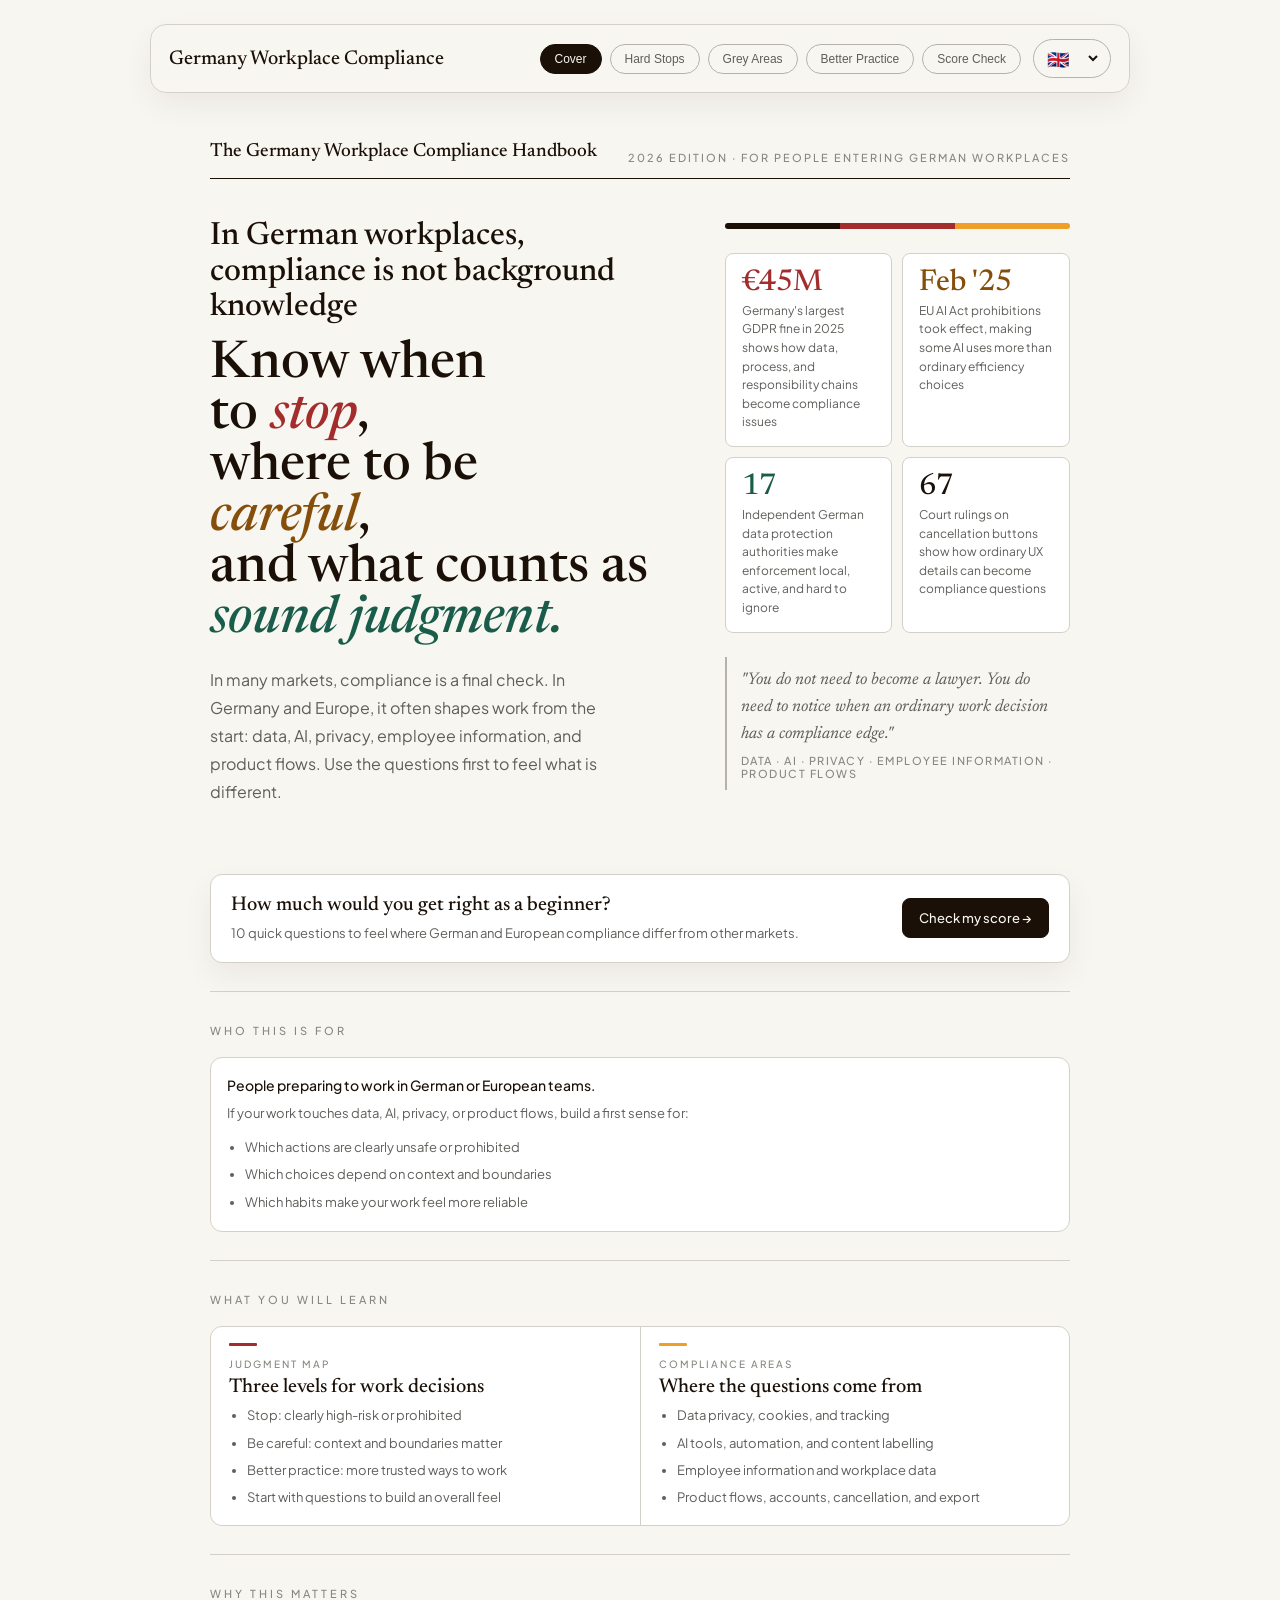
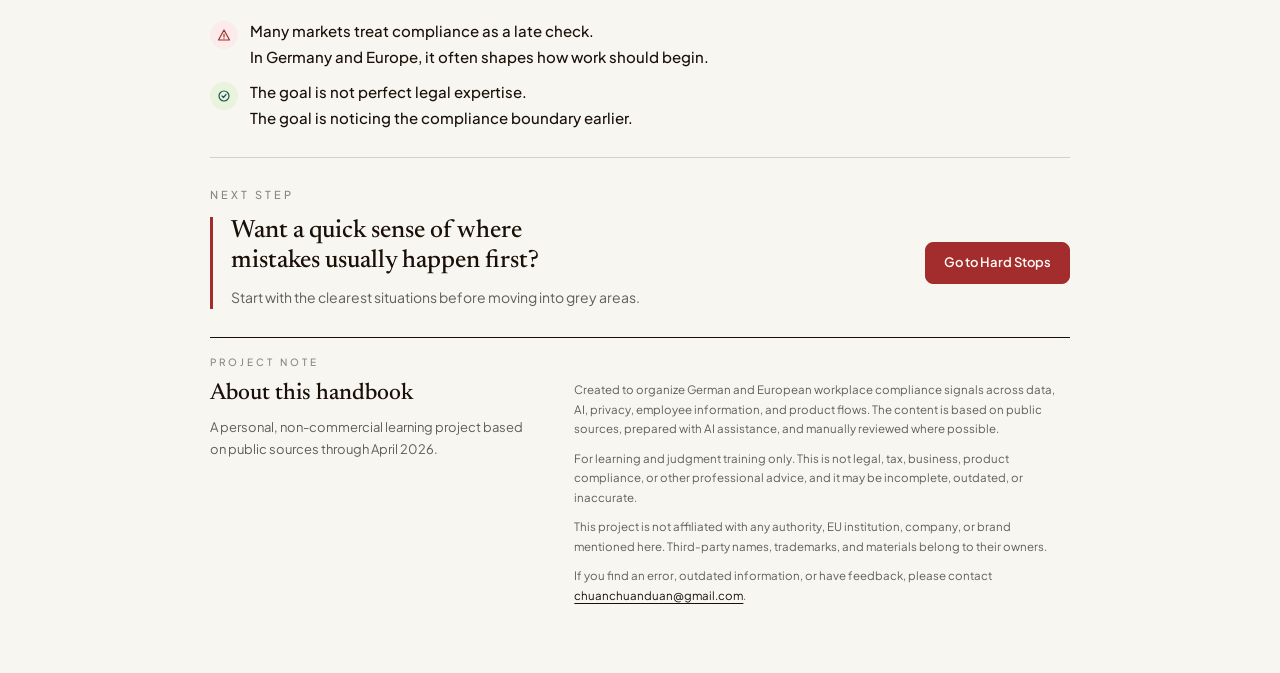
<file: index.html>
<!DOCTYPE html>
<html lang="en">
<head>
  <meta charset="UTF-8">
  <meta name="viewport" content="width=device-width, initial-scale=1.0">
  <title>Germany Workplace Compliance Handbook</title>
  <link rel="stylesheet" href="styles.css">
</head>
<body>
  <div class="product-shell page-product" data-book>
    <header class="product-nav">
      <div class="product-nav-inner">
        <button class="product-brand" type="button" data-book-jump="cover" data-i18n="brand">Germany Workplace Compliance</button>
        <div class="product-nav-actions">
          <nav class="product-links" aria-label="Handbook sections" data-i18n-aria-label="navAria">
            <button class="product-link is-active" type="button" data-book-jump="cover" data-i18n="nav.cover">Cover</button>
            <button class="product-link" type="button" data-book-jump="red" data-i18n="nav.red">Hard Stops</button>
            <button class="product-link" type="button" data-book-jump="orange" data-i18n="nav.orange">Grey Areas</button>
            <button class="product-link" type="button" data-book-jump="green" data-i18n="nav.green">Better Practice</button>
            <button class="product-link" type="button" data-book-jump="quiz" data-i18n="nav.quiz">Score Check</button>
          </nav>
          <label class="language-picker" aria-label="Language" data-i18n-aria-label="languageAria">
            <select class="language-select" data-language-select aria-label="Language" data-i18n-aria-label="languageAria">
              <option value="en">🇬🇧</option>
              <option value="zh">🇨🇳</option>
            </select>
          </label>
        </div>
      </div>
    </header>

    <div class="book-frame">
      <main class="book-viewport">
        <section id="cover" class="product-section book-page is-active" data-book-page="cover" data-book-title="Cover" data-book-title-key="nav.cover" data-book-index="1">
          <div class="cover">

  <div class="masthead">
    <div class="masthead-title">The Germany Workplace Compliance Handbook</div>
    <div class="masthead-meta">2026 Edition · For People Entering German Workplaces</div>
  </div>

  <div class="hero-block">
    <div class="hero-left">
      <h1 class="cover-title">In German workplaces, compliance is not background knowledge</h1>
      <h2 class="hero-headline">
        Know when<br>
        to <em>stop</em>,<br>
        where to be<br>
        <em class="orange-em">careful</em>,<br>
        and what counts as<br>
        <span class="green-em">sound judgment.</span>
      </h2>
      <div class="hero-deck">
        In many markets, compliance is a final check. In Germany and Europe, it often shapes work from the start: data, AI, privacy, employee information, and product flows. Use the questions first to feel what is different.
      </div>
    </div>

    <div class="hero-right">
      <div class="flag-strip">
        <div class="flag-black"></div>
        <div class="flag-red"></div>
        <div class="flag-gold"></div>
      </div>

      <div class="stat-grid">
        <div class="stat-box">
          <div class="stat-n red">€45M</div>
          <div class="stat-desc">Germany's largest GDPR fine in 2025 shows how data, process, and responsibility chains become compliance issues</div>
        </div>
        <div class="stat-box">
          <div class="stat-n amber">Feb '25</div>
          <div class="stat-desc">EU AI Act prohibitions took effect, making some AI uses more than ordinary efficiency choices</div>
        </div>
        <div class="stat-box">
          <div class="stat-n green">17</div>
          <div class="stat-desc">Independent German data protection authorities make enforcement local, active, and hard to ignore</div>
        </div>
        <div class="stat-box">
          <div class="stat-n dark">67</div>
          <div class="stat-desc">Court rulings on cancellation buttons show how ordinary UX details can become compliance questions</div>
        </div>
      </div>

      <div class="quote-block">
        <div class="quote-text">"You do not need to become a lawyer. You do need to notice when an ordinary work decision has a compliance edge."</div>
        <div class="quote-attr">Data · AI · privacy · employee information · product flows</div>
      </div>
    </div>
  </div>

  <div class="pretest-section">
    <div class="pretest-card">
      <div class="pretest-copy">
        <div class="pretest-title">How much would you get right as a beginner?</div>
        <div class="pretest-sub">10 quick questions to feel where German and European compliance differ from other markets.</div>
      </div>
      <button class="pretest-button" type="button" data-pretest-open>Check my score →</button>
    </div>
  </div>

  <div class="for-you-section">
    <div class="section-label">Who this is for</div>
    <div class="persona-grid compact-single">
      <div class="persona-card">
        <div class="persona-role">People preparing to work in German or European teams.</div>
        <div class="persona-pain">If your work touches data, AI, privacy, or product flows, build a first sense for:</div>
        <ul class="compact-list">
          <li>Which actions are clearly unsafe or prohibited</li>
          <li>Which choices depend on context and boundaries</li>
          <li>Which habits make your work feel more reliable</li>
        </ul>
      </div>
    </div>
  </div>

  <div class="contents-section">
    <div class="section-label">What you will learn</div>
    <div class="contents-grid compact-two">

      <div class="contents-item">
        <div class="contents-line-top line-red"></div>
        <div class="contents-chapter">Judgment map</div>
        <div class="contents-name">Three levels for work decisions</div>
        <div class="contents-desc">
          <ul class="compact-list">
            <li>Stop: clearly high-risk or prohibited</li>
            <li>Be careful: context and boundaries matter</li>
            <li>Better practice: more trusted ways to work</li>
            <li>Start with questions to build an overall feel</li>
          </ul>
        </div>
      </div>

      <div class="contents-item">
        <div class="contents-line-top line-amber"></div>
        <div class="contents-chapter">Compliance areas</div>
        <div class="contents-name">Where the questions come from</div>
        <div class="contents-desc">
          <ul class="compact-list">
            <li>Data privacy, cookies, and tracking</li>
            <li>AI tools, automation, and content labelling</li>
            <li>Employee information and workplace data</li>
            <li>Product flows, accounts, cancellation, and export</li>
          </ul>
        </div>
      </div>

    </div>
  </div>

  <div class="why-section compact-why">
    <div class="why-left">
      <div class="section-label">Why this matters</div>
      <div class="why-list">

        <div class="why-item">
          <div class="why-icon icon-warn">
            <svg width="14" height="14" viewBox="0 0 14 14" fill="none"><path d="M7 2L12.5 12H1.5L7 2Z" stroke="#A32D2D" stroke-width="1.2" stroke-linejoin="round" fill="none"/><line x1="7" y1="6" x2="7" y2="9" stroke="#A32D2D" stroke-width="1.2" stroke-linecap="round"/><circle cx="7" cy="10.5" r="0.6" fill="#A32D2D"/></svg>
          </div>
          <div class="why-item-text">
            <div class="why-item-title">Many markets treat compliance as a late check.</div>
            <div class="why-item-desc">In Germany and Europe, it often shapes how work should begin.</div>
          </div>
        </div>

        <div class="why-item">
          <div class="why-icon icon-go">
            <svg width="14" height="14" viewBox="0 0 14 14" fill="none"><circle cx="7" cy="7" r="5" stroke="#1A5C4A" stroke-width="1.2" fill="none"/><path d="M5 7L6.5 8.5L9 5.5" stroke="#1A5C4A" stroke-width="1.2" stroke-linecap="round" stroke-linejoin="round"/></svg>
          </div>
          <div class="why-item-text">
            <div class="why-item-title">The goal is not perfect legal expertise.</div>
            <div class="why-item-desc">The goal is noticing the compliance boundary earlier.</div>
          </div>
        </div>

      </div>
    </div>
  </div>

  <div class="journey-next-section journey-next-red" data-journey-next="cover" aria-labelledby="cover-next-title">
    <div class="journey-next-label" data-localized-copy="cover.next.label">Next step</div>
    <div class="journey-next-main">
      <div class="journey-next-copy">
        <div class="journey-next-title" id="cover-next-title" data-localized-copy="cover.next.title">Want a quick sense of where mistakes usually happen first?</div>
        <div class="journey-next-support" data-localized-copy="cover.next.support">Start with the clearest situations before moving into grey areas.</div>
      </div>
      <button class="journey-next-button" type="button" data-book-jump="red" data-localized-copy="cover.next.button">Go to Hard Stops</button>
    </div>
  </div>

  <div class="pretest-modal" data-pretest-modal hidden aria-hidden="true">
    <div class="pretest-modal-backdrop" data-pretest-close></div>
    <div class="pretest-dialog" role="dialog" aria-modal="true" aria-label="German workplace compliance score check">
      <button class="pretest-close" type="button" data-pretest-close aria-label="Close pretest">×</button>
      <iframe class="pretest-frame" data-pretest-frame data-src="pretest.html" title="German workplace compliance score check"></iframe>
    </div>
  </div>

</div>
        </section>

        <section id="red" class="product-section book-page" data-book-page="red" data-book-title="Hard Stops" data-book-title-key="nav.red" data-book-index="2">
          <div class="chapter-meta-row">
            <div class="section-kicker" data-i18n="chapter.1">Chapter 1</div>
            <div class="chapter-meta" data-localized-copy="red.meta">Germany · Workplace Compliance · Hard Stops 2026</div>
          </div>
          <div data-localized-content="en">
            <div class="handbook chapter-handbook" data-tabs data-chapter="red">
  <div class="hero">
    <div class="hero-copy">
      <div class="hero-title">Hard stops you should<br><em>recognize at work</em></div>
      <div class="hero-sub">Clear prohibitions and high-risk blockers. A normal work or product decision can trigger fines, injunctions, criminal liability, or immediate review. The goal is to recognize the boundary early.</div>
    </div>
  </div>

  <div class="nav-pills">
    <div class="pill active" role="button" tabindex="0" data-tab-button="data">Data & privacy</div>
    <div class="pill" role="button" tabindex="0" data-tab-button="ai">AI prohibitions</div>
    <div class="pill" role="button" tabindex="0" data-tab-button="fin">Financial services</div>
    <div class="pill" role="button" tabindex="0" data-tab-button="med">Medical & health</div>
    <div class="pill" role="button" tabindex="0" data-tab-button="labor">Labor & HR</div>
    <div class="pill" role="button" tabindex="0" data-tab-button="consumer">Consumer protection</div>
  </div>

  <!-- DATA -->
  <div class="section visible" data-tab-panel="data">
    <div class="section-intro">
      Germany has <strong>17 independent data protection authorities</strong>, creating one of Europe's most decentralised and active enforcement landscapes. The combination of GDPR, BDSG, and TDDDG creates overlapping obligations where a single product decision can trigger simultaneous violations. A 2025 BfDI case against Vodafone alone produced <strong>€45M in GDPR fines</strong>.
    </div>
    <div class="cards">

      <div class="card" onclick="toggleCard(this)">
        <div class="card-header">
          <div class="card-left">
            <div class="card-number">RED LINE 01</div>
            <div class="card-title">Processing personal data without a valid legal basis</div>
          </div>
          <div class="card-tag tag-data">Data & Privacy</div>
          <svg class="chevron" viewBox="0 0 16 16" fill="none"><path d="M4 6l4 4 4-4" stroke="currentColor" stroke-width="1.5" stroke-linecap="round"/></svg>
        </div>
        <div class="card-body">
          <div class="what-block">
            <div class="what-title">What is prohibited</div>
            <div class="what-text">Collecting, storing, or using personal data without one of the six GDPR legal bases: consent, contract, legal obligation, vital interests, public task, or legitimate interest. <strong>Advertising profiling cannot rely on "legitimate interest"</strong> — German DPAs consistently reject this. Hannoversche Volksbank was fined €900K for exactly this: using customer data for digital affinity scoring under a "legitimate interest" claim.</div>
          </div>
          <div class="law-ref">
            <span class="law-tag">GDPR Art. 5/6</span>
            <span class="law-tag">BDSG §42</span>
            <span class="law-tag">GDPR Art. 9 (sensitive data)</span>
          </div>
          <div class="penalty-row">
            <div class="penalty-box">
              <div class="penalty-label">Administrative fine</div>
              <div class="penalty-val">€20M</div>
              <div class="penalty-sub">or 4% of global annual revenue — whichever is higher</div>
            </div>
            <div class="penalty-box">
              <div class="penalty-label">Criminal liability</div>
              <div class="penalty-val">3 years</div>
              <div class="penalty-sub">imprisonment for wilful commercial-scale violations (BDSG §42)</div>
            </div>
          </div>
          <div class="who-block">
            <div class="who-title">Who must pay attention</div>
            <div class="who-tags">
              <span class="who-tag">All product types</span>
              <span class="who-tag">Analytics teams</span>
              <span class="who-tag">Growth/marketing</span>
              <span class="who-tag">AI/ML training pipelines</span>
            </div>
          </div>
          <div class="case-block">
            <div class="case-co">Vodafone GmbH · 2025 · €45M <a class="source-link" href="https://www.bfdi.bund.de/SharedDocs/Pressemitteilungen/EN/2025/06_Geldbu%C3%9Fe-Vodafone.html" target="_blank" rel="noopener">Source</a></div>
            <div class="case-text">BfDI imposed two fines totalling €45M on Vodafone. <strong>€30M</strong> related to authentication deficiencies around MeinVodafone and hotline use that enabled unauthorized eSIM access. <strong>€15M</strong> related to inadequate review and monitoring of partner agencies. Lesson: the controller is responsible for the entire chain.</div>
          </div>
          <div class="case-block">
            <div class="case-co">Deutsche Wohnen SE · Berlin DPA · €14.4M <a class="source-link" href="https://curia.europa.eu/jcms/upload/docs/application/pdf/2023-12/cp230184en.pdf" target="_blank" rel="noopener">Source</a></div>
            <div class="case-text">Housing company fined for storing tenant personal data in an archiving system that couldn't delete outdated records. <strong>Inability to delete = GDPR violation.</strong> ECJ in C-807/21 confirmed fines can be based on group-wide global revenue — dramatically raising the ceiling.</div>
          </div>
        </div>
      </div>

      <div class="card" onclick="toggleCard(this)">
        <div class="card-header">
          <div class="card-left">
            <div class="card-number">RED LINE 02</div>
            <div class="card-title">Placing non-essential cookies or trackers without prior opt-in consent</div>
          </div>
          <div class="card-tag tag-data">Data & Privacy</div>
          <svg class="chevron" viewBox="0 0 16 16" fill="none"><path d="M4 6l4 4 4-4" stroke="currentColor" stroke-width="1.5" stroke-linecap="round"/></svg>
        </div>
        <div class="card-body">
          <div class="what-block">
            <div class="what-title">What is prohibited</div>
            <div class="what-text">Loading analytics, advertising, or tracking scripts <strong>before</strong> the user gives explicit opt-in consent. This includes Google Tag Manager itself — the VG Hannover ruled in March 2025 that GTM loading before consent violates TDDDG §25. A "Reject all" button must be <strong>equally prominent</strong> as "Accept all." Pre-ticked boxes and asymmetric button design are illegal.</div>
          </div>
          <div class="law-ref">
            <span class="law-tag">TDDDG §25</span>
            <span class="law-tag">GDPR Art. 6/7</span>
            <span class="law-tag">BGH Planet49 (2020)</span>
            <span class="law-tag">VG Hannover (2025)</span>
          </div>
          <div class="penalty-row">
            <div class="penalty-box">
              <div class="penalty-label">TDDDG fine</div>
              <div class="penalty-val">€300K</div>
              <div class="penalty-sub">per violation, stacked with GDPR fines</div>
            </div>
            <div class="penalty-box">
              <div class="penalty-label">GDPR stacked</div>
              <div class="penalty-val">€20M+</div>
              <div class="penalty-sub">or 4% revenue if data transferred without consent</div>
            </div>
          </div>
          <div class="who-block">
            <div class="who-title">Who must pay attention</div>
            <div class="who-tags">
              <span class="who-tag">All consumer-facing products</span>
              <span class="who-tag">Marketing engineers</span>
              <span class="who-tag">Product analytics</span>
              <span class="who-tag">B2B SaaS with public marketing sites</span>
            </div>
          </div>
          <div class="case-block">
            <div class="case-co">VG Hannover ruling · March 2025 <a class="source-link" href="https://gdprhub.eu/index.php?title=VG_Hannover_-_10_A_5385%2F22" target="_blank" rel="noopener">Source</a></div>
            <div class="case-text">German administrative court ruled that <strong>Google Tag Manager itself requires explicit user consent</strong> before loading — because loading GTM contacts Google's servers and transmits IP address and device data. Affects any site using GTM without a compliant CMP firing it post-consent only.</div>
          </div>
        </div>
      </div>

      <div class="card" onclick="toggleCard(this)">
        <div class="card-header">
          <div class="card-left">
            <div class="card-number">RED LINE 03</div>
            <div class="card-title">Transferring data to third countries without adequate safeguards</div>
          </div>
          <div class="card-tag tag-data">Data & Privacy</div>
          <svg class="chevron" viewBox="0 0 16 16" fill="none"><path d="M4 6l4 4 4-4" stroke="currentColor" stroke-width="1.5" stroke-linecap="round"/></svg>
        </div>
        <div class="card-body">
          <div class="what-block">
            <div class="what-title">What is prohibited</div>
            <div class="what-text">Transferring personal data outside the EEA without a valid transfer mechanism. The EU-US Data Privacy Framework is currently valid, and the General Court dismissed an annulment action in September 2025; however, appeal risk and future legal or political changes remain possible. German buyers and DPAs may still expect practical "exit strategies" from critical US cloud dependency. Transfers to China, India, and other non-adequacy countries require SCCs plus a Transfer Impact Assessment.</div>
          </div>
          <div class="law-ref">
            <span class="law-tag">GDPR Art. 44–49</span>
            <span class="law-tag">BDSG §42</span>
            <span class="law-tag">EU-US DPF (currently valid)</span>
          </div>
          <div class="penalty-row">
            <div class="penalty-box">
              <div class="penalty-label">Administrative fine</div>
              <div class="penalty-val">€20M</div>
              <div class="penalty-sub">or 4% global revenue</div>
            </div>
            <div class="penalty-box">
              <div class="penalty-label">Criminal exposure</div>
              <div class="penalty-val">3 years</div>
              <div class="penalty-sub">imprisonment for wilful illegal transfer (BDSG §42)</div>
            </div>
          </div>
          <div class="who-block">
            <div class="who-title">Who must pay attention</div>
            <div class="who-tags">
              <span class="who-tag">B2B SaaS on US cloud</span>
              <span class="who-tag">HR tech (employee data to US)</span>
              <span class="who-tag">Analytics using US vendors</span>
              <span class="who-tag">AI products with US model providers</span>
            </div>
          </div>
          <div class="case-block">
            <div class="case-co">Meta / Facebook Ireland · €1.2B (Ireland DPA, 2023) <a class="source-link" href="https://www.edpb.europa.eu/news/news/2023/12-billion-euro-fine-facebook-result-edpb-binding-decision_lv" target="_blank" rel="noopener">Source</a></div>
            <div class="case-text">Largest GDPR fine ever for <strong>systematic transfer of EU user data to US servers</strong> without adequate safeguards post-Schrems II. The DPF that followed Privacy Shield remains valid for certified organisations, but this case shows why transfer mechanisms and fallback plans still matter.</div>
          </div>
        </div>
      </div>

    </div>
  </div>

  <!-- AI -->
  <div class="section" data-tab-panel="ai">
    <div class="section-intro">
      The EU AI Act's <strong>absolute prohibitions (Art. 5) took effect 2 February 2025</strong>. Maximum fine: €35M or 7% of global annual revenue. These are not compliance requirements — they are criminal-code-level prohibitions where <strong>the practice itself is banned</strong>, not merely subject to conditions.
    </div>
    <div class="cards">

      <div class="card" onclick="toggleCard(this)">
        <div class="card-header">
          <div class="card-left">
            <div class="card-number">RED LINE 04</div>
            <div class="card-title">AI emotion recognition in workplaces or educational institutions</div>
          </div>
          <div class="card-tag tag-ai">EU AI Act</div>
          <svg class="chevron" viewBox="0 0 16 16" fill="none"><path d="M4 6l4 4 4-4" stroke="currentColor" stroke-width="1.5" stroke-linecap="round"/></svg>
        </div>
        <div class="card-body">
          <div class="what-block">
            <div class="what-title">What is prohibited</div>
            <div class="what-text">Any AI system that infers the emotional states of employees or students via cameras, voice analysis, biometric signals, or physiological data — regardless of stated purpose. Banned applications include: call centre stress-tracking tools, recruitment video interview emotion scoring, student attention inference from webcam feeds, online proctoring emotional flagging, and HR dashboards aggregating "mood signals." <strong>The narrow exception is genuine medical or safety-critical use only.</strong></div>
          </div>
          <div class="law-ref">
            <span class="law-tag">EU AI Act Art. 5(1)(f)</span>
            <span class="law-tag">In force: 2 Feb 2025</span>
          </div>
          <div class="penalty-row">
            <div class="penalty-box">
              <div class="penalty-label">Maximum fine</div>
              <div class="penalty-val">€35M</div>
              <div class="penalty-sub">or 7% of global annual turnover</div>
            </div>
            <div class="penalty-box">
              <div class="penalty-label">Enforcement body</div>
              <div class="penalty-val">BNetzA</div>
              <div class="penalty-sub">Bundesnetzagentur — coordinating Annex III AI Act market surveillance where no existing sector structure applies</div>
            </div>
          </div>
          <div class="who-block">
            <div class="who-title">Who must pay attention</div>
            <div class="who-tags">
              <span class="who-tag">HR tech / recruitment AI</span>
              <span class="who-tag">EdTech / online proctoring</span>
              <span class="who-tag">Call centre software</span>
              <span class="who-tag">Workforce analytics</span>
              <span class="who-tag">Employee wellbeing apps</span>
            </div>
          </div>
          <div class="case-block">
            <div class="case-co">HireVue · ongoing regulatory scrutiny <a class="source-link" href="https://ai-act-service-desk.ec.europa.eu/en/faq" target="_blank" rel="noopener">Source</a></div>
            <div class="case-text">HireVue's video interview AI analysed facial expressions, tone of voice, and word choice to score candidates. The company removed facial analysis in 2021 under regulatory pressure. <strong>Under EU AI Act Art. 5(1)(f), the facial/voice emotion scoring component would be an absolute prohibition in EU deployments</strong> — not a feature requiring additional safeguards, but a feature that cannot exist.</div>
          </div>
        </div>
      </div>

      <div class="card" onclick="toggleCard(this)">
        <div class="card-header">
          <div class="card-left">
            <div class="card-number">RED LINE 05</div>
            <div class="card-title">AI social scoring systems — rating people based on behaviour or personal characteristics</div>
          </div>
          <div class="card-tag tag-ai">EU AI Act</div>
          <svg class="chevron" viewBox="0 0 16 16" fill="none"><path d="M4 6l4 4 4-4" stroke="currentColor" stroke-width="1.5" stroke-linecap="round"/></svg>
        </div>
        <div class="card-body">
          <div class="what-block">
            <div class="what-title">What is prohibited</div>
            <div class="what-text">AI systems that evaluate or classify individuals based on social behaviour or personal characteristics and use that classification to cause detrimental treatment in <strong>unrelated contexts</strong>, or treatment disproportionate to the original behaviour. Prohibited examples: a rental platform assigning a "trust score" from social media activity to deny housing; an employer rating "cultural fit" from online behaviour history; a credit product using personality trait inference. <strong>Applies to both public and private entities.</strong></div>
          </div>
          <div class="law-ref">
            <span class="law-tag">EU AI Act Art. 5(1)(c)</span>
            <span class="law-tag">GDPR Art. 22</span>
            <span class="law-tag">In force: 2 Feb 2025</span>
          </div>
          <div class="penalty-row">
            <div class="penalty-box">
              <div class="penalty-label">Maximum fine</div>
              <div class="penalty-val">€35M</div>
              <div class="penalty-sub">or 7% of global annual turnover</div>
            </div>
            <div class="penalty-box">
              <div class="penalty-label">Additional exposure</div>
              <div class="penalty-val">€20M</div>
              <div class="penalty-sub">GDPR Art. 22 automated decision-making stacked on top</div>
            </div>
          </div>
          <div class="who-block">
            <div class="who-title">Who must pay attention</div>
            <div class="who-tags">
              <span class="who-tag">Marketplace platforms</span>
              <span class="who-tag">Credit scoring AI</span>
              <span class="who-tag">Tenant screening</span>
              <span class="who-tag">Insurance underwriting AI</span>
              <span class="who-tag">Platform reputation systems</span>
            </div>
          </div>
          <div class="case-block">
            <div class="case-co">SCHUFA Holding · CJEU C-634/21 · December 2023 <a class="source-link" href="https://dpcuria.eu/details?reference=C-634%2F21" target="_blank" rel="noopener">Source</a></div>
            <div class="case-text">Landmark ruling: SCHUFA's automated credit scores constitute "automated individual decision-making" under GDPR Art. 22 — even though the bank makes the final lending decision — because the score is "determinative in practice." Combined with AI Act Art. 5(1)(c), <strong>any scoring system that classifies people and influences consequential decisions is now under dual-regulation scrutiny.</strong></div>
          </div>
        </div>
      </div>

      <div class="card" onclick="toggleCard(this)">
        <div class="card-header">
          <div class="card-left">
            <div class="card-number">RED LINE 06</div>
            <div class="card-title">Scraping faces from the internet to build biometric databases</div>
          </div>
          <div class="card-tag tag-ai">EU AI Act</div>
          <svg class="chevron" viewBox="0 0 16 16" fill="none"><path d="M4 6l4 4 4-4" stroke="currentColor" stroke-width="1.5" stroke-linecap="round"/></svg>
        </div>
        <div class="card-body">
          <div class="what-block">
            <div class="what-title">What is prohibited</div>
            <div class="what-text">Creating or expanding facial recognition databases by indiscriminately scraping facial images from the internet or CCTV footage. This is Clearview AI's core business model — and it is an absolute prohibition under EU AI Act Art. 5(1)(e). Also prohibited: real-time remote biometric identification in public spaces for law enforcement (Art. 5(1)(h)), except in narrowly defined emergencies with prior judicial authorisation.</div>
          </div>
          <div class="law-ref">
            <span class="law-tag">EU AI Act Art. 5(1)(e)</span>
            <span class="law-tag">EU AI Act Art. 5(1)(h)</span>
            <span class="law-tag">GDPR Art. 9 (biometric data)</span>
          </div>
          <div class="penalty-row">
            <div class="penalty-box">
              <div class="penalty-label">Maximum fine</div>
              <div class="penalty-val">€35M</div>
              <div class="penalty-sub">or 7% global revenue</div>
            </div>
            <div class="penalty-box">
              <div class="penalty-label">Clearview precedent</div>
              <div class="penalty-val">~€100M</div>
              <div class="penalty-sub">cumulative EU fines before AI Act — now the floor, not ceiling</div>
            </div>
          </div>
          <div class="who-block">
            <div class="who-title">Who must pay attention</div>
            <div class="who-tags">
              <span class="who-tag">Facial recognition providers</span>
              <span class="who-tag">Security/surveillance software</span>
              <span class="who-tag">AI training data companies</span>
              <span class="who-tag">Computer vision products</span>
            </div>
          </div>
          <div class="case-block">
            <div class="case-co">Clearview AI · Dutch DPA · €30.5M (2024) + ongoing <a class="source-link" href="https://techcrunch.com/2024/09/03/clearview-ai-hit-with-its-largest-gdpr-fine-yet-as-dutch-regulator-considers-holding-execs-personally-liable/" target="_blank" rel="noopener">Dutch DPA</a> <a class="source-link" href="https://www.edpb.europa.eu/news/national-news/2022/french-sa-fines-clearview-ai-eur-20-million_pl" target="_blank" rel="noopener">CNIL</a> <a class="source-link" href="https://www.edpb.europa.eu/news/national-news/2022/facial-recognition-italian-sa-fines-clearview-ai-eur-20-million_de" target="_blank" rel="noopener">Garante</a></div>
            <div class="case-text">Dutch DPA fined Clearview €30.5M plus €5.1M for continued violations, French CNIL €20M, Italian Garante €20M — all before the AI Act took effect. <strong>Post-February 2025, Clearview's business model is not merely heavily fined but absolutely prohibited under EU law.</strong> Dutch DPA explored holding executives personally liable when the company refused to pay.</div>
          </div>
        </div>
      </div>

    </div>
  </div>

  <!-- FINANCIAL -->
  <div class="section" data-tab-panel="fin">
    <div class="section-intro">
      BaFin is one of Europe's assertive financial regulators. Operating financial services without a licence is not a civil matter in Germany — <strong>it can be a criminal offence carrying up to 5 years imprisonment</strong>. In 2025, BaFin continued active AML enforcement, including a €3.3M administrative fine against Varengold Bank AG for systematically late suspicious transaction reports.
    </div>
    <div class="cards">

      <div class="card" onclick="toggleCard(this)">
        <div class="card-header">
          <div class="card-left">
            <div class="card-number">RED LINE 07</div>
            <div class="card-title">Embedding payment or lending features without a BaFin licence</div>
          </div>
          <div class="card-tag tag-fin">Financial Services</div>
          <svg class="chevron" viewBox="0 0 16 16" fill="none"><path d="M4 6l4 4 4-4" stroke="currentColor" stroke-width="1.5" stroke-linecap="round"/></svg>
        </div>
        <div class="card-body">
          <div class="what-block">
            <div class="what-title">What is prohibited</div>
            <div class="what-text">Operating payment services, deposit-taking, credit provision, investment advice, or crypto-asset services in Germany without the appropriate BaFin authorisation. <strong>BaFin applies substance-over-form</strong>: even if you call your product a "marketplace tool" or "financial wellness feature," if it moves money, holds deposits, or provides credit decisions, a licence is required. Embedding a licensed partner's product does not automatically exempt you — BaFin assesses who controls the customer relationship.</div>
          </div>
          <div class="law-ref">
            <span class="law-tag">KWG §32 / §54</span>
            <span class="law-tag">ZAG §10 / §63</span>
            <span class="law-tag">MiCA (from Dec 2024)</span>
            <span class="law-tag">KWG §54a (CEO liability)</span>
          </div>
          <div class="penalty-row">
            <div class="penalty-box">
              <div class="penalty-label">Criminal sentence</div>
              <div class="penalty-val">5 years</div>
              <div class="penalty-sub">imprisonment for wilful unlicensed operation (KWG §54)</div>
            </div>
            <div class="penalty-box">
              <div class="penalty-label">CEO personal liability</div>
              <div class="penalty-val">5 years</div>
              <div class="penalty-sub">if CEO ignores BaFin remediation order causing systemic risk (KWG §54a)</div>
            </div>
          </div>
          <div class="who-block">
            <div class="who-title">Who must pay attention</div>
            <div class="who-tags">
              <span class="who-tag">Fintech founders</span>
              <span class="who-tag">Embedded finance products</span>
              <span class="who-tag">BNPL features</span>
              <span class="who-tag">Crypto/DeFi interfaces</span>
              <span class="who-tag">Robo-advisors</span>
            </div>
          </div>
          <div class="case-block">
            <div class="case-co">N26 Bank · BaFin · 2021–2025 (ongoing) <a class="source-link" href="https://www.bafin.de/SharedDocs/Veroeffentlichungen/EN/Pressemitteilung/2021/pm_211109_N26_Massnahmen_und_Sonderbeauftragter_en.html?cms_expanded=true" target="_blank" rel="noopener">Source</a></div>
            <div class="case-text">Berlin neobank fined €4.25M in 2021, then €9.2M in 2024 for late suspicious transaction reports. BaFin also imposed a temporary new-customer growth cap and a special monitor. The exact commercial impact is company-specific, but the case shows that AML remediation can affect growth, governance, and capital planning, not just fines.</div>
          </div>
          <div class="case-block">
            <div class="case-co">Varengold Bank AG · BaFin · €3.3M · 2025 <a class="source-link" href="https://www.bafin.de/SharedDocs/Veroeffentlichungen/EN/Massnahmen/60b_KWG_84_WpIG_und_57_GwG/neu/meldung_2025_09_15_Varengold_Bank_AG_en.html?cms_expanded=true" target="_blank" rel="noopener">Source</a></div>
            <div class="case-text">BaFin found serious AML shortcomings and imposed a €3.3M administrative fine because Varengold had systematically failed to submit suspicious transaction reports within the prescribed period. The case is a cleaner 2025 public-source example of AML reporting failures becoming a supervisory matter.</div>
          </div>
        </div>
      </div>

    </div>
  </div>

  <!-- MEDICAL -->
  <div class="section" data-tab-panel="med">
    <div class="section-intro">
      Germany has an advanced digital health framework and strict software-as-medical-device enforcement. <strong>A single medical claim in your marketing copy can affect whether software is treated as a medical device.</strong> The criminal penalties under MPDG §92 can reach 10 years imprisonment for serious commercial violations endangering public health.
    </div>
    <div class="cards">

      <div class="card" onclick="toggleCard(this)">
        <div class="card-header">
          <div class="card-left">
            <div class="card-number">RED LINE 08</div>
            <div class="card-title">Marketing software as "diagnostic" or "therapeutic" without CE certification</div>
          </div>
          <div class="card-tag tag-med">Medical & Health</div>
          <svg class="chevron" viewBox="0 0 16 16" fill="none"><path d="M4 6l4 4 4-4" stroke="currentColor" stroke-width="1.5" stroke-linecap="round"/></svg>
        </div>
        <div class="card-body">
          <div class="what-block">
            <div class="what-title">What is prohibited</div>
            <div class="what-text">Placing software on the German market that <strong>claims to diagnose, monitor, predict, treat, or alleviate medical conditions</strong> without CE marking as a medical device (minimum Class IIa under MDR Rule 11). The trigger is the <em>intended purpose</em> communicated to users — a single marketing claim like "helps manage your diabetes" or "detects early signs of depression" reclassifies the app. Landing page copy, app store descriptions, and customer support scripts all count as "intended purpose" evidence.</div>
          </div>
          <div class="law-ref">
            <span class="law-tag">MDR Art. 20 / Rule 11</span>
            <span class="law-tag">MPDG §92</span>
            <span class="law-tag">MPDG §94</span>
          </div>
          <div class="penalty-row">
            <div class="penalty-box">
              <div class="penalty-label">Criminal sentence</div>
              <div class="penalty-val">3–10 years</div>
              <div class="penalty-sub">3yr standard · up to 10yr if commercial & endangers public health (MPDG §92 Verbrechen)</div>
            </div>
            <div class="penalty-box">
              <div class="penalty-label">Administrative fine</div>
              <div class="penalty-val">€30K</div>
              <div class="penalty-sub">per incident under MPDG §94, plus mandatory product recall</div>
            </div>
          </div>
          <div class="who-block">
            <div class="who-title">Who must pay attention</div>
            <div class="who-tags">
              <span class="who-tag">Health app founders</span>
              <span class="who-tag">Mental health tech</span>
              <span class="who-tag">Diagnostic AI products</span>
              <span class="who-tag">Wearable software</span>
              <span class="who-tag">Telehealth platforms</span>
            </div>
          </div>
          <div class="case-block">
            <div class="case-co">Ada Health · navigated correctly</div>
            <div class="case-text">Ada Health obtained CE Class IIa medical device certification for its clinical-facing product while keeping its consumer app explicitly positioned as a "health guide, not a diagnostic tool." <strong>The dual product strategy — regulated clinical tool + non-medical consumer app — is the correct structural response</strong> to Germany's strict intended-purpose doctrine. Companies that blur this line face enforcement action.</div>
          </div>
        </div>
      </div>

    </div>
  </div>

  <!-- LABOR -->
  <div class="section" data-tab-panel="labor">
    <div class="section-intro">
      Germany's works council system (Betriebsrat) gives employee representatives <strong>mandatory co-determination rights over any technology that can monitor employee behaviour</strong>. Deploying a tool without Betriebsrat consent doesn't just risk fines — the measure is <strong>automatically legally void</strong>. This applies even if monitoring isn't the tool's primary purpose.
    </div>
    <div class="cards">

      <div class="card" onclick="toggleCard(this)">
        <div class="card-header">
          <div class="card-left">
            <div class="card-number">RED LINE 09</div>
            <div class="card-title">Deploying employee monitoring tools without Betriebsrat written consent</div>
          </div>
          <div class="card-tag tag-labor">Labor & HR</div>
          <svg class="chevron" viewBox="0 0 16 16" fill="none"><path d="M4 6l4 4 4-4" stroke="currentColor" stroke-width="1.5" stroke-linecap="round"/></svg>
        </div>
        <div class="card-body">
          <div class="what-block">
            <div class="what-title">What is prohibited</div>
            <div class="what-text">Using any technical system that is <strong>objectively capable</strong> of monitoring employee behaviour or performance without prior Betriebsrat agreement (Betriebsvereinbarung). The BAG's 1975 "objective suitability" standard applies: <strong>actual monitoring intent is irrelevant</strong> — if the tool can monitor, consent is required. This covers: productivity tracking software, login/logout logging, email metadata analysis, GPS in company vehicles, Microsoft Viva Insights, AI-assisted performance dashboards, and ERP systems with detailed activity logs. BetrVG §95(2a) explicitly extends this to AI used for personnel selection criteria.</div>
          </div>
          <div class="law-ref">
            <span class="law-tag">BetrVG §87(1) Nr. 6</span>
            <span class="law-tag">BetrVG §95(2a)</span>
            <span class="law-tag">BDSG §26</span>
            <span class="law-tag">GDPR Art. 88</span>
          </div>
          <div class="penalty-row">
            <div class="penalty-box">
              <div class="penalty-label">Legal consequence</div>
              <div class="penalty-val">Void</div>
              <div class="penalty-sub">Deployment automatically legally void — injunction available to Betriebsrat immediately</div>
            </div>
            <div class="penalty-box">
              <div class="penalty-label">Criminal exposure</div>
              <div class="penalty-val">3 years</div>
              <div class="penalty-sub">imprisonment for systematic covert employee surveillance (BDSG §42)</div>
            </div>
          </div>
          <div class="who-block">
            <div class="who-title">Who must pay attention</div>
            <div class="who-tags">
              <span class="who-tag">HR tech product teams</span>
              <span class="who-tag">Enterprise SaaS with activity logging</span>
              <span class="who-tag">AI recruitment tools</span>
              <span class="who-tag">Workforce analytics</span>
              <span class="who-tag">Remote work monitoring</span>
            </div>
          </div>
          <div class="case-block">
            <div class="case-co">H&M · Hamburg DPA · €35.3M · 2020 <a class="source-link" href="https://www.edpb.europa.eu/news/national-news/2020/hamburg-commissioner-fines-hm-353-million-euro-data-protection-violations_cs" target="_blank" rel="noopener">Source</a></div>
            <div class="case-text">H&M's Nuremberg service centre systematically recorded employees' personal lives — vacation details, illness symptoms, family problems, religious beliefs — in a network drive accessible to 50+ managers, used for personnel decisions. <strong>Germany's largest GDPR fine at the time.</strong> Core violation: secret, systematic recording of employee data beyond any employment purpose. Employee data must be purpose-limited, minimised, and accessible only on a need-to-know basis.</div>
          </div>
        </div>
      </div>

    </div>
  </div>

  <!-- CONSUMER -->
  <div class="section" data-tab-panel="consumer">
    <div class="section-intro">
      Germany's consumer protection framework combines EU-level rules with German-specific requirements that regularly surprise international software companies. <strong>Missing a cancellation button makes your subscription terminable at will. Missing an Impressum triggers immediate legal warning letters.</strong> These are active, frequently enforced obligations — not theoretical risks.
    </div>
    <div class="cards">

      <div class="card" onclick="toggleCard(this)">
        <div class="card-header">
          <div class="card-left">
            <div class="card-number">RED LINE 10</div>
            <div class="card-title">No cancellation button for subscription contracts (Kündigungsbutton)</div>
          </div>
          <div class="card-tag tag-consumer">Consumer Protection</div>
          <svg class="chevron" viewBox="0 0 16 16" fill="none"><path d="M4 6l4 4 4-4" stroke="currentColor" stroke-width="1.5" stroke-linecap="round"/></svg>
        </div>
        <div class="card-body">
          <div class="what-block">
            <div class="what-title">What is prohibited</div>
            <div class="what-text">Any B2C subscription website that does not provide a <strong>permanently visible, two-click-accessible cancellation button</strong> labelled exactly "Jetzt kündigen" or equivalent. OLG Köln ruled in 2025 that a <strong>mandatory login before seeing the cancellation button is illegal</strong>. BGH ruled in May 2025 that even one-time contracts with automatic renewal require the button.</div>
          </div>
          <div class="law-ref">
            <span class="law-tag">BGB §312k</span>
            <span class="law-tag">OLG Köln (Jan 2025)</span>
            <span class="law-tag">BGH (May 2025)</span>
          </div>
          <div class="penalty-row">
            <div class="penalty-box">
              <div class="penalty-label">Legal consequence</div>
              <div class="penalty-val">Void</div>
              <div class="penalty-sub">Consumer can cancel at any time without notice period (BGB §312k(6))</div>
            </div>
            <div class="penalty-box">
              <div class="penalty-label">Warning letters</div>
              <div class="penalty-val">Immediate</div>
              <div class="penalty-sub">Consumer associations systematically audit — costs €2,000–10,000 per Abmahnung</div>
            </div>
          </div>
          <div class="who-block">
            <div class="who-title">Who must pay attention</div>
            <div class="who-tags">
              <span class="who-tag">All B2C subscription products</span>
              <span class="who-tag">SaaS with consumer tier</span>
              <span class="who-tag">Mobile app subscriptions</span>
              <span class="who-tag">Freemium-to-paid flows</span>
            </div>
          </div>
          <div class="case-block">
            <div class="case-co">BGB §312k · cancellation button case law <a class="source-link" href="https://www.gesetze-im-internet.de/bgb/__312k.html" target="_blank" rel="noopener">Law</a> <a class="source-link" href="https://www.wettbewerbszentrale.de/bgh-kuendigungsbutton-auch-fuer-vertraege-ohne-automatische-verlaengerung/" target="_blank" rel="noopener">BGH</a></div>
            <div class="case-text">§312k BGB has generated repeated litigation since 2022, including a 2025 BGH ruling clarifying that the button can be required even for fixed-term continuing contracts with one-time payment. Verbraucherschutz organisations actively audit subscription websites. <strong>Any consumer-facing subscription product operating in Germany without a compliant Kündigungsbutton is a serious litigation risk.</strong></div>
          </div>
        </div>
      </div>

      <div class="card" onclick="toggleCard(this)">
        <div class="card-header">
          <div class="card-left">
            <div class="card-number">RED LINE 11</div>
            <div class="card-title">Missing or incomplete Impressum (legal notice)</div>
          </div>
          <div class="card-tag tag-consumer">Consumer Protection</div>
          <svg class="chevron" viewBox="0 0 16 16" fill="none"><path d="M4 6l4 4 4-4" stroke="currentColor" stroke-width="1.5" stroke-linecap="round"/></svg>
        </div>
        <div class="card-body">
          <div class="what-block">
            <div class="what-title">What is prohibited</div>
            <div class="what-text">Operating a commercially active website in Germany without a complete Impressum accessible within two clicks from any page. Required fields: complete legal entity name, registered address (no PO boxes), email, phone number, legal form, registration court and number, VAT ID, named responsible person. TMG was replaced by DDG in May 2024 — many existing Impressums reference the wrong law and are technically non-compliant.</div>
          </div>
          <div class="law-ref">
            <span class="law-tag">DDG §5 (replaces TMG §5)</span>
            <span class="law-tag">UWG §5a</span>
            <span class="law-tag">In force: May 2024</span>
          </div>
          <div class="penalty-row">
            <div class="penalty-box">
              <div class="penalty-label">Abmahnung cost</div>
              <div class="penalty-val">€2–15K</div>
              <div class="penalty-sub">per warning letter from consumer protection organisations or competitors</div>
            </div>
            <div class="penalty-box">
              <div class="penalty-label">Repeated violation</div>
              <div class="penalty-val">€50K</div>
              <div class="penalty-sub">court-ordered fine for continued non-compliance after injunction</div>
            </div>
          </div>
          <div class="who-block">
            <div class="who-title">Who must pay attention</div>
            <div class="who-tags">
              <span class="who-tag">Every website targeting Germany</span>
              <span class="who-tag">Mobile apps with German users</span>
              <span class="who-tag">International companies with .de domains</span>
            </div>
          </div>
          <div class="case-block">
            <div class="case-co">Industry-wide · Abmahnindustrie</div>
            <div class="case-text">Germany has a well-established "Abmahnindustrie" — law firms that systematically scan websites for Impressum deficiencies and issue paid warning letters. <strong>Missing or incomplete Impressums are the single most common basis for commercial warning letters in German e-commerce.</strong> International companies launching German market operations routinely receive 2–5 Abmahnungen in their first year for Impressum issues alone.</div>
          </div>
        </div>
      </div>

    </div>
  </div>

  <div class="summary-bar">
    <div class="stat-item">
      <div class="stat-n">11</div>
      <div class="stat-label">Hard red lines across 6 regulatory domains</div>
    </div>
    <div class="stat-item">
      <div class="stat-n">€35M</div>
      <div class="stat-label">Maximum fine — EU AI Act prohibited practices</div>
    </div>
    <div class="stat-item">
      <div class="stat-n">10yr</div>
      <div class="stat-label">Maximum imprisonment — medical device fraud (MPDG §92)</div>
    </div>
  </div>
</div>
          </div>
          <div data-localized-content="zh" hidden>
            <div class="handbook chapter-handbook" data-tabs data-chapter="red">
  <div class="hero">
    <div class="hero-copy">
      <div class="hero-title">工作中要能立刻识别的<br><em>高风险边界</em></div>
      <div class="hero-sub">这些是明确禁止或高度危险的合规边界。一个看似普通的工作或产品决定，可能触发罚款、禁令、刑事责任或立即审查。目标不是背法条，而是更早看出哪里必须停下。</div>
    </div>
  </div>

  <div class="nav-pills">
    <div class="pill active" role="button" tabindex="0" data-tab-button="data">数据与隐私</div>
    <div class="pill" role="button" tabindex="0" data-tab-button="ai">AI 禁区</div>
    <div class="pill" role="button" tabindex="0" data-tab-button="fin">金融服务</div>
    <div class="pill" role="button" tabindex="0" data-tab-button="med">医疗与健康</div>
    <div class="pill" role="button" tabindex="0" data-tab-button="labor">劳动与人事</div>
    <div class="pill" role="button" tabindex="0" data-tab-button="consumer">消费者保护</div>
  </div>

  <!-- DATA -->
  <div class="section visible" data-tab-panel="data">
    <div class="section-intro">
      德国有 <strong>17 个独立数据保护监管机构</strong>，形成了欧洲最分散、也相当活跃的执法格局之一。GDPR、BDSG 和 TDDDG 叠加生效，意味着一个看似普通的产品决策，可能同时触发多项违规。仅 Vodafone 2025 年一案，就产生了 <strong>4500 万欧元 GDPR 罚款</strong>。
    </div>
    <div class="cards">

      <div class="card" onclick="toggleCard(this)">
        <div class="card-header">
          <div class="card-left">
            <div class="card-number">红线 01</div>
            <div class="card-title">没有合法依据就处理个人数据</div>
          </div>
          <div class="card-tag tag-data">数据与隐私</div>
          <svg class="chevron" viewBox="0 0 16 16" fill="none"><path d="M4 6l4 4 4-4" stroke="currentColor" stroke-width="1.5" stroke-linecap="round"/></svg>
        </div>
        <div class="card-body">
          <div class="what-block">
            <div class="what-title">禁止行为</div>
            <div class="what-text">如果没有 GDPR 规定的六种合法依据之一，你就不能收集、存储或使用个人数据。这六种依据包括：同意、合同履行、法律义务、重大利益、公共任务和合法利益。<strong>但广告画像通常不能依赖“合法利益”</strong>，德国监管机构长期明确反对这种做法。Hannoversche Volksbank 就因为以“合法利益”为由对客户做数字倾向评分，被罚 90 万欧元。</div>
          </div>
          <div class="law-ref">
            <span class="law-tag">GDPR Art. 5/6</span>
            <span class="law-tag">BDSG §42</span>
            <span class="law-tag">GDPR Art. 9 (sensitive data)</span>
          </div>
          <div class="penalty-row">
            <div class="penalty-box">
              <div class="penalty-label">行政罚款</div>
              <div class="penalty-val">€20M</div>
              <div class="penalty-sub">或全球年营收的 4%，取较高者</div>
            </div>
            <div class="penalty-box">
              <div class="penalty-label">刑事责任</div>
              <div class="penalty-val">3 年</div>
              <div class="penalty-sub">故意、商业规模违规可判监禁 3 年（BDSG §42）</div>
            </div>
          </div>
          <div class="who-block">
            <div class="who-title">谁必须注意</div>
            <div class="who-tags">
              <span class="who-tag">所有产品类型</span>
              <span class="who-tag">数据分析团队</span>
              <span class="who-tag">增长与营销</span>
              <span class="who-tag">AI/ML 训练流程</span>
            </div>
          </div>
          <div class="case-block">
            <div class="case-co">Vodafone GmbH · 2025 · €45M <a class="source-link" href="https://www.bfdi.bund.de/SharedDocs/Pressemitteilungen/EN/2025/06_Geldbu%C3%9Fe-Vodafone.html" target="_blank" rel="noopener">Source</a></div>
            <div class="case-text">德国联邦数据保护机构 BfDI 对 Vodafone 开出两张合计 4500 万欧元的罚单。其一，MeinVodafone 与热线组合使用中的认证缺陷导致未授权 eSIM 访问，被罚 <strong>3000 万欧元</strong>；其二，合作代理机构审核和监督不足，被罚 <strong>1500 万欧元</strong>。核心教训是：数据控制者要对整条链路负责。</div>
          </div>
          <div class="case-block">
            <div class="case-co">Deutsche Wohnen SE · Berlin DPA · €14.4M <a class="source-link" href="https://curia.europa.eu/jcms/upload/docs/application/pdf/2023-12/cp230184en.pdf" target="_blank" rel="noopener">Source</a></div>
            <div class="case-text">这家住房公司因为把租户数据存进一个无法删除过期资料的归档系统，被处以重罚。<strong>删不掉数据，本身就是 GDPR 违规。</strong> 欧盟法院在 C-807/21 中进一步确认，罚款可按集团全球营收计算，直接抬高上限。</div>
          </div>
        </div>
      </div>

      <div class="card" onclick="toggleCard(this)">
        <div class="card-header">
          <div class="card-left">
            <div class="card-number">红线 02</div>
            <div class="card-title">未获事前明示同意就放置非必要 Cookie 或追踪器</div>
          </div>
          <div class="card-tag tag-data">数据与隐私</div>
          <svg class="chevron" viewBox="0 0 16 16" fill="none"><path d="M4 6l4 4 4-4" stroke="currentColor" stroke-width="1.5" stroke-linecap="round"/></svg>
        </div>
        <div class="card-body">
          <div class="what-block">
            <div class="what-title">禁止行为</div>
            <div class="what-text">在用户明确选择同意之前，就提前加载分析、广告或追踪脚本，是不允许的。这里甚至包括 Google Tag Manager 本身。汉诺威行政法院在 2025 年 3 月裁定，若在用户同意前加载 GTM，就违反了 TDDDG §25。并且，“全部拒绝”按钮必须和“全部接受”一样显眼。预勾选框或故意做成不对称按钮样式，也都属于违法设计。</div>
          </div>
          <div class="law-ref">
            <span class="law-tag">TDDDG §25</span>
            <span class="law-tag">GDPR Art. 6/7</span>
            <span class="law-tag">BGH Planet49 (2020)</span>
            <span class="law-tag">VG Hannover (2025)</span>
          </div>
          <div class="penalty-row">
            <div class="penalty-box">
              <div class="penalty-label">TDDDG 罚款</div>
              <div class="penalty-val">€300K</div>
              <div class="penalty-sub">按次处罚，且可与 GDPR 罚款叠加</div>
            </div>
            <div class="penalty-box">
              <div class="penalty-label">GDPR 叠加</div>
              <div class="penalty-val">€20M+</div>
              <div class="penalty-sub">若数据在无同意情况下被传输，还可能叠加至营收 4%</div>
            </div>
          </div>
          <div class="who-block">
            <div class="who-title">谁必须注意</div>
            <div class="who-tags">
              <span class="who-tag">所有面向消费者的产品</span>
              <span class="who-tag">营销工程团队</span>
              <span class="who-tag">产品分析</span>
              <span class="who-tag">带官网的 B2B SaaS</span>
            </div>
          </div>
          <div class="case-block">
            <div class="case-co">汉诺威行政法院裁定 · 2025 年 3 月 <a class="source-link" href="https://gdprhub.eu/index.php?title=VG_Hannover_-_10_A_5385%2F22" target="_blank" rel="noopener">Source</a></div>
            <div class="case-text">德国行政法院裁定：<strong>Google Tag Manager 本身在加载前也需要明确用户同意</strong>，因为它一加载就会联系 Google 服务器并传输 IP 地址和设备数据。任何没有合规 CMP、并且未做到“同意后才触发 GTM”的网站，都会直接受影响。</div>
          </div>
        </div>
      </div>

      <div class="card" onclick="toggleCard(this)">
        <div class="card-header">
          <div class="card-left">
            <div class="card-number">红线 03</div>
            <div class="card-title">在没有充分保障措施时向第三国传输数据</div>
          </div>
          <div class="card-tag tag-data">数据与隐私</div>
          <svg class="chevron" viewBox="0 0 16 16" fill="none"><path d="M4 6l4 4 4-4" stroke="currentColor" stroke-width="1.5" stroke-linecap="round"/></svg>
        </div>
        <div class="card-body">
          <div class="what-block">
            <div class="what-title">禁止行为</div>
            <div class="what-text">如果没有合法的数据跨境传输机制，就不能把个人数据传出欧洲经济区。欧盟与美国的数据隐私框架目前仍有效，且欧盟普通法院已在 2025 年 9 月驳回一项撤销诉讼；但未来上诉、政治变化或新的挑战仍可能改变风险判断。德国客户和监管语境中，仍常会要求企业准备关键美国云服务的退出方案。向中国、印度及其他未获充分性认定国家传输数据，通常都需要 SCC 加上 Transfer Impact Assessment。</div>
          </div>
          <div class="law-ref">
            <span class="law-tag">GDPR Art. 44–49</span>
            <span class="law-tag">BDSG §42</span>
            <span class="law-tag">EU-US DPF (currently valid)</span>
          </div>
          <div class="penalty-row">
            <div class="penalty-box">
              <div class="penalty-label">行政罚款</div>
              <div class="penalty-val">€20M</div>
              <div class="penalty-sub">或全球营收的 4%</div>
            </div>
            <div class="penalty-box">
              <div class="penalty-label">刑事风险</div>
              <div class="penalty-val">3 年</div>
              <div class="penalty-sub">故意违法跨境传输，可判 3 年监禁（BDSG §42）</div>
            </div>
          </div>
          <div class="who-block">
            <div class="who-title">谁必须注意</div>
            <div class="who-tags">
              <span class="who-tag">部署在美国云上的 B2B SaaS</span>
              <span class="who-tag">HR 科技（员工数据传美）</span>
              <span class="who-tag">使用美国分析供应商</span>
              <span class="who-tag">接入美国模型供应商的 AI 产品</span>
            </div>
          </div>
          <div class="case-block">
            <div class="case-co">Meta / Facebook Ireland · €1.2B (Ireland DPA, 2023) <a class="source-link" href="https://www.edpb.europa.eu/news/news/2023/12-billion-euro-fine-facebook-result-edpb-binding-decision_lv" target="_blank" rel="noopener">Source</a></div>
            <div class="case-text">这是 GDPR 历史上最大的一张罚单，原因是 <strong>在 Schrems II 之后，Meta 仍系统性地把欧盟用户数据传到美国服务器，而没有足够保障措施</strong>。后续取代 Privacy Shield 的 DPF 目前仍有效，但该案说明，跨境传输机制和备用方案不能被当作形式文件。</div>
          </div>
        </div>
      </div>

    </div>
  </div>

  <!-- AI -->
  <div class="section" data-tab-panel="ai">
    <div class="section-intro">
      《欧盟 AI 法案》中的 <strong>绝对禁止条款（第 5 条）已于 2025 年 2 月 2 日生效</strong>。最高罚款可达 3500 万欧元，或全球年营收的 7%。这不是“满足条件就能做”的合规要求，而是<strong>行为本身就被禁止</strong>的高压线。
    </div>
    <div class="cards">

      <div class="card" onclick="toggleCard(this)">
        <div class="card-header">
          <div class="card-left">
            <div class="card-number">红线 04</div>
            <div class="card-title">在工作场所或教育机构中使用 AI 情绪识别</div>
          </div>
          <div class="card-tag tag-ai">欧盟 AI 法案</div>
          <svg class="chevron" viewBox="0 0 16 16" fill="none"><path d="M4 6l4 4 4-4" stroke="currentColor" stroke-width="1.5" stroke-linecap="round"/></svg>
        </div>
        <div class="card-body">
          <div class="what-block">
            <div class="what-title">禁止行为</div>
            <div class="what-text">任何通过摄像头、语音分析、生物识别信号或生理数据来推断员工或学生情绪状态的 AI 系统，都属于禁止范围，不管你对外声称它的用途是什么。典型禁例包括：客服压力追踪工具、招聘视频面试情绪打分、通过摄像头判断学生注意力、线上监考情绪标记，以及汇总“情绪信号”的 HR 仪表盘。<strong>唯一极窄的例外，是确属医疗或安全关键用途。</strong></div>
          </div>
          <div class="law-ref">
            <span class="law-tag">EU AI Act Art. 5(1)(f)</span>
            <span class="law-tag">生效：2025 年 2 月 2 日</span>
          </div>
          <div class="penalty-row">
            <div class="penalty-box">
              <div class="penalty-label">最高罚款</div>
              <div class="penalty-val">€35M</div>
              <div class="penalty-sub">或全球年营业额的 7%</div>
            </div>
            <div class="penalty-box">
              <div class="penalty-label">执法机构</div>
              <div class="penalty-val">BNetzA</div>
              <div class="penalty-sub">德国联邦网络局，在缺少既有行业监管结构的 Annex III 场景中协调 AI Act 市场监督</div>
            </div>
          </div>
          <div class="who-block">
            <div class="who-title">谁必须注意</div>
            <div class="who-tags">
              <span class="who-tag">HR 科技 / 招聘 AI</span>
              <span class="who-tag">教育科技 / 在线监考</span>
              <span class="who-tag">呼叫中心软件</span>
              <span class="who-tag">员工分析</span>
              <span class="who-tag">员工健康应用</span>
            </div>
          </div>
          <div class="case-block">
            <div class="case-co">HireVue · 持续监管审视中 <a class="source-link" href="https://ai-act-service-desk.ec.europa.eu/en/faq" target="_blank" rel="noopener">Source</a></div>
            <div class="case-text">HireVue 曾在视频面试中用 AI 分析面部表情、语音语调和措辞，为候选人打分。公司在监管压力下于 2021 年移除了面部分析功能。<strong>按照欧盟 AI 法案第 5(1)(f) 条，这类基于面部或语音的情绪打分，在欧盟部署时属于绝对禁止</strong>，不是“多加几层保护就能上线”的功能，而是根本不能存在。</div>
          </div>
        </div>
      </div>

      <div class="card" onclick="toggleCard(this)">
        <div class="card-header">
          <div class="card-left">
            <div class="card-number">红线 05</div>
            <div class="card-title">AI 社会评分系统：根据行为或个人特征给人打分</div>
          </div>
          <div class="card-tag tag-ai">欧盟 AI 法案</div>
          <svg class="chevron" viewBox="0 0 16 16" fill="none"><path d="M4 6l4 4 4-4" stroke="currentColor" stroke-width="1.5" stroke-linecap="round"/></svg>
        </div>
        <div class="card-body">
          <div class="what-block">
            <div class="what-title">禁止行为</div>
            <div class="what-text">如果 AI 根据一个人的社会行为或个人特征来评估、分类，并把这个分类结果用于<strong>无关场景中的不利对待</strong>，或者做出与原始行为明显不成比例的处理，这种系统就属于禁止范围。典型例子包括：租房平台根据社交媒体活动给你打“可信分”并拒绝出租；雇主根据线上行为历史评估“文化适配度”；信贷产品根据人格推断做授信判断。<strong>这条禁令同时适用于公共部门和私人企业。</strong></div>
          </div>
          <div class="law-ref">
            <span class="law-tag">EU AI Act Art. 5(1)(c)</span>
            <span class="law-tag">GDPR Art. 22</span>
            <span class="law-tag">生效：2025 年 2 月 2 日</span>
          </div>
          <div class="penalty-row">
            <div class="penalty-box">
              <div class="penalty-label">最高罚款</div>
              <div class="penalty-val">€35M</div>
              <div class="penalty-sub">或全球年营业额的 7%</div>
            </div>
            <div class="penalty-box">
              <div class="penalty-label">附加风险</div>
              <div class="penalty-val">€20M</div>
              <div class="penalty-sub">还可能叠加 GDPR 第 22 条自动决策处罚</div>
            </div>
          </div>
          <div class="who-block">
            <div class="who-title">谁必须注意</div>
            <div class="who-tags">
              <span class="who-tag">平台型产品</span>
              <span class="who-tag">信用评分 AI</span>
              <span class="who-tag">租客筛选</span>
              <span class="who-tag">保险核保 AI</span>
              <span class="who-tag">平台信誉系统</span>
            </div>
          </div>
          <div class="case-block">
            <div class="case-co">SCHUFA Holding · CJEU C-634/21 · December 2023 <a class="source-link" href="https://dpcuria.eu/details?reference=C-634%2F21" target="_blank" rel="noopener">Source</a></div>
            <div class="case-text">这是一个标志性判决：尽管最终贷款决定由银行作出，但 SCHUFA 的自动信用评分因为在实践中具有决定性影响，仍构成 GDPR 第 22 条下的“自动化个体决策”。再叠加 AI 法案第 5(1)(c) 条，<strong>任何对人分类并影响重要决策的评分系统，现在都处于双重监管审视之下。</strong></div>
          </div>
        </div>
      </div>

      <div class="card" onclick="toggleCard(this)">
        <div class="card-header">
          <div class="card-left">
            <div class="card-number">红线 06</div>
            <div class="card-title">从互联网抓取人脸，建立生物识别数据库</div>
          </div>
          <div class="card-tag tag-ai">欧盟 AI 法案</div>
          <svg class="chevron" viewBox="0 0 16 16" fill="none"><path d="M4 6l4 4 4-4" stroke="currentColor" stroke-width="1.5" stroke-linecap="round"/></svg>
        </div>
        <div class="card-body">
          <div class="what-block">
            <div class="what-title">禁止行为</div>
            <div class="what-text">通过大规模抓取互联网图片或监控画面来建立、扩充人脸识别数据库，是被直接禁止的。这正是 Clearview AI 的核心商业模式，而它已被欧盟 AI 法案第 5(1)(e) 条明确列为绝对禁止行为。另一个被禁的做法，是执法机构在公共空间进行实时远程生物识别（第 5(1)(h) 条），除非属于极窄范围内、且已获得司法授权的紧急情形。</div>
          </div>
          <div class="law-ref">
            <span class="law-tag">EU AI Act Art. 5(1)(e)</span>
            <span class="law-tag">EU AI Act Art. 5(1)(h)</span>
            <span class="law-tag">GDPR Art. 9 (biometric data)</span>
          </div>
          <div class="penalty-row">
            <div class="penalty-box">
              <div class="penalty-label">最高罚款</div>
              <div class="penalty-val">€35M</div>
              <div class="penalty-sub">或全球营收的 7%</div>
            </div>
            <div class="penalty-box">
              <div class="penalty-label">Clearview 先例</div>
              <div class="penalty-val">~€100M</div>
              <div class="penalty-sub">AI 法案前欧盟累计罚款近 1 亿欧元；如今那只是起点，不是上限</div>
            </div>
          </div>
          <div class="who-block">
            <div class="who-title">谁必须注意</div>
            <div class="who-tags">
              <span class="who-tag">人脸识别供应商</span>
              <span class="who-tag">安防 / 监控软件</span>
              <span class="who-tag">AI 训练数据公司</span>
              <span class="who-tag">计算机视觉产品</span>
            </div>
          </div>
          <div class="case-block">
            <div class="case-co">Clearview AI · Dutch DPA · €30.5M (2024) + ongoing <a class="source-link" href="https://techcrunch.com/2024/09/03/clearview-ai-hit-with-its-largest-gdpr-fine-yet-as-dutch-regulator-considers-holding-execs-personally-liable/" target="_blank" rel="noopener">Dutch DPA</a> <a class="source-link" href="https://www.edpb.europa.eu/news/national-news/2022/french-sa-fines-clearview-ai-eur-20-million_pl" target="_blank" rel="noopener">CNIL</a> <a class="source-link" href="https://www.edpb.europa.eu/news/national-news/2022/facial-recognition-italian-sa-fines-clearview-ai-eur-20-million_de" target="_blank" rel="noopener">Garante</a></div>
            <div class="case-text">在 AI 法案生效前，荷兰数据保护机构已对 Clearview 罚款 3050 万欧元，另加 510 万欧元持续违规处罚；法国和意大利监管机构也分别罚了 2000 万欧元。<strong>到了 2025 年 2 月之后，Clearview 的商业模式在欧盟不再只是“高风险、高罚款”，而是直接违法。</strong> 荷兰监管机构甚至曾研究是否追究高管个人责任。</div>
          </div>
        </div>
      </div>

    </div>
  </div>

  <!-- FINANCIAL -->
  <div class="section" data-tab-panel="fin">
    <div class="section-intro">
      BaFin 是欧洲较为强势的金融监管机构之一。在德国，无牌经营金融服务不是“民事纠纷”层面的事，而是<strong>可能最高可判 5 年监禁的刑事犯罪</strong>。2025 年，BaFin 仍在持续推进 AML 执法，例如因系统性迟交可疑交易报告，对 Varengold Bank AG 开出 330 万欧元行政罚款。
    </div>
    <div class="cards">

      <div class="card" onclick="toggleCard(this)">
        <div class="card-header">
          <div class="card-left">
            <div class="card-number">红线 07</div>
            <div class="card-title">没有 BaFin 牌照就嵌入支付或放贷功能</div>
          </div>
          <div class="card-tag tag-fin">金融服务</div>
          <svg class="chevron" viewBox="0 0 16 16" fill="none"><path d="M4 6l4 4 4-4" stroke="currentColor" stroke-width="1.5" stroke-linecap="round"/></svg>
        </div>
        <div class="card-body">
          <div class="what-block">
            <div class="what-title">禁止行为</div>
            <div class="what-text">如果没有相应的 BaFin 授权，你就不能在德国经营支付、吸收存款、放贷、投资建议或加密资产相关服务。<strong>BaFin 看重实质，不看包装</strong>：哪怕你把产品叫“平台工具”或“财务健康功能”，只要它涉及资金流转、持有资金，或参与授信决策，就可能需要牌照。即使你嵌入的是持牌合作方产品，也不代表自动免责，BaFin 会看究竟是谁掌控客户关系。</div>
          </div>
          <div class="law-ref">
            <span class="law-tag">KWG §32 / §54</span>
            <span class="law-tag">ZAG §10 / §63</span>
            <span class="law-tag">MiCA (from Dec 2024)</span>
            <span class="law-tag">KWG §54a (CEO liability)</span>
          </div>
          <div class="penalty-row">
            <div class="penalty-box">
              <div class="penalty-label">刑期</div>
              <div class="penalty-val">5 年</div>
              <div class="penalty-sub">故意无牌经营，最高可判 5 年（KWG §54）</div>
            </div>
            <div class="penalty-box">
              <div class="penalty-label">CEO 个人责任</div>
              <div class="penalty-val">5 年</div>
              <div class="penalty-sub">若 CEO 无视 BaFin 整改命令并造成系统性风险，也可承担刑责（KWG §54a）</div>
            </div>
          </div>
          <div class="who-block">
            <div class="who-title">谁必须注意</div>
            <div class="who-tags">
              <span class="who-tag">金融科技创业者</span>
              <span class="who-tag">嵌入式金融产品</span>
              <span class="who-tag">先买后付</span>
              <span class="who-tag">Crypto / DeFi 界面</span>
              <span class="who-tag">智能投顾</span>
            </div>
          </div>
          <div class="case-block">
            <div class="case-co">N26 Bank · BaFin · 2021–2025 (ongoing) <a class="source-link" href="https://www.bafin.de/SharedDocs/Veroeffentlichungen/EN/Pressemitteilung/2021/pm_211109_N26_Massnahmen_und_Sonderbeauftragter_en.html?cms_expanded=true" target="_blank" rel="noopener">Source</a></div>
            <div class="case-text">这家柏林新银行先在 2021 年被罚 425 万欧元，后在 2024 年因迟交可疑交易报告再次被罚 920 万欧元。BaFin 也曾对其施加临时新增用户增长上限和特别监督员。具体商业影响取决于公司情况，但这个案例说明：AML 整改影响的往往不只是罚款，还包括增长、治理和资本计划。</div>
          </div>
          <div class="case-block">
            <div class="case-co">Varengold Bank AG · BaFin · €3.3M · 2025 <a class="source-link" href="https://www.bafin.de/SharedDocs/Veroeffentlichungen/EN/Massnahmen/60b_KWG_84_WpIG_und_57_GwG/neu/meldung_2025_09_15_Varengold_Bank_AG_en.html?cms_expanded=true" target="_blank" rel="noopener">Source</a></div>
            <div class="case-text">BaFin 发现 Varengold Bank AG 存在严重 AML 缺陷，并因其系统性未在规定期限内提交可疑交易报告，开出 330 万欧元行政罚款。这比原先的传闻式案例更适合作为 2025 年公开来源支持的 AML 执法例子。</div>
          </div>
        </div>
      </div>

    </div>
  </div>

  <!-- MEDICAL -->
  <div class="section" data-tab-panel="med">
    <div class="section-intro">
      德国拥有较成熟的数字健康体系，也有严格的软件医疗器械执法。<strong>营销文案里的医疗性主张，可能影响软件是否被视为医疗器械。</strong> 根据 MPDG §92，严重商业违规若危及公共健康，最高可判 10 年监禁。
    </div>
    <div class="cards">

      <div class="card" onclick="toggleCard(this)">
        <div class="card-header">
          <div class="card-left">
            <div class="card-number">红线 08</div>
            <div class="card-title">没有 CE 认证，却把软件宣传成“诊断型”或“治疗型”产品</div>
          </div>
          <div class="card-tag tag-med">医疗与健康</div>
          <svg class="chevron" viewBox="0 0 16 16" fill="none"><path d="M4 6l4 4 4-4" stroke="currentColor" stroke-width="1.5" stroke-linecap="round"/></svg>
        </div>
        <div class="card-body">
          <div class="what-block">
            <div class="what-title">禁止行为</div>
            <div class="what-text">如果软件在德国市场上声称自己能<strong>诊断、监测、预测、治疗或缓解医疗状况</strong>，却没有作为医疗器械完成 CE 标记（根据 MDR Rule 11，通常至少是 IIa 类），那就是高风险违规。触发点不是你“内部怎么想”，而是你对用户传达的<em>预期用途</em>。一句“帮助管理糖尿病”或“检测抑郁早期迹象”的营销文案，就足以让产品被重新归类。落地页文案、应用商店描述、客服话术，都会被视为用途证据。</div>
          </div>
          <div class="law-ref">
            <span class="law-tag">MDR Art. 20 / Rule 11</span>
            <span class="law-tag">MPDG §92</span>
            <span class="law-tag">MPDG §94</span>
          </div>
          <div class="penalty-row">
            <div class="penalty-box">
              <div class="penalty-label">刑期</div>
              <div class="penalty-val">3–10 年</div>
              <div class="penalty-sub">标准为 3 年；若属商业违规且危及公共健康，最高 10 年（MPDG §92）</div>
            </div>
            <div class="penalty-box">
              <div class="penalty-label">行政罚款</div>
              <div class="penalty-val">€30K</div>
              <div class="penalty-sub">按次处罚，并可能附带强制召回（MPDG §94）</div>
            </div>
          </div>
          <div class="who-block">
            <div class="who-title">谁必须注意</div>
            <div class="who-tags">
              <span class="who-tag">健康应用创业者</span>
              <span class="who-tag">心理健康科技</span>
              <span class="who-tag">诊断型 AI 产品</span>
              <span class="who-tag">可穿戴软件</span>
              <span class="who-tag">远程医疗平台</span>
            </div>
          </div>
          <div class="case-block">
            <div class="case-co">Ada Health · 路径处理得当</div>
            <div class="case-text">Ada Health 为面向临床端的产品取得了 CE IIa 类医疗器械认证，同时把面向消费者的应用明确定位为“健康指南，而不是诊断工具”。<strong>这种“双轨产品结构”——受监管的临床工具 + 非医疗消费者应用——才是应对德国严格“预期用途”原则的正确方式。</strong> 模糊这条边界的公司，往往会被执法盯上。</div>
          </div>
        </div>
      </div>

    </div>
  </div>

  <!-- LABOR -->
  <div class="section" data-tab-panel="labor">
    <div class="section-intro">
      德国的工会委员会制度（Betriebsrat）赋予员工代表对<strong>任何可能监控员工行为的技术</strong>拥有强制共决权。没有 Betriebsrat 同意就部署工具，不只是可能挨罚，更可能让这项措施<strong>自始无效</strong>。即便“监控”不是工具的主要用途，这条规则仍然适用。
    </div>
    <div class="cards">

      <div class="card" onclick="toggleCard(this)">
        <div class="card-header">
          <div class="card-left">
            <div class="card-number">红线 09</div>
            <div class="card-title">没有 Betriebsrat 书面同意就部署员工监控工具</div>
          </div>
          <div class="card-tag tag-labor">劳动与人事</div>
          <svg class="chevron" viewBox="0 0 16 16" fill="none"><path d="M4 6l4 4 4-4" stroke="currentColor" stroke-width="1.5" stroke-linecap="round"/></svg>
        </div>
        <div class="card-body">
          <div class="what-block">
            <div class="what-title">禁止行为</div>
            <div class="what-text">只要某个技术系统<strong>客观上具备</strong>监控员工行为或绩效的能力，在没有 Betriebsrat 协议（Betriebsvereinbarung）之前就不能启用。德国联邦劳动法院自 1975 年以来一直坚持“客观适配性”标准：<strong>你主观上是否打算监控，并不重要</strong>，只要工具能监控，就需要同意。这覆盖的范围非常广，包括：生产力追踪软件、上下班日志、邮箱元数据分析、公司车辆 GPS、Microsoft Viva Insights、AI 辅助绩效看板，以及带详细行为日志的 ERP 系统。BetrVG §95(2a) 还明确把这条规则扩展到用于人员筛选标准的 AI。</div>
          </div>
          <div class="law-ref">
            <span class="law-tag">BetrVG §87(1) Nr. 6</span>
            <span class="law-tag">BetrVG §95(2a)</span>
            <span class="law-tag">BDSG §26</span>
            <span class="law-tag">GDPR Art. 88</span>
          </div>
          <div class="penalty-row">
            <div class="penalty-box">
              <div class="penalty-label">法律后果</div>
              <div class="penalty-val">无效</div>
              <div class="penalty-sub">部署行为自动无效，Betriebsrat 可立即申请禁令</div>
            </div>
            <div class="penalty-box">
              <div class="penalty-label">刑事风险</div>
              <div class="penalty-val">3 年</div>
              <div class="penalty-sub">系统性秘密监控员工，最高可判 3 年（BDSG §42）</div>
            </div>
          </div>
          <div class="who-block">
            <div class="who-title">谁必须注意</div>
            <div class="who-tags">
              <span class="who-tag">HR 科技产品团队</span>
              <span class="who-tag">带行为日志的企业 SaaS</span>
              <span class="who-tag">AI 招聘工具</span>
              <span class="who-tag">员工分析</span>
              <span class="who-tag">远程办公监控</span>
            </div>
          </div>
          <div class="case-block">
            <div class="case-co">H&M · Hamburg DPA · €35.3M · 2020 <a class="source-link" href="https://www.edpb.europa.eu/news/national-news/2020/hamburg-commissioner-fines-hm-353-million-euro-data-protection-violations_cs" target="_blank" rel="noopener">Source</a></div>
            <div class="case-text">H&amp;M 纽伦堡服务中心曾系统性记录员工私生活信息，包括休假细节、疾病症状、家庭问题和宗教信仰，并存入一个可供 50 多位管理者访问的网络盘，用于人事决策。<strong>这在当时是德国最大的 GDPR 罚单。</strong> 核心违规点是：秘密、系统地记录超出雇佣目的所需范围的员工数据。员工数据必须用途受限、最小化，并严格按需访问。</div>
          </div>
        </div>
      </div>

    </div>
  </div>

  <!-- CONSUMER -->
  <div class="section" data-tab-panel="consumer">
    <div class="section-intro">
      德国的消费者保护制度把欧盟层面的规则和德国本地要求叠加在一起，常常让国际软件公司措手不及。<strong>少了取消订阅按钮，用户就可能随时解约；少了 Impressum，律师函很快就会来。</strong> 这些都不是“理论风险”，而是现实中高频被执行的义务。
    </div>
    <div class="cards">

      <div class="card" onclick="toggleCard(this)">
        <div class="card-header">
          <div class="card-left">
            <div class="card-number">红线 10</div>
            <div class="card-title">订阅合同没有 Kündigungsbutton（取消订阅按钮）</div>
          </div>
          <div class="card-tag tag-consumer">消费者保护</div>
          <svg class="chevron" viewBox="0 0 16 16" fill="none"><path d="M4 6l4 4 4-4" stroke="currentColor" stroke-width="1.5" stroke-linecap="round"/></svg>
        </div>
        <div class="card-body">
          <div class="what-block">
            <div class="what-title">禁止行为</div>
            <div class="what-text">任何 B2C 订阅网站，如果没有提供一个<strong>持续可见、两次点击内可到达</strong>的取消按钮，并明确标注为“Jetzt kündigen”或等效含义，就属于违规。科隆高等法院在 2025 年裁定，<strong>在用户看到取消按钮前强制登录，也属于违法设计</strong>。德国联邦法院在 2025 年 5 月进一步裁定，即便是一次性合同，只要会自动续费，也必须配备这类按钮。</div>
          </div>
          <div class="law-ref">
            <span class="law-tag">BGB §312k</span>
            <span class="law-tag">OLG Köln (Jan 2025)</span>
            <span class="law-tag">BGH (May 2025)</span>
          </div>
          <div class="penalty-row">
            <div class="penalty-box">
              <div class="penalty-label">法律后果</div>
              <div class="penalty-val">无效</div>
              <div class="penalty-sub">消费者可随时解约，无需遵守原通知期（BGB §312k(6)）</div>
            </div>
            <div class="penalty-box">
              <div class="penalty-label">律师函</div>
              <div class="penalty-val">立即触发</div>
              <div class="penalty-sub">消费者组织会系统性巡检，每封 Abmahnung 成本约 2000–10000 欧元</div>
            </div>
          </div>
          <div class="who-block">
            <div class="who-title">谁必须注意</div>
            <div class="who-tags">
              <span class="who-tag">所有 B2C 订阅产品</span>
              <span class="who-tag">带消费者套餐的 SaaS</span>
              <span class="who-tag">移动应用订阅</span>
              <span class="who-tag">免费转付费流程</span>
            </div>
          </div>
          <div class="case-block">
            <div class="case-co">BGB §312k · cancellation button case law <a class="source-link" href="https://www.gesetze-im-internet.de/bgb/__312k.html" target="_blank" rel="noopener">Law</a> <a class="source-link" href="https://www.wettbewerbszentrale.de/bgh-kuendigungsbutton-auch-fuer-vertraege-ohne-automatische-verlaengerung/" target="_blank" rel="noopener">BGH</a></div>
            <div class="case-text">自 2022 年以来，BGB §312k 已经引发多起诉讼；2025 年 BGH 还进一步明确，即便是一次性付款的固定期限继续性合同，也可能需要 Kündigungsbutton。各类消费者保护组织会系统性审查订阅网站。<strong>任何在德国运营、却没有合规 Kündigungsbutton 的订阅产品，都有明显诉讼风险。</strong></div>
          </div>
        </div>
      </div>

      <div class="card" onclick="toggleCard(this)">
        <div class="card-header">
          <div class="card-left">
            <div class="card-number">红线 11</div>
            <div class="card-title">缺失或不完整的 Impressum（法律声明页）</div>
          </div>
          <div class="card-tag tag-consumer">消费者保护</div>
          <svg class="chevron" viewBox="0 0 16 16" fill="none"><path d="M4 6l4 4 4-4" stroke="currentColor" stroke-width="1.5" stroke-linecap="round"/></svg>
        </div>
        <div class="card-body">
          <div class="what-block">
            <div class="what-title">禁止行为</div>
            <div class="what-text">如果你的网站在德国从事商业活动，却没有在任意页面两次点击内可达的完整 Impressum，就属于高频违规。必须包含的信息通常有：完整法人名称、注册地址（不能是邮政信箱）、邮箱、电话、法律形式、注册法院与注册号、VAT ID，以及明确的责任人。TMG 已在 2024 年 5 月被 DDG 取代，许多现有 Impressum 仍然引用旧法，因此在技术上已不合规。</div>
          </div>
          <div class="law-ref">
            <span class="law-tag">DDG §5 (replaces TMG §5)</span>
            <span class="law-tag">UWG §5a</span>
            <span class="law-tag">生效：2024 年 5 月</span>
          </div>
          <div class="penalty-row">
            <div class="penalty-box">
              <div class="penalty-label">Abmahnung 成本</div>
              <div class="penalty-val">€2–15K</div>
              <div class="penalty-sub">每封来自消费者组织或竞争对手的律师函都可能带来这一级别成本</div>
            </div>
            <div class="penalty-box">
              <div class="penalty-label">重复违规</div>
              <div class="penalty-val">€50K</div>
              <div class="penalty-sub">若禁令后仍不整改，法院可追加至 5 万欧元</div>
            </div>
          </div>
          <div class="who-block">
            <div class="who-title">谁必须注意</div>
            <div class="who-tags">
              <span class="who-tag">所有面向德国的网站</span>
              <span class="who-tag">有德国用户的移动应用</span>
              <span class="who-tag">拥有 .de 域名的国际公司</span>
            </div>
          </div>
          <div class="case-block">
            <div class="case-co">行业常态 · Abmahnindustrie</div>
            <div class="case-text">德国存在成熟的“Abmahnindustrie”——专门扫描网站 Impressum 缺陷并发送收费律师函的律所产业。<strong>在德国电商与网站经营场景里，缺失或不完整的 Impressum 是商业律师函最常见的触发点之一。</strong> 国际公司进入德国市场的第一年，光因为 Impressum 问题就收到 2 到 5 封 Abmahnung，并不罕见。</div>
          </div>
        </div>
      </div>

    </div>
  </div>

  <div class="summary-bar">
    <div class="stat-item">
      <div class="stat-n">11</div>
      <div class="stat-label">覆盖 6 个监管领域的 11 条硬红线</div>
    </div>
    <div class="stat-item">
      <div class="stat-n">€35M</div>
      <div class="stat-label">欧盟 AI 法案禁止性行为的最高罚款</div>
    </div>
    <div class="stat-item">
      <div class="stat-n">10 年</div>
      <div class="stat-label">医疗器械违规的最高刑期（MPDG §92）</div>
    </div>
  </div>
</div>
          </div>
          <div class="journey-next-section journey-next-orange" data-journey-next="red" aria-labelledby="red-next-title">
            <div class="journey-next-label" data-localized-copy="red.next.label">Next step</div>
            <div class="journey-next-main">
              <div class="journey-next-copy">
                <div class="journey-next-title" id="red-next-title" data-localized-copy="red.next.title">Now that the clear red lines are visible, the harder part is judgment.</div>
                <div class="journey-next-support" data-localized-copy="red.next.support">Some cases are not obviously illegal, but still should not be decided alone.</div>
              </div>
              <button class="journey-next-button" type="button" data-book-jump="orange" data-localized-copy="red.next.button">Continue to Grey Areas</button>
            </div>
          </div>
        </section>

        <section id="orange" class="product-section book-page" data-book-page="orange" data-book-title="Grey Areas" data-book-title-key="nav.orange" data-book-index="3">
          <div class="chapter-meta-row">
            <div class="section-kicker" data-i18n="chapter.2">Chapter 2</div>
            <div class="chapter-meta" data-localized-copy="orange.meta">Germany · Workplace Compliance · Grey Areas 2026</div>
          </div>
          <div data-localized-content="en">
            <div class="handbook chapter-handbook" data-tabs data-chapter="orange">
  <div class="hero">
    <div class="hero-title">Where context <em>changes the answer</em></div>
    <div class="hero-sub">These are not simple yes-or-no calls. The same action can become safer or riskier depending on data flows, automation, user choice, documentation, and emerging court or regulator positions. Learn the boundary before you treat it as routine.</div>
  </div>

  <div class="nav-pills">
    <div class="pill active" role="button" tabindex="0" data-tab-button="ai">AI & automation</div>
    <div class="pill" role="button" tabindex="0" data-tab-button="data">Data & tracking</div>
    <div class="pill" role="button" tabindex="0" data-tab-button="fin">Fintech</div>
    <div class="pill" role="button" tabindex="0" data-tab-button="labor">HR & workplace</div>
    <div class="pill" role="button" tabindex="0" data-tab-button="consumer">Consumer UX</div>
    <div class="pill" role="button" tabindex="0" data-tab-button="platform">Platform & competition</div>
  </div>

  <!-- AI -->
  <div class="section visible" data-tab-panel="ai">
    <div class="section-intro">
      EU AI Act high-risk obligations for Annex III systems are scheduled to apply from <strong>2 August 2026</strong>. The Commission's Digital Omnibus proposal may adjust timing by linking some high-risk rules to support tools such as harmonised standards and guidelines, but the current legal deadline still matters. <strong>The safe assumption: if your AI touches HR, credit, education, or law enforcement, treat it as high-risk unless you have documented legal analysis.</strong>
    </div>
    <div class="cards">

      <div class="card" onclick="toggleCard(this)">
        <div class="card-header">
          <div class="card-left">
            <div class="card-number">ORANGE LINE 01</div>
            <div class="card-title">High-risk AI classification — "does my system qualify for the exemption?"</div>
          </div>
          <div class="card-tag tag-ai">AI Act</div>
          <svg class="chevron" viewBox="0 0 16 16" fill="none"><path d="M4 6l4 4 4-4" stroke="currentColor" stroke-width="1.5" stroke-linecap="round"/></svg>
        </div>
        <div class="card-body">
          <div class="status-pill status-live"><div class="status-dot"></div>Obligations from Aug 2026 · Classification contested now</div>
          <div class="tension-block">
            <div class="tension-title">Why it's genuinely ambiguous</div>
            <div class="tension-text">EU AI Act Art. 6(3) allows providers to self-declare a system <em>not</em> high-risk if it meets four conditions (narrow scope, improving human activity, detecting patterns, preparing tasks). But: <strong>the EC guidance document due February 2026 is still delayed</strong>. No published case list. And the catch — systems involving "profiling of natural persons" under GDPR Art. 4(4) are always high-risk regardless, which captures most HR, credit, and recommendation AI. The self-exemption path is narrower than it looks.</div>
          </div>
          <div class="law-ref">
            <span class="law-tag">EU AI Act Art. 6(3)</span>
            <span class="law-tag">Annex III</span>
            <span class="law-tag">Art. 6(4) self-declaration</span>
          </div>
          <div class="verdict-row">
            <div class="verdict-box verdict-safe">
              <div class="verdict-label label-safe">Safer path</div>
              <div class="verdict-text text-safe">Default to high-risk classification for any Annex III use case. Begin conformity assessment documentation now. Build human-override mechanisms into the product architecture. Treat Aug 2026 as a real deadline.</div>
            </div>
            <div class="verdict-box verdict-risky">
              <div class="verdict-label label-risky">Riskier path</div>
              <div class="verdict-text text-risky">Claim Art. 6(3) exemption for HR screening or credit scoring AI without documented legal analysis. Wait for the EC guidance before doing anything. Assume Digital Omnibus delay makes this someone else's problem.</div>
            </div>
          </div>
          <div class="who-block">
            <div class="who-title">Who must decide now</div>
            <div class="who-tags">
              <span class="who-tag">HR tech / recruitment AI</span>
              <span class="who-tag">Credit scoring systems</span>
              <span class="who-tag">Educational assessment AI</span>
              <span class="who-tag">Insurance underwriting</span>
            </div>
          </div>
          <div class="watch-block">
            <div class="watch-label">Watch for</div>
            <div class="watch-text">EC classification guidance and harmonised standards. The Digital Omnibus proposal may adjust the application timeline for some high-risk obligations, but until legislation changes, 2 August 2026 remains the baseline planning date.</div>
          </div>
        </div>
      </div>

      <div class="card" onclick="toggleCard(this)">
        <div class="card-header">
          <div class="card-left">
            <div class="card-number">ORANGE LINE 02</div>
            <div class="card-title">AI-generated content labelling — where does "assisted" end and "generated" begin?</div>
          </div>
          <div class="card-tag tag-ai">AI Act</div>
          <svg class="chevron" viewBox="0 0 16 16" fill="none"><path d="M4 6l4 4 4-4" stroke="currentColor" stroke-width="1.5" stroke-linecap="round"/></svg>
        </div>
        <div class="card-body">
          <div class="status-pill status-live"><div class="status-dot"></div>Art. 50 applies from Aug 2026 · Implementation details developing</div>
          <div class="tension-block">
            <div class="tension-title">Why it's genuinely ambiguous</div>
            <div class="tension-text">EU AI Act Art. 50(2) requires providers of AI systems that generate synthetic audio, image, video or text content to make outputs machine-readable and detectable as artificially generated or manipulated. The rule applies from 2 August 2026, but product teams still need practical standards for borderline cases: an AI that rewrites a paragraph, a human who accepts most AI suggestions, or a CMS that mixes human and generated text. The law gives the duty; implementation practice is still forming.</div>
          </div>
          <div class="law-ref">
            <span class="law-tag">EU AI Act Art. 50(1)</span>
            <span class="law-tag">EU AI Act Art. 50(2)</span>
            <span class="law-tag">Art. 50(4) deepfakes</span>
          </div>
          <div class="verdict-row">
            <div class="verdict-box verdict-safe">
              <div class="verdict-label label-safe">Safer path</div>
              <div class="verdict-text text-safe">Label all AI-generated content proactively. Implement C2PA metadata for images/video. Always disclose chatbot nature. Apply "editorial control" standard: if a human substantively reviewed and could have changed it, it may qualify as assisted. Document the decision.</div>
            </div>
            <div class="verdict-box verdict-risky">
              <div class="verdict-label label-risky">Riskier path</div>
              <div class="verdict-text text-risky">Claim "editorial assistance" exemption for bulk AI-generated marketing content. Use deepfake or synthetic voice without disclosure because "users should be able to tell." Wait for Code of Practice to finalise before building any labelling infrastructure.</div>
            </div>
          </div>
          <div class="who-block">
            <div class="who-title">Who must decide now</div>
            <div class="who-tags">
              <span class="who-tag">Content generation tools</span>
              <span class="who-tag">Marketing AI</span>
              <span class="who-tag">Voice synthesis products</span>
              <span class="who-tag">Image/video generation</span>
              <span class="who-tag">Chatbot interfaces</span>
            </div>
          </div>
          <div class="watch-block">
            <div class="watch-label">Watch for</div>
            <div class="watch-text">AI Office guidance and codes of practice for detecting and labelling artificially generated or manipulated content. Also watch German criminal-law proposals on non-consensual intimate deepfakes, which could add national-law exposure on top of Art. 50.</div>
          </div>
        </div>
      </div>

      <div class="card" onclick="toggleCard(this)">
        <div class="card-header">
          <div class="card-left">
            <div class="card-number">ORANGE LINE 03</div>
            <div class="card-title">Automated profiling that doesn't quite trigger GDPR Art. 22 — but is getting closer</div>
          </div>
          <div class="card-tag tag-ai">AI & GDPR</div>
          <svg class="chevron" viewBox="0 0 16 16" fill="none"><path d="M4 6l4 4 4-4" stroke="currentColor" stroke-width="1.5" stroke-linecap="round"/></svg>
        </div>
        <div class="card-body">
          <div class="status-pill status-live"><div class="status-dot"></div>SCHUFA ruling (Dec 2023) expanding scope · DSK guidance (2024)</div>
          <div class="tension-block">
            <div class="tension-title">Why it's genuinely ambiguous</div>
            <div class="tension-text">GDPR Art. 22 covers decisions "based solely on automated processing." But CJEU C-634/21 (SCHUFA) ruled that a credit score that is <strong>"determinative in practice"</strong> for the bank's decision counts — even if a human nominally makes the final call. The DSK (German DPA conference) in 2024 extended this logic: if AI output is the primary driver and human review is a "rubber stamp," Art. 22 applies. <strong>The "human in the loop" defence is weakening rapidly.</strong></div>
          </div>
          <div class="law-ref">
            <span class="law-tag">GDPR Art. 22</span>
            <span class="law-tag">CJEU C-634/21</span>
            <span class="law-tag">CJEU C-203/22</span>
            <span class="law-tag">DSK guidance 2024</span>
          </div>
          <div class="verdict-row">
            <div class="verdict-box verdict-safe">
              <div class="verdict-label label-safe">Safer path</div>
              <div class="verdict-text text-safe">Build genuine human review with documented override capability. Conduct DPIA for all profiling. Provide Art. 22 rights (explanation, human review, contest) regardless of whether you think it technically applies. Run this past a German data protection lawyer.</div>
            </div>
            <div class="verdict-box verdict-risky">
              <div class="verdict-label label-risky">Riskier path</div>
              <div class="verdict-text text-risky">Rely on "human in the loop" where the human's actual job is to approve 97% of AI recommendations without investigation. Argue that your system only "assists" decisions when the output is shown in a format that drives immediate action.</div>
            </div>
          </div>
          <div class="who-block">
            <div class="who-title">Who must decide now</div>
            <div class="who-tags">
              <span class="who-tag">Credit / loan decisioning AI</span>
              <span class="who-tag">Automated recruitment shortlisting</span>
              <span class="who-tag">Insurance pricing AI</span>
              <span class="who-tag">Fraud detection with auto-block</span>
            </div>
          </div>
          <div class="watch-block">
            <div class="watch-label">Watch for</div>
            <div class="watch-text">CJEU pending referrals on Art. 22 scope. EU AI Act Art. 86 (right to explanation for high-risk AI decisions) applying from Aug 2026 — this is broader than Art. 22 and covers AI-assisted decisions, not just solely automated ones.</div>
          </div>
        </div>
      </div>

    </div>
  </div>

  <!-- DATA -->
  <div class="section" data-tab-panel="data">
    <div class="section-intro">
      The data protection gray zone in Germany is where <strong>technically legal choices become commercially catastrophic</strong> when case law moves. Google Analytics 4 was universally used; then Austrian and French DPAs ruled it illegal; German DPAs followed. The pattern repeats. Know which tools are currently contested before you build your stack around them.
    </div>
    <div class="cards">

      <div class="card" onclick="toggleCard(this)">
        <div class="card-header">
          <div class="card-left">
            <div class="card-number">ORANGE LINE 04</div>
            <div class="card-title">Analytics tools in Germany — GA4, Meta Pixel, server-side tagging, fingerprinting</div>
          </div>
          <div class="card-tag tag-data">Tracking</div>
          <svg class="chevron" viewBox="0 0 16 16" fill="none"><path d="M4 6l4 4 4-4" stroke="currentColor" stroke-width="1.5" stroke-linecap="round"/></svg>
        </div>
        <div class="card-body">
          <div class="status-pill status-live"><div class="status-dot"></div>VG Hannover (Mar 2025) · OLG Frankfurt (Dec 2025) · Active enforcement</div>
          <div class="tension-block">
            <div class="tension-title">Why it's genuinely ambiguous</div>
            <div class="tension-text">After VG Hannover (2025) ruled GTM itself requires consent, the analytics stack question crystallised: <strong>GA4</strong> requires explicit opt-in for non-essential measurement and may involve US transfers under the currently valid DPF. <strong>Meta Pixel</strong> requires consent — no German DPA has accepted any alternative. <strong>Server-side tagging</strong> reduces client-side exposure but doesn't eliminate consent requirements. <strong>Cookieless analytics</strong> such as self-hosted Matomo or Plausible can be safer, but Germany does not simply import the French CNIL audience-measurement exemption.</div>
          </div>
          <div class="law-ref">
            <span class="law-tag">TDDDG §25</span>
            <span class="law-tag">GDPR Art. 6/44</span>
            <span class="law-tag">VG Hannover 2025</span>
            <span class="law-tag">OLG Frankfurt 2025</span>
          </div>
          <div class="verdict-row">
            <div class="verdict-box verdict-safe">
              <div class="verdict-label label-safe">Safer path</div>
              <div class="verdict-text text-safe">Self-hosted Matomo with cookies disabled + IP anonymisation. GA4 loaded only post-consent via certified CMP. No Meta Pixel without explicit opt-in. Treat server-side tagging as still requiring consent until DPA guidance emerges.</div>
            </div>
            <div class="verdict-box verdict-risky">
              <div class="verdict-label label-risky">Riskier path</div>
              <div class="verdict-text text-risky">Loading GTM before consent. Claiming GA4 is fine because DPF is in place. Using cookieless fingerprinting as consent-free tracking. Assuming server-side tagging eliminates consent requirement because data doesn't hit the browser.</div>
            </div>
          </div>
          <div class="who-block">
            <div class="who-title">Who must decide now</div>
            <div class="who-tags">
              <span class="who-tag">All consumer websites in Germany</span>
              <span class="who-tag">Marketing teams</span>
              <span class="who-tag">Growth engineers</span>
              <span class="who-tag">E-commerce</span>
            </div>
          </div>
          <div class="watch-block">
            <div class="watch-label">Watch for</div>
            <div class="watch-text">DSK position paper on server-side tagging, future DPF appeals or challenges, and the German Consent Management Ordinance (EinwV), which standardises recognised consent management services and affects consent signal reliability.</div>
          </div>
        </div>
      </div>

      <div class="card" onclick="toggleCard(this)">
        <div class="card-header">
          <div class="card-left">
            <div class="card-number">ORANGE LINE 05</div>
            <div class="card-title">EU-US data transfers — DPF is valid today, watch tomorrow</div>
          </div>
          <div class="card-tag tag-data">Data transfers</div>
          <svg class="chevron" viewBox="0 0 16 16" fill="none"><path d="M4 6l4 4 4-4" stroke="currentColor" stroke-width="1.5" stroke-linecap="round"/></svg>
        </div>
        <div class="card-body">
          <div class="status-pill status-live"><div class="status-dot"></div>DPF valid · General Court challenge dismissed · exit planning still prudent <a class="source-link" href="https://curia.europa.eu/jcms/upload/docs/application/pdf/2025-09/cp250106en.pdf" target="_blank" rel="noopener">Source</a></div>
          <div class="tension-block">
            <div class="tension-title">Why it's genuinely ambiguous</div>
            <div class="tension-text">The EU-US Data Privacy Framework (DPF) is currently valid, and on 3 September 2025 the General Court dismissed an action seeking annulment of the adequacy decision. The Court also noted that the Commission must continuously monitor the US legal framework and may suspend, amend, repeal, or limit the decision if conditions change. <strong>For German procurement, that means DPF reliance is usable today, but critical US services still deserve a documented fallback and migration path.</strong></div>
          </div>
          <div class="law-ref">
            <span class="law-tag">GDPR Art. 44–49</span>
            <span class="law-tag">EU-US DPF (2023/1795)</span>
            <span class="law-tag">SCCs 2021</span>
          </div>
          <div class="verdict-row">
            <div class="verdict-box verdict-safe">
              <div class="verdict-label label-safe">Safer path</div>
              <div class="verdict-text text-safe">Maintain DPF reliance but implement SCCs as a parallel fallback. Pseudonymise sensitive data before US transfer. For new contracts: prefer EU-hosted alternatives. Document a "30-day migration plan" for your critical US services.</div>
            </div>
            <div class="verdict-box verdict-risky">
              <div class="verdict-label label-risky">Riskier path</div>
              <div class="verdict-text text-risky">Relying solely on DPF with no SCCs backup. Transferring special category data (health, HR) to US vendors without additional safeguards. Assuming the third DPF holds when the structural conditions that justified it have weakened.</div>
            </div>
          </div>
          <div class="who-block">
            <div class="who-title">Who must decide now</div>
            <div class="who-tags">
              <span class="who-tag">B2B SaaS on AWS/Azure/GCP</span>
              <span class="who-tag">HR tech (employee data)</span>
              <span class="who-tag">Health data processors</span>
              <span class="who-tag">Any US-parent company with EU operations</span>
            </div>
          </div>
          <div class="watch-block">
            <div class="watch-label">Watch for</div>
            <div class="watch-text">Appeals from the General Court judgment, future adequacy monitoring by the Commission, and changes in US surveillance or redress rules that could cause the Commission to suspend, amend, repeal, or limit the adequacy decision.</div>
          </div>
        </div>
      </div>

      <div class="card" onclick="toggleCard(this)">
        <div class="card-header">
          <div class="card-left">
            <div class="card-number">ORANGE LINE 06</div>
            <div class="card-title">Health-adjacent data — when does "wellness" become "health data" under Art. 9?</div>
          </div>
          <div class="card-tag tag-data">Data classification</div>
          <svg class="chevron" viewBox="0 0 16 16" fill="none"><path d="M4 6l4 4 4-4" stroke="currentColor" stroke-width="1.5" stroke-linecap="round"/></svg>
        </div>
        <div class="card-body">
          <div class="status-pill status-forming"><div class="status-dot"></div>Case law forming · No bright-line rule</div>
          <div class="tension-block">
            <div class="tension-title">Why it's genuinely ambiguous</div>
            <div class="tension-text">GDPR defines health data broadly: "data related to the physical or mental health of a natural person, including data that reveals information about their health status." <strong>German DPAs read this very expansively.</strong> Heart rate + sleep data + location: probably Art. 9 health data. Step count without health claims: probably not. Mental health app usage patterns: contested. Stress indicators from voice: almost certainly Art. 9. The DSK's 2023 paper on cloud health apps made clear that analytics and error tracking in health apps need separate legal bases from the core service.</div>
          </div>
          <div class="law-ref">
            <span class="law-tag">GDPR Art. 9</span>
            <span class="law-tag">GDPR Art. 4(15)</span>
            <span class="law-tag">DSK paper Nov 2023</span>
          </div>
          <div class="verdict-row">
            <div class="verdict-box verdict-safe">
              <div class="verdict-label label-safe">Safer path</div>
              <div class="verdict-text text-safe">Treat all biometric and physiological metrics as Art. 9 data. Obtain explicit consent (Art. 9(2)(a)) for health-adjacent features. Separate analytics consent from core service consent. Run a DPIA before launch.</div>
            </div>
            <div class="verdict-box verdict-risky">
              <div class="verdict-label label-risky">Riskier path</div>
              <div class="verdict-text text-risky">Classifying heart rate, sleep quality, or stress indicators as "fitness data" to avoid Art. 9's stricter regime. Using legitimate interest as the legal basis for health-adjacent processing. Bundling analytics consent with core service consent in health apps.</div>
            </div>
          </div>
          <div class="who-block">
            <div class="who-title">Who must decide now</div>
            <div class="who-tags">
              <span class="who-tag">Health / wellness apps</span>
              <span class="who-tag">Wearable software</span>
              <span class="who-tag">Mental health tech</span>
              <span class="who-tag">Fitness platforms with health features</span>
            </div>
          </div>
        </div>
      </div>

    </div>
  </div>

  <!-- FINTECH -->
  <div class="section" data-tab-panel="fin">
    <div class="section-intro">
      German fintech regulation has three active gray zones in 2025–2026: <strong>embedded finance</strong> (where does "facilitating" end and "providing" begin?), <strong>BNPL</strong> (CCD II transposition overdue, rules unclear), and <strong>DeFi</strong> (MiCA explicitly excludes it, but BaFin is finding ways to reach in anyway). BaFin's Ethena GmbH action in 2025 showed they will move fast with limited warning.
    </div>
    <div class="cards">

      <div class="card" onclick="toggleCard(this)">
        <div class="card-header">
          <div class="card-left">
            <div class="card-number">ORANGE LINE 07</div>
            <div class="card-title">Embedded finance — "facilitating" vs. "providing" payments or credit</div>
          </div>
          <div class="card-tag tag-fin">Fintech</div>
          <svg class="chevron" viewBox="0 0 16 16" fill="none"><path d="M4 6l4 4 4-4" stroke="currentColor" stroke-width="1.5" stroke-linecap="round"/></svg>
        </div>
        <div class="card-body">
          <div class="status-pill status-live"><div class="status-dot"></div>BaFin substance-over-form doctrine · Solaris case ongoing</div>
          <div class="tension-block">
            <div class="tension-title">Why it's genuinely ambiguous</div>
            <div class="tension-text">BaFin applies substance over form: <strong>if you control the customer relationship and the economics of a financial product, you may be considered the provider regardless of whether a licensed entity is in the chain.</strong> The Solaris case illustrated this: BaFin fined the BaaS provider — not just the end brands — because Solaris was deemed to operate "its own business" when enabling branded financial products. PSD3/PSR (political agreement Nov 2025, application 2027–28) will further tighten commercial agency exemptions.</div>
          </div>
          <div class="law-ref">
            <span class="law-tag">KWG §32</span>
            <span class="law-tag">ZAG §10</span>
            <span class="law-tag">PSD3/PSR (pending)</span>
          </div>
          <div class="verdict-row">
            <div class="verdict-box verdict-safe">
              <div class="verdict-label label-safe">Safer path</div>
              <div class="verdict-text text-safe">Pure infrastructure SaaS layer that never touches money flows. Obtain your own ZAG/KWG licence. Clearly document that the licensed partner — not you — controls credit decisions, customer contracts, and fund flows.</div>
            </div>
            <div class="verdict-box verdict-risky">
              <div class="verdict-label label-risky">Riskier path</div>
              <div class="verdict-text text-risky">White-labelling a licensed partner's banking product under your brand while controlling the customer relationship. Assuming a "technology provider" label exempts you from KWG obligations if you determine underwriting criteria or pricing.</div>
            </div>
          </div>
          <div class="who-block">
            <div class="who-title">Who must decide now</div>
            <div class="who-tags">
              <span class="who-tag">BaaS platforms</span>
              <span class="who-tag">Marketplace finance features</span>
              <span class="who-tag">BNPL integrations</span>
              <span class="who-tag">B2B payment tools</span>
            </div>
          </div>
          <div class="watch-block">
            <div class="watch-label">Watch for</div>
            <div class="watch-text">Solaris ongoing BaFin supervision — any additional action will set precedent for BaaS liability. PSD3/PSR transposition (Germany expected 2027) — commercial agent exemption scope will narrow.</div>
          </div>
        </div>
      </div>

      <div class="card" onclick="toggleCard(this)">
        <div class="card-header">
          <div class="card-left">
            <div class="card-number">ORANGE LINE 08</div>
            <div class="card-title">BNPL — CCD II transposition overdue, rules still unresolved</div>
          </div>
          <div class="card-tag tag-fin">Fintech</div>
          <svg class="chevron" viewBox="0 0 16 16" fill="none"><path d="M4 6l4 4 4-4" stroke="currentColor" stroke-width="1.5" stroke-linecap="round"/></svg>
        </div>
        <div class="card-body">
          <div class="status-pill status-live"><div class="status-dot"></div>CCD II transposition deadline Nov 2025 missed · Application Nov 2026</div>
          <div class="tension-block">
            <div class="tension-title">Why it's genuinely ambiguous</div>
            <div class="tension-text">EU Consumer Credit Directive II (CCD II) closes the exemptions that allowed most BNPL to operate unlicensed: the under-200-euro exemption, the 3-month-free exemption, and the interest-free exemption are all being removed. <strong>Germany missed the November 2025 transposition deadline.</strong> The rules must apply from November 2026, but the exact German legislative text is still in parliamentary process. BNPL operators face a law that is definitively changing but whose final German implementation details are unresolved.</div>
          </div>
          <div class="law-ref">
            <span class="law-tag">CCD II (2023/2225)</span>
            <span class="law-tag">BGB §491ff (current)</span>
            <span class="law-tag">New BGB §506 (pending)</span>
          </div>
          <div class="verdict-row">
            <div class="verdict-box verdict-safe">
              <div class="verdict-label label-safe">Safer path</div>
              <div class="verdict-text text-safe">Build creditworthiness assessment infrastructure now — it will be required regardless of final German text. Treat any deferred payment offering as consumer credit from a product design perspective. Monitor German legislative progress monthly.</div>
            </div>
            <div class="verdict-box verdict-risky">
              <div class="verdict-label label-risky">Riskier path</div>
              <div class="verdict-text text-risky">Continuing to operate under the old exemptions assuming they'll survive German transposition. Structuring BNPL products to technically stay under former thresholds without building credit assessment capability. Launching new BNPL features in Germany without legal opinion on CCD II impact.</div>
            </div>
          </div>
          <div class="who-block">
            <div class="who-title">Who must decide now</div>
            <div class="who-tags">
              <span class="who-tag">BNPL providers</span>
              <span class="who-tag">E-commerce with deferred payment</span>
              <span class="who-tag">B2B trade credit platforms</span>
            </div>
          </div>
        </div>
      </div>

    </div>
  </div>

  <!-- LABOR -->
  <div class="section" data-tab-panel="labor">
    <div class="section-intro">
      The German employee data protection landscape is in its most unstable state in decades. The BAG declared the main BDSG provision on employee data <strong>partially inapplicable</strong> in 2023. A replacement statute (BeschDG) was drafted but never passed due to snap elections. Meanwhile, EU AI Act BetrVG interaction rules, algorithmic management court cases, and the Platform Work Directive transposition are all arriving simultaneously.
    </div>
    <div class="cards">

      <div class="card" onclick="toggleCard(this)">
        <div class="card-header">
          <div class="card-left">
            <div class="card-number">ORANGE LINE 09</div>
            <div class="card-title">Aggregated / "anonymised" productivity monitoring — does anonymisation remove consent?</div>
          </div>
          <div class="card-tag tag-labor">HR Tech</div>
          <svg class="chevron" viewBox="0 0 16 16" fill="none"><path d="M4 6l4 4 4-4" stroke="currentColor" stroke-width="1.5" stroke-linecap="round"/></svg>
        </div>
        <div class="card-body">
          <div class="status-pill status-live"><div class="status-dot"></div>BAG 2024 precedent · BetrVG §87 objective test applies regardless</div>
          <div class="tension-block">
            <div class="tension-title">Why it's genuinely ambiguous</div>
            <div class="tension-text">Vendors claim that team-level aggregated productivity metrics don't monitor individuals. German DPAs and the BAG disagree: <strong>BetrVG §87(1) Nr. 6's "objective suitability" test looks at whether the underlying system can monitor individuals</strong> — not whether aggregated outputs do. A team of 5 where "team average" is reported is effectively an individual monitor. BAG May 2025 awarded €200 damages for data processing in Workday beyond Betriebsvereinbarung scope. This signals courts are willing to enforce fine-grained data use limitations.</div>
          </div>
          <div class="law-ref">
            <span class="law-tag">BetrVG §87(1) Nr. 6</span>
            <span class="law-tag">GDPR Art. 4(5)</span>
            <span class="law-tag">BAG (May 2025)</span>
          </div>
          <div class="verdict-row">
            <div class="verdict-box verdict-safe">
              <div class="verdict-label label-safe">Safer path</div>
              <div class="verdict-text text-safe">Obtain Betriebsvereinbarung before deploying any system with activity logging — even if outputs appear aggregated. Implement technical controls that genuinely prevent individual re-identification in teams under 15 people. Scope data processing precisely to what the Betriebsvereinbarung authorises.</div>
            </div>
            <div class="verdict-box verdict-risky">
              <div class="verdict-label label-risky">Riskier path</div>
              <div class="verdict-text text-risky">Claiming "team analytics" exempt from BetrVG because outputs are aggregated. Deploying Microsoft Viva Insights or similar tools and telling the Betriebsrat after the fact. Using anonymisation as a substitute for the consent process rather than as an additional safeguard.</div>
            </div>
          </div>
          <div class="who-block">
            <div class="who-title">Who must decide now</div>
            <div class="who-tags">
              <span class="who-tag">HR analytics vendors</span>
              <span class="who-tag">Project management tools with activity logging</span>
              <span class="who-tag">Collaboration platform vendors</span>
              <span class="who-tag">Remote work monitoring tools</span>
            </div>
          </div>
          <div class="watch-block">
            <div class="watch-label">Watch for</div>
            <div class="watch-text">BeschDG (Employee Data Protection Act) — new coalition may revive. If passed, it will either clarify or further restrict employee monitoring. EU Platform Work Directive transposition by Dec 2026 — Germany's implementation approach for algorithmic management rules is still undefined.</div>
          </div>
        </div>
      </div>

    </div>
  </div>

  <!-- CONSUMER -->
  <div class="section" data-tab-panel="consumer">
    <div class="section-intro">
      German consumer protection has three live gray zones: <strong>dark patterns</strong> (DSA Art. 25 enforcement started but definitions remain vague), <strong>personalised pricing</strong> (disclosure required since Omnibus Directive, but discrimination threshold undefined), and <strong>free trial conversions</strong> (BGH extended §312k scope in 2025 but edge cases remain unsettled).
    </div>
    <div class="cards">

      <div class="card" onclick="toggleCard(this)">
        <div class="card-header">
          <div class="card-left">
            <div class="card-number">ORANGE LINE 10</div>
            <div class="card-title">Dark patterns — DSA Art. 25 enforcement started but the definition is still vague</div>
          </div>
          <div class="card-tag tag-consumer">Consumer Protection</div>
          <svg class="chevron" viewBox="0 0 16 16" fill="none"><path d="M4 6l4 4 4-4" stroke="currentColor" stroke-width="1.5" stroke-linecap="round"/></svg>
        </div>
        <div class="card-body">
          <div class="status-pill status-live"><div class="status-dot"></div>X fined €120M · OLG Bamberg Eventim ruling · EC guidelines pending</div>
          <div class="tension-block">
            <div class="tension-title">Why it's genuinely ambiguous</div>
            <div class="tension-text">DSA Art. 25 prohibits "deceptive design" but the EC has not yet published Art. 25(3) guidance on specifically prohibited patterns. OLG Bamberg ruled in February 2025 that Eventim's insurance opt-in push (guilt-inducing button copy, repeated popups, colour differentiation) violated UCPD — <strong>but as a UWG claim, not a DSA claim</strong>. This creates a gap: consumer UX is actionable under UWG/UCPD even when DSA enforcement is unclear. The Digital Fairness Act (DFA), expected as a proposal in Q4 2026, may codify specific banned patterns for non-VLOP platforms.</div>
          </div>
          <div class="law-ref">
            <span class="law-tag">DSA Art. 25</span>
            <span class="law-tag">UWG §4a</span>
            <span class="law-tag">UCPD</span>
            <span class="law-tag">OLG Bamberg (Feb 2025)</span>
          </div>
          <div class="verdict-row">
            <div class="verdict-box verdict-safe">
              <div class="verdict-label label-safe">Safer path</div>
              <div class="verdict-text text-safe">Equal visual weight for accept/decline options. No guilt-inducing button copy ("I don't want to save money"). No pre-ticked upsell add-ons. Cancellation path as simple as sign-up. No urgency timers on consent or purchase flows.</div>
            </div>
            <div class="verdict-box verdict-risky">
              <div class="verdict-label label-risky">Riskier path</div>
              <div class="verdict-text text-risky">Colour-differentiating accept vs. decline buttons. Repeated re-prompting after user declines. "Confirm shaming" copy on the decline option. Making cancellation require a phone call or 7-step process while sign-up is one click.</div>
            </div>
          </div>
          <div class="who-block">
            <div class="who-title">Who must decide now</div>
            <div class="who-tags">
              <span class="who-tag">Consumer SaaS</span>
              <span class="who-tag">E-commerce checkouts</span>
              <span class="who-tag">Subscription products</span>
              <span class="who-tag">Marketplace platforms</span>
            </div>
          </div>
          <div class="watch-block">
            <div class="watch-label">Watch for</div>
            <div class="watch-text">EC Art. 25(3) DSA guidance (no ETA). Digital Fairness Act proposal (EC work programme Q4 2026) — likely to enumerate specific prohibited UX patterns for all platforms. BNetzA active enforcement of DSA in Germany — Bundesnetzagentur has taken on the DSA coordination role.</div>
          </div>
        </div>
      </div>

      <div class="card" onclick="toggleCard(this)">
        <div class="card-header">
          <div class="card-left">
            <div class="card-number">ORANGE LINE 11</div>
            <div class="card-title">Personalised pricing — disclosure required, discrimination threshold undefined</div>
          </div>
          <div class="card-tag tag-consumer">Consumer Protection</div>
          <svg class="chevron" viewBox="0 0 16 16" fill="none"><path d="M4 6l4 4 4-4" stroke="currentColor" stroke-width="1.5" stroke-linecap="round"/></svg>
        </div>
        <div class="card-body">
          <div class="status-pill status-forming"><div class="status-dot"></div>Omnibus Directive implemented · Discrimination case law forming</div>
          <div class="tension-block">
            <div class="tension-title">Why it's genuinely ambiguous</div>
            <div class="tension-text">Since the Omnibus Directive implementation (EGBGB §246a), German law requires disclosure when prices are personalised via automated decision-making. Dynamic pricing (same algorithm, all users, different times) is fine — no disclosure needed. Individual personalisation (this user sees €99, that user sees €129 for the same product) requires disclosure. But: <strong>the AGG anti-discrimination threshold — when does personalised pricing become illegal discrimination — has never been tested in German courts for algorithmic pricing.</strong> If your model uses proxy variables that correlate with protected characteristics (gender, ethnicity via location), the exposure is real but untested.</div>
          </div>
          <div class="law-ref">
            <span class="law-tag">EGBGB §246a</span>
            <span class="law-tag">UWG §5/5a</span>
            <span class="law-tag">AGG (anti-discrimination)</span>
          </div>
          <div class="verdict-row">
            <div class="verdict-box verdict-safe">
              <div class="verdict-label label-safe">Safer path</div>
              <div class="verdict-text text-safe">Disclose when individual personalisation is active ("This price is personalised for you"). Audit your pricing model for proxy discrimination against protected characteristics. Keep individual and time-based pricing architecturally separate and clearly documented.</div>
            </div>
            <div class="verdict-box verdict-risky">
              <div class="verdict-label label-risky">Riskier path</div>
              <div class="verdict-text text-risky">No disclosure on individually personalised prices. Using location-based signals that correlate strongly with ethnicity or socioeconomic status without bias testing. Treating algorithmic personalisation as equivalent to simple A/B testing for disclosure purposes.</div>
            </div>
          </div>
          <div class="who-block">
            <div class="who-title">Who must decide now</div>
            <div class="who-tags">
              <span class="who-tag">E-commerce with dynamic pricing</span>
              <span class="who-tag">SaaS with personalised plans</span>
              <span class="who-tag">Marketplace pricing engines</span>
              <span class="who-tag">Insurance / lending pricing AI</span>
            </div>
          </div>
        </div>
      </div>

    </div>
  </div>

  <!-- PLATFORM -->
  <div class="section" data-tab-panel="platform">
    <div class="section-intro">
      German competition and platform law is in active evolution on two fronts: <strong>GWB §19a</strong> is being tested beyond GAFAM for the first time, and <strong>algorithmic pricing collusion</strong> has moved from theoretical to empirically documented. Mid-size platform operators should be watching both.
    </div>
    <div class="cards">

      <div class="card" onclick="toggleCard(this)">
        <div class="card-header">
          <div class="card-left">
            <div class="card-number">ORANGE LINE 12</div>
            <div class="card-title">Algorithmic pricing — when does dynamic pricing become illegal coordination?</div>
          </div>
          <div class="card-tag tag-platform">Competition Law</div>
          <svg class="chevron" viewBox="0 0 16 16" fill="none"><path d="M4 6l4 4 4-4" stroke="currentColor" stroke-width="1.5" stroke-linecap="round"/></svg>
        </div>
        <div class="card-body">
          <div class="status-pill status-live"><div class="status-dot"></div>Empirical evidence published 2024 · Bundeskartellamt active on Amazon (Feb 2026)</div>
          <div class="tension-block">
            <div class="tension-title">Why it's genuinely ambiguous</div>
            <div class="tension-text">A 2024 Journal of Political Economy study found <strong>28% higher margins in German petrol duopolies after both firms adopted algorithmic pricing software</strong> — the first empirical evidence of algorithmic tacit collusion in a real market. The Bundeskartellamt cited this pattern in its February 2026 Amazon action. Current law under GWB §1 / Art. 101 TFEU requires an "agreement or concerted practice" — but if two firms independently adopt the same pricing algorithm that responds to the same signals, has coordination occurred? No German or EU court has ruled on this yet.</div>
          </div>
          <div class="law-ref">
            <span class="law-tag">GWB §1</span>
            <span class="law-tag">Art. 101 TFEU</span>
            <span class="law-tag">GWB §32 (BKartA powers)</span>
          </div>
          <div class="verdict-row">
            <div class="verdict-box verdict-safe">
              <div class="verdict-label label-safe">Safer path</div>
              <div class="verdict-text text-safe">Design pricing algorithms independently — do not use shared third-party pricing software used by direct competitors. Maintain human oversight of pricing outputs. Document that your algorithm optimises on your own cost and demand data, not competitor price signals.</div>
            </div>
            <div class="verdict-box verdict-risky">
              <div class="verdict-label label-risky">Riskier path</div>
              <div class="verdict-text text-risky">Using the same third-party dynamic pricing vendor as your main competitor in a concentrated market. Building a pricing algorithm that explicitly monitors and responds to competitor prices in real-time without a firewall between competitive intelligence and pricing output.</div>
            </div>
          </div>
          <div class="who-block">
            <div class="who-title">Who must decide now</div>
            <div class="who-tags">
              <span class="who-tag">Marketplace platforms</span>
              <span class="who-tag">E-commerce with algorithmic pricing</span>
              <span class="who-tag">Travel / hospitality pricing tools</span>
              <span class="who-tag">Fuel / energy pricing software</span>
            </div>
          </div>
          <div class="watch-block">
            <div class="watch-label">Watch for</div>
            <div class="watch-text">Bundeskartellamt guidance on algorithmic pricing (announced as a priority for 2026). EC Digital Markets Act review — DMA interoperability obligations may indirectly affect pricing algorithm transparency requirements. First GWB §1 prosecution of algorithmic coordination (none yet, but BKartA has the investigative powers).</div>
          </div>
        </div>
      </div>

    </div>
  </div>

  <div class="summary-bar">
    <div class="stat-item">
      <div class="stat-n">12</div>
      <div class="stat-label">Gray zones across 6 domains — all actively contested</div>
    </div>
    <div class="stat-item">
      <div class="stat-n">Aug '26</div>
      <div class="stat-label">EU AI Act high-risk deadline — the next major reclassification event</div>
    </div>
    <div class="stat-item">
      <div class="stat-n">DPF</div>
      <div class="stat-label">EU-US Data Privacy Framework — valid today, CJEU challenge pending</div>
    </div>
  </div>
</div>
          </div>
          <div data-localized-content="zh" hidden>
            <div class="handbook chapter-handbook" data-tabs data-chapter="orange">
  <div class="hero">
    <div class="hero-title">哪些问题不是简单对错，<br>而是<em>要看边界</em></div>
    <div class="hero-sub">灰区最容易被低估：它看起来不像红线，但数据流、自动化程度、用户选择、文档证据和法院/监管变化，都会改变答案。这里训练的是看到条件和边界，而不是机械背规则。</div>
  </div>

  <div class="nav-pills">
    <div class="pill active" role="button" tabindex="0" data-tab-button="ai">AI 与自动化</div>
    <div class="pill" role="button" tabindex="0" data-tab-button="data">数据与追踪</div>
    <div class="pill" role="button" tabindex="0" data-tab-button="fin">金融科技</div>
    <div class="pill" role="button" tabindex="0" data-tab-button="labor">HR 与职场</div>
    <div class="pill" role="button" tabindex="0" data-tab-button="consumer">消费者 UX</div>
    <div class="pill" role="button" tabindex="0" data-tab-button="platform">平台与竞争</div>
  </div>

  <div class="section visible" data-tab-panel="ai">
    <div class="section-intro">很多数字产品团队会把 AI 合规理解成“等法务给结论”。在德国更现实的做法是：只要 AI 碰到招聘、信贷、教育、员工管理这类高影响场景，就先按高风险产品来设计。否则等到客户 DPO 或监管口径明确时，返工的不只是文档，而是流程、日志、人工复核和解释能力。</div>
    <div class="cards">

      <div class="card" onclick="toggleCard(this)">
        <div class="card-header">
          <div class="card-left">
            <div class="card-number">灰区 01</div>
            <div class="card-title">高风险 AI 分类：别先问能不能豁免，先问德国客户会不会接受</div>
          </div>
          <div class="card-tag tag-ai">AI Act</div>
          <svg class="chevron" viewBox="0 0 16 16" fill="none"><path d="M4 6l4 4 4-4" stroke="currentColor" stroke-width="1.5" stroke-linecap="round"/></svg>
        </div>
        <div class="card-body">
          <div class="status-pill status-live"><div class="status-dot"></div>2026 年起进入硬约束 · 现在已经影响采购</div>
          <div class="tension-block">
            <div class="tension-title">为什么中国团队容易误判</div>
            <div class="tension-text">中文产品语境里，“只是辅助决策”常被当作万能解释。但德国客户会追问：AI 有没有影响候选人、借款人、学生或员工的实际结果？有没有画像？人类复核是不是只是在点确认？只要答案不清楚，采购就会把它当高风险处理。</div>
          </div>
          <div class="law-ref"><span class="law-tag">EU AI Act Art. 6(3)</span><span class="law-tag">Annex III</span><span class="law-tag">Art. 6(4) self-declaration</span></div>
          <div class="verdict-row">
            <div class="verdict-box verdict-safe">
              <div class="verdict-label label-safe">更适合德国的做法</div>
              <div class="verdict-text text-safe">凡是 HR、信贷、教育、保险、公共服务相关 AI，先准备高风险材料：用途边界、人工复核、可解释日志、错误申诉、客户可关闭配置。</div>
            </div>
            <div class="verdict-box verdict-risky">
              <div class="verdict-label label-risky">容易踩坑的做法</div>
              <div class="verdict-text text-risky">沿用国内“智能推荐/智能评分”的产品话术，却没有说明 AI 对最终结果的影响；把“有人看一眼”当成人工复核。</div>
            </div>
          </div>
          <div class="who-block">
            <div class="who-title">谁会被卡住</div>
            <div class="who-tags"><span class="who-tag">HR 科技 / 招聘 AI</span><span class="who-tag">信贷评分系统</span><span class="who-tag">教育评估 AI</span><span class="who-tag">保险核保</span></div>
          </div>
          <div class="watch-block">
            <div class="watch-label">落地提醒</div>
            <div class="watch-text">销售德国企业前，先准备一页 AI 风险说明。客户不一定马上要完整合规包，但会先看你是否知道自己处在哪类风险里。</div>
          </div>
        </div>
      </div>

      <div class="card" onclick="toggleCard(this)">
        <div class="card-header">
          <div class="card-left">
            <div class="card-number">灰区 02</div>
            <div class="card-title">AI 内容标注：不要把“人工改过”当作默认安全</div>
          </div>
          <div class="card-tag tag-ai">AI Act</div>
          <svg class="chevron" viewBox="0 0 16 16" fill="none"><path d="M4 6l4 4 4-4" stroke="currentColor" stroke-width="1.5" stroke-linecap="round"/></svg>
        </div>
        <div class="card-body">
          <div class="status-pill status-live"><div class="status-dot"></div>披露义务已经进入产品设计期</div>
          <div class="tension-block">
            <div class="tension-title">为什么中国团队容易误判</div>
            <div class="tension-text">中文内容团队常说“编辑审核过，所以不算 AI 生成”。德国/欧盟语境下，关键不是有没有人碰过，而是 AI 是否实质生成了内容、用户是否可能被误导、内容是否是深度伪造或合成声音。</div>
          </div>
          <div class="law-ref"><span class="law-tag">EU AI Act Art. 50(1)</span><span class="law-tag">EU AI Act Art. 50(2)</span><span class="law-tag">Art. 50(4) deepfakes</span></div>
          <div class="verdict-row">
            <div class="verdict-box verdict-safe">
              <div class="verdict-label label-safe">更适合德国的做法</div>
              <div class="verdict-text text-safe">先建立内部分级：AI 起草、AI 改写、AI 生成图片/视频/语音分别怎么披露。面向用户的聊天机器人、合成头像、合成声音默认说明。</div>
            </div>
            <div class="verdict-box verdict-risky">
              <div class="verdict-label label-risky">容易踩坑的做法</div>
              <div class="verdict-text text-risky">把批量 AI 生成文章、广告素材或销售邮件统称“提效工具”；等监管完全明确后再改 CMS、素材库和发布流程。</div>
            </div>
          </div>
          <div class="who-block">
            <div class="who-title">谁会被卡住</div>
            <div class="who-tags"><span class="who-tag">内容生成工具</span><span class="who-tag">营销 AI</span><span class="who-tag">语音合成</span><span class="who-tag">图片/视频生成</span><span class="who-tag">聊天机器人</span></div>
          </div>
          <div class="watch-block">
            <div class="watch-label">落地提醒</div>
            <div class="watch-text">如果产品面向德国用户，披露文案要像产品功能一样设计，不要只藏在隐私政策里。</div>
          </div>
        </div>
      </div>

      <div class="card" onclick="toggleCard(this)">
        <div class="card-header">
          <div class="card-left">
            <div class="card-number">灰区 03</div>
            <div class="card-title">自动化画像：德国不太吃“AI 只是建议”这套说法</div>
          </div>
          <div class="card-tag tag-ai">AI & GDPR</div>
          <svg class="chevron" viewBox="0 0 16 16" fill="none"><path d="M4 6l4 4 4-4" stroke="currentColor" stroke-width="1.5" stroke-linecap="round"/></svg>
        </div>
        <div class="card-body">
          <div class="status-pill status-live"><div class="status-dot"></div>SCHUFA 判决后，名义人工复核不再够用</div>
          <div class="tension-block">
            <div class="tension-title">为什么中国团队容易误判</div>
            <div class="tension-text">很多产品会在流程里加一个人工审核节点，然后说不是自动化决策。德国监管和法院更关心实质：人工有没有足够信息和权限推翻 AI？如果 97% 都照单全收，这个“人在环路里”很可能只是形式。</div>
          </div>
          <div class="law-ref"><span class="law-tag">GDPR Art. 22</span><span class="law-tag">CJEU C-634/21</span><span class="law-tag">CJEU C-203/22</span><span class="law-tag">DSK guidance 2024</span></div>
          <div class="verdict-row">
            <div class="verdict-box verdict-safe">
              <div class="verdict-label label-safe">更适合德国的做法</div>
              <div class="verdict-text text-safe">把人工复核做实：显示依据、允许覆盖、记录为什么覆盖或不覆盖；对用户提供解释、人工复查和申诉入口。</div>
            </div>
            <div class="verdict-box verdict-risky">
              <div class="verdict-label label-risky">容易踩坑的做法</div>
              <div class="verdict-text text-risky">让审核员只看到一个分数或红黄绿标签；产品文案说“AI 不做决定”，但业务流程实际上由 AI 分数驱动。</div>
            </div>
          </div>
          <div class="who-block">
            <div class="who-title">谁会被卡住</div>
            <div class="who-tags"><span class="who-tag">贷款 / 信贷 AI</span><span class="who-tag">招聘筛选</span><span class="who-tag">保险定价</span><span class="who-tag">自动封禁的反欺诈系统</span></div>
          </div>
          <div class="watch-block">
            <div class="watch-label">落地提醒</div>
            <div class="watch-text">给德国客户演示时，不要只演示模型准确率。要演示人工如何介入、用户如何申诉、错误如何纠正。</div>
          </div>
        </div>
      </div>
    </div>
  </div>

  <div class="section" data-tab-panel="data">
    <div class="section-intro">很多团队最容易低估德国的数据问题：不是“有没有隐私政策”，而是脚本什么时候加载、数据流向哪里、谁能访问、用户有没有真正选择。德国 DPO 会把这些当作采购问题，而不只是法务问题。</div>
    <div class="cards">

      <div class="card" onclick="toggleCard(this)">
        <div class="card-header">
          <div class="card-left">
            <div class="card-number">灰区 04</div>
            <div class="card-title">GA4、Meta Pixel、GTM：别把增长标配直接搬到德国</div>
          </div>
          <div class="card-tag tag-data">Tracking</div>
          <svg class="chevron" viewBox="0 0 16 16" fill="none"><path d="M4 6l4 4 4-4" stroke="currentColor" stroke-width="1.5" stroke-linecap="round"/></svg>
        </div>
        <div class="card-body">
          <div class="status-pill status-live"><div class="status-dot"></div>不是绝对不能用，但默认接入方式通常不够</div>
          <div class="tension-block">
            <div class="tension-title">为什么中国团队容易误判</div>
            <div class="tension-text">在中文增长语境里，GTM、GA4、热力图、广告像素是官网标配。但德国会先问：同意前有没有加载？IP 和设备数据去了哪里？拒绝按钮是否同等明显？服务端打点有没有绕过用户选择？</div>
          </div>
          <div class="law-ref"><span class="law-tag">GDPR Art. 6/7</span><span class="law-tag">TDDDG §25</span><span class="law-tag">DSK guidance</span><span class="law-tag">VG Hannover 2025</span></div>
          <div class="verdict-row">
            <div class="verdict-box verdict-safe">
              <div class="verdict-label label-safe">更适合德国的做法</div>
              <div class="verdict-text text-safe">先让非必要脚本在同意后加载；优先用 EU-hosted 或自托管分析；准备一张数据流图给客户 DPO；把拒绝和接受做成同等容易。</div>
            </div>
            <div class="verdict-box verdict-risky">
              <div class="verdict-label label-risky">容易踩坑的做法</div>
              <div class="verdict-text text-risky">上线前先把 GTM 丢进页面头部；用“IP 匿名化”解释所有问题；把服务端打点当成绕过同意的办法。</div>
            </div>
          </div>
          <div class="who-block">
            <div class="who-title">谁会被卡住</div>
            <div class="who-tags"><span class="who-tag">营销网站</span><span class="who-tag">增长团队</span><span class="who-tag">B2B SaaS 官网</span><span class="who-tag">广告归因系统</span></div>
          </div>
          <div class="watch-block">
            <div class="watch-label">落地提醒</div>
            <div class="watch-text">如果销售德国企业，官网追踪栈也会被看。不要等客户安全审查时才发现 GTM 已经先加载。</div>
          </div>
        </div>
      </div>

      <div class="card" onclick="toggleCard(this)">
        <div class="card-header">
          <div class="card-left">
            <div class="card-number">灰区 05</div>
            <div class="card-title">跨境数据：德国客户问的是“如果规则变了怎么办”</div>
          </div>
          <div class="card-tag tag-data">Transfers</div>
          <svg class="chevron" viewBox="0 0 16 16" fill="none"><path d="M4 6l4 4 4-4" stroke="currentColor" stroke-width="1.5" stroke-linecap="round"/></svg>
        </div>
        <div class="card-body">
          <div class="status-pill status-forming"><div class="status-dot"></div>DPF 目前有效，但采购会要求 B 计划</div>
          <div class="tension-block">
            <div class="tension-title">为什么中国团队容易误判</div>
            <div class="tension-text">很多团队常把跨境传输理解成“签 SCC / 用 DPF 就行”。德国企业会继续追问：美国支持团队能不能访问？密钥谁持有？未来 DPF 被挑战时能否迁到 EU-only？</div>
          </div>
          <div class="law-ref"><span class="law-tag">GDPR Art. 44-49</span><span class="law-tag">SCCs</span><span class="law-tag">EU-US DPF</span><span class="law-tag">Schrems II</span></div>
          <div class="verdict-row">
            <div class="verdict-box verdict-safe">
              <div class="verdict-label label-safe">更适合德国的做法</div>
              <div class="verdict-text text-safe">准备 TIA、SCC/DPF 说明、支持访问边界、密钥控制方案和 EU-only/自托管路线图。</div>
            </div>
            <div class="verdict-box verdict-risky">
              <div class="verdict-label label-risky">容易踩坑的做法</div>
              <div class="verdict-text text-risky">只回答“我们用 AWS Frankfurt，所以没问题”；不说明远程支持、日志、备份、LLM API 调用是否离开欧盟。</div>
            </div>
          </div>
          <div class="who-block">
            <div class="who-title">谁会被卡住</div>
            <div class="who-tags"><span class="who-tag">中国 SaaS 出海</span><span class="who-tag">美国云托管产品</span><span class="who-tag">LLM API 集成</span><span class="who-tag">分析和客服工具</span></div>
          </div>
          <div class="watch-block">
            <div class="watch-label">落地提醒</div>
            <div class="watch-text">德国客户接受“现在合规”，但更看重“出事时能否退出”。把退出方案说清楚。</div>
          </div>
        </div>
      </div>

      <div class="card" onclick="toggleCard(this)">
        <div class="card-header">
          <div class="card-left">
            <div class="card-number">灰区 06</div>
            <div class="card-title">健康/情绪/压力功能：别用 wellness 包装医疗或敏感推断</div>
          </div>
          <div class="card-tag tag-data">Health data</div>
          <svg class="chevron" viewBox="0 0 16 16" fill="none"><path d="M4 6l4 4 4-4" stroke="currentColor" stroke-width="1.5" stroke-linecap="round"/></svg>
        </div>
        <div class="card-body">
          <div class="status-pill status-forming"><div class="status-dot"></div>边界取决于用途、表达和推断能力</div>
          <div class="tension-block">
            <div class="tension-title">为什么中国团队容易误判</div>
            <div class="tension-text">国内常见的“压力检测”“情绪识别”“焦虑风险提示”在德国会被更谨慎地看待。监管会看用户如何理解你的功能，而不是你内部是否叫 wellness。</div>
          </div>
          <div class="law-ref"><span class="law-tag">GDPR Art. 9</span><span class="law-tag">MDR Rule 11</span><span class="law-tag">MPDG</span><span class="law-tag">DSK guidance</span></div>
          <div class="verdict-row">
            <div class="verdict-box verdict-safe">
              <div class="verdict-label label-safe">更适合德国的做法</div>
              <div class="verdict-text text-safe">把普通健康记录、心理状态推断、疾病风险提示分开设计；避免诊断性营销；敏感推断单独同意；必要时先做医疗器械分类评估。</div>
            </div>
            <div class="verdict-box verdict-risky">
              <div class="verdict-label label-risky">容易踩坑的做法</div>
              <div class="verdict-text text-risky">页面写“发现抑郁早期迹象”，底部再加“非医疗建议”；把员工压力、情绪、健康状态用于画像或管理。</div>
            </div>
          </div>
          <div class="who-block">
            <div class="who-title">谁会被卡住</div>
            <div class="who-tags"><span class="who-tag">健康应用</span><span class="who-tag">可穿戴设备</span><span class="who-tag">员工健康平台</span><span class="who-tag">AI 语音/情绪分析</span></div>
          </div>
          <div class="watch-block">
            <div class="watch-label">落地提醒</div>
            <div class="watch-text">MDR Rule 11 执法、德国 BfArM 对数字健康产品的分类口径、DPA 对 wellness 数据的案例。</div>
          </div>
        </div>
      </div>
    </div>
  </div>

  <div class="section" data-tab-panel="fin">
    <div class="section-intro">德国金融监管的灰区核心在于：你以为自己只是“撮合”或“嵌入”，BaFin 可能认为你已经在提供支付、信贷、账户信息或金融服务。产品文案、资金流、谁承担风险，都会影响分类。</div>
    <div class="cards">

      <div class="card" onclick="toggleCard(this)">
        <div class="card-header">
          <div class="card-left">
            <div class="card-number">灰区 07</div>
            <div class="card-title">嵌入式金融：你是在“促进”支付/信贷，还是已经在“提供”？</div>
          </div>
          <div class="card-tag tag-fin">BaFin</div>
          <svg class="chevron" viewBox="0 0 16 16" fill="none"><path d="M4 6l4 4 4-4" stroke="currentColor" stroke-width="1.5" stroke-linecap="round"/></svg>
        </div>
        <div class="card-body">
          <div class="status-pill status-live"><div class="status-dot"></div>合作模式可行 · 边界由资金流和责任决定</div>
          <div class="tension-block">
            <div class="tension-title">为什么中国团队容易误判</div>
            <div class="tension-text">使用持牌 partner 并不自动让你远离监管。如果你的产品控制用户入口、定价、审批、资金路径或风险呈现，BaFin 可能认为你不只是技术服务商。</div>
          </div>
          <div class="law-ref"><span class="law-tag">KWG</span><span class="law-tag">ZAG</span><span class="law-tag">PSD2</span><span class="law-tag">BaFin guidance</span></div>
          <div class="verdict-row">
            <div class="verdict-box verdict-safe">
              <div class="verdict-label label-safe">更适合德国的做法</div>
              <div class="verdict-text text-safe">让持牌方承担清晰的法律角色；合同、UI 和用户条款一致；不要暗示你自己批准贷款或持有资金；上线前做 BaFin 分类 memo。</div>
            </div>
            <div class="verdict-box verdict-risky">
              <div class="verdict-label label-risky">容易踩坑的做法</div>
              <div class="verdict-text text-risky">在营销中说“我们提供贷款/账户/支付”，但实际牌照在 partner；让用户完全感知不到持牌机构。</div>
            </div>
          </div>
          <div class="who-block">
            <div class="who-title">谁会被卡住</div>
            <div class="who-tags"><span class="who-tag">嵌入支付</span><span class="who-tag">B2B 信贷</span><span class="who-tag">钱包产品</span><span class="who-tag">订阅金融化功能</span></div>
          </div>
          <div class="watch-block">
            <div class="watch-label">落地提醒</div>
            <div class="watch-text">BaFin 对银行即服务、嵌入式金融和前端责任的执法趋势。</div>
          </div>
        </div>
      </div>

      <div class="card" onclick="toggleCard(this)">
        <div class="card-header">
          <div class="card-left">
            <div class="card-number">灰区 08</div>
            <div class="card-title">BNPL：CCD II 转化仍未完全清晰，规则还在落地</div>
          </div>
          <div class="card-tag tag-fin">Credit</div>
          <svg class="chevron" viewBox="0 0 16 16" fill="none"><path d="M4 6l4 4 4-4" stroke="currentColor" stroke-width="1.5" stroke-linecap="round"/></svg>
        </div>
        <div class="card-body">
          <div class="status-pill status-forming"><div class="status-dot"></div>欧盟规则已定 · 德国执行细节仍在形成</div>
          <div class="tension-block">
            <div class="tension-title">为什么中国团队容易误判</div>
            <div class="tension-text">新版消费者信贷指令 CCD II 扩大了对短期、小额和 BNPL 的覆盖。德国转化后，很多原本被当作 UX/支付功能的分期体验，可能需要更完整的信息披露、信用评估和消费者保护流程。</div>
          </div>
          <div class="law-ref"><span class="law-tag">CCD II</span><span class="law-tag">BGB consumer credit</span><span class="law-tag">BaFin</span><span class="law-tag">UWG</span></div>
          <div class="verdict-row">
            <div class="verdict-box verdict-safe">
              <div class="verdict-label label-safe">更适合德国的做法</div>
              <div class="verdict-text text-safe">把 BNPL 当成信贷产品设计：清楚展示总成本、期限、违约后果和提供方；保留信用评估和同意记录。</div>
            </div>
            <div class="verdict-box verdict-risky">
              <div class="verdict-label label-risky">容易踩坑的做法</div>
              <div class="verdict-text text-risky">把分期按钮做成“无痛支付”而弱化债务事实；在结账页默认突出延期付款；没有清晰说明费用和风险。</div>
            </div>
          </div>
          <div class="who-block">
            <div class="who-title">谁会被卡住</div>
            <div class="who-tags"><span class="who-tag">电商</span><span class="who-tag">订阅产品</span><span class="who-tag">Fintech</span><span class="who-tag">B2B 采购分期</span></div>
          </div>
          <div class="watch-block">
            <div class="watch-label">落地提醒</div>
            <div class="watch-text">德国 CCD II 转化法、BaFin 对 BNPL 供应链责任的解释、消费者组织诉讼。</div>
          </div>
        </div>
      </div>
    </div>
  </div>

  <div class="section" data-tab-panel="labor">
    <div class="section-intro">德国职场产品的灰区通常不只属于 GDPR，还属于 BetrVG。只要系统客观上适合监控员工，哪怕你只展示团队平均值，也可能触发 Betriebsrat 共同决定权。</div>
    <div class="cards">

      <div class="card" onclick="toggleCard(this)">
        <div class="card-header">
          <div class="card-left">
            <div class="card-number">灰区 09</div>
            <div class="card-title">聚合或“匿名化”的效率监控：匿名化真的能免掉同意吗？</div>
          </div>
          <div class="card-tag tag-labor">Workplace</div>
          <svg class="chevron" viewBox="0 0 16 16" fill="none"><path d="M4 6l4 4 4-4" stroke="currentColor" stroke-width="1.5" stroke-linecap="round"/></svg>
        </div>
        <div class="card-body">
          <div class="status-pill status-live"><div class="status-dot"></div>BetrVG 风险高 · 小团队聚合尤其危险</div>
          <div class="tension-block">
            <div class="tension-title">为什么中国团队容易误判</div>
            <div class="tension-text">BetrVG §87(1) Nr. 6 看的是底层系统是否客观上适合监控个人，而不只是最终展示界面。五个人团队的“平均登录时间”几乎可以反推个人；底层收集个人数据也会让共同决定权适用。</div>
          </div>
          <div class="law-ref"><span class="law-tag">BetrVG §87(1) Nr. 6</span><span class="law-tag">GDPR Art. 88</span><span class="law-tag">BDSG §26</span><span class="law-tag">BAG case law</span></div>
          <div class="verdict-row">
            <div class="verdict-box verdict-safe">
              <div class="verdict-label label-safe">更适合德国的做法</div>
              <div class="verdict-text text-safe">默认需要 Betriebsrat 参与；设置最小群组阈值；避免个人级采集；为德国客户提供可关闭监控字段的配置。</div>
            </div>
            <div class="verdict-box verdict-risky">
              <div class="verdict-label label-risky">容易踩坑的做法</div>
              <div class="verdict-text text-risky">只因为看板展示平均值就宣称不是员工监控；在没有 Betriebsvereinbarung 的情况下部署员工行为分析。</div>
            </div>
          </div>
          <div class="who-block">
            <div class="who-title">谁会被卡住</div>
            <div class="who-tags"><span class="who-tag">People analytics</span><span class="who-tag">员工效率工具</span><span class="who-tag">协作软件分析</span><span class="who-tag">HR SaaS</span></div>
          </div>
          <div class="watch-block">
            <div class="watch-label">落地提醒</div>
            <div class="watch-text">BAG 对 Workday/员工数据案件的后续，以及德国企业客户对 AI 管理工具的 Betriebsrat 审查。</div>
          </div>
        </div>
      </div>
    </div>
  </div>

  <div class="section" data-tab-panel="consumer">
    <div class="section-intro">德国消费者 UX 的灰区正在从“可用但讨厌”变成“可能违法”。DSA、UWG、BGB 和消费者组织诉讼会一起挤压暗黑模式、个性化价格和取消流程。</div>
    <div class="cards">

      <div class="card" onclick="toggleCard(this)">
        <div class="card-header">
          <div class="card-left">
            <div class="card-number">灰区 10</div>
            <div class="card-title">暗黑模式：DSA Art. 25 已开始执行，但定义仍有弹性</div>
          </div>
          <div class="card-tag tag-consumer">UX</div>
          <svg class="chevron" viewBox="0 0 16 16" fill="none"><path d="M4 6l4 4 4-4" stroke="currentColor" stroke-width="1.5" stroke-linecap="round"/></svg>
        </div>
        <div class="card-body">
          <div class="status-pill status-live"><div class="status-dot"></div>平台先受影响 · 设计模式会外溢到所有产品</div>
          <div class="tension-block">
            <div class="tension-title">为什么中国团队容易误判</div>
            <div class="tension-text">DSA 禁止在线平台用界面操纵用户选择，但“操纵”的边界仍依赖案例。德国消费者组织会把不对称按钮、隐藏拒绝、误导性倒计时和取消摩擦作为重点攻击对象。</div>
          </div>
          <div class="law-ref"><span class="law-tag">DSA Art. 25</span><span class="law-tag">UWG §4a</span><span class="law-tag">BGB §312k</span><span class="law-tag">CPC enforcement</span></div>
          <div class="verdict-row">
            <div class="verdict-box verdict-safe">
              <div class="verdict-label label-safe">更适合德国的做法</div>
              <div class="verdict-text text-safe">让拒绝和接受同等容易；取消和注册同样直接；避免倒计时、羞辱文案、默认勾选和视觉压迫。</div>
            </div>
            <div class="verdict-box verdict-risky">
              <div class="verdict-label label-risky">容易踩坑的做法</div>
              <div class="verdict-text text-risky">把“全部拒绝”藏在二级页面；用颜色和布局诱导同意；在取消前强制问卷或挽留。</div>
            </div>
          </div>
          <div class="who-block">
            <div class="who-title">谁会被卡住</div>
            <div class="who-tags"><span class="who-tag">订阅产品</span><span class="who-tag">Cookie CMP</span><span class="who-tag">电商</span><span class="who-tag">平台产品</span></div>
          </div>
          <div class="watch-block">
            <div class="watch-label">落地提醒</div>
            <div class="watch-text">欧盟 DSA 执法、德国消费者协会诉讼、取消按钮判例继续扩张。</div>
          </div>
        </div>
      </div>

      <div class="card" onclick="toggleCard(this)">
        <div class="card-header">
          <div class="card-left">
            <div class="card-number">灰区 11</div>
            <div class="card-title">个性化定价：需要披露，但歧视阈值仍不清楚</div>
          </div>
          <div class="card-tag tag-consumer">Pricing</div>
          <svg class="chevron" viewBox="0 0 16 16" fill="none"><path d="M4 6l4 4 4-4" stroke="currentColor" stroke-width="1.5" stroke-linecap="round"/></svg>
        </div>
        <div class="card-body">
          <div class="status-pill status-forming"><div class="status-dot"></div>披露义务清楚 · 哪些差异违法仍看场景</div>
          <div class="tension-block">
            <div class="tension-title">为什么中国团队容易误判</div>
            <div class="tension-text">如果价格基于自动化决策对个人定制，欧盟消费者法要求披露。但差异化优惠、动态库存价格、地理价格和画像定价之间的边界并不总是清楚。</div>
          </div>
          <div class="law-ref"><span class="law-tag">Omnibus Directive</span><span class="law-tag">UWG</span><span class="law-tag">GDPR profiling</span><span class="law-tag">P2B</span></div>
          <div class="verdict-row">
            <div class="verdict-box verdict-safe">
              <div class="verdict-label label-safe">更适合德国的做法</div>
              <div class="verdict-text text-safe">清楚说明价格是否个性化；避免使用敏感属性或脆弱状态；保留定价逻辑审计；B2C 中给用户可理解解释。</div>
            </div>
            <div class="verdict-box verdict-risky">
              <div class="verdict-label label-risky">容易踩坑的做法</div>
              <div class="verdict-text text-risky">基于设备、地区、历史行为静默提高价格；对容易冲动购买的用户加价；把个性化价格说成普通折扣。</div>
            </div>
          </div>
          <div class="who-block">
            <div class="who-title">谁会被卡住</div>
            <div class="who-tags"><span class="who-tag">电商</span><span class="who-tag">旅游/票务</span><span class="who-tag">订阅定价</span><span class="who-tag">市场平台</span></div>
          </div>
          <div class="watch-block">
            <div class="watch-label">落地提醒</div>
            <div class="watch-text">消费者组织对个性化价格的测试诉讼，以及 GDPR 对画像定价的解释。</div>
          </div>
        </div>
      </div>
    </div>
  </div>

  <div class="section" data-tab-panel="platform">
    <div class="section-intro">平台和竞争法灰区的危险在于：算法看似只是优化供需，监管可能看到价格协调、排序自我优待或数据壁垒。规模越大，解释义务越重。</div>
    <div class="cards">

      <div class="card" onclick="toggleCard(this)">
        <div class="card-header">
          <div class="card-left">
            <div class="card-number">灰区 12</div>
            <div class="card-title">算法定价：动态价格什么时候变成非法协同？</div>
          </div>
          <div class="card-tag tag-platform">Competition</div>
          <svg class="chevron" viewBox="0 0 16 16" fill="none"><path d="M4 6l4 4 4-4" stroke="currentColor" stroke-width="1.5" stroke-linecap="round"/></svg>
        </div>
        <div class="card-body">
          <div class="status-pill status-forming"><div class="status-dot"></div>算法工具普遍可用 · 竞争法边界仍在形成</div>
          <div class="tension-block">
            <div class="tension-title">为什么中国团队容易误判</div>
            <div class="tension-text">动态定价本身不是违法，但如果多个卖家使用同一套定价工具，或算法学习到维持高价、跟随竞争者、限制折扣，就可能被视为协调行为。德国和欧盟竞争机构会看数据共享、供应商角色和可预见性。</div>
          </div>
          <div class="law-ref"><span class="law-tag">GWB</span><span class="law-tag">Art. 101 TFEU</span><span class="law-tag">DMA</span><span class="law-tag">Bundeskartellamt</span></div>
          <div class="verdict-row">
            <div class="verdict-box verdict-safe">
              <div class="verdict-label label-safe">更适合德国的做法</div>
              <div class="verdict-text text-safe">避免跨卖家共享敏感价格数据；为算法设定竞争法约束；记录模型目标和人工审核；对平台卖家定价保持隔离。</div>
            </div>
            <div class="verdict-box verdict-risky">
              <div class="verdict-label label-risky">容易踩坑的做法</div>
              <div class="verdict-text text-risky">向多个竞争者提供同一个“利润最大化”定价引擎；用 competitor scraping 自动跟价却没有法务审查；让平台自营商品利用第三方卖家数据定价。</div>
            </div>
          </div>
          <div class="who-block">
            <div class="who-title">谁会被卡住</div>
            <div class="who-tags"><span class="who-tag">Marketplace</span><span class="who-tag">定价 SaaS</span><span class="who-tag">电商平台</span><span class="who-tag">旅游/票务</span></div>
          </div>
          <div class="watch-block">
            <div class="watch-label">落地提醒</div>
            <div class="watch-text">Bundeskartellamt 对算法协调和平台自我优待的案例，以及 DMA 对 gatekeeper 的数据使用限制。</div>
          </div>
        </div>
      </div>
    </div>
  </div>

  <div class="summary-bar">
    <div class="stat-item">
      <div class="stat-n">12</div>
      <div class="stat-label">个容易被低估的德国灰区</div>
    </div>
    <div class="stat-item">
      <div class="stat-n">2026</div>
      <div class="stat-label">AI、追踪、员工数据和消费者 UX 会继续收紧</div>
    </div>
    <div class="stat-item">
      <div class="stat-n">现在</div>
      <div class="stat-label">先把可解释、可关闭、可审计做进产品</div>
    </div>
  </div>
</div>
          </div>
          <div class="journey-next-section journey-next-green" data-journey-next="orange" aria-labelledby="orange-next-title">
            <div class="journey-next-label" data-localized-copy="orange.next.label">Next step</div>
            <div class="journey-next-main">
              <div class="journey-next-copy">
                <div class="journey-next-title" id="orange-next-title" data-localized-copy="orange.next.title">You have seen where caution is needed. Next, learn what a stronger professional answer looks like.</div>
                <div class="journey-next-support" data-localized-copy="orange.next.support">This is where compliance becomes part of credibility at work.</div>
              </div>
              <button class="journey-next-button" type="button" data-book-jump="green" data-localized-copy="orange.next.button">Continue to Better Practice</button>
            </div>
          </div>
        </section>

        <section id="green" class="product-section book-page" data-book-page="green" data-book-title="Better Practice" data-book-title-key="nav.green" data-book-index="4">
          <div class="chapter-meta-row">
            <div class="section-kicker" data-i18n="chapter.3">Chapter 3</div>
            <div class="chapter-meta" data-localized-copy="green.meta">Germany · Workplace Compliance · Better Practice 2026</div>
          </div>
          <div data-localized-content="en">
            <div class="handbook chapter-handbook" data-tabs data-chapter="green">
  <div class="hero">
    <div class="hero-title">What builds <em>trust</em><br>and opens doors</div>
    <div class="hero-sub">Compliance is not only about avoiding mistakes. Clear evidence, transparent product choices, and responsible defaults build trust and business opportunity. You may not own procurement, but recognizing these signals helps you understand why German teams ask for them.</div>
  </div>

  <div class="nav-pills">
    <div class="pill active" role="button" tabindex="0" data-tab-button="arch">Product architecture</div>
    <div class="pill" role="button" tabindex="0" data-tab-button="ux">UX & copy</div>
    <div class="pill" role="button" tabindex="0" data-tab-button="sales">B2B sales</div>
    <div class="pill" role="button" tabindex="0" data-tab-button="pos">Positioning</div>
    <div class="pill" role="button" tabindex="0" data-tab-button="cert">Certifications</div>
  </div>

  <div class="section visible" data-tab-panel="arch">
    <div class="section-intro">
      German enterprise buyers don't evaluate software on features alone — they evaluate it on <strong>architectural risk</strong>. Where does data live? Who can be compelled to hand it over? Can we run this ourselves if the vendor disappears? Even if you are not in procurement, these questions explain why compliant product evidence becomes business evidence.
    </div>
    <div class="cards">

      <div class="card" onclick="toggleCard(this)">
        <div class="card-header">
          <div class="card-left">
            <div class="card-number">01</div>
            <div class="card-title">Offer on-premise or self-hosted deployment — even if almost nobody uses it</div>
          </div>
          <div class="card-tag tag-arch">Architecture</div>
          <svg class="chevron" viewBox="0 0 16 16" fill="none"><path d="M4 6l4 4 4-4" stroke="currentColor" stroke-width="1.5" stroke-linecap="round"/></svg>
        </div>
        <div class="card-body">
          <div class="why-block">
            <div class="why-label">Why</div>
            <div class="why-text">The <strong>option to self-host</strong> signals something deeper than the feature itself: it proves you're not architecturally dependent on surveilling your customers. German procurement asks "what happens if the vendor is acquired by a US company?" Self-hosting answers that question before it's asked. Nextcloud's entire enterprise pipeline runs on this logic — customers often stay on managed cloud, but the self-host option closed the deal.</div>
          </div>
          <div class="how-steps">
            <div class="how-title">How to do it</div>
            <div class="step"><div class="step-n">1</div><div class="step-text">Publish a <em>docker-compose.yml</em> and documented self-host path, even if it's "for advanced users." The page's existence is the signal.</div></div>
            <div class="step"><div class="step-n">2</div><div class="step-text">Create a dedicated "Deployment options" page in docs. List: Cloud (EU datacenter), Cloud (customer-chosen region), Self-hosted, On-premise enterprise. Four lines. Changes everything.</div></div>
            <div class="step"><div class="step-n">3</div><div class="step-text">In enterprise sales decks, lead with the deployment diagram. Show data never leaves their infrastructure in the on-premise case. German IT-Leiter will stop you to discuss this slide.</div></div>
            <div class="step"><div class="step-n">4</div><div class="step-text">Price self-hosted at a <em>premium</em>, not a discount. It signals enterprise seriousness and filters for buyers who genuinely need it.</div></div>
          </div>
          <div class="case-block">
            <div class="case-co">Nextcloud · Stuttgart <a class="source-link" href="https://nextcloud.com/de/blog/press_releases/nextcloud-zeichnet-schleswig-holstein-fuer-vorreiterrolle-in-digitaler-souveraenitaet-aus/" target="_blank" rel="noopener">Source</a></div>
            <div class="case-text">Offers cloud, managed hosting, and fully self-hosted deployment. Public-sector examples such as Schleswig-Holstein show why architectural control can become a procurement requirement: buyers want to know whether they can run the stack under their own governance if cloud or sovereignty expectations change.</div>
          </div>
          <div class="dont-block">
            <div class="dont-title">Don't do this</div>
            <div class="dont-text">Don't hide self-hosting behind a "contact sales" gate. German technical buyers Google "your-product self-host" before they contact you. If they find nothing, they assume it's impossible and move on.</div>
          </div>
        </div>
      </div>

      <div class="card" onclick="toggleCard(this)">
        <div class="card-header">
          <div class="card-left">
            <div class="card-number">02</div>
            <div class="card-title">Name the exact datacenter location, not just "EU" or "Europe"</div>
          </div>
          <div class="card-tag tag-arch">Architecture</div>
          <svg class="chevron" viewBox="0 0 16 16" fill="none"><path d="M4 6l4 4 4-4" stroke="currentColor" stroke-width="1.5" stroke-linecap="round"/></svg>
        </div>
        <div class="card-body">
          <div class="why-block">
            <div class="why-label">Why</div>
            <div class="why-text">"Hosted in the EU" is increasingly hollow after it became clear that AWS Frankfurt, Azure Germany North, and Google Cloud Frankfurt are all structurally within CLOUD Act jurisdiction via US parent companies. German buyers know this. <strong>"Frankfurt, Germany" means something different from "EU region."</strong> Hetzner wins against AWS in SME procurement partly because their answer to "where is my data?" is "Falkenstein, Saxony" or "Nuremberg, Bavaria" — specific, German, not accessible to a US court order via a parent company.</div>
          </div>
          <div class="how-steps">
            <div class="how-title">How to do it</div>
            <div class="step"><div class="step-n">1</div><div class="step-text">In your footer, pricing page, and security page: <em>"Data stored in Hetzner Falkenstein (Germany)"</em> or <em>"Primary: AWS Frankfurt eu-central-1 · Backup: AWS Frankfurt eu-central-1"</em>. Be specific.</div></div>
            <div class="step"><div class="step-n">2</div><div class="step-text">Add a dedicated "Data Residency" page. Include: primary storage location, backup location, whether any US-based staff can access data, and CLOUD Act exposure status if relevant.</div></div>
            <div class="step"><div class="step-n">3</div><div class="step-text">If you use AWS/Azure/GCP, be honest about it and explain your CLOUD Act mitigation (encryption keys held by customer, data minimization, etc.). Evasiveness about this is more damaging than the fact itself.</div></div>
            <div class="step"><div class="step-n">4</div><div class="step-text">For enterprise deals: offer a German-entity data processing agreement (AVV) with German law as governing law. Not just "EU law" — German procurement prefers <em>deutsches Recht</em>.</div></div>
          </div>
          <div class="case-block">
            <div class="case-co">Hetzner Online · Gunzenhausen <a class="source-link" href="https://www.hetzner.com/unternehmen/rechenzentrum/" target="_blank" rel="noopener">Source</a></div>
            <div class="case-text">Hetzner makes geographic specificity part of the product story: datacenter locations and German operating context are easy to inspect. For German SMEs, this kind of specificity helps procurement assess jurisdiction, support, and operational control alongside price.</div>
          </div>
          <div class="dont-block">
            <div class="dont-title">Don't do this</div>
            <div class="dont-text">"We use industry-leading cloud infrastructure with EU data residency" is the template language that German procurement has learned to distrust. It usually means AWS Frankfurt, which means CLOUD Act exposure. Name your provider, name the city, and explain the implications.</div>
          </div>
        </div>
      </div>

      <div class="card" onclick="toggleCard(this)">
        <div class="card-header">
          <div class="card-left">
            <div class="card-number">03</div>
            <div class="card-title">Make data export a prominent feature, not a legal footnote</div>
          </div>
          <div class="card-tag tag-arch">Architecture</div>
          <svg class="chevron" viewBox="0 0 16 16" fill="none"><path d="M4 6l4 4 4-4" stroke="currentColor" stroke-width="1.5" stroke-linecap="round"/></svg>
        </div>
        <div class="card-body">
          <div class="why-block">
            <div class="why-label">Why</div>
            <div class="why-text">GDPR Art. 20 gives users the right to data portability. German buyers know this. But <strong>making data export easy and prominent — beyond the legal minimum — signals confidence</strong> that you're not holding data hostage. It also reduces perceived lock-in risk, which is one of the top objections in German enterprise SaaS procurement. The paradox: making it easy to leave makes buyers more willing to commit.</div>
          </div>
          <div class="how-steps">
            <div class="how-title">How to do it</div>
            <div class="step"><div class="step-n">1</div><div class="step-text">Put "Export all my data" in Settings, not buried 4 levels deep. One click, ZIP file with CSV/JSON, arrives within seconds for reasonable data sizes.</div></div>
            <div class="step"><div class="step-n">2</div><div class="step-text">Document what's included in the export: field-level detail, what formats, what metadata. A dedicated "Data portability" doc page scores disproportionate trust with procurement teams.</div></div>
            <div class="step"><div class="step-n">3</div><div class="step-text">In B2B contracts: include a "Data return upon termination" clause that specifies format and timeline (e.g., 30-day access after cancellation). Offer this proactively — don't wait to be asked.</div></div>
            <div class="step"><div class="step-n">4</div><div class="step-text">For enterprise: offer scheduled automated exports (weekly CSV drop to customer S3/SFTP). German compliance teams love this — it eliminates a manual audit step.</div></div>
          </div>
          <div class="case-block">
            <div class="case-co">Basecamp / 37signals</div>
            <div class="case-text">Basecamp's "Always bet on yourself" positioning explicitly markets easy data export as a trust signal. Their export includes a complete HTML archive of every conversation, file, and document — readable without any software. <strong>German-market customers cite this feature in reviews more than US customers</strong>, consistent with the sovereignty anxiety that drives German procurement decisions.</div>
          </div>
          <div class="dont-block">
            <div class="dont-title">Don't do this</div>
            <div class="dont-text">Don't make data export require contacting support, waiting 72 hours, or submitting a formal request form. German users interpret this as vendor lock-in by design, which is both a legal risk (GDPR Art. 20) and a commercial liability.</div>
          </div>
        </div>
      </div>

      <div class="card" onclick="toggleCard(this)">
        <div class="card-header">
          <div class="card-left">
            <div class="card-number">04</div>
            <div class="card-title">Publish a sub-processor list — and keep it current</div>
          </div>
          <div class="card-tag tag-arch">Architecture</div>
          <svg class="chevron" viewBox="0 0 16 16" fill="none"><path d="M4 6l4 4 4-4" stroke="currentColor" stroke-width="1.5" stroke-linecap="round"/></svg>
        </div>
        <div class="card-body">
          <div class="why-block">
            <div class="why-label">Why</div>
            <div class="why-text">GDPR Art. 28(2) requires informing data processors about sub-processors. But <strong>German Datenschutzbeauftragte (DPOs) use your sub-processor list as a risk signal in procurement, not just a legal check</strong>. A clean, current, accessible list signals: (1) you know what you're doing, (2) you have nothing to hide, (3) you respect the customer's audit rights. An outdated or hidden list is a procurement blocker.</div>
          </div>
          <div class="how-steps">
            <div class="how-title">How to do it</div>
            <div class="step"><div class="step-n">1</div><div class="step-text">Publish at <em>yourproduct.com/legal/sub-processors</em> — not buried in the privacy policy. Separate page, indexed, linked from your security/trust page.</div></div>
            <div class="step"><div class="step-n">2</div><div class="step-text">For each sub-processor: name, purpose, data category processed, country, legal transfer mechanism (e.g. SCCs + DPF). 5 columns. Simple table.</div></div>
            <div class="step"><div class="step-n">3</div><div class="step-text">Add a changelog: "Last updated: [date]. Change: Added Stripe for payment processing (US, SCCs)." German DPOs will reference this changelog in their audit documentation.</div></div>
            <div class="step"><div class="step-n">4</div><div class="step-text">Offer email notifications for sub-processor changes — GDPR Art. 28(2) requires prior notice. Make this an opt-in on the page. It's a tiny operational cost with disproportionate trust return.</div></div>
          </div>
          <div class="case-block">
            <div class="case-co">Personio · Munich <a class="source-link" href="https://www.personio.com/legal/" target="_blank" rel="noopener">Source</a></div>
            <div class="case-text">Personio publishes legal, privacy, security, and data-processing documentation in a way German HR and legal teams can review before a sales conversation. The practical point is not a universal cycle-time number; it is that self-service legal evidence reduces avoidable back-and-forth in German procurement.</div>
          </div>
          <div class="dont-block">
            <div class="dont-title">Don't do this</div>
            <div class="dont-text">Don't list sub-processors as "various cloud and service providers" or require an NDA to access the full list. German DPOs will treat this as a red flag and potentially a GDPR violation, not a negotiating position.</div>
          </div>
        </div>
      </div>

    </div>
  </div>

  <div class="section" data-tab-panel="ux">
    <div class="section-intro">
      German UX preferences are shaped by a specific cultural logic: <strong>Gründlichkeit (thoroughness) over speed, clarity over persuasion, and explicit consent over assumed permission</strong>. The growth-hacker playbook — urgency triggers, social proof spam, aggressive upsells — actively damages conversion rates in Germany. The patterns that work are almost the opposite.
    </div>
    <div class="cards">

      <div class="card" onclick="toggleCard(this)">
        <div class="card-header">
          <div class="card-left">
            <div class="card-number">05</div>
            <div class="card-title">State explicitly what you do NOT do with data</div>
          </div>
          <div class="card-tag tag-ux">UX & Copy</div>
          <svg class="chevron" viewBox="0 0 16 16" fill="none"><path d="M4 6l4 4 4-4" stroke="currentColor" stroke-width="1.5" stroke-linecap="round"/></svg>
        </div>
        <div class="card-body">
          <div class="why-block">
            <div class="why-label">Why</div>
            <div class="why-text">In a market saturated with vague privacy promises, <strong>negative assurances</strong> ("we don't do X") are more credible than positive ones ("we protect your data"). Germans are highly attuned to legal hedging and will parse your copy for loopholes. A direct statement like "Wir verkaufen keine Daten. Niemals." (We don't sell data. Never.) has higher persuasion value than "We take your privacy seriously" precisely because it's falsifiable — and therefore meaningful.</div>
          </div>
          <div class="how-steps">
            <div class="how-title">How to do it</div>
            <div class="step"><div class="step-n">1</div><div class="step-text">Put 3–4 negative assurances in your product's hero section or pricing page: <em>"Kein Tracking ohne Zustimmung · Keine Werbung · Keine Datenweitergabe an Dritte"</em></div></div>
            <div class="step"><div class="step-n">2</div><div class="step-text">Be specific. "We don't use your data for AI training" is 5x more credible than "We respect your privacy." Specificity is proof of honesty.</div></div>
            <div class="step"><div class="step-n">3</div><div class="step-text">In onboarding flows: after each permission request, add one line of what you explicitly won't do with that permission. <em>"This lets us show you your usage — we don't share it with advertisers."</em></div></div>
            <div class="step"><div class="step-n">4</div><div class="step-text">Use the pattern in email footers: "You're receiving this because you signed up. No tracking pixels in this email." Signal it everywhere, normalize it as your brand voice.</div></div>
          </div>
          <div class="case-block">
            <div class="case-co">Tuta (formerly Tutanota) · Hannover <a class="source-link" href="https://tuta.com/security" target="_blank" rel="noopener">Source</a></div>
            <div class="case-text">Tuta's product positioning is structured around negative assurances such as no ads, no tracking, no data mining, and open-source components. Each claim is paired with technical explanation, which is the important repeatable pattern: claim plus proof beats broad privacy slogans.</div>
          </div>
          <div class="dont-block">
            <div class="dont-title">Don't do this</div>
            <div class="dont-text">Don't write "We may use your data to improve our services" if you don't need to. German users parse this as permission to do anything. If you don't train on customer data, say "We don't train AI models on your data." The vague version costs you trust even if it's legally safe.</div>
          </div>
        </div>
      </div>

      <div class="card" onclick="toggleCard(this)">
        <div class="card-header">
          <div class="card-left">
            <div class="card-number">06</div>
            <div class="card-title">Design onboarding around information before action</div>
          </div>
          <div class="card-tag tag-ux">UX & Copy</div>
          <svg class="chevron" viewBox="0 0 16 16" fill="none"><path d="M4 6l4 4 4-4" stroke="currentColor" stroke-width="1.5" stroke-linecap="round"/></svg>
        </div>
        <div class="card-body">
          <div class="why-block">
            <div class="why-label">Why</div>
            <div class="why-text">US growth-hacker onboarding is optimized for speed: get the user to value in 90 seconds, defer all friction. German users resist this. They want to understand what they're getting into <strong>before</strong> they commit data or time. An onboarding that explains the product's data model upfront — and then asks for permission — converts better in Germany than one that rushes past this to reach "the magic moment." The extra 60 seconds is not friction; it's respect.</div>
          </div>
          <div class="how-steps">
            <div class="how-title">How to do it</div>
            <div class="step"><div class="step-n">1</div><div class="step-text">Add a "What happens to your data" screen before the first permission request in mobile onboarding. 3 bullet points. Under 40 words. Opt-in rate goes up, not down.</div></div>
            <div class="step"><div class="step-n">2</div><div class="step-text">Replace progress bars with context: "Step 2 of 4: We'll ask for calendar access so you can [specific benefit]. You can revoke this anytime in Settings."</div></div>
            <div class="step"><div class="step-n">3</div><div class="step-text">Put a genuine "Warum brauchen wir das?" (Why do we need this?) link next to every permission request. Not a tooltip — an actual short explanation page.</div></div>
            <div class="step"><div class="step-n">4</div><div class="step-text">Never use countdown timers, scarcity overlays, or "last chance" copy in onboarding. These signals are immediately decoded as manipulation by German users and destroy the trust you've built.</div></div>
          </div>
          <div class="case-block">
            <div class="case-co">N26 · Berlin (early era)</div>
            <div class="case-text">N26's original German-market onboarding was notable for explaining the KYC (Legitimationsprüfung) process before asking users to do it — including why German law required it, how long it would take, and what would happen to the data. <strong>German completion rates for the VideoIdent process were significantly higher</strong> than benchmark for similar fintech products, attributed to the upfront context.</div>
          </div>
          <div class="dont-block">
            <div class="dont-title">Don't do this</div>
            <div class="dont-text">Don't request location, contacts, or notifications immediately at app launch without explanation. German users deny these by default and never grant them retroactively. The US pattern of "ask first, explain if rejected" inverts in Germany: explain first, ask second.</div>
          </div>
        </div>
      </div>

      <div class="card" onclick="toggleCard(this)">
        <div class="card-header">
          <div class="card-left">
            <div class="card-number">07</div>
            <div class="card-title">Signal Seriosität through typography and visual restraint</div>
          </div>
          <div class="card-tag tag-ux">UX & Copy</div>
          <svg class="chevron" viewBox="0 0 16 16" fill="none"><path d="M4 6l4 4 4-4" stroke="currentColor" stroke-width="1.5" stroke-linecap="round"/></svg>
        </div>
        <div class="card-body">
          <div class="why-block">
            <div class="why-label">Why</div>
            <div class="why-text"><em>Seriosität</em> — seriousness, credibility, solidity — is a commercial signal in the German market that has no direct English equivalent. It's what German business buyers assess before anything else. Visually, it reads as: <strong>neutral palettes, clear typography, information density that respects the reader's intelligence, absence of flashy animations and fake urgency.</strong> Overly designed, "startup-y" visual styles trigger a trust discount in German B2B contexts. The visual vocabulary of German industry institutions (KPMG, Deutsche Bank, Bosch) maps better than Silicon Valley aesthetic.</div>
          </div>
          <div class="how-steps">
            <div class="how-title">How to do it</div>
            <div class="step"><div class="step-n">1</div><div class="step-text">For German B2B: choose dark blue, slate gray, or forest green as primaries over bright coral, electric blue, or neon. Not dull — professional. The difference is saturation and intentionality.</div></div>
            <div class="step"><div class="step-n">2</div><div class="step-text">Prioritize text-heavy explanations of complex features over abstract icon grids. German buyers read. Provide specification tables, comparison charts with exact numbers, and detailed FAQs — these are engagement drivers, not friction.</div></div>
            <div class="step"><div class="step-n">3</div><div class="step-text">Remove countdown timers, "X people are looking at this right now," social proof spam, and exit-intent popups from German landing pages. These are fine in US e-commerce; they're read as manipulation in German B2B.</div></div>
            <div class="step"><div class="step-n">4</div><div class="step-text">Use the Impressum as a trust signal, not a compliance checkbox. Make it prominent, complete, and human — include a named responsible person (Verantwortlicher), a real address, and a working phone number. German buyers check this before signing a contract.</div></div>
          </div>
          <div class="case-block">
            <div class="case-co">SAP · Walldorf <a class="source-link" href="https://www.sap.com/investors/en/reports.html" target="_blank" rel="noopener">Source</a></div>
            <div class="case-text">SAP's communication style leans on long-form technical documentation, specification sheets, and reference architecture diagrams. The useful lesson is not a country-specific revenue claim; it is that German enterprise buyers often reward clarity, documentation depth, and institutional seriousness.</div>
          </div>
          <div class="dont-block">
            <div class="dont-title">Don't do this</div>
            <div class="dont-text">Don't translate a US B2B landing page directly into German. The urgency triggers ("Join 50,000 happy customers!"), vague benefit statements ("The all-in-one solution"), and aggressive CTA language ("Start crushing it today") land extremely poorly in German and signal inauthenticity.</div>
          </div>
        </div>
      </div>

    </div>
  </div>

  <div class="section" data-tab-panel="sales">
    <div class="section-intro">
      German B2B procurement is <strong>longer, more document-driven, and involves more stakeholders</strong> than equivalent US deals. The Datenschutzbeauftragter (DPO), the IT-Leiter (IT director), and the Betriebsrat (works council) all have formal roles. Understanding their specific concerns — and addressing them proactively — can cut a 6-month procurement cycle to 6 weeks.
    </div>
    <div class="cards">

      <div class="card" onclick="toggleCard(this)">
        <div class="card-header">
          <div class="card-left">
            <div class="card-number">08</div>
            <div class="card-title">Treat the AVV (data processing agreement) as a sales accelerator, not a legal hurdle</div>
          </div>
          <div class="card-tag tag-sales">B2B Sales</div>
          <svg class="chevron" viewBox="0 0 16 16" fill="none"><path d="M4 6l4 4 4-4" stroke="currentColor" stroke-width="1.5" stroke-linecap="round"/></svg>
        </div>
        <div class="card-body">
          <div class="why-block">
            <div class="why-label">Why</div>
            <div class="why-text">Every German company that processes personal data via a third-party SaaS tool is legally required to have an <em>Auftragsverarbeitungsvertrag</em> (AVV / DPA). The DPO's signature on the AVV is a procurement gate — no AVV, no contract. <strong>Most international vendors fail here</strong> by providing a generic DPA template that references US law, needs to be negotiated line-by-line, and takes 6-8 weeks of back-and-forth with legal. Offering a pre-negotiated, German-law-governed AVV template as standard ends this game entirely.</div>
          </div>
          <div class="how-steps">
            <div class="how-title">How to do it</div>
            <div class="step"><div class="step-n">1</div><div class="step-text">Have a German data protection law firm (not just a GDPR-specialist) draft your AVV template in German. €5,000–15,000 once. Saves months per enterprise deal.</div></div>
            <div class="step"><div class="step-n">2</div><div class="step-text">Publish the AVV as a self-service document at <em>yourproduct.com/legal/avv</em>. The DPO should be able to download it, review it, and request signature without involving your sales team. This alone removes a 3-week delay from most deals.</div></div>
            <div class="step"><div class="step-n">3</div><div class="step-text">Offer a "sign now" DocuSign flow directly on the AVV page. German DPOs are used to reviewing documents carefully — but they also appreciate when the process is operationally smooth once they've reviewed.</div></div>
            <div class="step"><div class="step-n">4</div><div class="step-text">In your initial sales outreach to German enterprises: mention the AVV availability in the first email. "We provide a standard AVV ready for your DPO review" is a stronger opener than any feature claim.</div></div>
          </div>
          <div class="case-block">
            <div class="case-co">Personio · Munich <a class="source-link" href="https://www.personio.com/legal/" target="_blank" rel="noopener">Source</a></div>
            <div class="case-text">Personio's legal documentation — including data protection and data-processing materials — is available self-service before the sales conversation. Documentation like this <strong>functions as a sales asset that gives the buyer's DPO concrete review material before the first demo</strong>.</div>
          </div>
          <div class="dont-block">
            <div class="dont-title">Don't do this</div>
            <div class="dont-text">Don't ask German enterprise customers to sign an English-language DPA governed by Irish or Delaware law. Even if technically valid, this signals you don't understand the German market and adds 4–6 weeks to the procurement review as their legal team translates and validates it.</div>
          </div>
        </div>
      </div>

      <div class="card" onclick="toggleCard(this)">
        <div class="card-header">
          <div class="card-left">
            <div class="card-number">09</div>
            <div class="card-title">Build a Trust Center page that replaces 80% of security questionnaires</div>
          </div>
          <div class="card-tag tag-sales">B2B Sales</div>
          <svg class="chevron" viewBox="0 0 16 16" fill="none"><path d="M4 6l4 4 4-4" stroke="currentColor" stroke-width="1.5" stroke-linecap="round"/></svg>
        </div>
        <div class="card-body">
          <div class="why-block">
            <div class="why-label">Why</div>
            <div class="why-text">German enterprise procurement, especially in finance, healthcare, and public sector, involves a <em>Sicherheitsfragebogen</em> (security questionnaire) that can run 50–200 questions. Answering these manually for each deal is both expensive and slow. A comprehensive Trust Center — a publicly accessible page with detailed security and compliance documentation — lets the DPO and IT-Leiter self-service the review. <strong>Companies with good Trust Centers report 60–80% reduction in security questionnaire volume</strong> and faster deal cycles.</div>
          </div>
          <div class="how-steps">
            <div class="how-title">How to do it</div>
            <div class="step"><div class="step-n">1</div><div class="step-text">Minimum Trust Center content: datacenter locations, encryption at rest/transit, access control policy, pen test cadence and last test date, incident response SLA, certifications (ISO 27001, BSI C5 if applicable), sub-processor list link, AVV link, bug bounty program.</div></div>
            <div class="step"><div class="step-n">2</div><div class="step-text">Add a "Request full security documentation" button for NDA'd detailed documentation (network diagrams, pen test reports). German enterprise buyers are used to this flow and respect the security practice of not publishing everything publicly.</div></div>
            <div class="step"><div class="step-n">3</div><div class="step-text">Include a changelog: "Last updated [date]. Added: ISO 27001 certification renewed, scope extended to include new Frankfurt datacenter." German DPOs will track this.</div></div>
            <div class="step"><div class="step-n">4</div><div class="step-text">Reference the Trust Center in sales outreach: "Before our demo, you might want to forward our Trust Center to your IT team: [link]." This pre-qualifies the technical review and signals you have nothing to hide.</div></div>
          </div>
          <div class="case-block">
            <div class="case-co">Slack / Salesforce (EU strategy) <a class="source-link" href="https://slack.com/trust" target="_blank" rel="noopener">Slack</a> <a class="source-link" href="https://trust.salesforce.com/" target="_blank" rel="noopener">Salesforce</a></div>
            <div class="case-text">Slack's Trust Center and Salesforce's trust portal show the expected shape of enterprise security evidence: status pages, compliance documentation, subprocessors, and security controls are discoverable before procurement asks. This pattern lowers uncertainty even when it does not replace a formal questionnaire.</div>
          </div>
          <div class="dont-block">
            <div class="dont-title">Don't do this</div>
            <div class="dont-text">Don't require prospects to fill out a form and wait 3 business days to receive security documentation. German procurement is already slow; adding artificial friction at the research stage loses deals before they start.</div>
          </div>
        </div>
      </div>

      <div class="card" onclick="toggleCard(this)">
        <div class="card-header">
          <div class="card-left">
            <div class="card-number">10</div>
            <div class="card-title">Publish transparent, all-inclusive pricing with German VAT shown</div>
          </div>
          <div class="card-tag tag-sales">B2B Sales</div>
          <svg class="chevron" viewBox="0 0 16 16" fill="none"><path d="M4 6l4 4 4-4" stroke="currentColor" stroke-width="1.5" stroke-linecap="round"/></svg>
        </div>
        <div class="card-body">
          <div class="why-block">
            <div class="why-label">Why</div>
            <div class="why-text">German buyers have very low tolerance for "pricing surprises." A product that appears to cost €50/month but adds €20 in API fees, €15 for SSO, and €10 for more than 5 users is read as deceptive, not as normal SaaS pricing. <strong>Germans are culturally attuned to "Kleingedrucktes" (fine print)</strong> — and they look for it. Transparent, all-inclusive pricing with German VAT displayed is not just legally sensible; it's a commercial differentiator against US competitors who routinely use add-on pricing that surprises German buyers.</div>
          </div>
          <div class="how-steps">
            <div class="how-title">How to do it</div>
            <div class="step"><div class="step-n">1</div><div class="step-text">Show prices with and without MwSt. (19% VAT) on German pricing pages. "€99/Monat zzgl. MwSt." is legally required for B2B; "€117,81/Monat inkl. MwSt." is required for B2C. Show both.</div></div>
            <div class="step"><div class="step-n">2</div><div class="step-text">List every feature included at each tier. Use explicit negatives: "SSO included in all plans" or "SSO not available on Starter." Vagueness about what's included signals a hidden upgrade path.</div></div>
            <div class="step"><div class="step-n">3</div><div class="step-text">Add a "Frequently asked billing questions" section that directly answers: What happens when I cancel? Is there a minimum contract? Are there overage charges? Are migrations included?</div></div>
            <div class="step"><div class="step-n">4</div><div class="step-text">Offer monthly billing as a genuine option, not a penalty tier. German SMEs strongly prefer month-to-month despite annual discounts being standard. The flexibility signal is worth more than the lock-in.</div></div>
          </div>
          <div class="case-block">
            <div class="case-co">Notion (pricing example) <a class="source-link" href="https://www.notion.com/pricing" target="_blank" rel="noopener">Source</a></div>
            <div class="case-text">Notion's pricing page is a useful example of making plan differences and security features easy to inspect. For German B2B buyers, the lesson is to avoid surprise add-ons and make security-relevant capabilities visible rather than burying them in sales calls.</div>
          </div>
          <div class="dont-block">
            <div class="dont-title">Don't do this</div>
            <div class="dont-text">Don't price-gate security features (SSO, 2FA, audit logs, SAML) in German B2B. These are baseline security expectations, not premium features, for German enterprise buyers. Treating them as upsells signals you don't understand the market and generates immediate distrust.</div>
          </div>
        </div>
      </div>

    </div>
  </div>

  <div class="section" data-tab-panel="pos">
    <div class="section-intro">
      The single most powerful positioning move available to European software companies right now is <strong>being explicitly not-American</strong> — not as a political statement, but as a structural product advantage. CLOUD Act exposure, tariff uncertainty, and a widening US-EU values gap have created a moment where sovereignty is a purchase criterion. Companies that position into this clearly win deals they wouldn't have won 18 months ago.
    </div>
    <div class="cards">

      <div class="card" onclick="toggleCard(this)">
        <div class="card-header">
          <div class="card-left">
            <div class="card-number">11</div>
            <div class="card-title">Use "digital sovereignty" as a concrete product feature, not abstract marketing</div>
          </div>
          <div class="card-tag tag-pos">Positioning</div>
          <svg class="chevron" viewBox="0 0 16 16" fill="none"><path d="M4 6l4 4 4-4" stroke="currentColor" stroke-width="1.5" stroke-linecap="round"/></svg>
        </div>
        <div class="card-body">
          <div class="why-block">
            <div class="why-label">Why</div>
            <div class="why-text">"Digital sovereignty" has become a real procurement criterion in German public sector, healthcare, and critical infrastructure — and is moving into Mittelstand. Schleswig-Holstein's Microsoft 365 exit shows that this is not only rhetorical: some public bodies are turning sovereignty into concrete architecture and procurement choices. The companies winning these deals — Nextcloud, STACKIT, Aleph Alpha — all translate "sovereignty" into specific, auditable technical claims, not vague marketing language.</div>
          </div>
          <div class="how-steps">
            <div class="how-title">How to do it</div>
            <div class="step"><div class="step-n">1</div><div class="step-text">Translate sovereignty into 4–5 specific technical claims: "No US parent company," "Data stays in Germany," "No CLOUD Act exposure," "Customer holds encryption keys," "Available as on-premise." Each claim should be verifiable.</div></div>
            <div class="step"><div class="step-n">2</div><div class="step-text">Create a "Sovereign deployment" landing page with a visual architecture diagram showing data flows — specifically showing what leaves Germany, what stays in Germany, and what can be made fully air-gapped.</div></div>
            <div class="step"><div class="step-n">3</div><div class="step-text">If applicable: apply for "Gaia-X" membership or EUCS certification. These are embryonic standards but are referenced in German public procurement evaluations.</div></div>
            <div class="step"><div class="step-n">4</div><div class="step-text">Use "Digitale Souveränität" (in German) when marketing to public sector. English "digital sovereignty" in German government procurement decks signals you copy-pasted rather than understood the concept.</div></div>
          </div>
          <div class="case-block">
            <div class="case-co">Aleph Alpha + Schwarz Group · Heidelberg/Neckarsulm <a class="source-link" href="https://aleph-alpha.com/" target="_blank" rel="noopener">Aleph Alpha</a> <a class="source-link" href="https://www.stackit.de/en/" target="_blank" rel="noopener">STACKIT</a></div>
            <div class="case-text">Aleph Alpha and STACKIT are examples of sovereign AI positioning: EU jurisdiction, German operating context, and auditable deployment boundaries are made part of the offer. Avoid claiming model-performance equivalence unless you can support it with current benchmarks; the reliable point is the procurement value of jurisdiction and control.</div>
          </div>
          <div class="dont-block">
            <div class="dont-title">Don't do this</div>
            <div class="dont-text">Don't claim sovereignty and then list AWS us-east-1 as a backup region, or use Stripe (US company, CLOUD Act exposure) for payment processing without disclosure, or have all your engineering staff on US visas with US data access. German procurement teams will find these inconsistencies in the due diligence phase and it's worse than not claiming sovereignty at all.</div>
          </div>
        </div>
      </div>

      <div class="card" onclick="toggleCard(this)">
        <div class="card-header">
          <div class="card-left">
            <div class="card-number">12</div>
            <div class="card-title">Build deep Mittelstand vertical integration — not horizontal features</div>
          </div>
          <div class="card-tag tag-pos">Positioning</div>
          <svg class="chevron" viewBox="0 0 16 16" fill="none"><path d="M4 6l4 4 4-4" stroke="currentColor" stroke-width="1.5" stroke-linecap="round"/></svg>
        </div>
        <div class="card-body">
          <div class="why-block">
            <div class="why-label">Why</div>
            <div class="why-text">The German Mittelstand is a major B2B software opportunity and is often underserved by horizontal SaaS tools that do not handle German-specific complexity: Kurzarbeit, Betriebsrat, Sozialversicherung, and industry regulations such as Handwerk, Gastronomie, or Baurecht. The lesson from German vertical SaaS is more durable than any single valuation number: local workflow depth can beat generic feature breadth.</div>
          </div>
          <div class="how-steps">
            <div class="how-title">How to do it</div>
            <div class="step"><div class="step-n">1</div><div class="step-text">Pick one German-specific workflow that US products handle poorly (or don't handle at all). Build it correctly. Examples: Minijob/Midijob payroll calculations, Handwerkerrechnung formats, GoBD-konforme Buchführung, Betriebsrat notification workflows.</div></div>
            <div class="step"><div class="step-n">2</div><div class="step-text">Partner with German Steuerberater (tax advisors) and Rechtsanwälte (lawyers) as product advisors. Their endorsement reaches Mittelstand buyers better than any paid channel.</div></div>
            <div class="step"><div class="step-n">3</div><div class="step-text">Name the compliance specifically in your marketing: "GoBD-konform," "ELSTER-kompatibel," "Betriebsrat-tauglich." These are search terms German buyers use; US competitors rarely rank for them.</div></div>
            <div class="step"><div class="step-n">4</div><div class="step-text">Target the Industrie- und Handelskammer (IHK) and Handwerkskammer event circuit. These associations are the trust network of the Mittelstand — a speaker slot at an IHK event is worth more than €50K in Google Ads.</div></div>
          </div>
          <div class="case-block">
            <div class="case-co">Lexware · Freiburg <a class="source-link" href="https://www.lexware.de/" target="_blank" rel="noopener">Source</a></div>
            <div class="case-text">Lexware is a clear example of German SME workflow specificity: DATEV integration, German tax processes, Elster filing, and local accounting expectations are central to the product. It is safer to treat this as a product-strategy example than to attach unsupported revenue claims.</div>
          </div>
          <div class="dont-block">
            <div class="dont-title">Don't do this</div>
            <div class="dont-text">Don't enter the German market with a "we support GDPR" message and expect Mittelstand buyers to care. They do care about GDPR, but they care more about whether your product handles the Lohnsteueranmeldung correctly. Regulatory compliance is table stakes; German workflow specificity is the differentiator.</div>
          </div>
        </div>
      </div>

    </div>
  </div>

  <div class="section" data-tab-panel="cert">
    <div class="section-intro">
      German certifications are not just compliance checkboxes — they are often <strong>procurement signals or gates</strong>. BSI C5 is especially relevant for cloud providers in regulated or public-sector contexts, TISAX matters in automotive supply chains, and ISO 27001 is a common baseline in enterprise security review. Knowing which certifications matter in which contexts — and pursuing them in the right order — is a direct revenue decision.
    </div>
    <div class="cards">

      <div class="card" onclick="toggleCard(this)">
        <div class="card-header">
          <div class="card-left">
            <div class="card-number">13</div>
            <div class="card-title">ISO 27001 first — it's the table stakes that unlocks everything else</div>
          </div>
          <div class="card-tag tag-cert">Certification</div>
          <svg class="chevron" viewBox="0 0 16 16" fill="none"><path d="M4 6l4 4 4-4" stroke="currentColor" stroke-width="1.5" stroke-linecap="round"/></svg>
        </div>
        <div class="card-body">
          <div class="why-block">
            <div class="why-label">Why</div>
            <div class="why-text">ISO 27001 is the universal baseline in German B2B enterprise procurement. Without it, a DPO or IT-Leiter cannot approve the vendor — it's a checkbox that ends the conversation if unchecked. <strong>It's also the foundation for BSI C5 and TISAX</strong>, so pursuing ISO 27001 first is the efficient path. A TÜV-certified ISO 27001 (specifically TÜV SÜD or TÜV Rheinland, both German institutions) carries additional weight over other certification bodies in Germany.</div>
          </div>
          <div class="how-steps">
            <div class="how-title">How to do it</div>
            <div class="step"><div class="step-n">1</div><div class="step-text">Budget €40,000–100,000 and 8–14 months for initial ISO 27001 certification. Use a German-headquartered auditor (TÜV SÜD, TÜV Rheinland, DQS) for maximum credibility with German procurement teams.</div></div>
            <div class="step"><div class="step-n">2</div><div class="step-text">Scope carefully: include the production systems that process customer data, your development environment, and your key support processes. Scoping too narrowly (e.g., certifying a single datacenter) will be questioned by sophisticated DPOs.</div></div>
            <div class="step"><div class="step-n">3</div><div class="step-text">Once certified: display the certificate number and certification body prominently on your Trust Center page. Link to the certificate PDF. German buyers will verify it directly with the certification body.</div></div>
            <div class="step"><div class="step-n">4</div><div class="step-text">Mention the annual surveillance audit in your changelog. "ISO 27001 surveillance audit completed, no non-conformities" signals an active ISMS, not a one-time checkbox.</div></div>
          </div>
          <div class="case-block">
            <div class="case-co">GroupAlarm · Munich <a class="source-link" href="https://www.groupalarm.com/" target="_blank" rel="noopener">Source</a></div>
            <div class="case-text">GroupAlarm is a useful public-authority SaaS reference point because emergency alerting buyers care about resilience, auditability, and security evidence. Keep the lesson focused on procurement fit unless you have a public source for revenue or RFP percentages.</div>
          </div>
          <div class="dont-block">
            <div class="dont-title">Don't do this</div>
            <div class="dont-text">Don't substitute SOC 2 Type 2 (US standard) for ISO 27001 in German procurement. German DPOs and IT-Leiter are familiar with ISO 27001 and will accept it; many have never evaluated a SOC 2 report and will flag the unfamiliar format as an additional review item.</div>
          </div>
        </div>
      </div>

      <div class="card" onclick="toggleCard(this)">
        <div class="card-header">
          <div class="card-left">
            <div class="card-number">14</div>
            <div class="card-title">BSI C5 Type 2 — important for regulated cloud and healthcare contexts</div>
          </div>
          <div class="card-tag tag-cert">Certification</div>
          <svg class="chevron" viewBox="0 0 16 16" fill="none"><path d="M4 6l4 4 4-4" stroke="currentColor" stroke-width="1.5" stroke-linecap="round"/></svg>
        </div>
        <div class="card-body">
          <div class="why-block">
            <div class="why-label">Why</div>
            <div class="why-text">BSI C5 (Cloud Computing Compliance Criteria Catalogue) specifies minimum requirements for secure cloud computing; C5:2020 contains <strong>121 criteria across 17 subject areas</strong>. A passed C5 attestation can be used as part of compliance documentation under §8a(3) BSIG where the conditions fit. In healthcare, §393 SGB V requires a current C5 attestation or comparable certificate for certain cloud processing of social and health data; from 1 July 2025 this generally means a current C5 Type 2 attestation, with transitional rules for newly marketed systems. German sovereign cloud alternatives such as STACKIT and Open Telekom Cloud use C5 plus jurisdiction and ownership arguments as a combined differentiator.</div>
          </div>
          <div class="how-steps">
            <div class="how-title">How to do it</div>
            <div class="step"><div class="step-n">1</div><div class="step-text">Budget €80,000–200,000+ and 12–18 months for C5 Type 2 (build on ISO 27001 — about 60–70% overlap). Use KPMG, Deloitte, TÜV IT, or another BSI-recognized auditor.</div></div>
            <div class="step"><div class="step-n">2</div><div class="step-text">C5 requires a "transparency document" published on BSI's website — specific disclosures about your cloud architecture, locations, and processes. Plan for this public disclosure early.</div></div>
            <div class="step"><div class="step-n">3</div><div class="step-text">Target healthcare SaaS carefully: §393 SGB V makes C5 or a comparable security certificate relevant for cloud processing of social and health data, and from July 2025 Type 2 is generally the current-testate baseline.</div></div>
            <div class="step"><div class="step-n">4</div><div class="step-text">For US/international SaaS entering Germany: C5 attestation on your EU region (even if you also operate US regions) is a credible signal. Clarify in your documentation which scope the attestation covers.</div></div>
          </div>
          <div class="case-block">
            <div class="case-co">BSI C5 · official guidance <a class="source-link" href="https://www.bsi.bund.de/EN/Themen/Unternehmen-und-Organisationen/Informationen-und-Empfehlungen/Empfehlungen-nach-Angriffszielen/Cloud-Computing/Kriterienkatalog-C5/kriterienkatalog-c5.html" target="_blank" rel="noopener">BSI</a> <a class="source-link" href="https://www.gesetze-im-internet.de/sgb_5/__393.html" target="_blank" rel="noopener">SGB V</a></div>
            <div class="case-text">Use C5 claims precisely: distinguish Type 1 from Type 2, explain the audited scope, link the attestation evidence, and avoid saying "mandatory everywhere." The strongest supported claim is narrower and more useful: C5 is a recognised German cloud-security evidence framework and is legally anchored in specific healthcare-cloud scenarios.</div>
          </div>
          <div class="dont-block">
            <div class="dont-title">Don't do this</div>
            <div class="dont-text">Don't confuse C5 Type 1 (point-in-time) with Type 2 (period testing). German government and most regulated industry procurement explicitly require Type 2. Presenting a Type 1 in response to a Type 2 requirement signals you don't understand the standard.</div>
          </div>
        </div>
      </div>

    </div>
  </div>

  <div class="summary-bar">
    <div class="stat-item">
      <div class="stat-n">14</div>
      <div class="stat-label">Actionable green lines across 5 domains</div>
    </div>
    <div class="stat-item">
      <div class="stat-n">3×</div>
      <div class="stat-label">Nextcloud pipeline growth in H1 2025 from sovereignty positioning</div>
    </div>
    <div class="stat-item">
      <div class="stat-n">6wks</div>
      <div class="stat-label">Typical procurement cycle reduction from proactive AVV + Trust Center</div>
    </div>
  </div>
</div>
          </div>
          <div data-localized-content="zh" hidden>
            <div class="handbook chapter-handbook" data-tabs data-chapter="green">
  <div class="hero">
    <div class="hero-title">哪些做法会建立<em>信任</em><br>也带来机会</div>
    <div class="hero-sub">合规不只是避免出错。清楚的证据、透明的产品选择和负责任的默认设置，会建立信任，也带来合作机会。你不一定负责采购，但理解这些信号，会帮你知道德国团队为什么反复要求它们。</div>
  </div>

  <div class="nav-pills">
    <div class="pill active" role="button" tabindex="0" data-tab-button="arch">架构与部署</div>
    <div class="pill" role="button" tabindex="0" data-tab-button="ux">信任型 UX</div>
    <div class="pill" role="button" tabindex="0" data-tab-button="sales">销售与采购</div>
    <div class="pill" role="button" tabindex="0" data-tab-button="positioning">市场定位</div>
    <div class="pill" role="button" tabindex="0" data-tab-button="cert">认证</div>
  </div>

  <div class="section visible" data-tab-panel="arch">
    <div class="section-intro">做德国/欧洲数字产品时，团队最容易先改语言、官网和销售材料。但德国客户真正先看的，是架构是否可控：数据在哪里、谁能访问、能不能迁移、供应商能不能被替换。把这些做成产品能力，比多写十页隐私承诺更有效。</div>
    <div class="cards">

      <div class="card" onclick="toggleCard(this)">
        <div class="card-header">
          <div class="card-left">
            <div class="card-number">加分项 01</div>
            <div class="card-title">提供自托管或本地部署选项：卖的是控制权，不是运维方式</div>
          </div>
          <div class="card-tag tag-arch">Architecture</div>
          <svg class="chevron" viewBox="0 0 16 16" fill="none"><path d="M4 6l4 4 4-4" stroke="currentColor" stroke-width="1.5" stroke-linecap="round"/></svg>
        </div>
        <div class="card-body">
          <div class="why-block">
            <div class="why-label">为什么容易低估</div>
            <div class="why-text">很多团队会说“客户其实不会自己部署，所以不用做”。但德国企业常常不是要真的自运维，而是要确认自己有<strong>退出权和控制权</strong>。</div>
          </div>
          <div class="how-steps">
            <div class="how-title">怎么改成德国可接受</div>
            <div class="step"><div class="step-n">1</div><div class="step-text">发布 <em>docker-compose.yml</em> 和清楚的自托管路径。即使标注“高级用户使用”，这个页面本身就是信任信号。</div></div>
            <div class="step"><div class="step-n">2</div><div class="step-text">在文档里做一个“部署选项”页面：EU 云、客户自选区域、自托管、本地企业部署。四行就能改变销售对话。</div></div>
            <div class="step"><div class="step-n">3</div><div class="step-text">企业销售材料里先展示部署图，明确本地部署时数据不会离开客户基础设施。</div></div>
            <div class="step"><div class="step-n">4</div><div class="step-text">自托管按企业溢价定价，而不是打折。它传达的是严肃的企业能力。</div></div>
          </div>
          <div class="case-block"><div class="case-co">Nextcloud <a class="source-link" href="https://nextcloud.com/de/blog/press_releases/nextcloud-zeichnet-schleswig-holstein-fuer-vorreiterrolle-in-digitaler-souveraenitaet-aus/" target="_blank" rel="noopener">Source</a></div><div class="case-text">Nextcloud 的价值并不只来自功能，而来自“可自己掌控”的架构承诺。德国公共部门和受监管行业尤其吃这一点。</div></div>
          <div class="dont-block">
            <div class="dont-title">不要这样做</div>
            <div class="dont-text">不要只说“我们使用行业领先云基础设施并符合 GDPR”。德国采购已经对这种模板话术免疫；他们想知道具体供应商、区域、访问权限和退出路径。</div>
          </div>
        </div>
      </div>

      <div class="card" onclick="toggleCard(this)">
        <div class="card-header">
          <div class="card-left">
            <div class="card-number">加分项 02</div>
            <div class="card-title">数据中心位置要写到城市/区域，不要只写“欧洲节点”</div>
          </div>
          <div class="card-tag tag-arch">Residency</div>
          <svg class="chevron" viewBox="0 0 16 16" fill="none"><path d="M4 6l4 4 4-4" stroke="currentColor" stroke-width="1.5" stroke-linecap="round"/></svg>
        </div>
        <div class="card-body">
          <div class="why-block">
            <div class="why-label">为什么容易低估</div>
            <div class="why-text">“欧洲节点”在中文出海材料里听起来够了，但对德国 DPO 和 IT-Leiter 来说信息量太低。Frankfurt、Falkenstein、Nuremberg 这类具体位置，才是在回答真实问题。</div>
          </div>
          <div class="how-steps">
            <div class="how-title">怎么改成德国可接受</div>
            <div class="step"><div class="step-n">1</div><div class="step-text">在页脚、定价页和安全页写清楚：<em>数据存储在德国 Hetzner Falkenstein</em>，或 <em>主区域：AWS Frankfurt eu-central-1</em>。</div></div>
            <div class="step"><div class="step-n">2</div><div class="step-text">做一个 Data Residency 页面：主存储位置、备份位置、美国员工是否可访问、是否存在 CLOUD Act 暴露。</div></div>
            <div class="step"><div class="step-n">3</div><div class="step-text">如果用 AWS/Azure/GCP，不要躲。解释你的缓解措施：客户持钥、数据最小化、EU-only 支持等。</div></div>
            <div class="step"><div class="step-n">4</div><div class="step-text">企业交易中提供德国实体 AVV，并以德国法为适用法。不要只写“EU law”。</div></div>
          </div>
          <div class="case-block"><div class="case-co">STACKIT / Hetzner <a class="source-link" href="https://www.stackit.de/en/" target="_blank" rel="noopener">STACKIT</a> <a class="source-link" href="https://www.hetzner.com/unternehmen/rechenzentrum/" target="_blank" rel="noopener">Hetzner</a></div><div class="case-text">德国本土云厂商的优势，很大一部分来自“位置和控制权说得清楚”。</div></div>
          <div class="dont-block">
            <div class="dont-title">不要这样做</div>
            <div class="dont-text">不要把“欧盟数据驻留”当作完整答案。德国 DPO 和 IT-Leiter 会继续追问具体城市、备份位置和访问链路。</div>
          </div>
        </div>
      </div>

      <div class="card" onclick="toggleCard(this)">
        <div class="card-header">
          <div class="card-left">
            <div class="card-number">加分项 03</div>
            <div class="card-title">把数据导出做成产品入口，而不是“联系客服”</div>
          </div>
          <div class="card-tag tag-arch">Portability</div>
          <svg class="chevron" viewBox="0 0 16 16" fill="none"><path d="M4 6l4 4 4-4" stroke="currentColor" stroke-width="1.5" stroke-linecap="round"/></svg>
        </div>
        <div class="card-body">
          <div class="why-block">
            <div class="why-label">为什么容易低估</div>
            <div class="why-text">中国 SaaS 常把导出当后台能力或客服流程。德国客户会把可导出性理解为可退出性：你不是靠锁定客户赚钱，而是靠产品价值留住客户。</div>
          </div>
          <div class="how-steps">
            <div class="how-title">怎么改成德国可接受</div>
            <div class="step"><div class="step-n">1</div><div class="step-text">在设置里放“导出我的全部数据”，不要藏四层。合理数据量下，一键 ZIP，包含 CSV/JSON。</div></div>
            <div class="step"><div class="step-n">2</div><div class="step-text">文档写清导出包括哪些字段、格式和元数据。“Data portability”页面会显著提升采购信任。</div></div>
            <div class="step"><div class="step-n">3</div><div class="step-text">B2B 合同里主动写“终止后的数据返还”：格式、期限、取消后保留 30 天等。</div></div>
            <div class="step"><div class="step-n">4</div><div class="step-text">企业客户可提供定时自动导出到客户 S3/SFTP，减少审计人工步骤。</div></div>
          </div>
          <div class="case-block"><div class="case-co">GDPR Art. 20 <a class="source-link" href="https://gdpr-info.eu/art-20-gdpr/" target="_blank" rel="noopener">Source</a></div><div class="case-text">数据可携带权不只是合规要求。把它产品化，会让 DPO 更容易把你放进可接受供应商列表。</div></div>
          <div class="dont-block">
            <div class="dont-title">不要这样做</div>
            <div class="dont-text">不要把导出流程变成客服工单，也不要只给不可读 PDF。客户会把这理解为退出困难。</div>
          </div>
        </div>
      </div>

      <div class="card" onclick="toggleCard(this)">
        <div class="card-header">
          <div class="card-left">
            <div class="card-number">加分项 04</div>
            <div class="card-title">子处理方列表要公开、可订阅、可审计</div>
          </div>
          <div class="card-tag tag-arch">Sub-processors</div>
          <svg class="chevron" viewBox="0 0 16 16" fill="none"><path d="M4 6l4 4 4-4" stroke="currentColor" stroke-width="1.5" stroke-linecap="round"/></svg>
        </div>
        <div class="card-body">
          <div class="why-block">
            <div class="why-label">为什么容易低估</div>
            <div class="why-text">德国 DPO 会认真检查谁在处理数据。一个清楚、可订阅、带变更记录的子处理方页面，会让对方少问很多来回邮件。</div>
          </div>
          <div class="how-steps">
            <div class="how-title">怎么改成德国可接受</div>
            <div class="step"><div class="step-n">1</div><div class="step-text">发布在 <em>yourproduct.com/legal/sub-processors</em>，不要埋在隐私政策里。</div></div>
            <div class="step"><div class="step-n">2</div><div class="step-text">每个子处理方列出：名称、用途、数据类别、国家、传输机制。</div></div>
            <div class="step"><div class="step-n">3</div><div class="step-text">加 changelog：什么时候新增 Stripe、用途是什么、适用 SCC/DPF。DPO 会引用它做审计记录。</div></div>
            <div class="step"><div class="step-n">4</div><div class="step-text">提供子处理方变更邮件通知。GDPR Art. 28(2) 本来就要求事前通知。</div></div>
          </div>
          <div class="case-block"><div class="case-co">Personio / 德国 SaaS 信任页面 <a class="source-link" href="https://www.personio.com/legal/" target="_blank" rel="noopener">Source</a></div><div class="case-text">成熟德国 SaaS 会把法律页面当作销售资产，而不是合规垃圾桶。</div></div>
          <div class="dont-block">
            <div class="dont-title">不要这样做</div>
            <div class="dont-text">不要只写“we use trusted partners”。德国客户需要能审计的清单，而不是形容词。</div>
          </div>
        </div>
      </div>
    </div>
  </div>

  <div class="section" data-tab-panel="ux">
    <div class="section-intro">中文互联网产品常把“提高转化”理解成更强引导、更少解释、更快点击。德国用户不是讨厌好体验，而是非常警惕被操控。清楚、克制、可解释的界面反而会提高转化，因为它降低防御感。</div>
    <div class="cards">

      <div class="card" onclick="toggleCard(this)">
        <div class="card-header">
          <div class="card-left">
            <div class="card-number">加分项 05</div>
            <div class="card-title">明确写出“我们不会做什么”，比泛泛说重视隐私更有用</div>
          </div>
          <div class="card-tag tag-ux">Privacy UX</div>
          <svg class="chevron" viewBox="0 0 16 16" fill="none"><path d="M4 6l4 4 4-4" stroke="currentColor" stroke-width="1.5" stroke-linecap="round"/></svg>
        </div>
        <div class="card-body">
          <div class="why-block">
            <div class="why-label">为什么容易低估</div>
            <div class="why-text">中文产品文案常写“我们重视隐私”。德国用户和 DPO 更想看到具体边界：不会追踪、不会卖数据、不会训练模型、不会给广告商。</div>
          </div>
          <div class="how-steps">
            <div class="how-title">怎么改成德国可接受</div>
            <div class="step"><div class="step-n">1</div><div class="step-text">在首屏或定价页放 3-4 条负向保证：<em>未同意不追踪 · 不投放广告 · 不向第三方转交数据</em>。</div></div>
            <div class="step"><div class="step-n">2</div><div class="step-text">具体写“我们不会用你的数据训练 AI”，比“我们尊重隐私”可信得多。</div></div>
            <div class="step"><div class="step-n">3</div><div class="step-text">每次权限请求后加一句不会做什么：不会分享给广告商、不会用于画像等。</div></div>
            <div class="step"><div class="step-n">4</div><div class="step-text">邮件页脚也可写“没有 tracking pixel”。让它成为品牌语气的一部分。</div></div>
          </div>
          <div class="case-block"><div class="case-co">Privacy-first positioning</div><div class="case-text">德国市场里，“少做什么”常常比“多做什么”更能赢得信任。</div></div>
          <div class="dont-block">
            <div class="dont-title">不要这样做</div>
            <div class="dont-text">不要只写“我们重视你的隐私”。没有具体承诺的隐私口号，在德国买家眼里几乎等于没有说。</div>
          </div>
        </div>
      </div>

      <div class="card" onclick="toggleCard(this)">
        <div class="card-header">
          <div class="card-left">
            <div class="card-number">加分项 06</div>
            <div class="card-title">Onboarding 先解释原因，再请求权限</div>
          </div>
          <div class="card-tag tag-ux">Onboarding</div>
          <svg class="chevron" viewBox="0 0 16 16" fill="none"><path d="M4 6l4 4 4-4" stroke="currentColor" stroke-width="1.5" stroke-linecap="round"/></svg>
        </div>
        <div class="card-body">
          <div class="why-block">
            <div class="why-label">为什么容易低估</div>
            <div class="why-text">德国用户不是不愿授权，而是不喜欢被突然索权。先解释再请求，不是多一步摩擦，而是在建立“我知道自己同意了什么”的感觉。</div>
          </div>
          <div class="how-steps">
            <div class="how-title">怎么改成德国可接受</div>
            <div class="step"><div class="step-n">1</div><div class="step-text">第一次权限请求前加一个“数据会发生什么”页面。3 个 bullet，少于 40 个词。</div></div>
            <div class="step"><div class="step-n">2</div><div class="step-text">把进度条换成上下文：第 2 步会请求日历访问，因为你将获得某个具体收益。</div></div>
            <div class="step"><div class="step-n">3</div><div class="step-text">每个权限旁边放真正可点的“Warum brauchen wir das?”，不是模糊 tooltip。</div></div>
            <div class="step"><div class="step-n">4</div><div class="step-text">不要在新手引导里用倒计时、稀缺提示和“最后机会”话术。</div></div>
          </div>
          <div class="case-block"><div class="case-co">German consent UX</div><div class="case-text">清楚解释让用户觉得自己在做决定，而不是被流程推着走。</div></div>
          <div class="dont-block">
            <div class="dont-title">不要这样做</div>
            <div class="dont-text">不要把美式增长漏斗直接搬过来。高压促成、倒计时和社交证明轰炸，在德国很容易被读成操控。</div>
          </div>
        </div>
      </div>

      <div class="card" onclick="toggleCard(this)">
        <div class="card-header">
          <div class="card-left">
            <div class="card-number">加分项 07</div>
            <div class="card-title">用克制、具体、可查的界面传达 Seriosität</div>
          </div>
          <div class="card-tag tag-ux">Design</div>
          <svg class="chevron" viewBox="0 0 16 16" fill="none"><path d="M4 6l4 4 4-4" stroke="currentColor" stroke-width="1.5" stroke-linecap="round"/></svg>
        </div>
        <div class="card-body">
          <div class="why-block">
            <div class="why-label">为什么容易低估</div>
            <div class="why-text">Seriosität 很难直译，接近“正经、可靠、可托付”。德国 B2B 买家会从信息结构、细节完整度、Impressum 和视觉克制判断你是不是成熟供应商。</div>
          </div>
          <div class="how-steps">
            <div class="how-title">怎么改成德国可接受</div>
            <div class="step"><div class="step-n">1</div><div class="step-text">B2B 主色优先选深蓝、石墨灰、森林绿这类低饱和颜色，重点是专业，不是无聊。</div></div>
            <div class="step"><div class="step-n">2</div><div class="step-text">复杂功能多给规格表、对比表、FAQ 和精确数字。德国买家会读。</div></div>
            <div class="step"><div class="step-n">3</div><div class="step-text">去掉“X people are looking now”、退出弹窗和过度社交证明。</div></div>
            <div class="step"><div class="step-n">4</div><div class="step-text">把 Impressum 做完整、显眼、有人味：负责人、真实地址、电话。</div></div>
          </div>
          <div class="case-block"><div class="case-co">德国中型企业采购习惯</div><div class="case-text">很多德国中型企业会先看你是否像一个能长期合作的供应商，再看具体功能。</div></div>
          <div class="dont-block">
            <div class="dont-title">不要这样做</div>
            <div class="dont-text">不要把美国 B2B 落地页逐字翻译成德语。夸张 CTA 和含糊利益点会显得不真诚。</div>
          </div>
        </div>
      </div>
    </div>
  </div>

  <div class="section" data-tab-panel="sales">
    <div class="section-intro">很多团队把合规材料当作“客户要了再给”。德国企业采购正好相反：AVV、安全文档、子处理方、认证和价格说明越早出现，越像一个能被采购的本地供应商。</div>
    <div class="cards">

      <div class="card" onclick="toggleCard(this)">
        <div class="card-header">
          <div class="card-left">
            <div class="card-number">加分项 08</div>
            <div class="card-title">AVV 不只是法务文件，而是德国 B2B 销售材料</div>
          </div>
          <div class="card-tag tag-sales">Procurement</div>
          <svg class="chevron" viewBox="0 0 16 16" fill="none"><path d="M4 6l4 4 4-4" stroke="currentColor" stroke-width="1.5" stroke-linecap="round"/></svg>
        </div>
        <div class="card-body">
          <div class="why-block">
            <div class="why-label">为什么容易低估</div>
            <div class="why-text">很多团队容易把 AVV 当成合同附件。德国 DPO 要 AVV，其实是在判断你是否熟悉德国企业采购。自助、德文、德国法、可签署，会明显减少来回。</div>
          </div>
          <div class="how-steps">
            <div class="how-title">怎么改成德国可接受</div>
            <div class="step"><div class="step-n">1</div><div class="step-text">请德国数据保护律所起草德文 AVV 模板。一次投入，节省每个企业交易数周。</div></div>
            <div class="step"><div class="step-n">2</div><div class="step-text">发布自助页面 <em>yourproduct.com/legal/avv</em>，DPO 可下载、审阅、请求签署。</div></div>
            <div class="step"><div class="step-n">3</div><div class="step-text">在 AVV 页面提供 DocuSign “sign now” 流程。</div></div>
            <div class="step"><div class="step-n">4</div><div class="step-text">第一次销售邮件就提到 AVV 已准备好，比泛泛功能卖点更有力量。</div></div>
          </div>
          <div class="case-block"><div class="case-co">German DPO workflow</div><div class="case-text">AVV 是采购信任测试。处理得越顺，客户越相信你已经做过德国企业交易。</div></div>
          <div class="dont-block">
            <div class="dont-title">不要这样做</div>
            <div class="dont-text">不要让德国企业签英文 DPA，并适用爱尔兰或 Delaware 法。即使技术上有效，也会增加 4-6 周审阅。</div>
          </div>
        </div>
      </div>

      <div class="card" onclick="toggleCard(this)">
        <div class="card-header">
          <div class="card-left">
            <div class="card-number">加分项 09</div>
            <div class="card-title">Trust Center 要能让客户内部直接转发</div>
          </div>
          <div class="card-tag tag-sales">Trust Center</div>
          <svg class="chevron" viewBox="0 0 16 16" fill="none"><path d="M4 6l4 4 4-4" stroke="currentColor" stroke-width="1.5" stroke-linecap="round"/></svg>
        </div>
        <div class="card-body">
          <div class="why-block">
            <div class="why-label">为什么容易低估</div>
            <div class="why-text">德国采购链条长，销售对象往往不是最终审批人。一个可转发的 Trust Center，能让 IT、DPO、采购和安全团队在你不在场时继续推进。</div>
          </div>
          <div class="how-steps">
            <div class="how-title">怎么改成德国可接受</div>
            <div class="step"><div class="step-n">1</div><div class="step-text">最少包含：数据中心位置、静态/传输加密、访问控制、渗透测试节奏、事故响应 SLA、认证、子处理方、AVV、漏洞奖励。</div></div>
            <div class="step"><div class="step-n">2</div><div class="step-text">提供“申请完整安全文档”按钮，用 NDA 获取网络图、渗透测试报告等细节。</div></div>
            <div class="step"><div class="step-n">3</div><div class="step-text">加入 changelog：ISO 27001 更新、范围扩展到 Frankfurt 数据中心等。</div></div>
            <div class="step"><div class="step-n">4</div><div class="step-text">销售外联时主动发 Trust Center 链接，让客户 IT 团队提前看。</div></div>
          </div>
          <div class="case-block"><div class="case-co">企业安全审查</div><div class="case-text">提前给 IT 和 DPO 可转发的材料，能减少销售会后长时间沉默。</div></div>
          <div class="dont-block">
            <div class="dont-title">不要这样做</div>
            <div class="dont-text">不要等客户发来 200 问安全表才开始整理材料。那时你已经显得不成熟。</div>
          </div>
        </div>
      </div>

      <div class="card" onclick="toggleCard(this)">
        <div class="card-header">
          <div class="card-left">
            <div class="card-number">加分项 10</div>
            <div class="card-title">价格要透明，并按德国语境展示 VAT / MwSt.</div>
          </div>
          <div class="card-tag tag-sales">Pricing</div>
          <svg class="chevron" viewBox="0 0 16 16" fill="none"><path d="M4 6l4 4 4-4" stroke="currentColor" stroke-width="1.5" stroke-linecap="round"/></svg>
        </div>
        <div class="card-body">
          <div class="why-block">
            <div class="why-label">为什么容易低估</div>
            <div class="why-text">中文 B2B 常用“联系销售”承接所有价格。德国 SME 和采购会把隐藏价格理解成潜在风险：后续可能有锁定、加价或复杂条款。</div>
          </div>
          <div class="how-steps">
            <div class="how-title">怎么改成德国可接受</div>
            <div class="step"><div class="step-n">1</div><div class="step-text">德国定价页同时展示含/不含 MwSt.。B2B 写 <em>zzgl. MwSt.</em>，B2C 展示含税价。</div></div>
            <div class="step"><div class="step-n">2</div><div class="step-text">每档列清功能，并明确哪些不包含。SSO 是否包含，不要让客户猜。</div></div>
            <div class="step"><div class="step-n">3</div><div class="step-text">FAQ 直接回答：取消后怎样、是否有最低合同期、是否有超额费用、迁移是否包含。</div></div>
            <div class="step"><div class="step-n">4</div><div class="step-text">提供真实月付选项。德国 SME 很重视灵活性。</div></div>
          </div>
          <div class="case-block"><div class="case-co">德国采购心理</div><div class="case-text">透明会让 CFO 更容易评估风险，也让采购更容易向内部解释。</div></div>
          <div class="dont-block">
            <div class="dont-title">不要这样做</div>
            <div class="dont-text">不要用“Contact sales”隐藏所有价格。对很多德国中小企业，这会直接触发不信任。</div>
          </div>
        </div>
      </div>
    </div>
  </div>

  <div class="section" data-tab-panel="positioning">
    <div class="section-intro">德国市场的好定位不是把“合规、安全、可靠”喊得更响，而是把数字主权、本地流程和行业语境做成可验证的产品能力。</div>
    <div class="cards">

      <div class="card" onclick="toggleCard(this)">
        <div class="card-header">
          <div class="card-left">
            <div class="card-number">加分项 11</div>
            <div class="card-title">数字主权不要当口号，要拆成可验证能力</div>
          </div>
          <div class="card-tag tag-pos">Positioning</div>
          <svg class="chevron" viewBox="0 0 16 16" fill="none"><path d="M4 6l4 4 4-4" stroke="currentColor" stroke-width="1.5" stroke-linecap="round"/></svg>
        </div>
        <div class="card-body">
          <div class="why-block">
            <div class="why-label">为什么容易低估</div>
            <div class="why-text">很多团队常把 sovereignty 当成品牌词。德国公共部门、医疗、关键基础设施和部分 Mittelstand 会把它当采购条件：数据、控制权、密钥、部署边界都要能验证。</div>
          </div>
          <div class="how-steps">
            <div class="how-title">怎么改成德国可接受</div>
            <div class="step"><div class="step-n">1</div><div class="step-text">把主权翻译成 4-5 个技术声明：无美国母公司、数据在德国、无 CLOUD Act 暴露、客户持钥、可本地部署。</div></div>
            <div class="step"><div class="step-n">2</div><div class="step-text">做“主权部署”页面，用架构图展示什么留在德国、什么会离开德国、什么可 air-gapped。</div></div>
            <div class="step"><div class="step-n">3</div><div class="step-text">适用时关注 Gaia-X 或 EUCS。这些标准仍早期，但会出现在德国公共采购评估里。</div></div>
            <div class="step"><div class="step-n">4</div><div class="step-text">面向公共部门使用德语 <em>Digitale Souveränität</em>，不要只用英文术语。</div></div>
          </div>
          <div class="case-block"><div class="case-co">Schleswig-Holstein / Microsoft 365 exit <a class="source-link" href="https://nextcloud.com/de/blog/press_releases/nextcloud-zeichnet-schleswig-holstein-fuer-vorreiterrolle-in-digitaler-souveraenitaet-aus/" target="_blank" rel="noopener">Source</a></div><div class="case-text">政府退出美国云依赖不是抽象讨论，它正在变成采购预算和技术路线。</div></div>
          <div class="dont-block">
            <div class="dont-title">不要这样做</div>
            <div class="dont-text">不要把“sovereign cloud”写成漂亮口号，却没有位置、密钥、访问和退出的具体说明。</div>
          </div>
        </div>
      </div>

      <div class="card" onclick="toggleCard(this)">
        <div class="card-header">
          <div class="card-left">
            <div class="card-number">加分项 12</div>
            <div class="card-title">面向 Mittelstand，要做深德国本地流程</div>
          </div>
          <div class="card-tag tag-pos">Mittelstand</div>
          <svg class="chevron" viewBox="0 0 16 16" fill="none"><path d="M4 6l4 4 4-4" stroke="currentColor" stroke-width="1.5" stroke-linecap="round"/></svg>
        </div>
        <div class="card-body">
          <div class="why-block">
            <div class="why-label">为什么容易低估</div>
            <div class="why-text">中国/美国式横向 SaaS 常强调“全能平台”。德国 Mittelstand 更看重你是否理解它的本地流程。一个德国特有流程做对，胜过十个泛泛功能。</div>
          </div>
          <div class="how-steps">
            <div class="how-title">怎么改成德国可接受</div>
            <div class="step"><div class="step-n">1</div><div class="step-text">选一个美国产品做不好或根本没有的德国流程：Minijob/Midijob、Handwerkerrechnung、GoBD-konforme Buchführung、Betriebsrat 通知。</div></div>
            <div class="step"><div class="step-n">2</div><div class="step-text">请 Steuerberater 和 Rechtsanwälte 做产品顾问。他们的背书比很多付费渠道更有效。</div></div>
            <div class="step"><div class="step-n">3</div><div class="step-text">营销里写清具体合规词：<em>GoBD-konform</em>、<em>ELSTER-kompatibel</em>、<em>Betriebsrat-tauglich</em>。</div></div>
            <div class="step"><div class="step-n">4</div><div class="step-text">参与 IHK 和 Handwerkskammer 活动。一个信任网络里的演讲机会，比许多广告更值钱。</div></div>
          </div>
          <div class="case-block"><div class="case-co">German vertical SaaS</div><div class="case-text">真正赢下 Mittelstand 的产品，往往先解决一个本地流程，再向外扩展。</div></div>
          <div class="dont-block">
            <div class="dont-title">不要这样做</div>
            <div class="dont-text">不要只翻译通用 horizontal SaaS 功能页。德国买家会搜索具体制度词和流程词。</div>
          </div>
        </div>
      </div>
    </div>
  </div>

  <div class="section" data-tab-panel="cert">
    <div class="section-intro">认证在德国不是官网贴 logo，而是采购通行证。ISO 27001 是起点，BSI C5 正在公共部门、医疗和受监管行业变成更强门槛。</div>
    <div class="cards">

      <div class="card" onclick="toggleCard(this)">
        <div class="card-header">
          <div class="card-left">
            <div class="card-number">加分项 13</div>
            <div class="card-title">ISO 27001 是桌面筹码，德国审计机构更容易被识别</div>
          </div>
          <div class="card-tag tag-cert">ISO 27001</div>
          <svg class="chevron" viewBox="0 0 16 16" fill="none"><path d="M4 6l4 4 4-4" stroke="currentColor" stroke-width="1.5" stroke-linecap="round"/></svg>
        </div>
        <div class="card-body">
          <div class="why-block">
            <div class="why-label">为什么容易低估</div>
            <div class="why-text">没有 ISO 27001，很多德国企业采购会直接卡在安全审查。德国审计机构出具的证书，在本地采购和安全团队眼里更容易被识别。</div>
          </div>
          <div class="how-steps">
            <div class="how-title">怎么改成德国可接受</div>
            <div class="step"><div class="step-n">1</div><div class="step-text">为初次认证预留 €40,000-100,000 和 8-14 个月。优先考虑 TÜV SÜD、TÜV Rheinland、DQS 等德国总部审计机构。</div></div>
            <div class="step"><div class="step-n">2</div><div class="step-text">范围不要过窄：包含处理客户数据的生产系统、开发环境和关键支持流程。</div></div>
            <div class="step"><div class="step-n">3</div><div class="step-text">拿证后在 Trust Center 显示证书编号、认证机构和 PDF 链接。</div></div>
            <div class="step"><div class="step-n">4</div><div class="step-text">把年度监督审核写进 changelog，说明 ISMS 是持续运行，不是一次性打勾。</div></div>
          </div>
          <div class="case-block"><div class="case-co">德国采购基线 <a class="source-link" href="https://www.iso.org/standard/27001" target="_blank" rel="noopener">Source</a></div><div class="case-text">ISO 27001 不是万能，但没有它，许多企业安全问卷会很难推进。</div></div>
          <div class="dont-block">
            <div class="dont-title">不要这样做</div>
            <div class="dont-text">不要只认证一个无关小范围然后大面积营销。成熟 DPO 会看 scope。</div>
          </div>
        </div>
      </div>

      <div class="card" onclick="toggleCard(this)">
        <div class="card-header">
          <div class="card-left">
            <div class="card-number">加分项 14</div>
            <div class="card-title">BSI C5 Type 2：公共部门和受监管行业的强信号</div>
          </div>
          <div class="card-tag tag-cert">BSI C5</div>
          <svg class="chevron" viewBox="0 0 16 16" fill="none"><path d="M4 6l4 4 4-4" stroke="currentColor" stroke-width="1.5" stroke-linecap="round"/></svg>
        </div>
        <div class="card-body">
          <div class="why-block">
            <div class="why-label">为什么容易低估</div>
            <div class="why-text">C5 是德国云信任语境里的硬信号。对公共部门、医疗、金融和关键基础设施，它常常比国际通用证书更接近采购语言。</div>
          </div>
          <div class="how-steps">
            <div class="how-title">怎么改成德国可接受</div>
            <div class="step"><div class="step-n">1</div><div class="step-text">预留 €80,000-200,000+ 和 12-18 个月；可建立在 ISO 27001 基础上，重叠度约 60-70%。</div></div>
            <div class="step"><div class="step-n">2</div><div class="step-text">提前准备 BSI 透明度文件，公开云架构、位置和流程等具体披露。</div></div>
            <div class="step"><div class="step-n">3</div><div class="step-text">重点看医疗 SaaS：自 2025 年 7 月起，§393 SGB V 让医保云供应商需要 C5。</div></div>
            <div class="step"><div class="step-n">4</div><div class="step-text">国际 SaaS 进入德国时，可对 EU region 做 C5 attestation，并清楚说明范围。</div></div>
          </div>
          <div class="case-block"><div class="case-co">BSI C5 market signal <a class="source-link" href="https://www.bsi.bund.de/EN/Themen/Unternehmen-und-Organisationen/Informationen-und-Empfehlungen/Empfehlungen-nach-Angriffszielen/Cloud-Computing/Kriterienkatalog-C5/kriterienkatalog-c5.html" target="_blank" rel="noopener">BSI</a> <a class="source-link" href="https://www.gesetze-im-internet.de/sgb_5/__393.html" target="_blank" rel="noopener">SGB V</a></div><div class="case-text">C5 会把对话从“能不能信任你”推进到“什么时候能部署”，但要说明适用范围和认证类型。</div></div>
          <div class="dont-block">
            <div class="dont-title">不要这样做</div>
            <div class="dont-text">不要拿 SOC 2 当作德国公共部门的唯一安全凭证。SOC 2 有价值，但不是本地采购语言里的最强信号。</div>
          </div>
        </div>
      </div>
    </div>
  </div>

  <div class="summary-bar">
    <div class="stat-item">
      <div class="stat-n">14</div>
      <div class="stat-label">个能降低德国采购阻力的产品准备</div>
    </div>
    <div class="stat-item">
      <div class="stat-n">先信任</div>
      <div class="stat-label">再销售。德国客户先判断你是否可靠</div>
    </div>
    <div class="stat-item">
      <div class="stat-n">具体</div>
      <div class="stat-label">位置、流程、认证、退出路径都要能查</div>
    </div>
  </div>
</div>
          </div>
          <div class="feedback-section" data-feedback-module="lesson" aria-labelledby="lesson-feedback-title">
            <div class="feedback-label" data-localized-copy="feedback.lesson.label">Quick feedback</div>
            <div class="feedback-main">
              <div class="feedback-copy">
                <div class="feedback-title" id="lesson-feedback-title" data-localized-copy="feedback.lesson.title">Was this lesson helpful for understanding compliance expectations in a German workplace?</div>
                <div class="feedback-thanks" data-localized-copy="feedback.thanks" aria-live="polite">Thank you. Your feedback helps improve this learning path.</div>
              </div>
              <div class="feedback-options" role="group" aria-labelledby="lesson-feedback-title">
                <button class="feedback-option" type="button" data-feedback-answer="yes" data-localized-copy="feedback.options.yes">Yes, it helped</button>
                <button class="feedback-option" type="button" data-feedback-answer="somewhat" data-localized-copy="feedback.options.somewhat">Somewhat</button>
                <button class="feedback-option" type="button" data-feedback-answer="not_really" data-localized-copy="feedback.options.notReally">Not really</button>
              </div>
            </div>
          </div>
          <div class="journey-next-section journey-next-blue" data-journey-next="green" aria-labelledby="green-next-title">
            <div class="journey-next-label" data-localized-copy="green.next.label">Next step</div>
            <div class="journey-next-main">
              <div class="journey-next-copy">
                <div class="journey-next-title" id="green-next-title" data-localized-copy="green.next.title">Ready to check what you can recognize after the lesson?</div>
                <div class="journey-next-support" data-localized-copy="green.next.support">Use it to see which judgments already feel clear, and which ones are still worth reviewing.</div>
              </div>
              <button class="journey-next-button" type="button" data-book-jump="quiz" data-localized-copy="green.next.button">Take the Score Check</button>
            </div>
          </div>
        </section>

        <section id="quiz" class="product-section book-page" data-book-page="quiz" data-book-title="Quiz" data-book-title-key="nav.quiz" data-book-index="5">
          <div class="chapter-meta-row chapter-meta-row-quiz">
            <div class="section-kicker" data-i18n="chapter.4">Chapter 4</div>
            <div class="chapter-meta" data-localized-copy="quizIntro.label">Germany · Workplace Compliance · Knowledge Check</div>
          </div>
          <div class="quiz">
  <div class="hero">
    <div class="hero-title">How many German compliance calls can you get right?</div>
    <div class="hero-sub">15 practical questions using product, SaaS, AI, data, and workplace examples because this is where German compliance becomes visible in daily work.</div>
  </div>

  <div class="progress-row">
    <div class="progress-bar-track"><div class="progress-bar-fill" id="progress-fill" style="width:0%"></div></div>
    <div class="progress-text" id="progress-text">0 / 15</div>
  </div>

  <div id="q-container"></div>

  <div class="result-card" id="result-card">
    <div class="result-score" id="result-score"></div>
    <div class="result-label" id="result-label"></div>
    <div class="result-title" id="result-title"></div>
    <div class="result-sub" id="result-sub"></div>
    <div class="result-breakdown" id="result-breakdown"></div>
    <button class="restart-btn" onclick="restart()">Retake the quiz</button>
    <div class="feedback-section feedback-section-quiz" data-feedback-module="quiz" aria-labelledby="quiz-feedback-title">
      <div class="feedback-label" data-localized-copy="feedback.quiz.label">Quick feedback</div>
      <div class="feedback-main">
        <div class="feedback-copy">
          <div class="feedback-title" id="quiz-feedback-title" data-localized-copy="feedback.quiz.title">Was this score check helpful for reviewing what you learned?</div>
          <div class="feedback-thanks" data-localized-copy="feedback.thanks" aria-live="polite">Thank you. Your feedback helps improve this learning path.</div>
        </div>
        <div class="feedback-options" role="group" aria-labelledby="quiz-feedback-title">
          <button class="feedback-option" type="button" data-feedback-answer="yes" data-localized-copy="feedback.options.yes">Yes, it helped</button>
          <button class="feedback-option" type="button" data-feedback-answer="somewhat" data-localized-copy="feedback.options.somewhat">Somewhat</button>
          <button class="feedback-option" type="button" data-feedback-answer="not_really" data-localized-copy="feedback.options.notReally">Not really</button>
        </div>
      </div>
    </div>
  </div>
</div>
        </section>
      </main>
    </div>

    <section class="project-note" aria-labelledby="project-note-title">
      <div class="project-note-label" data-localized-copy="projectNote.label">Project note</div>
      <div class="project-note-grid">
        <div class="project-note-heading">
          <h2 class="project-note-title" id="project-note-title" data-localized-copy="projectNote.title">About this handbook</h2>
          <p class="project-note-summary" data-localized-copy="projectNote.summary">A personal, non-commercial learning project based on public sources through April 2026.</p>
        </div>
        <div class="project-note-body">
          <p data-localized-copy="projectNote.body.1">Created to organize German and European workplace compliance signals across data, AI, privacy, employee information, and product flows. The content is based on public sources, prepared with AI assistance, and manually reviewed where possible.</p>
          <p data-localized-copy="projectNote.body.2">For learning and judgment training only. This is not legal, tax, business, product compliance, or other professional advice, and it may be incomplete, outdated, or inaccurate.</p>
          <p data-localized-copy="projectNote.body.3">This project is not affiliated with any authority, EU institution, company, or brand mentioned here. Third-party names, trademarks, and materials belong to their owners.</p>
          <p>
            <span data-localized-copy="projectNote.feedback">If you find an error, outdated information, or have feedback, please contact</span>
            <a href="mailto:chuanchuanduan@gmail.com">chuanchuanduan@gmail.com</a>.
          </p>
        </div>
      </div>
    </section>
  </div>

  <script src="app.js"></script>
</body>
</html>
</file>
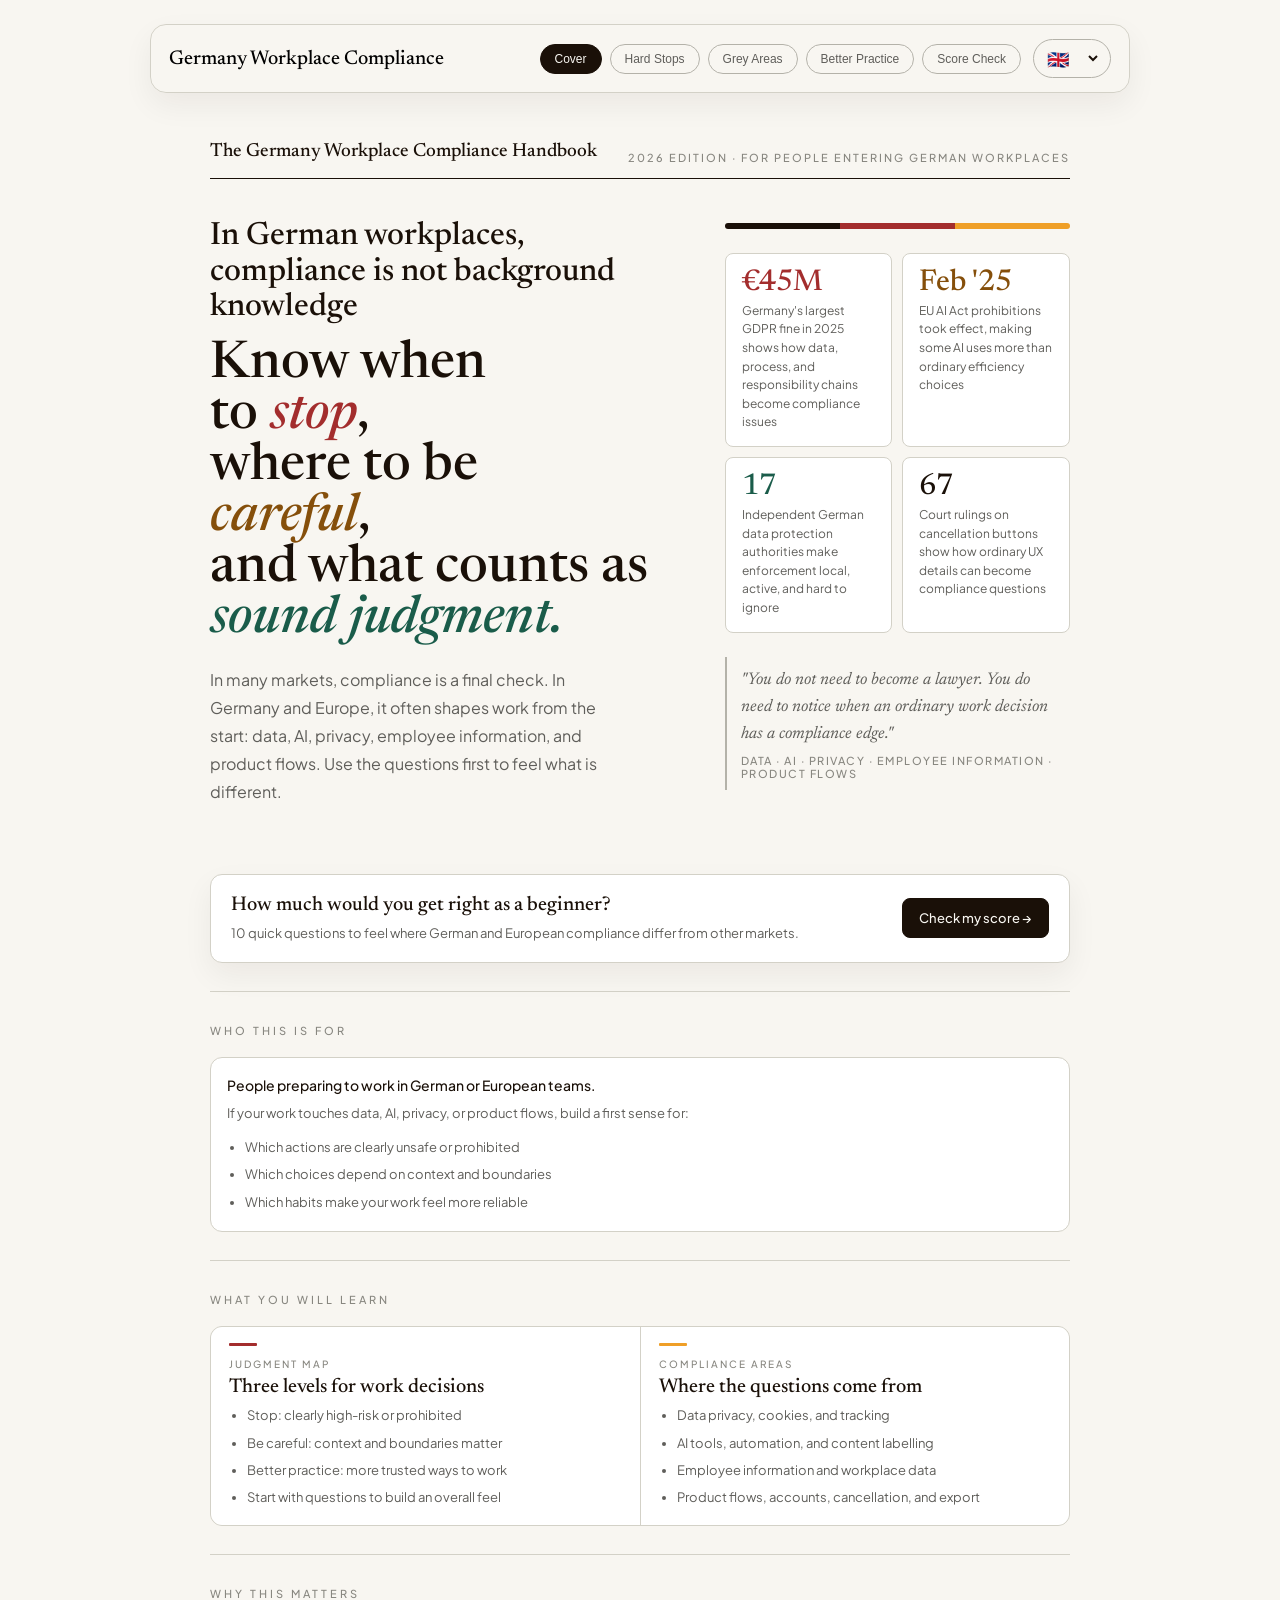
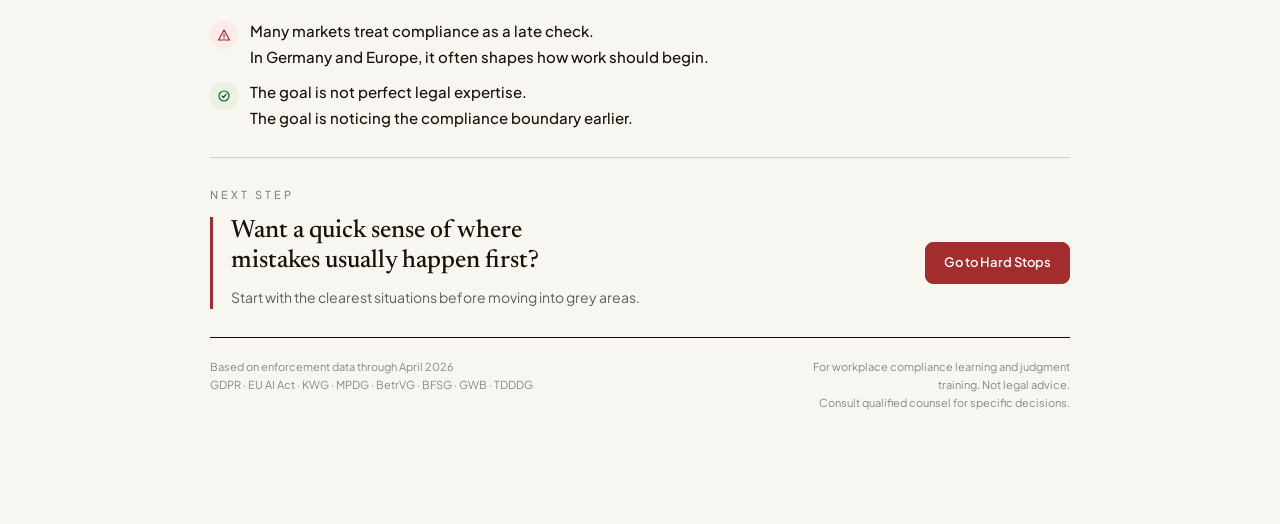
<file: germany_digital_product_handbook.html>
<!DOCTYPE html>
<html lang="en">
<head>
  <meta charset="UTF-8">
  <meta name="viewport" content="width=device-width, initial-scale=1.0">
  <title>Germany Workplace Compliance Handbook</title>
  <link rel="stylesheet" href="germany_handbook_shared.css">
</head>
<body>
  <div class="product-shell page-product" data-book>
    <header class="product-nav">
      <div class="product-nav-inner">
        <button class="product-brand" type="button" data-book-jump="cover" data-i18n="brand">Germany Workplace Compliance</button>
        <div class="product-nav-actions">
          <nav class="product-links" aria-label="Handbook sections" data-i18n-aria-label="navAria">
            <button class="product-link is-active" type="button" data-book-jump="cover" data-i18n="nav.cover">Cover</button>
            <button class="product-link" type="button" data-book-jump="red" data-i18n="nav.red">Hard Stops</button>
            <button class="product-link" type="button" data-book-jump="orange" data-i18n="nav.orange">Grey Areas</button>
            <button class="product-link" type="button" data-book-jump="green" data-i18n="nav.green">Better Practice</button>
            <button class="product-link" type="button" data-book-jump="quiz" data-i18n="nav.quiz">Score Check</button>
          </nav>
          <label class="language-picker" aria-label="Language" data-i18n-aria-label="languageAria">
            <select class="language-select" data-language-select aria-label="Language" data-i18n-aria-label="languageAria">
              <option value="en">🇬🇧</option>
              <option value="zh">🇨🇳</option>
            </select>
          </label>
        </div>
      </div>
    </header>

    <div class="book-frame">
      <main class="book-viewport">
        <section id="cover" class="product-section book-page is-active" data-book-page="cover" data-book-title="Cover" data-book-title-key="nav.cover" data-book-index="1">
          <div class="cover">

  <div class="masthead">
    <div class="masthead-title">The Germany Workplace Compliance Handbook</div>
    <div class="masthead-meta">2026 Edition · For People Entering German Workplaces</div>
  </div>

  <div class="hero-block">
    <div class="hero-left">
      <h1 class="cover-title">In German workplaces, compliance is not background knowledge</h1>
      <h2 class="hero-headline">
        Know when<br>
        to <em>stop</em>,<br>
        where to be<br>
        <em class="orange-em">careful</em>,<br>
        and what counts as<br>
        <span class="green-em">sound judgment.</span>
      </h2>
      <div class="hero-deck">
        In many markets, compliance is a final check. In Germany and Europe, it often shapes work from the start: data, AI, privacy, employee information, and product flows. Use the questions first to feel what is different.
      </div>
    </div>

    <div class="hero-right">
      <div class="flag-strip">
        <div class="flag-black"></div>
        <div class="flag-red"></div>
        <div class="flag-gold"></div>
      </div>

      <div class="stat-grid">
        <div class="stat-box">
          <div class="stat-n red">€45M</div>
          <div class="stat-desc">Germany's largest GDPR fine in 2025 shows how data, process, and responsibility chains become compliance issues</div>
        </div>
        <div class="stat-box">
          <div class="stat-n amber">Feb '25</div>
          <div class="stat-desc">EU AI Act prohibitions took effect, making some AI uses more than ordinary efficiency choices</div>
        </div>
        <div class="stat-box">
          <div class="stat-n green">17</div>
          <div class="stat-desc">Independent German data protection authorities make enforcement local, active, and hard to ignore</div>
        </div>
        <div class="stat-box">
          <div class="stat-n dark">67</div>
          <div class="stat-desc">Court rulings on cancellation buttons show how ordinary UX details can become compliance questions</div>
        </div>
      </div>

      <div class="quote-block">
        <div class="quote-text">"You do not need to become a lawyer. You do need to notice when an ordinary work decision has a compliance edge."</div>
        <div class="quote-attr">Data · AI · privacy · employee information · product flows</div>
      </div>
    </div>
  </div>

  <div class="pretest-section">
    <div class="pretest-card">
      <div class="pretest-copy">
        <div class="pretest-title">How much would you get right as a beginner?</div>
        <div class="pretest-sub">10 quick questions to feel where German and European compliance differ from other markets.</div>
      </div>
      <button class="pretest-button" type="button" data-pretest-open>Check my score →</button>
    </div>
  </div>

  <div class="for-you-section">
    <div class="section-label">Who this is for</div>
    <div class="persona-grid compact-single">
      <div class="persona-card">
        <div class="persona-role">People preparing to work in German or European teams.</div>
        <div class="persona-pain">If your work touches data, AI, privacy, or product flows, build a first sense for:</div>
        <ul class="compact-list">
          <li>Which actions are clearly unsafe or prohibited</li>
          <li>Which choices depend on context and boundaries</li>
          <li>Which habits make your work feel more reliable</li>
        </ul>
      </div>
    </div>
  </div>

  <div class="contents-section">
    <div class="section-label">What you will learn</div>
    <div class="contents-grid compact-two">

      <div class="contents-item">
        <div class="contents-line-top line-red"></div>
        <div class="contents-chapter">Judgment map</div>
        <div class="contents-name">Three levels for work decisions</div>
        <div class="contents-desc">
          <ul class="compact-list">
            <li>Stop: clearly high-risk or prohibited</li>
            <li>Be careful: context and boundaries matter</li>
            <li>Better practice: more trusted ways to work</li>
            <li>Start with questions to build an overall feel</li>
          </ul>
        </div>
      </div>

      <div class="contents-item">
        <div class="contents-line-top line-amber"></div>
        <div class="contents-chapter">Compliance areas</div>
        <div class="contents-name">Where the questions come from</div>
        <div class="contents-desc">
          <ul class="compact-list">
            <li>Data privacy, cookies, and tracking</li>
            <li>AI tools, automation, and content labelling</li>
            <li>Employee information and workplace data</li>
            <li>Product flows, accounts, cancellation, and export</li>
          </ul>
        </div>
      </div>

    </div>
  </div>

  <div class="why-section compact-why">
    <div class="why-left">
      <div class="section-label">Why this matters</div>
      <div class="why-list">

        <div class="why-item">
          <div class="why-icon icon-warn">
            <svg width="14" height="14" viewBox="0 0 14 14" fill="none"><path d="M7 2L12.5 12H1.5L7 2Z" stroke="#A32D2D" stroke-width="1.2" stroke-linejoin="round" fill="none"/><line x1="7" y1="6" x2="7" y2="9" stroke="#A32D2D" stroke-width="1.2" stroke-linecap="round"/><circle cx="7" cy="10.5" r="0.6" fill="#A32D2D"/></svg>
          </div>
          <div class="why-item-text">
            <div class="why-item-title">Many markets treat compliance as a late check.</div>
            <div class="why-item-desc">In Germany and Europe, it often shapes how work should begin.</div>
          </div>
        </div>

        <div class="why-item">
          <div class="why-icon icon-go">
            <svg width="14" height="14" viewBox="0 0 14 14" fill="none"><circle cx="7" cy="7" r="5" stroke="#1A5C4A" stroke-width="1.2" fill="none"/><path d="M5 7L6.5 8.5L9 5.5" stroke="#1A5C4A" stroke-width="1.2" stroke-linecap="round" stroke-linejoin="round"/></svg>
          </div>
          <div class="why-item-text">
            <div class="why-item-title">The goal is not perfect legal expertise.</div>
            <div class="why-item-desc">The goal is noticing the compliance boundary earlier.</div>
          </div>
        </div>

      </div>
    </div>
  </div>

  <div class="journey-next-section journey-next-red" data-journey-next="cover" aria-labelledby="cover-next-title">
    <div class="journey-next-label" data-localized-copy="cover.next.label">Next step</div>
    <div class="journey-next-main">
      <div class="journey-next-copy">
        <div class="journey-next-title" id="cover-next-title" data-localized-copy="cover.next.title">Want a quick sense of where mistakes usually happen first?</div>
        <div class="journey-next-support" data-localized-copy="cover.next.support">Start with the clearest situations before moving into grey areas.</div>
      </div>
      <button class="journey-next-button" type="button" data-book-jump="red" data-localized-copy="cover.next.button">Go to Hard Stops</button>
    </div>
  </div>

  <div class="footer-bar">
    <div class="footer-left">
      Based on enforcement data through April 2026<br>
      GDPR · EU AI Act · KWG · MPDG · BetrVG · BFSG · GWB · TDDDG
    </div>
    <div class="footer-disclaimer">
      For reference only. Not legal advice.<br>Consult qualified counsel for specific decisions.
    </div>
  </div>

  <div class="pretest-modal" data-pretest-modal hidden aria-hidden="true">
    <div class="pretest-modal-backdrop" data-pretest-close></div>
    <div class="pretest-dialog" role="dialog" aria-modal="true" aria-label="German workplace compliance score check">
      <button class="pretest-close" type="button" data-pretest-close aria-label="Close pretest">×</button>
      <iframe class="pretest-frame" data-pretest-frame data-src="germany_pretest_v4.html" title="German workplace compliance score check"></iframe>
    </div>
  </div>

</div>
        </section>

        <section id="red" class="product-section book-page" data-book-page="red" data-book-title="Hard Stops" data-book-title-key="nav.red" data-book-index="2">
          <div class="section-kicker" data-i18n="chapter.1">Chapter 1</div>
          <div data-localized-content="en">
            <div class="handbook chapter-handbook" data-tabs data-chapter="red">
  <div class="hero">
    <div class="hero-copy">
      <div class="hero-label">Germany · Workplace Compliance · Hard Stops 2026</div>
      <div class="hero-title">Hard stops you should<br><em>recognize at work</em></div>
      <div class="hero-sub">Clear prohibitions and high-risk blockers. A normal work or product decision can trigger fines, injunctions, criminal liability, or immediate review. The goal is to recognize the boundary early.</div>
    </div>
  </div>

  <div class="nav-pills">
    <div class="pill active" role="button" tabindex="0" data-tab-button="data">Data & privacy</div>
    <div class="pill" role="button" tabindex="0" data-tab-button="ai">AI prohibitions</div>
    <div class="pill" role="button" tabindex="0" data-tab-button="fin">Financial services</div>
    <div class="pill" role="button" tabindex="0" data-tab-button="med">Medical & health</div>
    <div class="pill" role="button" tabindex="0" data-tab-button="labor">Labor & HR</div>
    <div class="pill" role="button" tabindex="0" data-tab-button="consumer">Consumer protection</div>
  </div>

  <!-- DATA -->
  <div class="section visible" data-tab-panel="data">
    <div class="section-intro">
      Germany has <strong>17 independent data protection authorities</strong> — the most aggressive enforcement landscape in Europe. The combination of GDPR, BDSG, and TDDDG creates overlapping obligations where a single product decision can trigger simultaneous violations. German DPAs issued <strong>€46.9M in fines in 2025 alone</strong>, led by a €45M penalty against Vodafone.
    </div>
    <div class="cards">

      <div class="card" onclick="toggleCard(this)">
        <div class="card-header">
          <div class="card-left">
            <div class="card-number">RED LINE 01</div>
            <div class="card-title">Processing personal data without a valid legal basis</div>
          </div>
          <div class="card-tag tag-data">Data & Privacy</div>
          <svg class="chevron" viewBox="0 0 16 16" fill="none"><path d="M4 6l4 4 4-4" stroke="currentColor" stroke-width="1.5" stroke-linecap="round"/></svg>
        </div>
        <div class="card-body">
          <div class="what-block">
            <div class="what-title">What is prohibited</div>
            <div class="what-text">Collecting, storing, or using personal data without one of the six GDPR legal bases: consent, contract, legal obligation, vital interests, public task, or legitimate interest. <strong>Advertising profiling cannot rely on "legitimate interest"</strong> — German DPAs consistently reject this. Hannoversche Volksbank was fined €900K for exactly this: using customer data for digital affinity scoring under a "legitimate interest" claim.</div>
          </div>
          <div class="law-ref">
            <span class="law-tag">GDPR Art. 5/6</span>
            <span class="law-tag">BDSG §42</span>
            <span class="law-tag">GDPR Art. 9 (sensitive data)</span>
          </div>
          <div class="penalty-row">
            <div class="penalty-box">
              <div class="penalty-label">Administrative fine</div>
              <div class="penalty-val">€20M</div>
              <div class="penalty-sub">or 4% of global annual revenue — whichever is higher</div>
            </div>
            <div class="penalty-box">
              <div class="penalty-label">Criminal liability</div>
              <div class="penalty-val">3 years</div>
              <div class="penalty-sub">imprisonment for wilful commercial-scale violations (BDSG §42)</div>
            </div>
          </div>
          <div class="who-block">
            <div class="who-title">Who must pay attention</div>
            <div class="who-tags">
              <span class="who-tag">All product types</span>
              <span class="who-tag">Analytics teams</span>
              <span class="who-tag">Growth/marketing</span>
              <span class="who-tag">AI/ML training pipelines</span>
            </div>
          </div>
          <div class="case-block">
            <div class="case-co">Vodafone GmbH · 2025 · €45M</div>
            <div class="case-text">BfDI fined Vodafone Germany's largest-ever GDPR penalty. <strong>€30M</strong> for authentication flaws in the MeinVodafone portal allowing unauthorized eSIM access. <strong>€15M</strong> for failing to supervise data processors (partner stores) who created fraudulent contracts. Lesson: the controller is responsible for the entire chain.</div>
          </div>
          <div class="case-block">
            <div class="case-co">Deutsche Wohnen SE · Berlin DPA · €14.4M</div>
            <div class="case-text">Housing company fined for storing tenant personal data in an archiving system that couldn't delete outdated records. <strong>Inability to delete = GDPR violation.</strong> ECJ in C-807/21 confirmed fines can be based on group-wide global revenue — dramatically raising the ceiling.</div>
          </div>
        </div>
      </div>

      <div class="card" onclick="toggleCard(this)">
        <div class="card-header">
          <div class="card-left">
            <div class="card-number">RED LINE 02</div>
            <div class="card-title">Placing non-essential cookies or trackers without prior opt-in consent</div>
          </div>
          <div class="card-tag tag-data">Data & Privacy</div>
          <svg class="chevron" viewBox="0 0 16 16" fill="none"><path d="M4 6l4 4 4-4" stroke="currentColor" stroke-width="1.5" stroke-linecap="round"/></svg>
        </div>
        <div class="card-body">
          <div class="what-block">
            <div class="what-title">What is prohibited</div>
            <div class="what-text">Loading analytics, advertising, or tracking scripts <strong>before</strong> the user gives explicit opt-in consent. This includes Google Tag Manager itself — the VG Hannover ruled in March 2025 that GTM loading before consent violates TDDDG §25. A "Reject all" button must be <strong>equally prominent</strong> as "Accept all." Pre-ticked boxes and asymmetric button design are illegal.</div>
          </div>
          <div class="law-ref">
            <span class="law-tag">TDDDG §25</span>
            <span class="law-tag">GDPR Art. 6/7</span>
            <span class="law-tag">BGH Planet49 (2020)</span>
            <span class="law-tag">VG Hannover (2025)</span>
          </div>
          <div class="penalty-row">
            <div class="penalty-box">
              <div class="penalty-label">TDDDG fine</div>
              <div class="penalty-val">€300K</div>
              <div class="penalty-sub">per violation, stacked with GDPR fines</div>
            </div>
            <div class="penalty-box">
              <div class="penalty-label">GDPR stacked</div>
              <div class="penalty-val">€20M+</div>
              <div class="penalty-sub">or 4% revenue if data transferred without consent</div>
            </div>
          </div>
          <div class="who-block">
            <div class="who-title">Who must pay attention</div>
            <div class="who-tags">
              <span class="who-tag">All consumer-facing products</span>
              <span class="who-tag">Marketing engineers</span>
              <span class="who-tag">Product analytics</span>
              <span class="who-tag">B2B SaaS with public marketing sites</span>
            </div>
          </div>
          <div class="case-block">
            <div class="case-co">VG Hannover ruling · March 2025</div>
            <div class="case-text">German administrative court ruled that <strong>Google Tag Manager itself requires explicit user consent</strong> before loading — because loading GTM contacts Google's servers and transmits IP address and device data. Affects any site using GTM without a compliant CMP firing it post-consent only.</div>
          </div>
        </div>
      </div>

      <div class="card" onclick="toggleCard(this)">
        <div class="card-header">
          <div class="card-left">
            <div class="card-number">RED LINE 03</div>
            <div class="card-title">Transferring data to third countries without adequate safeguards</div>
          </div>
          <div class="card-tag tag-data">Data & Privacy</div>
          <svg class="chevron" viewBox="0 0 16 16" fill="none"><path d="M4 6l4 4 4-4" stroke="currentColor" stroke-width="1.5" stroke-linecap="round"/></svg>
        </div>
        <div class="card-body">
          <div class="what-block">
            <div class="what-title">What is prohibited</div>
            <div class="what-text">Transferring personal data outside the EEA without a valid transfer mechanism. Since Trump's 2025 executive actions weakened PCLOB oversight, the EU-US Data Privacy Framework faces <strong>active CJEU challenge</strong>. German DPAs have already recommended "exit strategies" from US cloud dependency. Transfers to China, India, and other non-adequacy countries require SCCs plus a Transfer Impact Assessment.</div>
          </div>
          <div class="law-ref">
            <span class="law-tag">GDPR Art. 44–49</span>
            <span class="law-tag">BDSG §42</span>
            <span class="law-tag">EU-US DPF (contested)</span>
          </div>
          <div class="penalty-row">
            <div class="penalty-box">
              <div class="penalty-label">Administrative fine</div>
              <div class="penalty-val">€20M</div>
              <div class="penalty-sub">or 4% global revenue</div>
            </div>
            <div class="penalty-box">
              <div class="penalty-label">Criminal exposure</div>
              <div class="penalty-val">3 years</div>
              <div class="penalty-sub">imprisonment for wilful illegal transfer (BDSG §42)</div>
            </div>
          </div>
          <div class="who-block">
            <div class="who-title">Who must pay attention</div>
            <div class="who-tags">
              <span class="who-tag">B2B SaaS on US cloud</span>
              <span class="who-tag">HR tech (employee data to US)</span>
              <span class="who-tag">Analytics using US vendors</span>
              <span class="who-tag">AI products with US model providers</span>
            </div>
          </div>
          <div class="case-block">
            <div class="case-co">Meta / Facebook Ireland · €1.2B (Ireland DPA, 2023)</div>
            <div class="case-text">Largest GDPR fine ever for <strong>systematic transfer of EU user data to US servers</strong> without adequate safeguards post-Schrems II. German DPAs have been the most aggressive in challenging data transfers and can act independently. The DPF that replaced Privacy Shield now faces CJEU challenge.</div>
          </div>
        </div>
      </div>

    </div>
  </div>

  <!-- AI -->
  <div class="section" data-tab-panel="ai">
    <div class="section-intro">
      The EU AI Act's <strong>absolute prohibitions (Art. 5) took effect 2 February 2025</strong>. Maximum fine: €35M or 7% of global annual revenue. These are not compliance requirements — they are criminal-code-level prohibitions where <strong>the practice itself is banned</strong>, not merely subject to conditions.
    </div>
    <div class="cards">

      <div class="card" onclick="toggleCard(this)">
        <div class="card-header">
          <div class="card-left">
            <div class="card-number">RED LINE 04</div>
            <div class="card-title">AI emotion recognition in workplaces or educational institutions</div>
          </div>
          <div class="card-tag tag-ai">EU AI Act</div>
          <svg class="chevron" viewBox="0 0 16 16" fill="none"><path d="M4 6l4 4 4-4" stroke="currentColor" stroke-width="1.5" stroke-linecap="round"/></svg>
        </div>
        <div class="card-body">
          <div class="what-block">
            <div class="what-title">What is prohibited</div>
            <div class="what-text">Any AI system that infers the emotional states of employees or students via cameras, voice analysis, biometric signals, or physiological data — regardless of stated purpose. Banned applications include: call centre stress-tracking tools, recruitment video interview emotion scoring, student attention inference from webcam feeds, online proctoring emotional flagging, and HR dashboards aggregating "mood signals." <strong>The narrow exception is genuine medical or safety-critical use only.</strong></div>
          </div>
          <div class="law-ref">
            <span class="law-tag">EU AI Act Art. 5(1)(f)</span>
            <span class="law-tag">In force: 2 Feb 2025</span>
          </div>
          <div class="penalty-row">
            <div class="penalty-box">
              <div class="penalty-label">Maximum fine</div>
              <div class="penalty-val">€35M</div>
              <div class="penalty-sub">or 7% of global annual turnover</div>
            </div>
            <div class="penalty-box">
              <div class="penalty-label">Enforcement body</div>
              <div class="penalty-val">BNetzA</div>
              <div class="penalty-sub">Bundesnetzagentur — Germany's designated AI market regulator</div>
            </div>
          </div>
          <div class="who-block">
            <div class="who-title">Who must pay attention</div>
            <div class="who-tags">
              <span class="who-tag">HR tech / recruitment AI</span>
              <span class="who-tag">EdTech / online proctoring</span>
              <span class="who-tag">Call centre software</span>
              <span class="who-tag">Workforce analytics</span>
              <span class="who-tag">Employee wellbeing apps</span>
            </div>
          </div>
          <div class="case-block">
            <div class="case-co">HireVue · ongoing regulatory scrutiny</div>
            <div class="case-text">HireVue's video interview AI analysed facial expressions, tone of voice, and word choice to score candidates. The company removed facial analysis in 2021 under regulatory pressure. <strong>Under EU AI Act Art. 5(1)(f), the facial/voice emotion scoring component would be an absolute prohibition in EU deployments</strong> — not a feature requiring additional safeguards, but a feature that cannot exist.</div>
          </div>
        </div>
      </div>

      <div class="card" onclick="toggleCard(this)">
        <div class="card-header">
          <div class="card-left">
            <div class="card-number">RED LINE 05</div>
            <div class="card-title">AI social scoring systems — rating people based on behaviour or personal characteristics</div>
          </div>
          <div class="card-tag tag-ai">EU AI Act</div>
          <svg class="chevron" viewBox="0 0 16 16" fill="none"><path d="M4 6l4 4 4-4" stroke="currentColor" stroke-width="1.5" stroke-linecap="round"/></svg>
        </div>
        <div class="card-body">
          <div class="what-block">
            <div class="what-title">What is prohibited</div>
            <div class="what-text">AI systems that evaluate or classify individuals based on social behaviour or personal characteristics and use that classification to cause detrimental treatment in <strong>unrelated contexts</strong>, or treatment disproportionate to the original behaviour. Prohibited examples: a rental platform assigning a "trust score" from social media activity to deny housing; an employer rating "cultural fit" from online behaviour history; a credit product using personality trait inference. <strong>Applies to both public and private entities.</strong></div>
          </div>
          <div class="law-ref">
            <span class="law-tag">EU AI Act Art. 5(1)(c)</span>
            <span class="law-tag">GDPR Art. 22</span>
            <span class="law-tag">In force: 2 Feb 2025</span>
          </div>
          <div class="penalty-row">
            <div class="penalty-box">
              <div class="penalty-label">Maximum fine</div>
              <div class="penalty-val">€35M</div>
              <div class="penalty-sub">or 7% of global annual turnover</div>
            </div>
            <div class="penalty-box">
              <div class="penalty-label">Additional exposure</div>
              <div class="penalty-val">€20M</div>
              <div class="penalty-sub">GDPR Art. 22 automated decision-making stacked on top</div>
            </div>
          </div>
          <div class="who-block">
            <div class="who-title">Who must pay attention</div>
            <div class="who-tags">
              <span class="who-tag">Marketplace platforms</span>
              <span class="who-tag">Credit scoring AI</span>
              <span class="who-tag">Tenant screening</span>
              <span class="who-tag">Insurance underwriting AI</span>
              <span class="who-tag">Platform reputation systems</span>
            </div>
          </div>
          <div class="case-block">
            <div class="case-co">SCHUFA Holding · CJEU C-634/21 · December 2023</div>
            <div class="case-text">Landmark ruling: SCHUFA's automated credit scores constitute "automated individual decision-making" under GDPR Art. 22 — even though the bank makes the final lending decision — because the score is "determinative in practice." Combined with AI Act Art. 5(1)(c), <strong>any scoring system that classifies people and influences consequential decisions is now under dual-regulation scrutiny.</strong></div>
          </div>
        </div>
      </div>

      <div class="card" onclick="toggleCard(this)">
        <div class="card-header">
          <div class="card-left">
            <div class="card-number">RED LINE 06</div>
            <div class="card-title">Scraping faces from the internet to build biometric databases</div>
          </div>
          <div class="card-tag tag-ai">EU AI Act</div>
          <svg class="chevron" viewBox="0 0 16 16" fill="none"><path d="M4 6l4 4 4-4" stroke="currentColor" stroke-width="1.5" stroke-linecap="round"/></svg>
        </div>
        <div class="card-body">
          <div class="what-block">
            <div class="what-title">What is prohibited</div>
            <div class="what-text">Creating or expanding facial recognition databases by indiscriminately scraping facial images from the internet or CCTV footage. This is Clearview AI's core business model — and it is an absolute prohibition under EU AI Act Art. 5(1)(e). Also prohibited: real-time remote biometric identification in public spaces for law enforcement (Art. 5(1)(h)), except in narrowly defined emergencies with prior judicial authorisation.</div>
          </div>
          <div class="law-ref">
            <span class="law-tag">EU AI Act Art. 5(1)(e)</span>
            <span class="law-tag">EU AI Act Art. 5(1)(h)</span>
            <span class="law-tag">GDPR Art. 9 (biometric data)</span>
          </div>
          <div class="penalty-row">
            <div class="penalty-box">
              <div class="penalty-label">Maximum fine</div>
              <div class="penalty-val">€35M</div>
              <div class="penalty-sub">or 7% global revenue</div>
            </div>
            <div class="penalty-box">
              <div class="penalty-label">Clearview precedent</div>
              <div class="penalty-val">~€100M</div>
              <div class="penalty-sub">cumulative EU fines before AI Act — now the floor, not ceiling</div>
            </div>
          </div>
          <div class="who-block">
            <div class="who-title">Who must pay attention</div>
            <div class="who-tags">
              <span class="who-tag">Facial recognition providers</span>
              <span class="who-tag">Security/surveillance software</span>
              <span class="who-tag">AI training data companies</span>
              <span class="who-tag">Computer vision products</span>
            </div>
          </div>
          <div class="case-block">
            <div class="case-co">Clearview AI · Dutch DPA · €30.5M (2024) + ongoing</div>
            <div class="case-text">Dutch DPA fined Clearview €30.5M plus €5.1M for continued violations, French CNIL €20M, Italian Garante €20M — all before the AI Act took effect. <strong>Post-February 2025, Clearview's business model is not merely heavily fined but absolutely prohibited under EU law.</strong> Dutch DPA explored holding executives personally liable when the company refused to pay.</div>
          </div>
        </div>
      </div>

    </div>
  </div>

  <!-- FINANCIAL -->
  <div class="section" data-tab-panel="fin">
    <div class="section-intro">
      BaFin is one of the most aggressive financial regulators in Europe. Operating financial services without a licence is not a civil matter in Germany — <strong>it is a criminal offence carrying up to 5 years imprisonment</strong>. In 2025 alone, BaFin issued its largest-ever AML fine (€45M against J.P. Morgan SE) and banned a crypto product within weeks of launch.
    </div>
    <div class="cards">

      <div class="card" onclick="toggleCard(this)">
        <div class="card-header">
          <div class="card-left">
            <div class="card-number">RED LINE 07</div>
            <div class="card-title">Embedding payment or lending features without a BaFin licence</div>
          </div>
          <div class="card-tag tag-fin">Financial Services</div>
          <svg class="chevron" viewBox="0 0 16 16" fill="none"><path d="M4 6l4 4 4-4" stroke="currentColor" stroke-width="1.5" stroke-linecap="round"/></svg>
        </div>
        <div class="card-body">
          <div class="what-block">
            <div class="what-title">What is prohibited</div>
            <div class="what-text">Operating payment services, deposit-taking, credit provision, investment advice, or crypto-asset services in Germany without the appropriate BaFin authorisation. <strong>BaFin applies substance-over-form</strong>: even if you call your product a "marketplace tool" or "financial wellness feature," if it moves money, holds deposits, or provides credit decisions, a licence is required. Embedding a licensed partner's product does not automatically exempt you — BaFin assesses who controls the customer relationship.</div>
          </div>
          <div class="law-ref">
            <span class="law-tag">KWG §32 / §54</span>
            <span class="law-tag">ZAG §10 / §63</span>
            <span class="law-tag">MiCA (from Dec 2024)</span>
            <span class="law-tag">KWG §54a (CEO liability)</span>
          </div>
          <div class="penalty-row">
            <div class="penalty-box">
              <div class="penalty-label">Criminal sentence</div>
              <div class="penalty-val">5 years</div>
              <div class="penalty-sub">imprisonment for wilful unlicensed operation (KWG §54)</div>
            </div>
            <div class="penalty-box">
              <div class="penalty-label">CEO personal liability</div>
              <div class="penalty-val">5 years</div>
              <div class="penalty-sub">if CEO ignores BaFin remediation order causing systemic risk (KWG §54a)</div>
            </div>
          </div>
          <div class="who-block">
            <div class="who-title">Who must pay attention</div>
            <div class="who-tags">
              <span class="who-tag">Fintech founders</span>
              <span class="who-tag">Embedded finance products</span>
              <span class="who-tag">BNPL features</span>
              <span class="who-tag">Crypto/DeFi interfaces</span>
              <span class="who-tag">Robo-advisors</span>
            </div>
          </div>
          <div class="case-block">
            <div class="case-co">N26 Bank · BaFin · 2021–2025 (ongoing)</div>
            <div class="case-text">Berlin neobank fined €4.25M in 2021, then €9.2M in 2024 for systematic late suspicious transaction reporting. BaFin imposed a <strong>50,000 new customers/month growth cap</strong> for years (vs prior 170,000/month), a special monitor, and in 2025 additional capital requirements. Both co-founders resigned. Total operational cost of AML non-compliance: hundreds of millions in lost growth.</div>
          </div>
          <div class="case-block">
            <div class="case-co">J.P. Morgan SE · BaFin · €45M · November 2025</div>
            <div class="case-text">BaFin's largest-ever AML penalty. J.P. Morgan's Frankfurt subsidiary systematically failed to file suspicious transaction reports during a 12-month period. BaFin classified it as <strong>"organisational failure, not isolated incidents."</strong> Even the world's largest bank faces the full force of German financial regulation.</div>
          </div>
        </div>
      </div>

    </div>
  </div>

  <!-- MEDICAL -->
  <div class="section" data-tab-panel="med">
    <div class="section-intro">
      Germany has the world's most advanced digital health framework — and the world's strictest software-as-medical-device enforcement. <strong>A single word in your marketing copy can reclassify your app as a medical device overnight.</strong> The criminal penalties under MPDG §92 reach 10 years imprisonment for commercial violations endangering public health.
    </div>
    <div class="cards">

      <div class="card" onclick="toggleCard(this)">
        <div class="card-header">
          <div class="card-left">
            <div class="card-number">RED LINE 08</div>
            <div class="card-title">Marketing software as "diagnostic" or "therapeutic" without CE certification</div>
          </div>
          <div class="card-tag tag-med">Medical & Health</div>
          <svg class="chevron" viewBox="0 0 16 16" fill="none"><path d="M4 6l4 4 4-4" stroke="currentColor" stroke-width="1.5" stroke-linecap="round"/></svg>
        </div>
        <div class="card-body">
          <div class="what-block">
            <div class="what-title">What is prohibited</div>
            <div class="what-text">Placing software on the German market that <strong>claims to diagnose, monitor, predict, treat, or alleviate medical conditions</strong> without CE marking as a medical device (minimum Class IIa under MDR Rule 11). The trigger is the <em>intended purpose</em> communicated to users — a single marketing claim like "helps manage your diabetes" or "detects early signs of depression" reclassifies the app. Landing page copy, app store descriptions, and customer support scripts all count as "intended purpose" evidence.</div>
          </div>
          <div class="law-ref">
            <span class="law-tag">MDR Art. 20 / Rule 11</span>
            <span class="law-tag">MPDG §92</span>
            <span class="law-tag">MPDG §94</span>
          </div>
          <div class="penalty-row">
            <div class="penalty-box">
              <div class="penalty-label">Criminal sentence</div>
              <div class="penalty-val">3–10 years</div>
              <div class="penalty-sub">3yr standard · up to 10yr if commercial & endangers public health (MPDG §92 Verbrechen)</div>
            </div>
            <div class="penalty-box">
              <div class="penalty-label">Administrative fine</div>
              <div class="penalty-val">€30K</div>
              <div class="penalty-sub">per incident under MPDG §94, plus mandatory product recall</div>
            </div>
          </div>
          <div class="who-block">
            <div class="who-title">Who must pay attention</div>
            <div class="who-tags">
              <span class="who-tag">Health app founders</span>
              <span class="who-tag">Mental health tech</span>
              <span class="who-tag">Diagnostic AI products</span>
              <span class="who-tag">Wearable software</span>
              <span class="who-tag">Telehealth platforms</span>
            </div>
          </div>
          <div class="case-block">
            <div class="case-co">Ada Health · navigated correctly</div>
            <div class="case-text">Ada Health obtained CE Class IIa medical device certification for its clinical-facing product while keeping its consumer app explicitly positioned as a "health guide, not a diagnostic tool." <strong>The dual product strategy — regulated clinical tool + non-medical consumer app — is the correct structural response</strong> to Germany's strict intended-purpose doctrine. Companies that blur this line face enforcement action.</div>
          </div>
        </div>
      </div>

    </div>
  </div>

  <!-- LABOR -->
  <div class="section" data-tab-panel="labor">
    <div class="section-intro">
      Germany's works council system (Betriebsrat) gives employee representatives <strong>mandatory co-determination rights over any technology that can monitor employee behaviour</strong>. Deploying a tool without Betriebsrat consent doesn't just risk fines — the measure is <strong>automatically legally void</strong>. This applies even if monitoring isn't the tool's primary purpose.
    </div>
    <div class="cards">

      <div class="card" onclick="toggleCard(this)">
        <div class="card-header">
          <div class="card-left">
            <div class="card-number">RED LINE 09</div>
            <div class="card-title">Deploying employee monitoring tools without Betriebsrat written consent</div>
          </div>
          <div class="card-tag tag-labor">Labor & HR</div>
          <svg class="chevron" viewBox="0 0 16 16" fill="none"><path d="M4 6l4 4 4-4" stroke="currentColor" stroke-width="1.5" stroke-linecap="round"/></svg>
        </div>
        <div class="card-body">
          <div class="what-block">
            <div class="what-title">What is prohibited</div>
            <div class="what-text">Using any technical system that is <strong>objectively capable</strong> of monitoring employee behaviour or performance without prior Betriebsrat agreement (Betriebsvereinbarung). The BAG's 1975 "objective suitability" standard applies: <strong>actual monitoring intent is irrelevant</strong> — if the tool can monitor, consent is required. This covers: productivity tracking software, login/logout logging, email metadata analysis, GPS in company vehicles, Microsoft Viva Insights, AI-assisted performance dashboards, and ERP systems with detailed activity logs. BetrVG §95(2a) explicitly extends this to AI used for personnel selection criteria.</div>
          </div>
          <div class="law-ref">
            <span class="law-tag">BetrVG §87(1) Nr. 6</span>
            <span class="law-tag">BetrVG §95(2a)</span>
            <span class="law-tag">BDSG §26</span>
            <span class="law-tag">GDPR Art. 88</span>
          </div>
          <div class="penalty-row">
            <div class="penalty-box">
              <div class="penalty-label">Legal consequence</div>
              <div class="penalty-val">Void</div>
              <div class="penalty-sub">Deployment automatically legally void — injunction available to Betriebsrat immediately</div>
            </div>
            <div class="penalty-box">
              <div class="penalty-label">Criminal exposure</div>
              <div class="penalty-val">3 years</div>
              <div class="penalty-sub">imprisonment for systematic covert employee surveillance (BDSG §42)</div>
            </div>
          </div>
          <div class="who-block">
            <div class="who-title">Who must pay attention</div>
            <div class="who-tags">
              <span class="who-tag">HR tech product teams</span>
              <span class="who-tag">Enterprise SaaS with activity logging</span>
              <span class="who-tag">AI recruitment tools</span>
              <span class="who-tag">Workforce analytics</span>
              <span class="who-tag">Remote work monitoring</span>
            </div>
          </div>
          <div class="case-block">
            <div class="case-co">H&M · Hamburg DPA · €35.3M · 2020</div>
            <div class="case-text">H&M's Nuremberg service centre systematically recorded employees' personal lives — vacation details, illness symptoms, family problems, religious beliefs — in a network drive accessible to 50+ managers, used for personnel decisions. <strong>Germany's largest GDPR fine at the time.</strong> Core violation: secret, systematic recording of employee data beyond any employment purpose. Employee data must be purpose-limited, minimised, and accessible only on a need-to-know basis.</div>
          </div>
        </div>
      </div>

    </div>
  </div>

  <!-- CONSUMER -->
  <div class="section" data-tab-panel="consumer">
    <div class="section-intro">
      Germany's consumer protection framework combines EU-level rules with German-specific requirements that regularly surprise international software companies. <strong>Missing a cancellation button makes your subscription terminable at will. Missing an Impressum triggers immediate legal warning letters.</strong> These are active, frequently enforced obligations — not theoretical risks.
    </div>
    <div class="cards">

      <div class="card" onclick="toggleCard(this)">
        <div class="card-header">
          <div class="card-left">
            <div class="card-number">RED LINE 10</div>
            <div class="card-title">No cancellation button for subscription contracts (Kündigungsbutton)</div>
          </div>
          <div class="card-tag tag-consumer">Consumer Protection</div>
          <svg class="chevron" viewBox="0 0 16 16" fill="none"><path d="M4 6l4 4 4-4" stroke="currentColor" stroke-width="1.5" stroke-linecap="round"/></svg>
        </div>
        <div class="card-body">
          <div class="what-block">
            <div class="what-title">What is prohibited</div>
            <div class="what-text">Any B2C subscription website that does not provide a <strong>permanently visible, two-click-accessible cancellation button</strong> labelled exactly "Jetzt kündigen" or equivalent. OLG Köln ruled in 2025 that a <strong>mandatory login before seeing the cancellation button is illegal</strong>. BGH ruled in May 2025 that even one-time contracts with automatic renewal require the button.</div>
          </div>
          <div class="law-ref">
            <span class="law-tag">BGB §312k</span>
            <span class="law-tag">OLG Köln (Jan 2025)</span>
            <span class="law-tag">BGH (May 2025)</span>
          </div>
          <div class="penalty-row">
            <div class="penalty-box">
              <div class="penalty-label">Legal consequence</div>
              <div class="penalty-val">Void</div>
              <div class="penalty-sub">Consumer can cancel at any time without notice period (BGB §312k(6))</div>
            </div>
            <div class="penalty-box">
              <div class="penalty-label">Warning letters</div>
              <div class="penalty-val">Immediate</div>
              <div class="penalty-sub">Consumer associations systematically audit — costs €2,000–10,000 per Abmahnung</div>
            </div>
          </div>
          <div class="who-block">
            <div class="who-title">Who must pay attention</div>
            <div class="who-tags">
              <span class="who-tag">All B2C subscription products</span>
              <span class="who-tag">SaaS with consumer tier</span>
              <span class="who-tag">Mobile app subscriptions</span>
              <span class="who-tag">Freemium-to-paid flows</span>
            </div>
          </div>
          <div class="case-block">
            <div class="case-co">67 court judgments · 2022–2026</div>
            <div class="case-text">§312k BGB has generated 67 published court rulings in under 4 years. Verbraucherschutz organisations systematically audit subscription websites. <strong>Any consumer-facing subscription product operating in Germany without a compliant Kündigungsbutton is a lawsuit waiting to happen.</strong></div>
          </div>
        </div>
      </div>

      <div class="card" onclick="toggleCard(this)">
        <div class="card-header">
          <div class="card-left">
            <div class="card-number">RED LINE 11</div>
            <div class="card-title">Missing or incomplete Impressum (legal notice)</div>
          </div>
          <div class="card-tag tag-consumer">Consumer Protection</div>
          <svg class="chevron" viewBox="0 0 16 16" fill="none"><path d="M4 6l4 4 4-4" stroke="currentColor" stroke-width="1.5" stroke-linecap="round"/></svg>
        </div>
        <div class="card-body">
          <div class="what-block">
            <div class="what-title">What is prohibited</div>
            <div class="what-text">Operating a commercially active website in Germany without a complete Impressum accessible within two clicks from any page. Required fields: complete legal entity name, registered address (no PO boxes), email, phone number, legal form, registration court and number, VAT ID, named responsible person. TMG was replaced by DDG in May 2024 — many existing Impressums reference the wrong law and are technically non-compliant.</div>
          </div>
          <div class="law-ref">
            <span class="law-tag">DDG §5 (replaces TMG §5)</span>
            <span class="law-tag">UWG §5a</span>
            <span class="law-tag">In force: May 2024</span>
          </div>
          <div class="penalty-row">
            <div class="penalty-box">
              <div class="penalty-label">Abmahnung cost</div>
              <div class="penalty-val">€2–15K</div>
              <div class="penalty-sub">per warning letter from consumer protection organisations or competitors</div>
            </div>
            <div class="penalty-box">
              <div class="penalty-label">Repeated violation</div>
              <div class="penalty-val">€50K</div>
              <div class="penalty-sub">court-ordered fine for continued non-compliance after injunction</div>
            </div>
          </div>
          <div class="who-block">
            <div class="who-title">Who must pay attention</div>
            <div class="who-tags">
              <span class="who-tag">Every website targeting Germany</span>
              <span class="who-tag">Mobile apps with German users</span>
              <span class="who-tag">International companies with .de domains</span>
            </div>
          </div>
          <div class="case-block">
            <div class="case-co">Industry-wide · Abmahnindustrie</div>
            <div class="case-text">Germany has a well-established "Abmahnindustrie" — law firms that systematically scan websites for Impressum deficiencies and issue paid warning letters. <strong>Missing or incomplete Impressums are the single most common basis for commercial warning letters in German e-commerce.</strong> International companies launching German market operations routinely receive 2–5 Abmahnungen in their first year for Impressum issues alone.</div>
          </div>
        </div>
      </div>

    </div>
  </div>

  <div class="summary-bar">
    <div class="stat-item">
      <div class="stat-n">11</div>
      <div class="stat-label">Hard red lines across 6 regulatory domains</div>
    </div>
    <div class="stat-item">
      <div class="stat-n">€35M</div>
      <div class="stat-label">Maximum fine — EU AI Act prohibited practices</div>
    </div>
    <div class="stat-item">
      <div class="stat-n">10yr</div>
      <div class="stat-label">Maximum imprisonment — medical device fraud (MPDG §92)</div>
    </div>
  </div>
</div>
          </div>
          <div data-localized-content="zh" hidden>
            <div class="handbook chapter-handbook" data-tabs data-chapter="red">
  <div class="hero">
    <div class="hero-copy">
      <div class="hero-label">德国 · 职场合规 · 必须停下 2026</div>
      <div class="hero-title">工作中要能立刻识别的<br><em>高风险边界</em></div>
      <div class="hero-sub">这些是明确禁止或高度危险的合规边界。一个看似普通的工作或产品决定，可能触发罚款、禁令、刑事责任或立即审查。目标不是背法条，而是更早看出哪里必须停下。</div>
    </div>
  </div>

  <div class="nav-pills">
    <div class="pill active" role="button" tabindex="0" data-tab-button="data">数据与隐私</div>
    <div class="pill" role="button" tabindex="0" data-tab-button="ai">AI 禁区</div>
    <div class="pill" role="button" tabindex="0" data-tab-button="fin">金融服务</div>
    <div class="pill" role="button" tabindex="0" data-tab-button="med">医疗与健康</div>
    <div class="pill" role="button" tabindex="0" data-tab-button="labor">劳动与人事</div>
    <div class="pill" role="button" tabindex="0" data-tab-button="consumer">消费者保护</div>
  </div>

  <!-- DATA -->
  <div class="section visible" data-tab-panel="data">
    <div class="section-intro">
      德国有 <strong>17 个独立数据保护监管机构</strong>，执法强度在欧洲数一数二。GDPR、BDSG 和 TDDDG 叠加生效，意味着一个看似普通的产品决策，可能同时触发多项违规。仅在 2025 年，德国各数据保护机构开出的罚款总额就达到 <strong>4690 万欧元</strong>，其中沃达丰一案就占了 4500 万欧元。
    </div>
    <div class="cards">

      <div class="card" onclick="toggleCard(this)">
        <div class="card-header">
          <div class="card-left">
            <div class="card-number">红线 01</div>
            <div class="card-title">没有合法依据就处理个人数据</div>
          </div>
          <div class="card-tag tag-data">数据与隐私</div>
          <svg class="chevron" viewBox="0 0 16 16" fill="none"><path d="M4 6l4 4 4-4" stroke="currentColor" stroke-width="1.5" stroke-linecap="round"/></svg>
        </div>
        <div class="card-body">
          <div class="what-block">
            <div class="what-title">禁止行为</div>
            <div class="what-text">如果没有 GDPR 规定的六种合法依据之一，你就不能收集、存储或使用个人数据。这六种依据包括：同意、合同履行、法律义务、重大利益、公共任务和合法利益。<strong>但广告画像通常不能依赖“合法利益”</strong>，德国监管机构长期明确反对这种做法。Hannoversche Volksbank 就因为以“合法利益”为由对客户做数字倾向评分，被罚 90 万欧元。</div>
          </div>
          <div class="law-ref">
            <span class="law-tag">GDPR Art. 5/6</span>
            <span class="law-tag">BDSG §42</span>
            <span class="law-tag">GDPR Art. 9 (sensitive data)</span>
          </div>
          <div class="penalty-row">
            <div class="penalty-box">
              <div class="penalty-label">行政罚款</div>
              <div class="penalty-val">€20M</div>
              <div class="penalty-sub">或全球年营收的 4%，取较高者</div>
            </div>
            <div class="penalty-box">
              <div class="penalty-label">刑事责任</div>
              <div class="penalty-val">3 年</div>
              <div class="penalty-sub">故意、商业规模违规可判监禁 3 年（BDSG §42）</div>
            </div>
          </div>
          <div class="who-block">
            <div class="who-title">谁必须注意</div>
            <div class="who-tags">
              <span class="who-tag">所有产品类型</span>
              <span class="who-tag">数据分析团队</span>
              <span class="who-tag">增长与营销</span>
              <span class="who-tag">AI/ML 训练流程</span>
            </div>
          </div>
          <div class="case-block">
            <div class="case-co">Vodafone GmbH · 2025 · €45M</div>
            <div class="case-text">德国联邦数据保护机构对 Vodafone 开出德国史上最高 GDPR 罚单。其一，MeinVodafone 门户认证缺陷导致未授权 eSIM 访问，被罚 <strong>3000 万欧元</strong>；其二，合作门店作为数据处理方监管失控，制造虚假合同，又被罚 <strong>1500 万欧元</strong>。核心教训是：数据控制者要对整条链路负责。</div>
          </div>
          <div class="case-block">
            <div class="case-co">Deutsche Wohnen SE · Berlin DPA · €14.4M</div>
            <div class="case-text">这家住房公司因为把租户数据存进一个无法删除过期资料的归档系统，被处以重罚。<strong>删不掉数据，本身就是 GDPR 违规。</strong> 欧盟法院在 C-807/21 中进一步确认，罚款可按集团全球营收计算，直接抬高上限。</div>
          </div>
        </div>
      </div>

      <div class="card" onclick="toggleCard(this)">
        <div class="card-header">
          <div class="card-left">
            <div class="card-number">红线 02</div>
            <div class="card-title">未获事前明示同意就放置非必要 Cookie 或追踪器</div>
          </div>
          <div class="card-tag tag-data">数据与隐私</div>
          <svg class="chevron" viewBox="0 0 16 16" fill="none"><path d="M4 6l4 4 4-4" stroke="currentColor" stroke-width="1.5" stroke-linecap="round"/></svg>
        </div>
        <div class="card-body">
          <div class="what-block">
            <div class="what-title">禁止行为</div>
            <div class="what-text">在用户明确选择同意之前，就提前加载分析、广告或追踪脚本，是不允许的。这里甚至包括 Google Tag Manager 本身。汉诺威行政法院在 2025 年 3 月裁定，若在用户同意前加载 GTM，就违反了 TDDDG §25。并且，“全部拒绝”按钮必须和“全部接受”一样显眼。预勾选框或故意做成不对称按钮样式，也都属于违法设计。</div>
          </div>
          <div class="law-ref">
            <span class="law-tag">TDDDG §25</span>
            <span class="law-tag">GDPR Art. 6/7</span>
            <span class="law-tag">BGH Planet49 (2020)</span>
            <span class="law-tag">VG Hannover (2025)</span>
          </div>
          <div class="penalty-row">
            <div class="penalty-box">
              <div class="penalty-label">TDDDG 罚款</div>
              <div class="penalty-val">€300K</div>
              <div class="penalty-sub">按次处罚，且可与 GDPR 罚款叠加</div>
            </div>
            <div class="penalty-box">
              <div class="penalty-label">GDPR 叠加</div>
              <div class="penalty-val">€20M+</div>
              <div class="penalty-sub">若数据在无同意情况下被传输，还可能叠加至营收 4%</div>
            </div>
          </div>
          <div class="who-block">
            <div class="who-title">谁必须注意</div>
            <div class="who-tags">
              <span class="who-tag">所有面向消费者的产品</span>
              <span class="who-tag">营销工程团队</span>
              <span class="who-tag">产品分析</span>
              <span class="who-tag">带官网的 B2B SaaS</span>
            </div>
          </div>
          <div class="case-block">
            <div class="case-co">汉诺威行政法院裁定 · 2025 年 3 月</div>
            <div class="case-text">德国行政法院裁定：<strong>Google Tag Manager 本身在加载前也需要明确用户同意</strong>，因为它一加载就会联系 Google 服务器并传输 IP 地址和设备数据。任何没有合规 CMP、并且未做到“同意后才触发 GTM”的网站，都会直接受影响。</div>
          </div>
        </div>
      </div>

      <div class="card" onclick="toggleCard(this)">
        <div class="card-header">
          <div class="card-left">
            <div class="card-number">红线 03</div>
            <div class="card-title">在没有充分保障措施时向第三国传输数据</div>
          </div>
          <div class="card-tag tag-data">数据与隐私</div>
          <svg class="chevron" viewBox="0 0 16 16" fill="none"><path d="M4 6l4 4 4-4" stroke="currentColor" stroke-width="1.5" stroke-linecap="round"/></svg>
        </div>
        <div class="card-body">
          <div class="what-block">
            <div class="what-title">禁止行为</div>
            <div class="what-text">如果没有合法的数据跨境传输机制，就不能把个人数据传出欧洲经济区。自 2025 年美国相关行政动作削弱 PCLOB 监督后，欧盟与美国的数据隐私框架正面临 <strong>欧盟法院的现实挑战</strong>。德国数据保护机构已经开始建议企业准备“脱离美国云依赖”的退出方案。向中国、印度及其他未获充分性认定国家传输数据，通常都需要 SCC 加上 Transfer Impact Assessment。</div>
          </div>
          <div class="law-ref">
            <span class="law-tag">GDPR Art. 44–49</span>
            <span class="law-tag">BDSG §42</span>
            <span class="law-tag">EU-US DPF (contested)</span>
          </div>
          <div class="penalty-row">
            <div class="penalty-box">
              <div class="penalty-label">行政罚款</div>
              <div class="penalty-val">€20M</div>
              <div class="penalty-sub">或全球营收的 4%</div>
            </div>
            <div class="penalty-box">
              <div class="penalty-label">刑事风险</div>
              <div class="penalty-val">3 年</div>
              <div class="penalty-sub">故意违法跨境传输，可判 3 年监禁（BDSG §42）</div>
            </div>
          </div>
          <div class="who-block">
            <div class="who-title">谁必须注意</div>
            <div class="who-tags">
              <span class="who-tag">部署在美国云上的 B2B SaaS</span>
              <span class="who-tag">HR 科技（员工数据传美）</span>
              <span class="who-tag">使用美国分析供应商</span>
              <span class="who-tag">接入美国模型供应商的 AI 产品</span>
            </div>
          </div>
          <div class="case-block">
            <div class="case-co">Meta / Facebook Ireland · €1.2B (Ireland DPA, 2023)</div>
            <div class="case-text">这是 GDPR 历史上最大的一张罚单，原因是 <strong>在 Schrems II 之后，Meta 仍系统性地把欧盟用户数据传到美国服务器，而没有足够保障措施</strong>。德国监管机构在挑战此类传输方面尤为强硬，而且可以独立执法。取代 Privacy Shield 的 DPF 现在也面临欧盟法院挑战。</div>
          </div>
        </div>
      </div>

    </div>
  </div>

  <!-- AI -->
  <div class="section" data-tab-panel="ai">
    <div class="section-intro">
      《欧盟 AI 法案》中的 <strong>绝对禁止条款（第 5 条）已于 2025 年 2 月 2 日生效</strong>。最高罚款可达 3500 万欧元，或全球年营收的 7%。这不是“满足条件就能做”的合规要求，而是<strong>行为本身就被禁止</strong>的高压线。
    </div>
    <div class="cards">

      <div class="card" onclick="toggleCard(this)">
        <div class="card-header">
          <div class="card-left">
            <div class="card-number">红线 04</div>
            <div class="card-title">在工作场所或教育机构中使用 AI 情绪识别</div>
          </div>
          <div class="card-tag tag-ai">欧盟 AI 法案</div>
          <svg class="chevron" viewBox="0 0 16 16" fill="none"><path d="M4 6l4 4 4-4" stroke="currentColor" stroke-width="1.5" stroke-linecap="round"/></svg>
        </div>
        <div class="card-body">
          <div class="what-block">
            <div class="what-title">禁止行为</div>
            <div class="what-text">任何通过摄像头、语音分析、生物识别信号或生理数据来推断员工或学生情绪状态的 AI 系统，都属于禁止范围，不管你对外声称它的用途是什么。典型禁例包括：客服压力追踪工具、招聘视频面试情绪打分、通过摄像头判断学生注意力、线上监考情绪标记，以及汇总“情绪信号”的 HR 仪表盘。<strong>唯一极窄的例外，是确属医疗或安全关键用途。</strong></div>
          </div>
          <div class="law-ref">
            <span class="law-tag">EU AI Act Art. 5(1)(f)</span>
            <span class="law-tag">生效：2025 年 2 月 2 日</span>
          </div>
          <div class="penalty-row">
            <div class="penalty-box">
              <div class="penalty-label">最高罚款</div>
              <div class="penalty-val">€35M</div>
              <div class="penalty-sub">或全球年营业额的 7%</div>
            </div>
            <div class="penalty-box">
              <div class="penalty-label">执法机构</div>
              <div class="penalty-val">BNetzA</div>
              <div class="penalty-sub">德国联邦网络局，德国指定的 AI 市场监管者</div>
            </div>
          </div>
          <div class="who-block">
            <div class="who-title">谁必须注意</div>
            <div class="who-tags">
              <span class="who-tag">HR 科技 / 招聘 AI</span>
              <span class="who-tag">教育科技 / 在线监考</span>
              <span class="who-tag">呼叫中心软件</span>
              <span class="who-tag">员工分析</span>
              <span class="who-tag">员工健康应用</span>
            </div>
          </div>
          <div class="case-block">
            <div class="case-co">HireVue · 持续监管审视中</div>
            <div class="case-text">HireVue 曾在视频面试中用 AI 分析面部表情、语音语调和措辞，为候选人打分。公司在监管压力下于 2021 年移除了面部分析功能。<strong>按照欧盟 AI 法案第 5(1)(f) 条，这类基于面部或语音的情绪打分，在欧盟部署时属于绝对禁止</strong>，不是“多加几层保护就能上线”的功能，而是根本不能存在。</div>
          </div>
        </div>
      </div>

      <div class="card" onclick="toggleCard(this)">
        <div class="card-header">
          <div class="card-left">
            <div class="card-number">红线 05</div>
            <div class="card-title">AI 社会评分系统：根据行为或个人特征给人打分</div>
          </div>
          <div class="card-tag tag-ai">欧盟 AI 法案</div>
          <svg class="chevron" viewBox="0 0 16 16" fill="none"><path d="M4 6l4 4 4-4" stroke="currentColor" stroke-width="1.5" stroke-linecap="round"/></svg>
        </div>
        <div class="card-body">
          <div class="what-block">
            <div class="what-title">禁止行为</div>
            <div class="what-text">如果 AI 根据一个人的社会行为或个人特征来评估、分类，并把这个分类结果用于<strong>无关场景中的不利对待</strong>，或者做出与原始行为明显不成比例的处理，这种系统就属于禁止范围。典型例子包括：租房平台根据社交媒体活动给你打“可信分”并拒绝出租；雇主根据线上行为历史评估“文化适配度”；信贷产品根据人格推断做授信判断。<strong>这条禁令同时适用于公共部门和私人企业。</strong></div>
          </div>
          <div class="law-ref">
            <span class="law-tag">EU AI Act Art. 5(1)(c)</span>
            <span class="law-tag">GDPR Art. 22</span>
            <span class="law-tag">生效：2025 年 2 月 2 日</span>
          </div>
          <div class="penalty-row">
            <div class="penalty-box">
              <div class="penalty-label">最高罚款</div>
              <div class="penalty-val">€35M</div>
              <div class="penalty-sub">或全球年营业额的 7%</div>
            </div>
            <div class="penalty-box">
              <div class="penalty-label">附加风险</div>
              <div class="penalty-val">€20M</div>
              <div class="penalty-sub">还可能叠加 GDPR 第 22 条自动决策处罚</div>
            </div>
          </div>
          <div class="who-block">
            <div class="who-title">谁必须注意</div>
            <div class="who-tags">
              <span class="who-tag">平台型产品</span>
              <span class="who-tag">信用评分 AI</span>
              <span class="who-tag">租客筛选</span>
              <span class="who-tag">保险核保 AI</span>
              <span class="who-tag">平台信誉系统</span>
            </div>
          </div>
          <div class="case-block">
            <div class="case-co">SCHUFA Holding · CJEU C-634/21 · December 2023</div>
            <div class="case-text">这是一个标志性判决：尽管最终贷款决定由银行作出，但 SCHUFA 的自动信用评分因为在实践中具有决定性影响，仍构成 GDPR 第 22 条下的“自动化个体决策”。再叠加 AI 法案第 5(1)(c) 条，<strong>任何对人分类并影响重要决策的评分系统，现在都处于双重监管审视之下。</strong></div>
          </div>
        </div>
      </div>

      <div class="card" onclick="toggleCard(this)">
        <div class="card-header">
          <div class="card-left">
            <div class="card-number">红线 06</div>
            <div class="card-title">从互联网抓取人脸，建立生物识别数据库</div>
          </div>
          <div class="card-tag tag-ai">欧盟 AI 法案</div>
          <svg class="chevron" viewBox="0 0 16 16" fill="none"><path d="M4 6l4 4 4-4" stroke="currentColor" stroke-width="1.5" stroke-linecap="round"/></svg>
        </div>
        <div class="card-body">
          <div class="what-block">
            <div class="what-title">禁止行为</div>
            <div class="what-text">通过大规模抓取互联网图片或监控画面来建立、扩充人脸识别数据库，是被直接禁止的。这正是 Clearview AI 的核心商业模式，而它已被欧盟 AI 法案第 5(1)(e) 条明确列为绝对禁止行为。另一个被禁的做法，是执法机构在公共空间进行实时远程生物识别（第 5(1)(h) 条），除非属于极窄范围内、且已获得司法授权的紧急情形。</div>
          </div>
          <div class="law-ref">
            <span class="law-tag">EU AI Act Art. 5(1)(e)</span>
            <span class="law-tag">EU AI Act Art. 5(1)(h)</span>
            <span class="law-tag">GDPR Art. 9 (biometric data)</span>
          </div>
          <div class="penalty-row">
            <div class="penalty-box">
              <div class="penalty-label">最高罚款</div>
              <div class="penalty-val">€35M</div>
              <div class="penalty-sub">或全球营收的 7%</div>
            </div>
            <div class="penalty-box">
              <div class="penalty-label">Clearview 先例</div>
              <div class="penalty-val">~€100M</div>
              <div class="penalty-sub">AI 法案前欧盟累计罚款近 1 亿欧元；如今那只是起点，不是上限</div>
            </div>
          </div>
          <div class="who-block">
            <div class="who-title">谁必须注意</div>
            <div class="who-tags">
              <span class="who-tag">人脸识别供应商</span>
              <span class="who-tag">安防 / 监控软件</span>
              <span class="who-tag">AI 训练数据公司</span>
              <span class="who-tag">计算机视觉产品</span>
            </div>
          </div>
          <div class="case-block">
            <div class="case-co">Clearview AI · Dutch DPA · €30.5M (2024) + ongoing</div>
            <div class="case-text">在 AI 法案生效前，荷兰数据保护机构已对 Clearview 罚款 3050 万欧元，另加 510 万欧元持续违规处罚；法国和意大利监管机构也分别罚了 2000 万欧元。<strong>到了 2025 年 2 月之后，Clearview 的商业模式在欧盟不再只是“高风险、高罚款”，而是直接违法。</strong> 荷兰监管机构甚至曾研究是否追究高管个人责任。</div>
          </div>
        </div>
      </div>

    </div>
  </div>

  <!-- FINANCIAL -->
  <div class="section" data-tab-panel="fin">
    <div class="section-intro">
      BaFin 是欧洲最强硬的金融监管机构之一。在德国，无牌经营金融服务不是“民事纠纷”层面的事，而是<strong>最高可判 5 年监禁的刑事犯罪</strong>。仅在 2025 年，BaFin 就开出了史上最大 AML 罚单（J.P. Morgan SE 被罚 4500 万欧元），并在某款加密产品上线数周内就直接出手叫停。
    </div>
    <div class="cards">

      <div class="card" onclick="toggleCard(this)">
        <div class="card-header">
          <div class="card-left">
            <div class="card-number">红线 07</div>
            <div class="card-title">没有 BaFin 牌照就嵌入支付或放贷功能</div>
          </div>
          <div class="card-tag tag-fin">金融服务</div>
          <svg class="chevron" viewBox="0 0 16 16" fill="none"><path d="M4 6l4 4 4-4" stroke="currentColor" stroke-width="1.5" stroke-linecap="round"/></svg>
        </div>
        <div class="card-body">
          <div class="what-block">
            <div class="what-title">禁止行为</div>
            <div class="what-text">如果没有相应的 BaFin 授权，你就不能在德国经营支付、吸收存款、放贷、投资建议或加密资产相关服务。<strong>BaFin 看重实质，不看包装</strong>：哪怕你把产品叫“平台工具”或“财务健康功能”，只要它涉及资金流转、持有资金，或参与授信决策，就可能需要牌照。即使你嵌入的是持牌合作方产品，也不代表自动免责，BaFin 会看究竟是谁掌控客户关系。</div>
          </div>
          <div class="law-ref">
            <span class="law-tag">KWG §32 / §54</span>
            <span class="law-tag">ZAG §10 / §63</span>
            <span class="law-tag">MiCA (from Dec 2024)</span>
            <span class="law-tag">KWG §54a (CEO liability)</span>
          </div>
          <div class="penalty-row">
            <div class="penalty-box">
              <div class="penalty-label">刑期</div>
              <div class="penalty-val">5 年</div>
              <div class="penalty-sub">故意无牌经营，最高可判 5 年（KWG §54）</div>
            </div>
            <div class="penalty-box">
              <div class="penalty-label">CEO 个人责任</div>
              <div class="penalty-val">5 年</div>
              <div class="penalty-sub">若 CEO 无视 BaFin 整改命令并造成系统性风险，也可承担刑责（KWG §54a）</div>
            </div>
          </div>
          <div class="who-block">
            <div class="who-title">谁必须注意</div>
            <div class="who-tags">
              <span class="who-tag">金融科技创业者</span>
              <span class="who-tag">嵌入式金融产品</span>
              <span class="who-tag">先买后付</span>
              <span class="who-tag">Crypto / DeFi 界面</span>
              <span class="who-tag">智能投顾</span>
            </div>
          </div>
          <div class="case-block">
            <div class="case-co">N26 Bank · BaFin · 2021–2025 (ongoing)</div>
            <div class="case-text">这家柏林新银行先在 2021 年被罚 425 万欧元，后在 2024 年因系统性延迟可疑交易报告再次被罚 920 万欧元。BaFin 多年对其施加<strong>每月新增用户 5 万人的增长上限</strong>（此前约 17 万），外加特别监督员和额外资本要求。两位联合创始人最终离职。AML 不合规带来的运营代价，不只是罚款，而是数亿欧元级别的增长损失。</div>
          </div>
          <div class="case-block">
            <div class="case-co">J.P. Morgan SE · BaFin · €45M · November 2025</div>
            <div class="case-text">这是 BaFin 史上最大 AML 罚单。J.P. Morgan 法兰克福子公司在 12 个月内系统性地未按要求提交可疑交易报告。BaFin 将其定性为<strong>“组织性失效，而非个别事故”</strong>。这说明即使是全球最大银行，也一样会正面承受德国金融监管的全部力度。</div>
          </div>
        </div>
      </div>

    </div>
  </div>

  <!-- MEDICAL -->
  <div class="section" data-tab-panel="med">
    <div class="section-intro">
      德国拥有全球最先进的数字健康体系之一，同时也有全球最严格的软件医疗器械执法。<strong>你营销文案里一个词写错，应用就可能一夜之间被重新归类为医疗器械。</strong> 根据 MPDG §92，若商业违规危及公共健康，最高可判 10 年监禁。
    </div>
    <div class="cards">

      <div class="card" onclick="toggleCard(this)">
        <div class="card-header">
          <div class="card-left">
            <div class="card-number">红线 08</div>
            <div class="card-title">没有 CE 认证，却把软件宣传成“诊断型”或“治疗型”产品</div>
          </div>
          <div class="card-tag tag-med">医疗与健康</div>
          <svg class="chevron" viewBox="0 0 16 16" fill="none"><path d="M4 6l4 4 4-4" stroke="currentColor" stroke-width="1.5" stroke-linecap="round"/></svg>
        </div>
        <div class="card-body">
          <div class="what-block">
            <div class="what-title">禁止行为</div>
            <div class="what-text">如果软件在德国市场上声称自己能<strong>诊断、监测、预测、治疗或缓解医疗状况</strong>，却没有作为医疗器械完成 CE 标记（根据 MDR Rule 11，通常至少是 IIa 类），那就是高风险违规。触发点不是你“内部怎么想”，而是你对用户传达的<em>预期用途</em>。一句“帮助管理糖尿病”或“检测抑郁早期迹象”的营销文案，就足以让产品被重新归类。落地页文案、应用商店描述、客服话术，都会被视为用途证据。</div>
          </div>
          <div class="law-ref">
            <span class="law-tag">MDR Art. 20 / Rule 11</span>
            <span class="law-tag">MPDG §92</span>
            <span class="law-tag">MPDG §94</span>
          </div>
          <div class="penalty-row">
            <div class="penalty-box">
              <div class="penalty-label">刑期</div>
              <div class="penalty-val">3–10 年</div>
              <div class="penalty-sub">标准为 3 年；若属商业违规且危及公共健康，最高 10 年（MPDG §92）</div>
            </div>
            <div class="penalty-box">
              <div class="penalty-label">行政罚款</div>
              <div class="penalty-val">€30K</div>
              <div class="penalty-sub">按次处罚，并可能附带强制召回（MPDG §94）</div>
            </div>
          </div>
          <div class="who-block">
            <div class="who-title">谁必须注意</div>
            <div class="who-tags">
              <span class="who-tag">健康应用创业者</span>
              <span class="who-tag">心理健康科技</span>
              <span class="who-tag">诊断型 AI 产品</span>
              <span class="who-tag">可穿戴软件</span>
              <span class="who-tag">远程医疗平台</span>
            </div>
          </div>
          <div class="case-block">
            <div class="case-co">Ada Health · 路径处理得当</div>
            <div class="case-text">Ada Health 为面向临床端的产品取得了 CE IIa 类医疗器械认证，同时把面向消费者的应用明确定位为“健康指南，而不是诊断工具”。<strong>这种“双轨产品结构”——受监管的临床工具 + 非医疗消费者应用——才是应对德国严格“预期用途”原则的正确方式。</strong> 模糊这条边界的公司，往往会被执法盯上。</div>
          </div>
        </div>
      </div>

    </div>
  </div>

  <!-- LABOR -->
  <div class="section" data-tab-panel="labor">
    <div class="section-intro">
      德国的工会委员会制度（Betriebsrat）赋予员工代表对<strong>任何可能监控员工行为的技术</strong>拥有强制共决权。没有 Betriebsrat 同意就部署工具，不只是可能挨罚，更可能让这项措施<strong>自始无效</strong>。即便“监控”不是工具的主要用途，这条规则仍然适用。
    </div>
    <div class="cards">

      <div class="card" onclick="toggleCard(this)">
        <div class="card-header">
          <div class="card-left">
            <div class="card-number">红线 09</div>
            <div class="card-title">没有 Betriebsrat 书面同意就部署员工监控工具</div>
          </div>
          <div class="card-tag tag-labor">劳动与人事</div>
          <svg class="chevron" viewBox="0 0 16 16" fill="none"><path d="M4 6l4 4 4-4" stroke="currentColor" stroke-width="1.5" stroke-linecap="round"/></svg>
        </div>
        <div class="card-body">
          <div class="what-block">
            <div class="what-title">禁止行为</div>
            <div class="what-text">只要某个技术系统<strong>客观上具备</strong>监控员工行为或绩效的能力，在没有 Betriebsrat 协议（Betriebsvereinbarung）之前就不能启用。德国联邦劳动法院自 1975 年以来一直坚持“客观适配性”标准：<strong>你主观上是否打算监控，并不重要</strong>，只要工具能监控，就需要同意。这覆盖的范围非常广，包括：生产力追踪软件、上下班日志、邮箱元数据分析、公司车辆 GPS、Microsoft Viva Insights、AI 辅助绩效看板，以及带详细行为日志的 ERP 系统。BetrVG §95(2a) 还明确把这条规则扩展到用于人员筛选标准的 AI。</div>
          </div>
          <div class="law-ref">
            <span class="law-tag">BetrVG §87(1) Nr. 6</span>
            <span class="law-tag">BetrVG §95(2a)</span>
            <span class="law-tag">BDSG §26</span>
            <span class="law-tag">GDPR Art. 88</span>
          </div>
          <div class="penalty-row">
            <div class="penalty-box">
              <div class="penalty-label">法律后果</div>
              <div class="penalty-val">无效</div>
              <div class="penalty-sub">部署行为自动无效，Betriebsrat 可立即申请禁令</div>
            </div>
            <div class="penalty-box">
              <div class="penalty-label">刑事风险</div>
              <div class="penalty-val">3 年</div>
              <div class="penalty-sub">系统性秘密监控员工，最高可判 3 年（BDSG §42）</div>
            </div>
          </div>
          <div class="who-block">
            <div class="who-title">谁必须注意</div>
            <div class="who-tags">
              <span class="who-tag">HR 科技产品团队</span>
              <span class="who-tag">带行为日志的企业 SaaS</span>
              <span class="who-tag">AI 招聘工具</span>
              <span class="who-tag">员工分析</span>
              <span class="who-tag">远程办公监控</span>
            </div>
          </div>
          <div class="case-block">
            <div class="case-co">H&M · Hamburg DPA · €35.3M · 2020</div>
            <div class="case-text">H&amp;M 纽伦堡服务中心曾系统性记录员工私生活信息，包括休假细节、疾病症状、家庭问题和宗教信仰，并存入一个可供 50 多位管理者访问的网络盘，用于人事决策。<strong>这在当时是德国最大的 GDPR 罚单。</strong> 核心违规点是：秘密、系统地记录超出雇佣目的所需范围的员工数据。员工数据必须用途受限、最小化，并严格按需访问。</div>
          </div>
        </div>
      </div>

    </div>
  </div>

  <!-- CONSUMER -->
  <div class="section" data-tab-panel="consumer">
    <div class="section-intro">
      德国的消费者保护制度把欧盟层面的规则和德国本地要求叠加在一起，常常让国际软件公司措手不及。<strong>少了取消订阅按钮，用户就可能随时解约；少了 Impressum，律师函很快就会来。</strong> 这些都不是“理论风险”，而是现实中高频被执行的义务。
    </div>
    <div class="cards">

      <div class="card" onclick="toggleCard(this)">
        <div class="card-header">
          <div class="card-left">
            <div class="card-number">红线 10</div>
            <div class="card-title">订阅合同没有 Kündigungsbutton（取消订阅按钮）</div>
          </div>
          <div class="card-tag tag-consumer">消费者保护</div>
          <svg class="chevron" viewBox="0 0 16 16" fill="none"><path d="M4 6l4 4 4-4" stroke="currentColor" stroke-width="1.5" stroke-linecap="round"/></svg>
        </div>
        <div class="card-body">
          <div class="what-block">
            <div class="what-title">禁止行为</div>
            <div class="what-text">任何 B2C 订阅网站，如果没有提供一个<strong>持续可见、两次点击内可到达</strong>的取消按钮，并明确标注为“Jetzt kündigen”或等效含义，就属于违规。科隆高等法院在 2025 年裁定，<strong>在用户看到取消按钮前强制登录，也属于违法设计</strong>。德国联邦法院在 2025 年 5 月进一步裁定，即便是一次性合同，只要会自动续费，也必须配备这类按钮。</div>
          </div>
          <div class="law-ref">
            <span class="law-tag">BGB §312k</span>
            <span class="law-tag">OLG Köln (Jan 2025)</span>
            <span class="law-tag">BGH (May 2025)</span>
          </div>
          <div class="penalty-row">
            <div class="penalty-box">
              <div class="penalty-label">法律后果</div>
              <div class="penalty-val">无效</div>
              <div class="penalty-sub">消费者可随时解约，无需遵守原通知期（BGB §312k(6)）</div>
            </div>
            <div class="penalty-box">
              <div class="penalty-label">律师函</div>
              <div class="penalty-val">立即触发</div>
              <div class="penalty-sub">消费者组织会系统性巡检，每封 Abmahnung 成本约 2000–10000 欧元</div>
            </div>
          </div>
          <div class="who-block">
            <div class="who-title">谁必须注意</div>
            <div class="who-tags">
              <span class="who-tag">所有 B2C 订阅产品</span>
              <span class="who-tag">带消费者套餐的 SaaS</span>
              <span class="who-tag">移动应用订阅</span>
              <span class="who-tag">免费转付费流程</span>
            </div>
          </div>
          <div class="case-block">
            <div class="case-co">67 court judgments · 2022–2026</div>
            <div class="case-text">在不到 4 年里，BGB §312k 已经产生 67 个公开判决。各类消费者保护组织会系统性地审查订阅网站。<strong>任何在德国运营、却没有合规 Kündigungsbutton 的订阅产品，几乎都只是“等着被起诉”。</strong></div>
          </div>
        </div>
      </div>

      <div class="card" onclick="toggleCard(this)">
        <div class="card-header">
          <div class="card-left">
            <div class="card-number">红线 11</div>
            <div class="card-title">缺失或不完整的 Impressum（法律声明页）</div>
          </div>
          <div class="card-tag tag-consumer">消费者保护</div>
          <svg class="chevron" viewBox="0 0 16 16" fill="none"><path d="M4 6l4 4 4-4" stroke="currentColor" stroke-width="1.5" stroke-linecap="round"/></svg>
        </div>
        <div class="card-body">
          <div class="what-block">
            <div class="what-title">禁止行为</div>
            <div class="what-text">如果你的网站在德国从事商业活动，却没有在任意页面两次点击内可达的完整 Impressum，就属于高频违规。必须包含的信息通常有：完整法人名称、注册地址（不能是邮政信箱）、邮箱、电话、法律形式、注册法院与注册号、VAT ID，以及明确的责任人。TMG 已在 2024 年 5 月被 DDG 取代，许多现有 Impressum 仍然引用旧法，因此在技术上已不合规。</div>
          </div>
          <div class="law-ref">
            <span class="law-tag">DDG §5 (replaces TMG §5)</span>
            <span class="law-tag">UWG §5a</span>
            <span class="law-tag">生效：2024 年 5 月</span>
          </div>
          <div class="penalty-row">
            <div class="penalty-box">
              <div class="penalty-label">Abmahnung 成本</div>
              <div class="penalty-val">€2–15K</div>
              <div class="penalty-sub">每封来自消费者组织或竞争对手的律师函都可能带来这一级别成本</div>
            </div>
            <div class="penalty-box">
              <div class="penalty-label">重复违规</div>
              <div class="penalty-val">€50K</div>
              <div class="penalty-sub">若禁令后仍不整改，法院可追加至 5 万欧元</div>
            </div>
          </div>
          <div class="who-block">
            <div class="who-title">谁必须注意</div>
            <div class="who-tags">
              <span class="who-tag">所有面向德国的网站</span>
              <span class="who-tag">有德国用户的移动应用</span>
              <span class="who-tag">拥有 .de 域名的国际公司</span>
            </div>
          </div>
          <div class="case-block">
            <div class="case-co">行业常态 · Abmahnindustrie</div>
            <div class="case-text">德国存在成熟的“Abmahnindustrie”——专门扫描网站 Impressum 缺陷并发送收费律师函的律所产业。<strong>在德国电商与网站经营场景里，缺失或不完整的 Impressum 是商业律师函最常见的触发点之一。</strong> 国际公司进入德国市场的第一年，光因为 Impressum 问题就收到 2 到 5 封 Abmahnung，并不罕见。</div>
          </div>
        </div>
      </div>

    </div>
  </div>

  <div class="summary-bar">
    <div class="stat-item">
      <div class="stat-n">11</div>
      <div class="stat-label">覆盖 6 个监管领域的 11 条硬红线</div>
    </div>
    <div class="stat-item">
      <div class="stat-n">€35M</div>
      <div class="stat-label">欧盟 AI 法案禁止性行为的最高罚款</div>
    </div>
    <div class="stat-item">
      <div class="stat-n">10 年</div>
      <div class="stat-label">医疗器械违规的最高刑期（MPDG §92）</div>
    </div>
  </div>
</div>
          </div>
          <div class="journey-next-section journey-next-orange" data-journey-next="red" aria-labelledby="red-next-title">
            <div class="journey-next-label" data-localized-copy="red.next.label">Next step</div>
            <div class="journey-next-main">
              <div class="journey-next-copy">
                <div class="journey-next-title" id="red-next-title" data-localized-copy="red.next.title">Now that the clear red lines are visible, the harder part is judgment.</div>
                <div class="journey-next-support" data-localized-copy="red.next.support">Some cases are not obviously illegal, but still should not be decided alone.</div>
              </div>
              <button class="journey-next-button" type="button" data-book-jump="orange" data-localized-copy="red.next.button">Continue to Grey Areas</button>
            </div>
          </div>
        </section>

        <section id="orange" class="product-section book-page" data-book-page="orange" data-book-title="Grey Areas" data-book-title-key="nav.orange" data-book-index="3">
          <div class="section-kicker" data-i18n="chapter.2">Chapter 2</div>
          <div data-localized-content="en">
            <div class="handbook chapter-handbook" data-tabs data-chapter="orange">
  <div class="hero">
    <div class="hero-label">Germany · Workplace Compliance · Grey Areas 2026</div>
    <div class="hero-title">Where context <em>changes the answer</em></div>
    <div class="hero-sub">These are not simple yes-or-no calls. The same action can become safer or riskier depending on data flows, automation, user choice, documentation, and emerging court or regulator positions. Learn the boundary before you treat it as routine.</div>
  </div>

  <div class="nav-pills">
    <div class="pill active" role="button" tabindex="0" data-tab-button="ai">AI & automation</div>
    <div class="pill" role="button" tabindex="0" data-tab-button="data">Data & tracking</div>
    <div class="pill" role="button" tabindex="0" data-tab-button="fin">Fintech</div>
    <div class="pill" role="button" tabindex="0" data-tab-button="labor">HR & workplace</div>
    <div class="pill" role="button" tabindex="0" data-tab-button="consumer">Consumer UX</div>
    <div class="pill" role="button" tabindex="0" data-tab-button="platform">Platform & competition</div>
  </div>

  <!-- AI -->
  <div class="section visible" data-tab-panel="ai">
    <div class="section-intro">
      EU AI Act high-risk obligations land <strong>2 August 2026</strong> — but classification disputes, undefined thresholds, and the Digital Omnibus proposal (which may delay to 2027) mean product teams are navigating genuine legal uncertainty right now. <strong>The safe assumption: if your AI touches HR, credit, education, or law enforcement, treat it as high-risk regardless of how you categorise it internally.</strong>
    </div>
    <div class="cards">

      <div class="card" onclick="toggleCard(this)">
        <div class="card-header">
          <div class="card-left">
            <div class="card-number">ORANGE LINE 01</div>
            <div class="card-title">High-risk AI classification — "does my system qualify for the exemption?"</div>
          </div>
          <div class="card-tag tag-ai">AI Act</div>
          <svg class="chevron" viewBox="0 0 16 16" fill="none"><path d="M4 6l4 4 4-4" stroke="currentColor" stroke-width="1.5" stroke-linecap="round"/></svg>
        </div>
        <div class="card-body">
          <div class="status-pill status-live"><div class="status-dot"></div>Obligations from Aug 2026 · Classification contested now</div>
          <div class="tension-block">
            <div class="tension-title">Why it's genuinely ambiguous</div>
            <div class="tension-text">EU AI Act Art. 6(3) allows providers to self-declare a system <em>not</em> high-risk if it meets four conditions (narrow scope, improving human activity, detecting patterns, preparing tasks). But: <strong>the EC guidance document due February 2026 is still delayed</strong>. No published case list. And the catch — systems involving "profiling of natural persons" under GDPR Art. 4(4) are always high-risk regardless, which captures most HR, credit, and recommendation AI. The self-exemption path is narrower than it looks.</div>
          </div>
          <div class="law-ref">
            <span class="law-tag">EU AI Act Art. 6(3)</span>
            <span class="law-tag">Annex III</span>
            <span class="law-tag">Art. 6(4) self-declaration</span>
          </div>
          <div class="verdict-row">
            <div class="verdict-box verdict-safe">
              <div class="verdict-label label-safe">Safer path</div>
              <div class="verdict-text text-safe">Default to high-risk classification for any Annex III use case. Begin conformity assessment documentation now. Build human-override mechanisms into the product architecture. Treat Aug 2026 as a real deadline.</div>
            </div>
            <div class="verdict-box verdict-risky">
              <div class="verdict-label label-risky">Riskier path</div>
              <div class="verdict-text text-risky">Claim Art. 6(3) exemption for HR screening or credit scoring AI without documented legal analysis. Wait for the EC guidance before doing anything. Assume Digital Omnibus delay makes this someone else's problem.</div>
            </div>
          </div>
          <div class="who-block">
            <div class="who-title">Who must decide now</div>
            <div class="who-tags">
              <span class="who-tag">HR tech / recruitment AI</span>
              <span class="who-tag">Credit scoring systems</span>
              <span class="who-tag">Educational assessment AI</span>
              <span class="who-tag">Insurance underwriting</span>
            </div>
          </div>
          <div class="watch-block">
            <div class="watch-label">Watch for</div>
            <div class="watch-text">EC classification guidance (overdue, expected H1 2026). Digital Omnibus vote — if it passes, high-risk deadline shifts to Dec 2027. CEN-CENELEC harmonised standards (JTC 21) — without these, conformity assessment has no fixed methodology.</div>
          </div>
        </div>
      </div>

      <div class="card" onclick="toggleCard(this)">
        <div class="card-header">
          <div class="card-left">
            <div class="card-number">ORANGE LINE 02</div>
            <div class="card-title">AI-generated content labelling — where does "assisted" end and "generated" begin?</div>
          </div>
          <div class="card-tag tag-ai">AI Act</div>
          <svg class="chevron" viewBox="0 0 16 16" fill="none"><path d="M4 6l4 4 4-4" stroke="currentColor" stroke-width="1.5" stroke-linecap="round"/></svg>
        </div>
        <div class="card-body">
          <div class="status-pill status-live"><div class="status-dot"></div>Art. 50 applies from Aug 2025 · Code of Practice still in draft</div>
          <div class="tension-block">
            <div class="tension-title">Why it's genuinely ambiguous</div>
            <div class="tension-text">EU AI Act Art. 50(2) requires machine-readable labelling of AI-generated synthetic content. But the <strong>second draft of the Transparency Code of Practice (March 2026) deleted the entire classification framework</strong> from the first draft — there is now no published EU definition of what distinguishes "AI-assisted" from "AI-generated." An AI that rewrites a paragraph: generated? A human who accepts 80% of AI suggestions: assisted? No answer exists yet.</div>
          </div>
          <div class="law-ref">
            <span class="law-tag">EU AI Act Art. 50(1)</span>
            <span class="law-tag">EU AI Act Art. 50(2)</span>
            <span class="law-tag">Art. 50(4) deepfakes</span>
          </div>
          <div class="verdict-row">
            <div class="verdict-box verdict-safe">
              <div class="verdict-label label-safe">Safer path</div>
              <div class="verdict-text text-safe">Label all AI-generated content proactively. Implement C2PA metadata for images/video. Always disclose chatbot nature. Apply "editorial control" standard: if a human substantively reviewed and could have changed it, it may qualify as assisted. Document the decision.</div>
            </div>
            <div class="verdict-box verdict-risky">
              <div class="verdict-label label-risky">Riskier path</div>
              <div class="verdict-text text-risky">Claim "editorial assistance" exemption for bulk AI-generated marketing content. Use deepfake or synthetic voice without disclosure because "users should be able to tell." Wait for Code of Practice to finalise before building any labelling infrastructure.</div>
            </div>
          </div>
          <div class="who-block">
            <div class="who-title">Who must decide now</div>
            <div class="who-tags">
              <span class="who-tag">Content generation tools</span>
              <span class="who-tag">Marketing AI</span>
              <span class="who-tag">Voice synthesis products</span>
              <span class="who-tag">Image/video generation</span>
              <span class="who-tag">Chatbot interfaces</span>
            </div>
          </div>
          <div class="watch-block">
            <div class="watch-label">Watch for</div>
            <div class="watch-text">Final Transparency Code of Practice (expected late 2026). German §201b StGB deepfake criminal law — draft passed Bundesrat, awaiting Bundestag. This would add criminal liability for non-consensual intimate deepfakes on top of Art. 50.</div>
          </div>
        </div>
      </div>

      <div class="card" onclick="toggleCard(this)">
        <div class="card-header">
          <div class="card-left">
            <div class="card-number">ORANGE LINE 03</div>
            <div class="card-title">Automated profiling that doesn't quite trigger GDPR Art. 22 — but is getting closer</div>
          </div>
          <div class="card-tag tag-ai">AI & GDPR</div>
          <svg class="chevron" viewBox="0 0 16 16" fill="none"><path d="M4 6l4 4 4-4" stroke="currentColor" stroke-width="1.5" stroke-linecap="round"/></svg>
        </div>
        <div class="card-body">
          <div class="status-pill status-live"><div class="status-dot"></div>SCHUFA ruling (Dec 2023) expanding scope · DSK guidance (2024)</div>
          <div class="tension-block">
            <div class="tension-title">Why it's genuinely ambiguous</div>
            <div class="tension-text">GDPR Art. 22 covers decisions "based solely on automated processing." But CJEU C-634/21 (SCHUFA) ruled that a credit score that is <strong>"determinative in practice"</strong> for the bank's decision counts — even if a human nominally makes the final call. The DSK (German DPA conference) in 2024 extended this logic: if AI output is the primary driver and human review is a "rubber stamp," Art. 22 applies. <strong>The "human in the loop" defence is weakening rapidly.</strong></div>
          </div>
          <div class="law-ref">
            <span class="law-tag">GDPR Art. 22</span>
            <span class="law-tag">CJEU C-634/21</span>
            <span class="law-tag">CJEU C-203/22</span>
            <span class="law-tag">DSK guidance 2024</span>
          </div>
          <div class="verdict-row">
            <div class="verdict-box verdict-safe">
              <div class="verdict-label label-safe">Safer path</div>
              <div class="verdict-text text-safe">Build genuine human review with documented override capability. Conduct DPIA for all profiling. Provide Art. 22 rights (explanation, human review, contest) regardless of whether you think it technically applies. Run this past a German data protection lawyer.</div>
            </div>
            <div class="verdict-box verdict-risky">
              <div class="verdict-label label-risky">Riskier path</div>
              <div class="verdict-text text-risky">Rely on "human in the loop" where the human's actual job is to approve 97% of AI recommendations without investigation. Argue that your system only "assists" decisions when the output is shown in a format that drives immediate action.</div>
            </div>
          </div>
          <div class="who-block">
            <div class="who-title">Who must decide now</div>
            <div class="who-tags">
              <span class="who-tag">Credit / loan decisioning AI</span>
              <span class="who-tag">Automated recruitment shortlisting</span>
              <span class="who-tag">Insurance pricing AI</span>
              <span class="who-tag">Fraud detection with auto-block</span>
            </div>
          </div>
          <div class="watch-block">
            <div class="watch-label">Watch for</div>
            <div class="watch-text">CJEU pending referrals on Art. 22 scope. EU AI Act Art. 86 (right to explanation for high-risk AI decisions) applying from Aug 2026 — this is broader than Art. 22 and covers AI-assisted decisions, not just solely automated ones.</div>
          </div>
        </div>
      </div>

    </div>
  </div>

  <!-- DATA -->
  <div class="section" data-tab-panel="data">
    <div class="section-intro">
      The data protection gray zone in Germany is where <strong>technically legal choices become commercially catastrophic</strong> when case law moves. Google Analytics 4 was universally used; then Austrian and French DPAs ruled it illegal; German DPAs followed. The pattern repeats. Know which tools are currently contested before you build your stack around them.
    </div>
    <div class="cards">

      <div class="card" onclick="toggleCard(this)">
        <div class="card-header">
          <div class="card-left">
            <div class="card-number">ORANGE LINE 04</div>
            <div class="card-title">Analytics tools in Germany — GA4, Meta Pixel, server-side tagging, fingerprinting</div>
          </div>
          <div class="card-tag tag-data">Tracking</div>
          <svg class="chevron" viewBox="0 0 16 16" fill="none"><path d="M4 6l4 4 4-4" stroke="currentColor" stroke-width="1.5" stroke-linecap="round"/></svg>
        </div>
        <div class="card-body">
          <div class="status-pill status-live"><div class="status-dot"></div>VG Hannover (Mar 2025) · OLG Frankfurt (Dec 2025) · Active enforcement</div>
          <div class="tension-block">
            <div class="tension-title">Why it's genuinely ambiguous</div>
            <div class="tension-text">After VG Hannover (2025) ruled GTM itself requires consent, the analytics stack question crystallised: <strong>GA4</strong> requires explicit opt-in (non-essential cookie + US data transfer via DPF, which is contested). <strong>Meta Pixel</strong> requires consent — no German DPA has accepted any alternative. <strong>Server-side tagging</strong> reduces client-side exposure but doesn't eliminate consent requirements — German DPAs haven't published specific guidance yet. <strong>Cookieless analytics</strong> (Matomo self-hosted, Plausible) are the safest but Germany does not recognise the French CNIL audience-measurement exemption.</div>
          </div>
          <div class="law-ref">
            <span class="law-tag">TDDDG §25</span>
            <span class="law-tag">GDPR Art. 6/44</span>
            <span class="law-tag">VG Hannover 2025</span>
            <span class="law-tag">OLG Frankfurt 2025</span>
          </div>
          <div class="verdict-row">
            <div class="verdict-box verdict-safe">
              <div class="verdict-label label-safe">Safer path</div>
              <div class="verdict-text text-safe">Self-hosted Matomo with cookies disabled + IP anonymisation. GA4 loaded only post-consent via certified CMP. No Meta Pixel without explicit opt-in. Treat server-side tagging as still requiring consent until DPA guidance emerges.</div>
            </div>
            <div class="verdict-box verdict-risky">
              <div class="verdict-label label-risky">Riskier path</div>
              <div class="verdict-text text-risky">Loading GTM before consent. Claiming GA4 is fine because DPF is in place. Using cookieless fingerprinting as consent-free tracking. Assuming server-side tagging eliminates consent requirement because data doesn't hit the browser.</div>
            </div>
          </div>
          <div class="who-block">
            <div class="who-title">Who must decide now</div>
            <div class="who-tags">
              <span class="who-tag">All consumer websites in Germany</span>
              <span class="who-tag">Marketing teams</span>
              <span class="who-tag">Growth engineers</span>
              <span class="who-tag">E-commerce</span>
            </div>
          </div>
          <div class="watch-block">
            <div class="watch-label">Watch for</div>
            <div class="watch-text">DSK position paper on server-side tagging (no ETA). DPF third Schrems challenge at CJEU — if it invalidates DPF, GA4 loses its US transfer basis entirely. German CMO Ordinance (EinwV) — certified CMPs now standardised, affecting consent signal reliability.</div>
          </div>
        </div>
      </div>

      <div class="card" onclick="toggleCard(this)">
        <div class="card-header">
          <div class="card-left">
            <div class="card-number">ORANGE LINE 05</div>
            <div class="card-title">EU-US data transfers — DPF is valid today, contested tomorrow</div>
          </div>
          <div class="card-tag tag-data">Data transfers</div>
          <svg class="chevron" viewBox="0 0 16 16" fill="none"><path d="M4 6l4 4 4-4" stroke="currentColor" stroke-width="1.5" stroke-linecap="round"/></svg>
        </div>
        <div class="card-body">
          <div class="status-pill status-live"><div class="status-dot"></div>DPF valid · CJEU challenge accepted · German DPAs recommend exit strategies</div>
          <div class="tension-block">
            <div class="tension-title">Why it's genuinely ambiguous</div>
            <div class="tension-text">The EU-US Data Privacy Framework (DPF) is currently valid. But: Trump's January 2025 executive actions dismantled PCLOB oversight (a structural pillar of DPF). European Parliament formally questioned the Commission in February 2025. Schrems/noyb filed a new CJEU challenge. <strong>German BfDI and several Landesbeauftragte have explicitly recommended that organisations build "exit strategies" from US cloud dependency.</strong> This is not a red line yet — but every Schrems ruling has come faster than companies planned for.</div>
          </div>
          <div class="law-ref">
            <span class="law-tag">GDPR Art. 44–49</span>
            <span class="law-tag">EU-US DPF (2023/1795)</span>
            <span class="law-tag">SCCs 2021</span>
          </div>
          <div class="verdict-row">
            <div class="verdict-box verdict-safe">
              <div class="verdict-label label-safe">Safer path</div>
              <div class="verdict-text text-safe">Maintain DPF reliance but implement SCCs as a parallel fallback. Pseudonymise sensitive data before US transfer. For new contracts: prefer EU-hosted alternatives. Document a "30-day migration plan" for your critical US services.</div>
            </div>
            <div class="verdict-box verdict-risky">
              <div class="verdict-label label-risky">Riskier path</div>
              <div class="verdict-text text-risky">Relying solely on DPF with no SCCs backup. Transferring special category data (health, HR) to US vendors without additional safeguards. Assuming the third DPF holds when the structural conditions that justified it have weakened.</div>
            </div>
          </div>
          <div class="who-block">
            <div class="who-title">Who must decide now</div>
            <div class="who-tags">
              <span class="who-tag">B2B SaaS on AWS/Azure/GCP</span>
              <span class="who-tag">HR tech (employee data)</span>
              <span class="who-tag">Health data processors</span>
              <span class="who-tag">Any US-parent company with EU operations</span>
            </div>
          </div>
          <div class="watch-block">
            <div class="watch-label">Watch for</div>
            <div class="watch-text">CJEU decision on noyb DPF challenge (no fixed timeline, but Schrems II took 4 years from filing to ruling). US DOGE access to government databases — if EU Commission concludes US surveillance has expanded, DPF adequacy decision can be suspended unilaterally.</div>
          </div>
        </div>
      </div>

      <div class="card" onclick="toggleCard(this)">
        <div class="card-header">
          <div class="card-left">
            <div class="card-number">ORANGE LINE 06</div>
            <div class="card-title">Health-adjacent data — when does "wellness" become "health data" under Art. 9?</div>
          </div>
          <div class="card-tag tag-data">Data classification</div>
          <svg class="chevron" viewBox="0 0 16 16" fill="none"><path d="M4 6l4 4 4-4" stroke="currentColor" stroke-width="1.5" stroke-linecap="round"/></svg>
        </div>
        <div class="card-body">
          <div class="status-pill status-forming"><div class="status-dot"></div>Case law forming · No bright-line rule</div>
          <div class="tension-block">
            <div class="tension-title">Why it's genuinely ambiguous</div>
            <div class="tension-text">GDPR defines health data broadly: "data related to the physical or mental health of a natural person, including data that reveals information about their health status." <strong>German DPAs read this very expansively.</strong> Heart rate + sleep data + location: probably Art. 9 health data. Step count without health claims: probably not. Mental health app usage patterns: contested. Stress indicators from voice: almost certainly Art. 9. The DSK's 2023 paper on cloud health apps made clear that analytics and error tracking in health apps need separate legal bases from the core service.</div>
          </div>
          <div class="law-ref">
            <span class="law-tag">GDPR Art. 9</span>
            <span class="law-tag">GDPR Art. 4(15)</span>
            <span class="law-tag">DSK paper Nov 2023</span>
          </div>
          <div class="verdict-row">
            <div class="verdict-box verdict-safe">
              <div class="verdict-label label-safe">Safer path</div>
              <div class="verdict-text text-safe">Treat all biometric and physiological metrics as Art. 9 data. Obtain explicit consent (Art. 9(2)(a)) for health-adjacent features. Separate analytics consent from core service consent. Run a DPIA before launch.</div>
            </div>
            <div class="verdict-box verdict-risky">
              <div class="verdict-label label-risky">Riskier path</div>
              <div class="verdict-text text-risky">Classifying heart rate, sleep quality, or stress indicators as "fitness data" to avoid Art. 9's stricter regime. Using legitimate interest as the legal basis for health-adjacent processing. Bundling analytics consent with core service consent in health apps.</div>
            </div>
          </div>
          <div class="who-block">
            <div class="who-title">Who must decide now</div>
            <div class="who-tags">
              <span class="who-tag">Health / wellness apps</span>
              <span class="who-tag">Wearable software</span>
              <span class="who-tag">Mental health tech</span>
              <span class="who-tag">Fitness platforms with health features</span>
            </div>
          </div>
        </div>
      </div>

    </div>
  </div>

  <!-- FINTECH -->
  <div class="section" data-tab-panel="fin">
    <div class="section-intro">
      German fintech regulation has three active gray zones in 2025–2026: <strong>embedded finance</strong> (where does "facilitating" end and "providing" begin?), <strong>BNPL</strong> (CCD II transposition overdue, rules unclear), and <strong>DeFi</strong> (MiCA explicitly excludes it, but BaFin is finding ways to reach in anyway). BaFin's Ethena GmbH action in 2025 showed they will move fast with limited warning.
    </div>
    <div class="cards">

      <div class="card" onclick="toggleCard(this)">
        <div class="card-header">
          <div class="card-left">
            <div class="card-number">ORANGE LINE 07</div>
            <div class="card-title">Embedded finance — "facilitating" vs. "providing" payments or credit</div>
          </div>
          <div class="card-tag tag-fin">Fintech</div>
          <svg class="chevron" viewBox="0 0 16 16" fill="none"><path d="M4 6l4 4 4-4" stroke="currentColor" stroke-width="1.5" stroke-linecap="round"/></svg>
        </div>
        <div class="card-body">
          <div class="status-pill status-live"><div class="status-dot"></div>BaFin substance-over-form doctrine · Solaris case ongoing</div>
          <div class="tension-block">
            <div class="tension-title">Why it's genuinely ambiguous</div>
            <div class="tension-text">BaFin applies substance over form: <strong>if you control the customer relationship and the economics of a financial product, you may be considered the provider regardless of whether a licensed entity is in the chain.</strong> The Solaris case illustrated this: BaFin fined the BaaS provider — not just the end brands — because Solaris was deemed to operate "its own business" when enabling branded financial products. PSD3/PSR (political agreement Nov 2025, application 2027–28) will further tighten commercial agency exemptions.</div>
          </div>
          <div class="law-ref">
            <span class="law-tag">KWG §32</span>
            <span class="law-tag">ZAG §10</span>
            <span class="law-tag">PSD3/PSR (pending)</span>
          </div>
          <div class="verdict-row">
            <div class="verdict-box verdict-safe">
              <div class="verdict-label label-safe">Safer path</div>
              <div class="verdict-text text-safe">Pure infrastructure SaaS layer that never touches money flows. Obtain your own ZAG/KWG licence. Clearly document that the licensed partner — not you — controls credit decisions, customer contracts, and fund flows.</div>
            </div>
            <div class="verdict-box verdict-risky">
              <div class="verdict-label label-risky">Riskier path</div>
              <div class="verdict-text text-risky">White-labelling a licensed partner's banking product under your brand while controlling the customer relationship. Assuming a "technology provider" label exempts you from KWG obligations if you determine underwriting criteria or pricing.</div>
            </div>
          </div>
          <div class="who-block">
            <div class="who-title">Who must decide now</div>
            <div class="who-tags">
              <span class="who-tag">BaaS platforms</span>
              <span class="who-tag">Marketplace finance features</span>
              <span class="who-tag">BNPL integrations</span>
              <span class="who-tag">B2B payment tools</span>
            </div>
          </div>
          <div class="watch-block">
            <div class="watch-label">Watch for</div>
            <div class="watch-text">Solaris ongoing BaFin supervision — any additional action will set precedent for BaaS liability. PSD3/PSR transposition (Germany expected 2027) — commercial agent exemption scope will narrow.</div>
          </div>
        </div>
      </div>

      <div class="card" onclick="toggleCard(this)">
        <div class="card-header">
          <div class="card-left">
            <div class="card-number">ORANGE LINE 08</div>
            <div class="card-title">BNPL — CCD II transposition overdue, rules still unresolved</div>
          </div>
          <div class="card-tag tag-fin">Fintech</div>
          <svg class="chevron" viewBox="0 0 16 16" fill="none"><path d="M4 6l4 4 4-4" stroke="currentColor" stroke-width="1.5" stroke-linecap="round"/></svg>
        </div>
        <div class="card-body">
          <div class="status-pill status-live"><div class="status-dot"></div>CCD II transposition deadline Nov 2025 missed · Application Nov 2026</div>
          <div class="tension-block">
            <div class="tension-title">Why it's genuinely ambiguous</div>
            <div class="tension-text">EU Consumer Credit Directive II (CCD II) closes the exemptions that allowed most BNPL to operate unlicensed: the under-200-euro exemption, the 3-month-free exemption, and the interest-free exemption are all being removed. <strong>Germany missed the November 2025 transposition deadline.</strong> The rules must apply from November 2026, but the exact German legislative text is still in parliamentary process. BNPL operators face a law that is definitively changing but whose final German implementation details are unresolved.</div>
          </div>
          <div class="law-ref">
            <span class="law-tag">CCD II (2023/2225)</span>
            <span class="law-tag">BGB §491ff (current)</span>
            <span class="law-tag">New BGB §506 (pending)</span>
          </div>
          <div class="verdict-row">
            <div class="verdict-box verdict-safe">
              <div class="verdict-label label-safe">Safer path</div>
              <div class="verdict-text text-safe">Build creditworthiness assessment infrastructure now — it will be required regardless of final German text. Treat any deferred payment offering as consumer credit from a product design perspective. Monitor German legislative progress monthly.</div>
            </div>
            <div class="verdict-box verdict-risky">
              <div class="verdict-label label-risky">Riskier path</div>
              <div class="verdict-text text-risky">Continuing to operate under the old exemptions assuming they'll survive German transposition. Structuring BNPL products to technically stay under former thresholds without building credit assessment capability. Launching new BNPL features in Germany without legal opinion on CCD II impact.</div>
            </div>
          </div>
          <div class="who-block">
            <div class="who-title">Who must decide now</div>
            <div class="who-tags">
              <span class="who-tag">BNPL providers</span>
              <span class="who-tag">E-commerce with deferred payment</span>
              <span class="who-tag">B2B trade credit platforms</span>
            </div>
          </div>
        </div>
      </div>

    </div>
  </div>

  <!-- LABOR -->
  <div class="section" data-tab-panel="labor">
    <div class="section-intro">
      The German employee data protection landscape is in its most unstable state in decades. The BAG declared the main BDSG provision on employee data <strong>partially inapplicable</strong> in 2023. A replacement statute (BeschDG) was drafted but never passed due to snap elections. Meanwhile, EU AI Act BetrVG interaction rules, algorithmic management court cases, and the Platform Work Directive transposition are all arriving simultaneously.
    </div>
    <div class="cards">

      <div class="card" onclick="toggleCard(this)">
        <div class="card-header">
          <div class="card-left">
            <div class="card-number">ORANGE LINE 09</div>
            <div class="card-title">Aggregated / "anonymised" productivity monitoring — does anonymisation remove consent?</div>
          </div>
          <div class="card-tag tag-labor">HR Tech</div>
          <svg class="chevron" viewBox="0 0 16 16" fill="none"><path d="M4 6l4 4 4-4" stroke="currentColor" stroke-width="1.5" stroke-linecap="round"/></svg>
        </div>
        <div class="card-body">
          <div class="status-pill status-live"><div class="status-dot"></div>BAG 2024 precedent · BetrVG §87 objective test applies regardless</div>
          <div class="tension-block">
            <div class="tension-title">Why it's genuinely ambiguous</div>
            <div class="tension-text">Vendors claim that team-level aggregated productivity metrics don't monitor individuals. German DPAs and the BAG disagree: <strong>BetrVG §87(1) Nr. 6's "objective suitability" test looks at whether the underlying system can monitor individuals</strong> — not whether aggregated outputs do. A team of 5 where "team average" is reported is effectively an individual monitor. BAG May 2025 awarded €200 damages for data processing in Workday beyond Betriebsvereinbarung scope. This signals courts are willing to enforce fine-grained data use limitations.</div>
          </div>
          <div class="law-ref">
            <span class="law-tag">BetrVG §87(1) Nr. 6</span>
            <span class="law-tag">GDPR Art. 4(5)</span>
            <span class="law-tag">BAG (May 2025)</span>
          </div>
          <div class="verdict-row">
            <div class="verdict-box verdict-safe">
              <div class="verdict-label label-safe">Safer path</div>
              <div class="verdict-text text-safe">Obtain Betriebsvereinbarung before deploying any system with activity logging — even if outputs appear aggregated. Implement technical controls that genuinely prevent individual re-identification in teams under 15 people. Scope data processing precisely to what the Betriebsvereinbarung authorises.</div>
            </div>
            <div class="verdict-box verdict-risky">
              <div class="verdict-label label-risky">Riskier path</div>
              <div class="verdict-text text-risky">Claiming "team analytics" exempt from BetrVG because outputs are aggregated. Deploying Microsoft Viva Insights or similar tools and telling the Betriebsrat after the fact. Using anonymisation as a substitute for the consent process rather than as an additional safeguard.</div>
            </div>
          </div>
          <div class="who-block">
            <div class="who-title">Who must decide now</div>
            <div class="who-tags">
              <span class="who-tag">HR analytics vendors</span>
              <span class="who-tag">Project management tools with activity logging</span>
              <span class="who-tag">Collaboration platform vendors</span>
              <span class="who-tag">Remote work monitoring tools</span>
            </div>
          </div>
          <div class="watch-block">
            <div class="watch-label">Watch for</div>
            <div class="watch-text">BeschDG (Employee Data Protection Act) — new coalition may revive. If passed, it will either clarify or further restrict employee monitoring. EU Platform Work Directive transposition by Dec 2026 — Germany's implementation approach for algorithmic management rules is still undefined.</div>
          </div>
        </div>
      </div>

    </div>
  </div>

  <!-- CONSUMER -->
  <div class="section" data-tab-panel="consumer">
    <div class="section-intro">
      German consumer protection has three live gray zones: <strong>dark patterns</strong> (DSA Art. 25 enforcement started but definitions remain vague), <strong>personalised pricing</strong> (disclosure required since Omnibus Directive, but discrimination threshold undefined), and <strong>free trial conversions</strong> (BGH extended §312k scope in 2025 but edge cases remain unsettled).
    </div>
    <div class="cards">

      <div class="card" onclick="toggleCard(this)">
        <div class="card-header">
          <div class="card-left">
            <div class="card-number">ORANGE LINE 10</div>
            <div class="card-title">Dark patterns — DSA Art. 25 enforcement started but the definition is still vague</div>
          </div>
          <div class="card-tag tag-consumer">Consumer Protection</div>
          <svg class="chevron" viewBox="0 0 16 16" fill="none"><path d="M4 6l4 4 4-4" stroke="currentColor" stroke-width="1.5" stroke-linecap="round"/></svg>
        </div>
        <div class="card-body">
          <div class="status-pill status-live"><div class="status-dot"></div>X fined €120M · OLG Bamberg Eventim ruling · EC guidelines pending</div>
          <div class="tension-block">
            <div class="tension-title">Why it's genuinely ambiguous</div>
            <div class="tension-text">DSA Art. 25 prohibits "deceptive design" but the EC has not yet published Art. 25(3) guidance on specifically prohibited patterns. OLG Bamberg ruled in February 2025 that Eventim's insurance opt-in push (guilt-inducing button copy, repeated popups, colour differentiation) violated UCPD — <strong>but as a UWG claim, not a DSA claim</strong>. This creates a gap: consumer UX is actionable under UWG/UCPD even when DSA enforcement is unclear. The Digital Fairness Act (DFA), expected as a proposal in Q4 2026, may codify specific banned patterns for non-VLOP platforms.</div>
          </div>
          <div class="law-ref">
            <span class="law-tag">DSA Art. 25</span>
            <span class="law-tag">UWG §4a</span>
            <span class="law-tag">UCPD</span>
            <span class="law-tag">OLG Bamberg (Feb 2025)</span>
          </div>
          <div class="verdict-row">
            <div class="verdict-box verdict-safe">
              <div class="verdict-label label-safe">Safer path</div>
              <div class="verdict-text text-safe">Equal visual weight for accept/decline options. No guilt-inducing button copy ("I don't want to save money"). No pre-ticked upsell add-ons. Cancellation path as simple as sign-up. No urgency timers on consent or purchase flows.</div>
            </div>
            <div class="verdict-box verdict-risky">
              <div class="verdict-label label-risky">Riskier path</div>
              <div class="verdict-text text-risky">Colour-differentiating accept vs. decline buttons. Repeated re-prompting after user declines. "Confirm shaming" copy on the decline option. Making cancellation require a phone call or 7-step process while sign-up is one click.</div>
            </div>
          </div>
          <div class="who-block">
            <div class="who-title">Who must decide now</div>
            <div class="who-tags">
              <span class="who-tag">Consumer SaaS</span>
              <span class="who-tag">E-commerce checkouts</span>
              <span class="who-tag">Subscription products</span>
              <span class="who-tag">Marketplace platforms</span>
            </div>
          </div>
          <div class="watch-block">
            <div class="watch-label">Watch for</div>
            <div class="watch-text">EC Art. 25(3) DSA guidance (no ETA). Digital Fairness Act proposal (EC work programme Q4 2026) — likely to enumerate specific prohibited UX patterns for all platforms. BNetzA active enforcement of DSA in Germany — Bundesnetzagentur has taken on the DSA coordination role.</div>
          </div>
        </div>
      </div>

      <div class="card" onclick="toggleCard(this)">
        <div class="card-header">
          <div class="card-left">
            <div class="card-number">ORANGE LINE 11</div>
            <div class="card-title">Personalised pricing — disclosure required, discrimination threshold undefined</div>
          </div>
          <div class="card-tag tag-consumer">Consumer Protection</div>
          <svg class="chevron" viewBox="0 0 16 16" fill="none"><path d="M4 6l4 4 4-4" stroke="currentColor" stroke-width="1.5" stroke-linecap="round"/></svg>
        </div>
        <div class="card-body">
          <div class="status-pill status-forming"><div class="status-dot"></div>Omnibus Directive implemented · Discrimination case law forming</div>
          <div class="tension-block">
            <div class="tension-title">Why it's genuinely ambiguous</div>
            <div class="tension-text">Since the Omnibus Directive implementation (EGBGB §246a), German law requires disclosure when prices are personalised via automated decision-making. Dynamic pricing (same algorithm, all users, different times) is fine — no disclosure needed. Individual personalisation (this user sees €99, that user sees €129 for the same product) requires disclosure. But: <strong>the AGG anti-discrimination threshold — when does personalised pricing become illegal discrimination — has never been tested in German courts for algorithmic pricing.</strong> If your model uses proxy variables that correlate with protected characteristics (gender, ethnicity via location), the exposure is real but untested.</div>
          </div>
          <div class="law-ref">
            <span class="law-tag">EGBGB §246a</span>
            <span class="law-tag">UWG §5/5a</span>
            <span class="law-tag">AGG (anti-discrimination)</span>
          </div>
          <div class="verdict-row">
            <div class="verdict-box verdict-safe">
              <div class="verdict-label label-safe">Safer path</div>
              <div class="verdict-text text-safe">Disclose when individual personalisation is active ("This price is personalised for you"). Audit your pricing model for proxy discrimination against protected characteristics. Keep individual and time-based pricing architecturally separate and clearly documented.</div>
            </div>
            <div class="verdict-box verdict-risky">
              <div class="verdict-label label-risky">Riskier path</div>
              <div class="verdict-text text-risky">No disclosure on individually personalised prices. Using location-based signals that correlate strongly with ethnicity or socioeconomic status without bias testing. Treating algorithmic personalisation as equivalent to simple A/B testing for disclosure purposes.</div>
            </div>
          </div>
          <div class="who-block">
            <div class="who-title">Who must decide now</div>
            <div class="who-tags">
              <span class="who-tag">E-commerce with dynamic pricing</span>
              <span class="who-tag">SaaS with personalised plans</span>
              <span class="who-tag">Marketplace pricing engines</span>
              <span class="who-tag">Insurance / lending pricing AI</span>
            </div>
          </div>
        </div>
      </div>

    </div>
  </div>

  <!-- PLATFORM -->
  <div class="section" data-tab-panel="platform">
    <div class="section-intro">
      German competition and platform law is in active evolution on two fronts: <strong>GWB §19a</strong> is being tested beyond GAFAM for the first time, and <strong>algorithmic pricing collusion</strong> has moved from theoretical to empirically documented. Mid-size platform operators should be watching both.
    </div>
    <div class="cards">

      <div class="card" onclick="toggleCard(this)">
        <div class="card-header">
          <div class="card-left">
            <div class="card-number">ORANGE LINE 12</div>
            <div class="card-title">Algorithmic pricing — when does dynamic pricing become illegal coordination?</div>
          </div>
          <div class="card-tag tag-platform">Competition Law</div>
          <svg class="chevron" viewBox="0 0 16 16" fill="none"><path d="M4 6l4 4 4-4" stroke="currentColor" stroke-width="1.5" stroke-linecap="round"/></svg>
        </div>
        <div class="card-body">
          <div class="status-pill status-live"><div class="status-dot"></div>Empirical evidence published 2024 · Bundeskartellamt active on Amazon (Feb 2026)</div>
          <div class="tension-block">
            <div class="tension-title">Why it's genuinely ambiguous</div>
            <div class="tension-text">A 2024 Journal of Political Economy study found <strong>28% higher margins in German petrol duopolies after both firms adopted algorithmic pricing software</strong> — the first empirical evidence of algorithmic tacit collusion in a real market. The Bundeskartellamt cited this pattern in its February 2026 Amazon action. Current law under GWB §1 / Art. 101 TFEU requires an "agreement or concerted practice" — but if two firms independently adopt the same pricing algorithm that responds to the same signals, has coordination occurred? No German or EU court has ruled on this yet.</div>
          </div>
          <div class="law-ref">
            <span class="law-tag">GWB §1</span>
            <span class="law-tag">Art. 101 TFEU</span>
            <span class="law-tag">GWB §32 (BKartA powers)</span>
          </div>
          <div class="verdict-row">
            <div class="verdict-box verdict-safe">
              <div class="verdict-label label-safe">Safer path</div>
              <div class="verdict-text text-safe">Design pricing algorithms independently — do not use shared third-party pricing software used by direct competitors. Maintain human oversight of pricing outputs. Document that your algorithm optimises on your own cost and demand data, not competitor price signals.</div>
            </div>
            <div class="verdict-box verdict-risky">
              <div class="verdict-label label-risky">Riskier path</div>
              <div class="verdict-text text-risky">Using the same third-party dynamic pricing vendor as your main competitor in a concentrated market. Building a pricing algorithm that explicitly monitors and responds to competitor prices in real-time without a firewall between competitive intelligence and pricing output.</div>
            </div>
          </div>
          <div class="who-block">
            <div class="who-title">Who must decide now</div>
            <div class="who-tags">
              <span class="who-tag">Marketplace platforms</span>
              <span class="who-tag">E-commerce with algorithmic pricing</span>
              <span class="who-tag">Travel / hospitality pricing tools</span>
              <span class="who-tag">Fuel / energy pricing software</span>
            </div>
          </div>
          <div class="watch-block">
            <div class="watch-label">Watch for</div>
            <div class="watch-text">Bundeskartellamt guidance on algorithmic pricing (announced as a priority for 2026). EC Digital Markets Act review — DMA interoperability obligations may indirectly affect pricing algorithm transparency requirements. First GWB §1 prosecution of algorithmic coordination (none yet, but BKartA has the investigative powers).</div>
          </div>
        </div>
      </div>

    </div>
  </div>

  <div class="summary-bar">
    <div class="stat-item">
      <div class="stat-n">12</div>
      <div class="stat-label">Gray zones across 6 domains — all actively contested</div>
    </div>
    <div class="stat-item">
      <div class="stat-n">Aug '26</div>
      <div class="stat-label">EU AI Act high-risk deadline — the next major reclassification event</div>
    </div>
    <div class="stat-item">
      <div class="stat-n">DPF</div>
      <div class="stat-label">EU-US Data Privacy Framework — valid today, CJEU challenge pending</div>
    </div>
  </div>
</div>
          </div>
          <div data-localized-content="zh" hidden>
            <div class="handbook chapter-handbook" data-tabs data-chapter="orange">
  <div class="hero">
    <div class="hero-label">德国 · 职场合规 · 灰区判断 2026</div>
    <div class="hero-title">哪些问题不是简单对错，<br>而是<em>要看边界</em></div>
    <div class="hero-sub">灰区最容易被低估：它看起来不像红线，但数据流、自动化程度、用户选择、文档证据和法院/监管变化，都会改变答案。这里训练的是看到条件和边界，而不是机械背规则。</div>
  </div>

  <div class="nav-pills">
    <div class="pill active" role="button" tabindex="0" data-tab-button="ai">AI 与自动化</div>
    <div class="pill" role="button" tabindex="0" data-tab-button="data">数据与追踪</div>
    <div class="pill" role="button" tabindex="0" data-tab-button="fin">金融科技</div>
    <div class="pill" role="button" tabindex="0" data-tab-button="labor">HR 与职场</div>
    <div class="pill" role="button" tabindex="0" data-tab-button="consumer">消费者 UX</div>
    <div class="pill" role="button" tabindex="0" data-tab-button="platform">平台与竞争</div>
  </div>

  <div class="section visible" data-tab-panel="ai">
    <div class="section-intro">很多数字产品团队会把 AI 合规理解成“等法务给结论”。在德国更现实的做法是：只要 AI 碰到招聘、信贷、教育、员工管理这类高影响场景，就先按高风险产品来设计。否则等到客户 DPO 或监管口径明确时，返工的不只是文档，而是流程、日志、人工复核和解释能力。</div>
    <div class="cards">

      <div class="card" onclick="toggleCard(this)">
        <div class="card-header">
          <div class="card-left">
            <div class="card-number">灰区 01</div>
            <div class="card-title">高风险 AI 分类：别先问能不能豁免，先问德国客户会不会接受</div>
          </div>
          <div class="card-tag tag-ai">AI Act</div>
          <svg class="chevron" viewBox="0 0 16 16" fill="none"><path d="M4 6l4 4 4-4" stroke="currentColor" stroke-width="1.5" stroke-linecap="round"/></svg>
        </div>
        <div class="card-body">
          <div class="status-pill status-live"><div class="status-dot"></div>2026 年起进入硬约束 · 现在已经影响采购</div>
          <div class="tension-block">
            <div class="tension-title">为什么中国团队容易误判</div>
            <div class="tension-text">中文产品语境里，“只是辅助决策”常被当作万能解释。但德国客户会追问：AI 有没有影响候选人、借款人、学生或员工的实际结果？有没有画像？人类复核是不是只是在点确认？只要答案不清楚，采购就会把它当高风险处理。</div>
          </div>
          <div class="law-ref"><span class="law-tag">EU AI Act Art. 6(3)</span><span class="law-tag">Annex III</span><span class="law-tag">Art. 6(4) self-declaration</span></div>
          <div class="verdict-row">
            <div class="verdict-box verdict-safe">
              <div class="verdict-label label-safe">更适合德国的做法</div>
              <div class="verdict-text text-safe">凡是 HR、信贷、教育、保险、公共服务相关 AI，先准备高风险材料：用途边界、人工复核、可解释日志、错误申诉、客户可关闭配置。</div>
            </div>
            <div class="verdict-box verdict-risky">
              <div class="verdict-label label-risky">容易踩坑的做法</div>
              <div class="verdict-text text-risky">沿用国内“智能推荐/智能评分”的产品话术，却没有说明 AI 对最终结果的影响；把“有人看一眼”当成人工复核。</div>
            </div>
          </div>
          <div class="who-block">
            <div class="who-title">谁会被卡住</div>
            <div class="who-tags"><span class="who-tag">HR 科技 / 招聘 AI</span><span class="who-tag">信贷评分系统</span><span class="who-tag">教育评估 AI</span><span class="who-tag">保险核保</span></div>
          </div>
          <div class="watch-block">
            <div class="watch-label">落地提醒</div>
            <div class="watch-text">销售德国企业前，先准备一页 AI 风险说明。客户不一定马上要完整合规包，但会先看你是否知道自己处在哪类风险里。</div>
          </div>
        </div>
      </div>

      <div class="card" onclick="toggleCard(this)">
        <div class="card-header">
          <div class="card-left">
            <div class="card-number">灰区 02</div>
            <div class="card-title">AI 内容标注：不要把“人工改过”当作默认安全</div>
          </div>
          <div class="card-tag tag-ai">AI Act</div>
          <svg class="chevron" viewBox="0 0 16 16" fill="none"><path d="M4 6l4 4 4-4" stroke="currentColor" stroke-width="1.5" stroke-linecap="round"/></svg>
        </div>
        <div class="card-body">
          <div class="status-pill status-live"><div class="status-dot"></div>披露义务已经进入产品设计期</div>
          <div class="tension-block">
            <div class="tension-title">为什么中国团队容易误判</div>
            <div class="tension-text">中文内容团队常说“编辑审核过，所以不算 AI 生成”。德国/欧盟语境下，关键不是有没有人碰过，而是 AI 是否实质生成了内容、用户是否可能被误导、内容是否是深度伪造或合成声音。</div>
          </div>
          <div class="law-ref"><span class="law-tag">EU AI Act Art. 50(1)</span><span class="law-tag">EU AI Act Art. 50(2)</span><span class="law-tag">Art. 50(4) deepfakes</span></div>
          <div class="verdict-row">
            <div class="verdict-box verdict-safe">
              <div class="verdict-label label-safe">更适合德国的做法</div>
              <div class="verdict-text text-safe">先建立内部分级：AI 起草、AI 改写、AI 生成图片/视频/语音分别怎么披露。面向用户的聊天机器人、合成头像、合成声音默认说明。</div>
            </div>
            <div class="verdict-box verdict-risky">
              <div class="verdict-label label-risky">容易踩坑的做法</div>
              <div class="verdict-text text-risky">把批量 AI 生成文章、广告素材或销售邮件统称“提效工具”；等监管完全明确后再改 CMS、素材库和发布流程。</div>
            </div>
          </div>
          <div class="who-block">
            <div class="who-title">谁会被卡住</div>
            <div class="who-tags"><span class="who-tag">内容生成工具</span><span class="who-tag">营销 AI</span><span class="who-tag">语音合成</span><span class="who-tag">图片/视频生成</span><span class="who-tag">聊天机器人</span></div>
          </div>
          <div class="watch-block">
            <div class="watch-label">落地提醒</div>
            <div class="watch-text">如果产品面向德国用户，披露文案要像产品功能一样设计，不要只藏在隐私政策里。</div>
          </div>
        </div>
      </div>

      <div class="card" onclick="toggleCard(this)">
        <div class="card-header">
          <div class="card-left">
            <div class="card-number">灰区 03</div>
            <div class="card-title">自动化画像：德国不太吃“AI 只是建议”这套说法</div>
          </div>
          <div class="card-tag tag-ai">AI & GDPR</div>
          <svg class="chevron" viewBox="0 0 16 16" fill="none"><path d="M4 6l4 4 4-4" stroke="currentColor" stroke-width="1.5" stroke-linecap="round"/></svg>
        </div>
        <div class="card-body">
          <div class="status-pill status-live"><div class="status-dot"></div>SCHUFA 判决后，名义人工复核不再够用</div>
          <div class="tension-block">
            <div class="tension-title">为什么中国团队容易误判</div>
            <div class="tension-text">很多产品会在流程里加一个人工审核节点，然后说不是自动化决策。德国监管和法院更关心实质：人工有没有足够信息和权限推翻 AI？如果 97% 都照单全收，这个“人在环路里”很可能只是形式。</div>
          </div>
          <div class="law-ref"><span class="law-tag">GDPR Art. 22</span><span class="law-tag">CJEU C-634/21</span><span class="law-tag">CJEU C-203/22</span><span class="law-tag">DSK guidance 2024</span></div>
          <div class="verdict-row">
            <div class="verdict-box verdict-safe">
              <div class="verdict-label label-safe">更适合德国的做法</div>
              <div class="verdict-text text-safe">把人工复核做实：显示依据、允许覆盖、记录为什么覆盖或不覆盖；对用户提供解释、人工复查和申诉入口。</div>
            </div>
            <div class="verdict-box verdict-risky">
              <div class="verdict-label label-risky">容易踩坑的做法</div>
              <div class="verdict-text text-risky">让审核员只看到一个分数或红黄绿标签；产品文案说“AI 不做决定”，但业务流程实际上由 AI 分数驱动。</div>
            </div>
          </div>
          <div class="who-block">
            <div class="who-title">谁会被卡住</div>
            <div class="who-tags"><span class="who-tag">贷款 / 信贷 AI</span><span class="who-tag">招聘筛选</span><span class="who-tag">保险定价</span><span class="who-tag">自动封禁的反欺诈系统</span></div>
          </div>
          <div class="watch-block">
            <div class="watch-label">落地提醒</div>
            <div class="watch-text">给德国客户演示时，不要只演示模型准确率。要演示人工如何介入、用户如何申诉、错误如何纠正。</div>
          </div>
        </div>
      </div>
    </div>
  </div>

  <div class="section" data-tab-panel="data">
    <div class="section-intro">很多团队最容易低估德国的数据问题：不是“有没有隐私政策”，而是脚本什么时候加载、数据流向哪里、谁能访问、用户有没有真正选择。德国 DPO 会把这些当作采购问题，而不只是法务问题。</div>
    <div class="cards">

      <div class="card" onclick="toggleCard(this)">
        <div class="card-header">
          <div class="card-left">
            <div class="card-number">灰区 04</div>
            <div class="card-title">GA4、Meta Pixel、GTM：别把增长标配直接搬到德国</div>
          </div>
          <div class="card-tag tag-data">Tracking</div>
          <svg class="chevron" viewBox="0 0 16 16" fill="none"><path d="M4 6l4 4 4-4" stroke="currentColor" stroke-width="1.5" stroke-linecap="round"/></svg>
        </div>
        <div class="card-body">
          <div class="status-pill status-live"><div class="status-dot"></div>不是绝对不能用，但默认接入方式通常不够</div>
          <div class="tension-block">
            <div class="tension-title">为什么中国团队容易误判</div>
            <div class="tension-text">在中文增长语境里，GTM、GA4、热力图、广告像素是官网标配。但德国会先问：同意前有没有加载？IP 和设备数据去了哪里？拒绝按钮是否同等明显？服务端打点有没有绕过用户选择？</div>
          </div>
          <div class="law-ref"><span class="law-tag">GDPR Art. 6/7</span><span class="law-tag">TDDDG §25</span><span class="law-tag">DSK guidance</span><span class="law-tag">VG Hannover 2025</span></div>
          <div class="verdict-row">
            <div class="verdict-box verdict-safe">
              <div class="verdict-label label-safe">更适合德国的做法</div>
              <div class="verdict-text text-safe">先让非必要脚本在同意后加载；优先用 EU-hosted 或自托管分析；准备一张数据流图给客户 DPO；把拒绝和接受做成同等容易。</div>
            </div>
            <div class="verdict-box verdict-risky">
              <div class="verdict-label label-risky">容易踩坑的做法</div>
              <div class="verdict-text text-risky">上线前先把 GTM 丢进页面头部；用“IP 匿名化”解释所有问题；把服务端打点当成绕过同意的办法。</div>
            </div>
          </div>
          <div class="who-block">
            <div class="who-title">谁会被卡住</div>
            <div class="who-tags"><span class="who-tag">营销网站</span><span class="who-tag">增长团队</span><span class="who-tag">B2B SaaS 官网</span><span class="who-tag">广告归因系统</span></div>
          </div>
          <div class="watch-block">
            <div class="watch-label">落地提醒</div>
            <div class="watch-text">如果销售德国企业，官网追踪栈也会被看。不要等客户安全审查时才发现 GTM 已经先加载。</div>
          </div>
        </div>
      </div>

      <div class="card" onclick="toggleCard(this)">
        <div class="card-header">
          <div class="card-left">
            <div class="card-number">灰区 05</div>
            <div class="card-title">跨境数据：德国客户问的是“如果规则变了怎么办”</div>
          </div>
          <div class="card-tag tag-data">Transfers</div>
          <svg class="chevron" viewBox="0 0 16 16" fill="none"><path d="M4 6l4 4 4-4" stroke="currentColor" stroke-width="1.5" stroke-linecap="round"/></svg>
        </div>
        <div class="card-body">
          <div class="status-pill status-forming"><div class="status-dot"></div>DPF 目前有效，但采购会要求 B 计划</div>
          <div class="tension-block">
            <div class="tension-title">为什么中国团队容易误判</div>
            <div class="tension-text">很多团队常把跨境传输理解成“签 SCC / 用 DPF 就行”。德国企业会继续追问：美国支持团队能不能访问？密钥谁持有？未来 DPF 被挑战时能否迁到 EU-only？</div>
          </div>
          <div class="law-ref"><span class="law-tag">GDPR Art. 44-49</span><span class="law-tag">SCCs</span><span class="law-tag">EU-US DPF</span><span class="law-tag">Schrems II</span></div>
          <div class="verdict-row">
            <div class="verdict-box verdict-safe">
              <div class="verdict-label label-safe">更适合德国的做法</div>
              <div class="verdict-text text-safe">准备 TIA、SCC/DPF 说明、支持访问边界、密钥控制方案和 EU-only/自托管路线图。</div>
            </div>
            <div class="verdict-box verdict-risky">
              <div class="verdict-label label-risky">容易踩坑的做法</div>
              <div class="verdict-text text-risky">只回答“我们用 AWS Frankfurt，所以没问题”；不说明远程支持、日志、备份、LLM API 调用是否离开欧盟。</div>
            </div>
          </div>
          <div class="who-block">
            <div class="who-title">谁会被卡住</div>
            <div class="who-tags"><span class="who-tag">中国 SaaS 出海</span><span class="who-tag">美国云托管产品</span><span class="who-tag">LLM API 集成</span><span class="who-tag">分析和客服工具</span></div>
          </div>
          <div class="watch-block">
            <div class="watch-label">落地提醒</div>
            <div class="watch-text">德国客户接受“现在合规”，但更看重“出事时能否退出”。把退出方案说清楚。</div>
          </div>
        </div>
      </div>

      <div class="card" onclick="toggleCard(this)">
        <div class="card-header">
          <div class="card-left">
            <div class="card-number">灰区 06</div>
            <div class="card-title">健康/情绪/压力功能：别用 wellness 包装医疗或敏感推断</div>
          </div>
          <div class="card-tag tag-data">Health data</div>
          <svg class="chevron" viewBox="0 0 16 16" fill="none"><path d="M4 6l4 4 4-4" stroke="currentColor" stroke-width="1.5" stroke-linecap="round"/></svg>
        </div>
        <div class="card-body">
          <div class="status-pill status-forming"><div class="status-dot"></div>边界取决于用途、表达和推断能力</div>
          <div class="tension-block">
            <div class="tension-title">为什么中国团队容易误判</div>
            <div class="tension-text">国内常见的“压力检测”“情绪识别”“焦虑风险提示”在德国会被更谨慎地看待。监管会看用户如何理解你的功能，而不是你内部是否叫 wellness。</div>
          </div>
          <div class="law-ref"><span class="law-tag">GDPR Art. 9</span><span class="law-tag">MDR Rule 11</span><span class="law-tag">MPDG</span><span class="law-tag">DSK guidance</span></div>
          <div class="verdict-row">
            <div class="verdict-box verdict-safe">
              <div class="verdict-label label-safe">更适合德国的做法</div>
              <div class="verdict-text text-safe">把普通健康记录、心理状态推断、疾病风险提示分开设计；避免诊断性营销；敏感推断单独同意；必要时先做医疗器械分类评估。</div>
            </div>
            <div class="verdict-box verdict-risky">
              <div class="verdict-label label-risky">容易踩坑的做法</div>
              <div class="verdict-text text-risky">页面写“发现抑郁早期迹象”，底部再加“非医疗建议”；把员工压力、情绪、健康状态用于画像或管理。</div>
            </div>
          </div>
          <div class="who-block">
            <div class="who-title">谁会被卡住</div>
            <div class="who-tags"><span class="who-tag">健康应用</span><span class="who-tag">可穿戴设备</span><span class="who-tag">员工健康平台</span><span class="who-tag">AI 语音/情绪分析</span></div>
          </div>
          <div class="watch-block">
            <div class="watch-label">落地提醒</div>
            <div class="watch-text">MDR Rule 11 执法、德国 BfArM 对数字健康产品的分类口径、DPA 对 wellness 数据的案例。</div>
          </div>
        </div>
      </div>
    </div>
  </div>

  <div class="section" data-tab-panel="fin">
    <div class="section-intro">德国金融监管的灰区核心在于：你以为自己只是“撮合”或“嵌入”，BaFin 可能认为你已经在提供支付、信贷、账户信息或金融服务。产品文案、资金流、谁承担风险，都会影响分类。</div>
    <div class="cards">

      <div class="card" onclick="toggleCard(this)">
        <div class="card-header">
          <div class="card-left">
            <div class="card-number">灰区 07</div>
            <div class="card-title">嵌入式金融：你是在“促进”支付/信贷，还是已经在“提供”？</div>
          </div>
          <div class="card-tag tag-fin">BaFin</div>
          <svg class="chevron" viewBox="0 0 16 16" fill="none"><path d="M4 6l4 4 4-4" stroke="currentColor" stroke-width="1.5" stroke-linecap="round"/></svg>
        </div>
        <div class="card-body">
          <div class="status-pill status-live"><div class="status-dot"></div>合作模式可行 · 边界由资金流和责任决定</div>
          <div class="tension-block">
            <div class="tension-title">为什么中国团队容易误判</div>
            <div class="tension-text">使用持牌 partner 并不自动让你远离监管。如果你的产品控制用户入口、定价、审批、资金路径或风险呈现，BaFin 可能认为你不只是技术服务商。</div>
          </div>
          <div class="law-ref"><span class="law-tag">KWG</span><span class="law-tag">ZAG</span><span class="law-tag">PSD2</span><span class="law-tag">BaFin guidance</span></div>
          <div class="verdict-row">
            <div class="verdict-box verdict-safe">
              <div class="verdict-label label-safe">更适合德国的做法</div>
              <div class="verdict-text text-safe">让持牌方承担清晰的法律角色；合同、UI 和用户条款一致；不要暗示你自己批准贷款或持有资金；上线前做 BaFin 分类 memo。</div>
            </div>
            <div class="verdict-box verdict-risky">
              <div class="verdict-label label-risky">容易踩坑的做法</div>
              <div class="verdict-text text-risky">在营销中说“我们提供贷款/账户/支付”，但实际牌照在 partner；让用户完全感知不到持牌机构。</div>
            </div>
          </div>
          <div class="who-block">
            <div class="who-title">谁会被卡住</div>
            <div class="who-tags"><span class="who-tag">嵌入支付</span><span class="who-tag">B2B 信贷</span><span class="who-tag">钱包产品</span><span class="who-tag">订阅金融化功能</span></div>
          </div>
          <div class="watch-block">
            <div class="watch-label">落地提醒</div>
            <div class="watch-text">BaFin 对银行即服务、嵌入式金融和前端责任的执法趋势。</div>
          </div>
        </div>
      </div>

      <div class="card" onclick="toggleCard(this)">
        <div class="card-header">
          <div class="card-left">
            <div class="card-number">灰区 08</div>
            <div class="card-title">BNPL：CCD II 转化仍未完全清晰，规则还在落地</div>
          </div>
          <div class="card-tag tag-fin">Credit</div>
          <svg class="chevron" viewBox="0 0 16 16" fill="none"><path d="M4 6l4 4 4-4" stroke="currentColor" stroke-width="1.5" stroke-linecap="round"/></svg>
        </div>
        <div class="card-body">
          <div class="status-pill status-forming"><div class="status-dot"></div>欧盟规则已定 · 德国执行细节仍在形成</div>
          <div class="tension-block">
            <div class="tension-title">为什么中国团队容易误判</div>
            <div class="tension-text">新版消费者信贷指令 CCD II 扩大了对短期、小额和 BNPL 的覆盖。德国转化后，很多原本被当作 UX/支付功能的分期体验，可能需要更完整的信息披露、信用评估和消费者保护流程。</div>
          </div>
          <div class="law-ref"><span class="law-tag">CCD II</span><span class="law-tag">BGB consumer credit</span><span class="law-tag">BaFin</span><span class="law-tag">UWG</span></div>
          <div class="verdict-row">
            <div class="verdict-box verdict-safe">
              <div class="verdict-label label-safe">更适合德国的做法</div>
              <div class="verdict-text text-safe">把 BNPL 当成信贷产品设计：清楚展示总成本、期限、违约后果和提供方；保留信用评估和同意记录。</div>
            </div>
            <div class="verdict-box verdict-risky">
              <div class="verdict-label label-risky">容易踩坑的做法</div>
              <div class="verdict-text text-risky">把分期按钮做成“无痛支付”而弱化债务事实；在结账页默认突出延期付款；没有清晰说明费用和风险。</div>
            </div>
          </div>
          <div class="who-block">
            <div class="who-title">谁会被卡住</div>
            <div class="who-tags"><span class="who-tag">电商</span><span class="who-tag">订阅产品</span><span class="who-tag">Fintech</span><span class="who-tag">B2B 采购分期</span></div>
          </div>
          <div class="watch-block">
            <div class="watch-label">落地提醒</div>
            <div class="watch-text">德国 CCD II 转化法、BaFin 对 BNPL 供应链责任的解释、消费者组织诉讼。</div>
          </div>
        </div>
      </div>
    </div>
  </div>

  <div class="section" data-tab-panel="labor">
    <div class="section-intro">德国职场产品的灰区通常不只属于 GDPR，还属于 BetrVG。只要系统客观上适合监控员工，哪怕你只展示团队平均值，也可能触发 Betriebsrat 共同决定权。</div>
    <div class="cards">

      <div class="card" onclick="toggleCard(this)">
        <div class="card-header">
          <div class="card-left">
            <div class="card-number">灰区 09</div>
            <div class="card-title">聚合或“匿名化”的效率监控：匿名化真的能免掉同意吗？</div>
          </div>
          <div class="card-tag tag-labor">Workplace</div>
          <svg class="chevron" viewBox="0 0 16 16" fill="none"><path d="M4 6l4 4 4-4" stroke="currentColor" stroke-width="1.5" stroke-linecap="round"/></svg>
        </div>
        <div class="card-body">
          <div class="status-pill status-live"><div class="status-dot"></div>BetrVG 风险高 · 小团队聚合尤其危险</div>
          <div class="tension-block">
            <div class="tension-title">为什么中国团队容易误判</div>
            <div class="tension-text">BetrVG §87(1) Nr. 6 看的是底层系统是否客观上适合监控个人，而不只是最终展示界面。五个人团队的“平均登录时间”几乎可以反推个人；底层收集个人数据也会让共同决定权适用。</div>
          </div>
          <div class="law-ref"><span class="law-tag">BetrVG §87(1) Nr. 6</span><span class="law-tag">GDPR Art. 88</span><span class="law-tag">BDSG §26</span><span class="law-tag">BAG case law</span></div>
          <div class="verdict-row">
            <div class="verdict-box verdict-safe">
              <div class="verdict-label label-safe">更适合德国的做法</div>
              <div class="verdict-text text-safe">默认需要 Betriebsrat 参与；设置最小群组阈值；避免个人级采集；为德国客户提供可关闭监控字段的配置。</div>
            </div>
            <div class="verdict-box verdict-risky">
              <div class="verdict-label label-risky">容易踩坑的做法</div>
              <div class="verdict-text text-risky">只因为看板展示平均值就宣称不是员工监控；在没有 Betriebsvereinbarung 的情况下部署员工行为分析。</div>
            </div>
          </div>
          <div class="who-block">
            <div class="who-title">谁会被卡住</div>
            <div class="who-tags"><span class="who-tag">People analytics</span><span class="who-tag">员工效率工具</span><span class="who-tag">协作软件分析</span><span class="who-tag">HR SaaS</span></div>
          </div>
          <div class="watch-block">
            <div class="watch-label">落地提醒</div>
            <div class="watch-text">BAG 对 Workday/员工数据案件的后续，以及德国企业客户对 AI 管理工具的 Betriebsrat 审查。</div>
          </div>
        </div>
      </div>
    </div>
  </div>

  <div class="section" data-tab-panel="consumer">
    <div class="section-intro">德国消费者 UX 的灰区正在从“可用但讨厌”变成“可能违法”。DSA、UWG、BGB 和消费者组织诉讼会一起挤压暗黑模式、个性化价格和取消流程。</div>
    <div class="cards">

      <div class="card" onclick="toggleCard(this)">
        <div class="card-header">
          <div class="card-left">
            <div class="card-number">灰区 10</div>
            <div class="card-title">暗黑模式：DSA Art. 25 已开始执行，但定义仍有弹性</div>
          </div>
          <div class="card-tag tag-consumer">UX</div>
          <svg class="chevron" viewBox="0 0 16 16" fill="none"><path d="M4 6l4 4 4-4" stroke="currentColor" stroke-width="1.5" stroke-linecap="round"/></svg>
        </div>
        <div class="card-body">
          <div class="status-pill status-live"><div class="status-dot"></div>平台先受影响 · 设计模式会外溢到所有产品</div>
          <div class="tension-block">
            <div class="tension-title">为什么中国团队容易误判</div>
            <div class="tension-text">DSA 禁止在线平台用界面操纵用户选择，但“操纵”的边界仍依赖案例。德国消费者组织会把不对称按钮、隐藏拒绝、误导性倒计时和取消摩擦作为重点攻击对象。</div>
          </div>
          <div class="law-ref"><span class="law-tag">DSA Art. 25</span><span class="law-tag">UWG §4a</span><span class="law-tag">BGB §312k</span><span class="law-tag">CPC enforcement</span></div>
          <div class="verdict-row">
            <div class="verdict-box verdict-safe">
              <div class="verdict-label label-safe">更适合德国的做法</div>
              <div class="verdict-text text-safe">让拒绝和接受同等容易；取消和注册同样直接；避免倒计时、羞辱文案、默认勾选和视觉压迫。</div>
            </div>
            <div class="verdict-box verdict-risky">
              <div class="verdict-label label-risky">容易踩坑的做法</div>
              <div class="verdict-text text-risky">把“全部拒绝”藏在二级页面；用颜色和布局诱导同意；在取消前强制问卷或挽留。</div>
            </div>
          </div>
          <div class="who-block">
            <div class="who-title">谁会被卡住</div>
            <div class="who-tags"><span class="who-tag">订阅产品</span><span class="who-tag">Cookie CMP</span><span class="who-tag">电商</span><span class="who-tag">平台产品</span></div>
          </div>
          <div class="watch-block">
            <div class="watch-label">落地提醒</div>
            <div class="watch-text">欧盟 DSA 执法、德国消费者协会诉讼、取消按钮判例继续扩张。</div>
          </div>
        </div>
      </div>

      <div class="card" onclick="toggleCard(this)">
        <div class="card-header">
          <div class="card-left">
            <div class="card-number">灰区 11</div>
            <div class="card-title">个性化定价：需要披露，但歧视阈值仍不清楚</div>
          </div>
          <div class="card-tag tag-consumer">Pricing</div>
          <svg class="chevron" viewBox="0 0 16 16" fill="none"><path d="M4 6l4 4 4-4" stroke="currentColor" stroke-width="1.5" stroke-linecap="round"/></svg>
        </div>
        <div class="card-body">
          <div class="status-pill status-forming"><div class="status-dot"></div>披露义务清楚 · 哪些差异违法仍看场景</div>
          <div class="tension-block">
            <div class="tension-title">为什么中国团队容易误判</div>
            <div class="tension-text">如果价格基于自动化决策对个人定制，欧盟消费者法要求披露。但差异化优惠、动态库存价格、地理价格和画像定价之间的边界并不总是清楚。</div>
          </div>
          <div class="law-ref"><span class="law-tag">Omnibus Directive</span><span class="law-tag">UWG</span><span class="law-tag">GDPR profiling</span><span class="law-tag">P2B</span></div>
          <div class="verdict-row">
            <div class="verdict-box verdict-safe">
              <div class="verdict-label label-safe">更适合德国的做法</div>
              <div class="verdict-text text-safe">清楚说明价格是否个性化；避免使用敏感属性或脆弱状态；保留定价逻辑审计；B2C 中给用户可理解解释。</div>
            </div>
            <div class="verdict-box verdict-risky">
              <div class="verdict-label label-risky">容易踩坑的做法</div>
              <div class="verdict-text text-risky">基于设备、地区、历史行为静默提高价格；对容易冲动购买的用户加价；把个性化价格说成普通折扣。</div>
            </div>
          </div>
          <div class="who-block">
            <div class="who-title">谁会被卡住</div>
            <div class="who-tags"><span class="who-tag">电商</span><span class="who-tag">旅游/票务</span><span class="who-tag">订阅定价</span><span class="who-tag">市场平台</span></div>
          </div>
          <div class="watch-block">
            <div class="watch-label">落地提醒</div>
            <div class="watch-text">消费者组织对个性化价格的测试诉讼，以及 GDPR 对画像定价的解释。</div>
          </div>
        </div>
      </div>
    </div>
  </div>

  <div class="section" data-tab-panel="platform">
    <div class="section-intro">平台和竞争法灰区的危险在于：算法看似只是优化供需，监管可能看到价格协调、排序自我优待或数据壁垒。规模越大，解释义务越重。</div>
    <div class="cards">

      <div class="card" onclick="toggleCard(this)">
        <div class="card-header">
          <div class="card-left">
            <div class="card-number">灰区 12</div>
            <div class="card-title">算法定价：动态价格什么时候变成非法协同？</div>
          </div>
          <div class="card-tag tag-platform">Competition</div>
          <svg class="chevron" viewBox="0 0 16 16" fill="none"><path d="M4 6l4 4 4-4" stroke="currentColor" stroke-width="1.5" stroke-linecap="round"/></svg>
        </div>
        <div class="card-body">
          <div class="status-pill status-forming"><div class="status-dot"></div>算法工具普遍可用 · 竞争法边界仍在形成</div>
          <div class="tension-block">
            <div class="tension-title">为什么中国团队容易误判</div>
            <div class="tension-text">动态定价本身不是违法，但如果多个卖家使用同一套定价工具，或算法学习到维持高价、跟随竞争者、限制折扣，就可能被视为协调行为。德国和欧盟竞争机构会看数据共享、供应商角色和可预见性。</div>
          </div>
          <div class="law-ref"><span class="law-tag">GWB</span><span class="law-tag">Art. 101 TFEU</span><span class="law-tag">DMA</span><span class="law-tag">Bundeskartellamt</span></div>
          <div class="verdict-row">
            <div class="verdict-box verdict-safe">
              <div class="verdict-label label-safe">更适合德国的做法</div>
              <div class="verdict-text text-safe">避免跨卖家共享敏感价格数据；为算法设定竞争法约束；记录模型目标和人工审核；对平台卖家定价保持隔离。</div>
            </div>
            <div class="verdict-box verdict-risky">
              <div class="verdict-label label-risky">容易踩坑的做法</div>
              <div class="verdict-text text-risky">向多个竞争者提供同一个“利润最大化”定价引擎；用 competitor scraping 自动跟价却没有法务审查；让平台自营商品利用第三方卖家数据定价。</div>
            </div>
          </div>
          <div class="who-block">
            <div class="who-title">谁会被卡住</div>
            <div class="who-tags"><span class="who-tag">Marketplace</span><span class="who-tag">定价 SaaS</span><span class="who-tag">电商平台</span><span class="who-tag">旅游/票务</span></div>
          </div>
          <div class="watch-block">
            <div class="watch-label">落地提醒</div>
            <div class="watch-text">Bundeskartellamt 对算法协调和平台自我优待的案例，以及 DMA 对 gatekeeper 的数据使用限制。</div>
          </div>
        </div>
      </div>
    </div>
  </div>

  <div class="summary-bar">
    <div class="stat-item">
      <div class="stat-n">12</div>
      <div class="stat-label">个容易被低估的德国灰区</div>
    </div>
    <div class="stat-item">
      <div class="stat-n">2026</div>
      <div class="stat-label">AI、追踪、员工数据和消费者 UX 会继续收紧</div>
    </div>
    <div class="stat-item">
      <div class="stat-n">现在</div>
      <div class="stat-label">先把可解释、可关闭、可审计做进产品</div>
    </div>
  </div>
</div>
          </div>
          <div class="journey-next-section journey-next-green" data-journey-next="orange" aria-labelledby="orange-next-title">
            <div class="journey-next-label" data-localized-copy="orange.next.label">Next step</div>
            <div class="journey-next-main">
              <div class="journey-next-copy">
                <div class="journey-next-title" id="orange-next-title" data-localized-copy="orange.next.title">You have seen where caution is needed. Next, learn what a stronger professional answer looks like.</div>
                <div class="journey-next-support" data-localized-copy="orange.next.support">This is where compliance becomes part of credibility at work.</div>
              </div>
              <button class="journey-next-button" type="button" data-book-jump="green" data-localized-copy="orange.next.button">Continue to Better Practice</button>
            </div>
          </div>
        </section>

        <section id="green" class="product-section book-page" data-book-page="green" data-book-title="Better Practice" data-book-title-key="nav.green" data-book-index="4">
          <div class="section-kicker" data-i18n="chapter.3">Chapter 3</div>
          <div data-localized-content="en">
            <div class="handbook chapter-handbook" data-tabs data-chapter="green">
  <div class="hero">
    <div class="hero-label">Germany · Workplace Compliance · Better Practice 2026</div>
    <div class="hero-title">What builds <em>trust</em><br>and opens doors</div>
    <div class="hero-sub">Compliance is not only about avoiding mistakes. Clear evidence, transparent product choices, and responsible defaults build trust and business opportunity. You may not own procurement, but recognizing these signals helps you understand why German teams ask for them.</div>
  </div>

  <div class="nav-pills">
    <div class="pill active" role="button" tabindex="0" data-tab-button="arch">Product architecture</div>
    <div class="pill" role="button" tabindex="0" data-tab-button="ux">UX & copy</div>
    <div class="pill" role="button" tabindex="0" data-tab-button="sales">B2B sales</div>
    <div class="pill" role="button" tabindex="0" data-tab-button="pos">Positioning</div>
    <div class="pill" role="button" tabindex="0" data-tab-button="cert">Certifications</div>
  </div>

  <div class="section visible" data-tab-panel="arch">
    <div class="section-intro">
      German enterprise buyers don't evaluate software on features alone — they evaluate it on <strong>architectural risk</strong>. Where does data live? Who can be compelled to hand it over? Can we run this ourselves if the vendor disappears? Even if you are not in procurement, these questions explain why compliant product evidence becomes business evidence.
    </div>
    <div class="cards">

      <div class="card" onclick="toggleCard(this)">
        <div class="card-header">
          <div class="card-left">
            <div class="card-number">01</div>
            <div class="card-title">Offer on-premise or self-hosted deployment — even if almost nobody uses it</div>
          </div>
          <div class="card-tag tag-arch">Architecture</div>
          <svg class="chevron" viewBox="0 0 16 16" fill="none"><path d="M4 6l4 4 4-4" stroke="currentColor" stroke-width="1.5" stroke-linecap="round"/></svg>
        </div>
        <div class="card-body">
          <div class="why-block">
            <div class="why-label">Why</div>
            <div class="why-text">The <strong>option to self-host</strong> signals something deeper than the feature itself: it proves you're not architecturally dependent on surveilling your customers. German procurement asks "what happens if the vendor is acquired by a US company?" Self-hosting answers that question before it's asked. Nextcloud's entire enterprise pipeline runs on this logic — customers often stay on managed cloud, but the self-host option closed the deal.</div>
          </div>
          <div class="how-steps">
            <div class="how-title">How to do it</div>
            <div class="step"><div class="step-n">1</div><div class="step-text">Publish a <em>docker-compose.yml</em> and documented self-host path, even if it's "for advanced users." The page's existence is the signal.</div></div>
            <div class="step"><div class="step-n">2</div><div class="step-text">Create a dedicated "Deployment options" page in docs. List: Cloud (EU datacenter), Cloud (customer-chosen region), Self-hosted, On-premise enterprise. Four lines. Changes everything.</div></div>
            <div class="step"><div class="step-n">3</div><div class="step-text">In enterprise sales decks, lead with the deployment diagram. Show data never leaves their infrastructure in the on-premise case. German IT-Leiter will stop you to discuss this slide.</div></div>
            <div class="step"><div class="step-n">4</div><div class="step-text">Price self-hosted at a <em>premium</em>, not a discount. It signals enterprise seriousness and filters for buyers who genuinely need it.</div></div>
          </div>
          <div class="case-block">
            <div class="case-co">Nextcloud · Stuttgart</div>
            <div class="case-text">Offers cloud, managed hosting, and fully self-hosted. The German federal administration (ITZBund), Schleswig-Holstein (40,000 civil servants), and Dataport all chose self-hosted or managed variants — not because cloud wasn't available, but because architectural control was the procurement requirement. <strong>Customer interest tripled in H1 2025</strong> when US-EU tensions escalated, entirely driven by this architectural advantage.</div>
          </div>
          <div class="dont-block">
            <div class="dont-title">Don't do this</div>
            <div class="dont-text">Don't hide self-hosting behind a "contact sales" gate. German technical buyers Google "your-product self-host" before they contact you. If they find nothing, they assume it's impossible and move on.</div>
          </div>
        </div>
      </div>

      <div class="card" onclick="toggleCard(this)">
        <div class="card-header">
          <div class="card-left">
            <div class="card-number">02</div>
            <div class="card-title">Name the exact datacenter location, not just "EU" or "Europe"</div>
          </div>
          <div class="card-tag tag-arch">Architecture</div>
          <svg class="chevron" viewBox="0 0 16 16" fill="none"><path d="M4 6l4 4 4-4" stroke="currentColor" stroke-width="1.5" stroke-linecap="round"/></svg>
        </div>
        <div class="card-body">
          <div class="why-block">
            <div class="why-label">Why</div>
            <div class="why-text">"Hosted in the EU" is increasingly hollow after it became clear that AWS Frankfurt, Azure Germany North, and Google Cloud Frankfurt are all structurally within CLOUD Act jurisdiction via US parent companies. German buyers know this. <strong>"Frankfurt, Germany" means something different from "EU region."</strong> Hetzner wins against AWS in SME procurement partly because their answer to "where is my data?" is "Falkenstein, Saxony" or "Nuremberg, Bavaria" — specific, German, not accessible to a US court order via a parent company.</div>
          </div>
          <div class="how-steps">
            <div class="how-title">How to do it</div>
            <div class="step"><div class="step-n">1</div><div class="step-text">In your footer, pricing page, and security page: <em>"Data stored in Hetzner Falkenstein (Germany)"</em> or <em>"Primary: AWS Frankfurt eu-central-1 · Backup: AWS Frankfurt eu-central-1"</em>. Be specific.</div></div>
            <div class="step"><div class="step-n">2</div><div class="step-text">Add a dedicated "Data Residency" page. Include: primary storage location, backup location, whether any US-based staff can access data, and CLOUD Act exposure status if relevant.</div></div>
            <div class="step"><div class="step-n">3</div><div class="step-text">If you use AWS/Azure/GCP, be honest about it and explain your CLOUD Act mitigation (encryption keys held by customer, data minimization, etc.). Evasiveness about this is more damaging than the fact itself.</div></div>
            <div class="step"><div class="step-n">4</div><div class="step-text">For enterprise deals: offer a German-entity data processing agreement (AVV) with German law as governing law. Not just "EU law" — German procurement prefers <em>deutsches Recht</em>.</div></div>
          </div>
          <div class="case-block">
            <div class="case-co">Hetzner Online · Gunzenhausen</div>
            <div class="case-text">Hetzner's entire brand proposition is geographic specificity: datacenter locations in Falkenstein, Nuremberg, and Helsinki are named on every product page. A benchmark comparison found Hetzner CPX32 delivers <strong>14x better value-per-compute-unit than AWS</strong>, but in German SME conversations the sovereignty story — 100% German-owned, outside CLOUD Act, specific German addresses — is cited as often as price.</div>
          </div>
          <div class="dont-block">
            <div class="dont-title">Don't do this</div>
            <div class="dont-text">"We use industry-leading cloud infrastructure with EU data residency" is the template language that German procurement has learned to distrust. It usually means AWS Frankfurt, which means CLOUD Act exposure. Name your provider, name the city, and explain the implications.</div>
          </div>
        </div>
      </div>

      <div class="card" onclick="toggleCard(this)">
        <div class="card-header">
          <div class="card-left">
            <div class="card-number">03</div>
            <div class="card-title">Make data export a prominent feature, not a legal footnote</div>
          </div>
          <div class="card-tag tag-arch">Architecture</div>
          <svg class="chevron" viewBox="0 0 16 16" fill="none"><path d="M4 6l4 4 4-4" stroke="currentColor" stroke-width="1.5" stroke-linecap="round"/></svg>
        </div>
        <div class="card-body">
          <div class="why-block">
            <div class="why-label">Why</div>
            <div class="why-text">GDPR Art. 20 gives users the right to data portability. German buyers know this. But <strong>making data export easy and prominent — beyond the legal minimum — signals confidence</strong> that you're not holding data hostage. It also reduces perceived lock-in risk, which is one of the top objections in German enterprise SaaS procurement. The paradox: making it easy to leave makes buyers more willing to commit.</div>
          </div>
          <div class="how-steps">
            <div class="how-title">How to do it</div>
            <div class="step"><div class="step-n">1</div><div class="step-text">Put "Export all my data" in Settings, not buried 4 levels deep. One click, ZIP file with CSV/JSON, arrives within seconds for reasonable data sizes.</div></div>
            <div class="step"><div class="step-n">2</div><div class="step-text">Document what's included in the export: field-level detail, what formats, what metadata. A dedicated "Data portability" doc page scores disproportionate trust with procurement teams.</div></div>
            <div class="step"><div class="step-n">3</div><div class="step-text">In B2B contracts: include a "Data return upon termination" clause that specifies format and timeline (e.g., 30-day access after cancellation). Offer this proactively — don't wait to be asked.</div></div>
            <div class="step"><div class="step-n">4</div><div class="step-text">For enterprise: offer scheduled automated exports (weekly CSV drop to customer S3/SFTP). German compliance teams love this — it eliminates a manual audit step.</div></div>
          </div>
          <div class="case-block">
            <div class="case-co">Basecamp / 37signals</div>
            <div class="case-text">Basecamp's "Always bet on yourself" positioning explicitly markets easy data export as a trust signal. Their export includes a complete HTML archive of every conversation, file, and document — readable without any software. <strong>German-market customers cite this feature in reviews more than US customers</strong>, consistent with the sovereignty anxiety that drives German procurement decisions.</div>
          </div>
          <div class="dont-block">
            <div class="dont-title">Don't do this</div>
            <div class="dont-text">Don't make data export require contacting support, waiting 72 hours, or submitting a formal request form. German users interpret this as vendor lock-in by design, which is both a legal risk (GDPR Art. 20) and a commercial liability.</div>
          </div>
        </div>
      </div>

      <div class="card" onclick="toggleCard(this)">
        <div class="card-header">
          <div class="card-left">
            <div class="card-number">04</div>
            <div class="card-title">Publish a sub-processor list — and keep it current</div>
          </div>
          <div class="card-tag tag-arch">Architecture</div>
          <svg class="chevron" viewBox="0 0 16 16" fill="none"><path d="M4 6l4 4 4-4" stroke="currentColor" stroke-width="1.5" stroke-linecap="round"/></svg>
        </div>
        <div class="card-body">
          <div class="why-block">
            <div class="why-label">Why</div>
            <div class="why-text">GDPR Art. 28(2) requires informing data processors about sub-processors. But <strong>German Datenschutzbeauftragte (DPOs) use your sub-processor list as a risk signal in procurement, not just a legal check</strong>. A clean, current, accessible list signals: (1) you know what you're doing, (2) you have nothing to hide, (3) you respect the customer's audit rights. An outdated or hidden list is a procurement blocker.</div>
          </div>
          <div class="how-steps">
            <div class="how-title">How to do it</div>
            <div class="step"><div class="step-n">1</div><div class="step-text">Publish at <em>yourproduct.com/legal/sub-processors</em> — not buried in the privacy policy. Separate page, indexed, linked from your security/trust page.</div></div>
            <div class="step"><div class="step-n">2</div><div class="step-text">For each sub-processor: name, purpose, data category processed, country, legal transfer mechanism (e.g. SCCs + DPF). 5 columns. Simple table.</div></div>
            <div class="step"><div class="step-n">3</div><div class="step-text">Add a changelog: "Last updated: [date]. Change: Added Stripe for payment processing (US, SCCs)." German DPOs will reference this changelog in their audit documentation.</div></div>
            <div class="step"><div class="step-n">4</div><div class="step-text">Offer email notifications for sub-processor changes — GDPR Art. 28(2) requires prior notice. Make this an opt-in on the page. It's a tiny operational cost with disproportionate trust return.</div></div>
          </div>
          <div class="case-block">
            <div class="case-co">Personio · Munich</div>
            <div class="case-text">Personio's legal documentation infrastructure — including a fully transparent sub-processor list, a German-law AVV template, and DSGVO-Konformitätserklärung — is cited by German HR and legal teams as a primary reason for choosing Personio over US competitors. The documentation quality <strong>shortens procurement review cycles from 3 months to 3 weeks</strong> in Mittelstand deals, per customer testimonials.</div>
          </div>
          <div class="dont-block">
            <div class="dont-title">Don't do this</div>
            <div class="dont-text">Don't list sub-processors as "various cloud and service providers" or require an NDA to access the full list. German DPOs will treat this as a red flag and potentially a GDPR violation, not a negotiating position.</div>
          </div>
        </div>
      </div>

    </div>
  </div>

  <div class="section" data-tab-panel="ux">
    <div class="section-intro">
      German UX preferences are shaped by a specific cultural logic: <strong>Gründlichkeit (thoroughness) over speed, clarity over persuasion, and explicit consent over assumed permission</strong>. The growth-hacker playbook — urgency triggers, social proof spam, aggressive upsells — actively damages conversion rates in Germany. The patterns that work are almost the opposite.
    </div>
    <div class="cards">

      <div class="card" onclick="toggleCard(this)">
        <div class="card-header">
          <div class="card-left">
            <div class="card-number">05</div>
            <div class="card-title">State explicitly what you do NOT do with data</div>
          </div>
          <div class="card-tag tag-ux">UX & Copy</div>
          <svg class="chevron" viewBox="0 0 16 16" fill="none"><path d="M4 6l4 4 4-4" stroke="currentColor" stroke-width="1.5" stroke-linecap="round"/></svg>
        </div>
        <div class="card-body">
          <div class="why-block">
            <div class="why-label">Why</div>
            <div class="why-text">In a market saturated with vague privacy promises, <strong>negative assurances</strong> ("we don't do X") are more credible than positive ones ("we protect your data"). Germans are highly attuned to legal hedging and will parse your copy for loopholes. A direct statement like "Wir verkaufen keine Daten. Niemals." (We don't sell data. Never.) has higher persuasion value than "We take your privacy seriously" precisely because it's falsifiable — and therefore meaningful.</div>
          </div>
          <div class="how-steps">
            <div class="how-title">How to do it</div>
            <div class="step"><div class="step-n">1</div><div class="step-text">Put 3–4 negative assurances in your product's hero section or pricing page: <em>"Kein Tracking ohne Zustimmung · Keine Werbung · Keine Datenweitergabe an Dritte"</em></div></div>
            <div class="step"><div class="step-n">2</div><div class="step-text">Be specific. "We don't use your data for AI training" is 5x more credible than "We respect your privacy." Specificity is proof of honesty.</div></div>
            <div class="step"><div class="step-n">3</div><div class="step-text">In onboarding flows: after each permission request, add one line of what you explicitly won't do with that permission. <em>"This lets us show you your usage — we don't share it with advertisers."</em></div></div>
            <div class="step"><div class="step-n">4</div><div class="step-text">Use the pattern in email footers: "You're receiving this because you signed up. No tracking pixels in this email." Signal it everywhere, normalize it as your brand voice.</div></div>
          </div>
          <div class="case-block">
            <div class="case-co">Tuta (formerly Tutanota) · Hannover</div>
            <div class="case-text">Tuta's entire website is structured around negative assurances: "No ads," "No tracking," "No data mining," "Open source." Each claim links to a technical explanation. This pattern — claim + proof — has helped Tuta <strong>grow to 10M+ users without any paid acquisition</strong>, almost entirely through word-of-mouth in privacy-conscious communities, particularly in Germany and DACH.</div>
          </div>
          <div class="dont-block">
            <div class="dont-title">Don't do this</div>
            <div class="dont-text">Don't write "We may use your data to improve our services" if you don't need to. German users parse this as permission to do anything. If you don't train on customer data, say "We don't train AI models on your data." The vague version costs you trust even if it's legally safe.</div>
          </div>
        </div>
      </div>

      <div class="card" onclick="toggleCard(this)">
        <div class="card-header">
          <div class="card-left">
            <div class="card-number">06</div>
            <div class="card-title">Design onboarding around information before action</div>
          </div>
          <div class="card-tag tag-ux">UX & Copy</div>
          <svg class="chevron" viewBox="0 0 16 16" fill="none"><path d="M4 6l4 4 4-4" stroke="currentColor" stroke-width="1.5" stroke-linecap="round"/></svg>
        </div>
        <div class="card-body">
          <div class="why-block">
            <div class="why-label">Why</div>
            <div class="why-text">US growth-hacker onboarding is optimized for speed: get the user to value in 90 seconds, defer all friction. German users resist this. They want to understand what they're getting into <strong>before</strong> they commit data or time. An onboarding that explains the product's data model upfront — and then asks for permission — converts better in Germany than one that rushes past this to reach "the magic moment." The extra 60 seconds is not friction; it's respect.</div>
          </div>
          <div class="how-steps">
            <div class="how-title">How to do it</div>
            <div class="step"><div class="step-n">1</div><div class="step-text">Add a "What happens to your data" screen before the first permission request in mobile onboarding. 3 bullet points. Under 40 words. Opt-in rate goes up, not down.</div></div>
            <div class="step"><div class="step-n">2</div><div class="step-text">Replace progress bars with context: "Step 2 of 4: We'll ask for calendar access so you can [specific benefit]. You can revoke this anytime in Settings."</div></div>
            <div class="step"><div class="step-n">3</div><div class="step-text">Put a genuine "Warum brauchen wir das?" (Why do we need this?) link next to every permission request. Not a tooltip — an actual short explanation page.</div></div>
            <div class="step"><div class="step-n">4</div><div class="step-text">Never use countdown timers, scarcity overlays, or "last chance" copy in onboarding. These signals are immediately decoded as manipulation by German users and destroy the trust you've built.</div></div>
          </div>
          <div class="case-block">
            <div class="case-co">N26 · Berlin (early era)</div>
            <div class="case-text">N26's original German-market onboarding was notable for explaining the KYC (Legitimationsprüfung) process before asking users to do it — including why German law required it, how long it would take, and what would happen to the data. <strong>German completion rates for the VideoIdent process were significantly higher</strong> than benchmark for similar fintech products, attributed to the upfront context.</div>
          </div>
          <div class="dont-block">
            <div class="dont-title">Don't do this</div>
            <div class="dont-text">Don't request location, contacts, or notifications immediately at app launch without explanation. German users deny these by default and never grant them retroactively. The US pattern of "ask first, explain if rejected" inverts in Germany: explain first, ask second.</div>
          </div>
        </div>
      </div>

      <div class="card" onclick="toggleCard(this)">
        <div class="card-header">
          <div class="card-left">
            <div class="card-number">07</div>
            <div class="card-title">Signal Seriosität through typography and visual restraint</div>
          </div>
          <div class="card-tag tag-ux">UX & Copy</div>
          <svg class="chevron" viewBox="0 0 16 16" fill="none"><path d="M4 6l4 4 4-4" stroke="currentColor" stroke-width="1.5" stroke-linecap="round"/></svg>
        </div>
        <div class="card-body">
          <div class="why-block">
            <div class="why-label">Why</div>
            <div class="why-text"><em>Seriosität</em> — seriousness, credibility, solidity — is a commercial signal in the German market that has no direct English equivalent. It's what German business buyers assess before anything else. Visually, it reads as: <strong>neutral palettes, clear typography, information density that respects the reader's intelligence, absence of flashy animations and fake urgency.</strong> Overly designed, "startup-y" visual styles trigger a trust discount in German B2B contexts. The visual vocabulary of German industry institutions (KPMG, Deutsche Bank, Bosch) maps better than Silicon Valley aesthetic.</div>
          </div>
          <div class="how-steps">
            <div class="how-title">How to do it</div>
            <div class="step"><div class="step-n">1</div><div class="step-text">For German B2B: choose dark blue, slate gray, or forest green as primaries over bright coral, electric blue, or neon. Not dull — professional. The difference is saturation and intentionality.</div></div>
            <div class="step"><div class="step-n">2</div><div class="step-text">Prioritize text-heavy explanations of complex features over abstract icon grids. German buyers read. Provide specification tables, comparison charts with exact numbers, and detailed FAQs — these are engagement drivers, not friction.</div></div>
            <div class="step"><div class="step-n">3</div><div class="step-text">Remove countdown timers, "X people are looking at this right now," social proof spam, and exit-intent popups from German landing pages. These are fine in US e-commerce; they're read as manipulation in German B2B.</div></div>
            <div class="step"><div class="step-n">4</div><div class="step-text">Use the Impressum as a trust signal, not a compliance checkbox. Make it prominent, complete, and human — include a named responsible person (Verantwortlicher), a real address, and a working phone number. German buyers check this before signing a contract.</div></div>
          </div>
          <div class="case-block">
            <div class="case-co">SAP · Walldorf</div>
            <div class="case-text">SAP's marketing material reads as dense and earnest by Silicon Valley standards — long-form technical documentation, specification sheets, reference architecture diagrams. This is a feature, not a flaw. SAP's <strong>€33B+ annual revenue from German enterprise customers</strong> is partly sustained by a visual and communication style that signals institutional seriousness rather than growth-hacker energy.</div>
          </div>
          <div class="dont-block">
            <div class="dont-title">Don't do this</div>
            <div class="dont-text">Don't translate a US B2B landing page directly into German. The urgency triggers ("Join 50,000 happy customers!"), vague benefit statements ("The all-in-one solution"), and aggressive CTA language ("Start crushing it today") land extremely poorly in German and signal inauthenticity.</div>
          </div>
        </div>
      </div>

    </div>
  </div>

  <div class="section" data-tab-panel="sales">
    <div class="section-intro">
      German B2B procurement is <strong>longer, more document-driven, and involves more stakeholders</strong> than equivalent US deals. The Datenschutzbeauftragter (DPO), the IT-Leiter (IT director), and the Betriebsrat (works council) all have formal roles. Understanding their specific concerns — and addressing them proactively — can cut a 6-month procurement cycle to 6 weeks.
    </div>
    <div class="cards">

      <div class="card" onclick="toggleCard(this)">
        <div class="card-header">
          <div class="card-left">
            <div class="card-number">08</div>
            <div class="card-title">Treat the AVV (data processing agreement) as a sales accelerator, not a legal hurdle</div>
          </div>
          <div class="card-tag tag-sales">B2B Sales</div>
          <svg class="chevron" viewBox="0 0 16 16" fill="none"><path d="M4 6l4 4 4-4" stroke="currentColor" stroke-width="1.5" stroke-linecap="round"/></svg>
        </div>
        <div class="card-body">
          <div class="why-block">
            <div class="why-label">Why</div>
            <div class="why-text">Every German company that processes personal data via a third-party SaaS tool is legally required to have an <em>Auftragsverarbeitungsvertrag</em> (AVV / DPA). The DPO's signature on the AVV is a procurement gate — no AVV, no contract. <strong>Most international vendors fail here</strong> by providing a generic DPA template that references US law, needs to be negotiated line-by-line, and takes 6-8 weeks of back-and-forth with legal. Offering a pre-negotiated, German-law-governed AVV template as standard ends this game entirely.</div>
          </div>
          <div class="how-steps">
            <div class="how-title">How to do it</div>
            <div class="step"><div class="step-n">1</div><div class="step-text">Have a German data protection law firm (not just a GDPR-specialist) draft your AVV template in German. €5,000–15,000 once. Saves months per enterprise deal.</div></div>
            <div class="step"><div class="step-n">2</div><div class="step-text">Publish the AVV as a self-service document at <em>yourproduct.com/legal/avv</em>. The DPO should be able to download it, review it, and request signature without involving your sales team. This alone removes a 3-week delay from most deals.</div></div>
            <div class="step"><div class="step-n">3</div><div class="step-text">Offer a "sign now" DocuSign flow directly on the AVV page. German DPOs are used to reviewing documents carefully — but they also appreciate when the process is operationally smooth once they've reviewed.</div></div>
            <div class="step"><div class="step-n">4</div><div class="step-text">In your initial sales outreach to German enterprises: mention the AVV availability in the first email. "We provide a standard AVV ready for your DPO review" is a stronger opener than any feature claim.</div></div>
          </div>
          <div class="case-block">
            <div class="case-co">Personio · Munich</div>
            <div class="case-text">Personio's legal documentation — German-law AVV, DSGVO compliance documentation, standard contractual clauses, Betriebsrat integration guides — is available self-service before the sales conversation. Multiple German HR teams cite this as shortening their procurement review from "months" to "weeks." The documentation <strong>functions as a sales asset that qualifies the buyer's DPO before the first demo</strong>.</div>
          </div>
          <div class="dont-block">
            <div class="dont-title">Don't do this</div>
            <div class="dont-text">Don't ask German enterprise customers to sign an English-language DPA governed by Irish or Delaware law. Even if technically valid, this signals you don't understand the German market and adds 4–6 weeks to the procurement review as their legal team translates and validates it.</div>
          </div>
        </div>
      </div>

      <div class="card" onclick="toggleCard(this)">
        <div class="card-header">
          <div class="card-left">
            <div class="card-number">09</div>
            <div class="card-title">Build a Trust Center page that replaces 80% of security questionnaires</div>
          </div>
          <div class="card-tag tag-sales">B2B Sales</div>
          <svg class="chevron" viewBox="0 0 16 16" fill="none"><path d="M4 6l4 4 4-4" stroke="currentColor" stroke-width="1.5" stroke-linecap="round"/></svg>
        </div>
        <div class="card-body">
          <div class="why-block">
            <div class="why-label">Why</div>
            <div class="why-text">German enterprise procurement, especially in finance, healthcare, and public sector, involves a <em>Sicherheitsfragebogen</em> (security questionnaire) that can run 50–200 questions. Answering these manually for each deal is both expensive and slow. A comprehensive Trust Center — a publicly accessible page with detailed security and compliance documentation — lets the DPO and IT-Leiter self-service the review. <strong>Companies with good Trust Centers report 60–80% reduction in security questionnaire volume</strong> and faster deal cycles.</div>
          </div>
          <div class="how-steps">
            <div class="how-title">How to do it</div>
            <div class="step"><div class="step-n">1</div><div class="step-text">Minimum Trust Center content: datacenter locations, encryption at rest/transit, access control policy, pen test cadence and last test date, incident response SLA, certifications (ISO 27001, BSI C5 if applicable), sub-processor list link, AVV link, bug bounty program.</div></div>
            <div class="step"><div class="step-n">2</div><div class="step-text">Add a "Request full security documentation" button for NDA'd detailed documentation (network diagrams, pen test reports). German enterprise buyers are used to this flow and respect the security practice of not publishing everything publicly.</div></div>
            <div class="step"><div class="step-n">3</div><div class="step-text">Include a changelog: "Last updated [date]. Added: ISO 27001 certification renewed, scope extended to include new Frankfurt datacenter." German DPOs will track this.</div></div>
            <div class="step"><div class="step-n">4</div><div class="step-text">Reference the Trust Center in sales outreach: "Before our demo, you might want to forward our Trust Center to your IT team: [link]." This pre-qualifies the technical review and signals you have nothing to hide.</div></div>
          </div>
          <div class="case-block">
            <div class="case-co">Slack / Salesforce (EU strategy)</div>
            <div class="case-text">Slack's EU Trust Center and Salesforce's Trust.salesforce.com — including real-time status pages, historical incident logs, and downloadable compliance documentation — are frequently cited by German enterprise customers as why they chose these vendors over competitors with superior features but thinner documentation. <strong>Security documentation quality correlates with deal velocity</strong> more than almost any other factor in German enterprise sales.</div>
          </div>
          <div class="dont-block">
            <div class="dont-title">Don't do this</div>
            <div class="dont-text">Don't require prospects to fill out a form and wait 3 business days to receive security documentation. German procurement is already slow; adding artificial friction at the research stage loses deals before they start.</div>
          </div>
        </div>
      </div>

      <div class="card" onclick="toggleCard(this)">
        <div class="card-header">
          <div class="card-left">
            <div class="card-number">10</div>
            <div class="card-title">Publish transparent, all-inclusive pricing with German VAT shown</div>
          </div>
          <div class="card-tag tag-sales">B2B Sales</div>
          <svg class="chevron" viewBox="0 0 16 16" fill="none"><path d="M4 6l4 4 4-4" stroke="currentColor" stroke-width="1.5" stroke-linecap="round"/></svg>
        </div>
        <div class="card-body">
          <div class="why-block">
            <div class="why-label">Why</div>
            <div class="why-text">German buyers have very low tolerance for "pricing surprises." A product that appears to cost €50/month but adds €20 in API fees, €15 for SSO, and €10 for more than 5 users is read as deceptive, not as normal SaaS pricing. <strong>Germans are culturally attuned to "Kleingedrucktes" (fine print)</strong> — and they look for it. Transparent, all-inclusive pricing with German VAT displayed is not just legally sensible; it's a commercial differentiator against US competitors who routinely use add-on pricing that surprises German buyers.</div>
          </div>
          <div class="how-steps">
            <div class="how-title">How to do it</div>
            <div class="step"><div class="step-n">1</div><div class="step-text">Show prices with and without MwSt. (19% VAT) on German pricing pages. "€99/Monat zzgl. MwSt." is legally required for B2B; "€117,81/Monat inkl. MwSt." is required for B2C. Show both.</div></div>
            <div class="step"><div class="step-n">2</div><div class="step-text">List every feature included at each tier. Use explicit negatives: "SSO included in all plans" or "SSO not available on Starter." Vagueness about what's included signals a hidden upgrade path.</div></div>
            <div class="step"><div class="step-n">3</div><div class="step-text">Add a "Frequently asked billing questions" section that directly answers: What happens when I cancel? Is there a minimum contract? Are there overage charges? Are migrations included?</div></div>
            <div class="step"><div class="step-n">4</div><div class="step-text">Offer monthly billing as a genuine option, not a penalty tier. German SMEs strongly prefer month-to-month despite annual discounts being standard. The flexibility signal is worth more than the lock-in.</div></div>
          </div>
          <div class="case-block">
            <div class="case-co">Notion (EU pricing strategy)</div>
            <div class="case-text">Notion's switch to transparent, fully-inclusive pricing (removing the SSO paywall in 2024) was cited by German B2B reviewers as removing the primary objection to adoption. Previous pricing where SSO required the most expensive tier was described as "a trust problem, not a feature problem" in German SaaS community discussions. <strong>European customer growth accelerated in the quarter following the change.</strong></div>
          </div>
          <div class="dont-block">
            <div class="dont-title">Don't do this</div>
            <div class="dont-text">Don't price-gate security features (SSO, 2FA, audit logs, SAML) in German B2B. These are baseline security expectations, not premium features, for German enterprise buyers. Treating them as upsells signals you don't understand the market and generates immediate distrust.</div>
          </div>
        </div>
      </div>

    </div>
  </div>

  <div class="section" data-tab-panel="pos">
    <div class="section-intro">
      The single most powerful positioning move available to European software companies right now is <strong>being explicitly not-American</strong> — not as a political statement, but as a structural product advantage. CLOUD Act exposure, tariff uncertainty, and a widening US-EU values gap have created a moment where sovereignty is a purchase criterion. Companies that position into this clearly win deals they wouldn't have won 18 months ago.
    </div>
    <div class="cards">

      <div class="card" onclick="toggleCard(this)">
        <div class="card-header">
          <div class="card-left">
            <div class="card-number">11</div>
            <div class="card-title">Use "digital sovereignty" as a concrete product feature, not abstract marketing</div>
          </div>
          <div class="card-tag tag-pos">Positioning</div>
          <svg class="chevron" viewBox="0 0 16 16" fill="none"><path d="M4 6l4 4 4-4" stroke="currentColor" stroke-width="1.5" stroke-linecap="round"/></svg>
        </div>
        <div class="card-body">
          <div class="why-block">
            <div class="why-label">Why</div>
            <div class="why-text">"Digital sovereignty" has become a real procurement criterion in German public sector, healthcare, and critical infrastructure — and is moving into Mittelstand. The 2025 federal coalition agreement includes a €2B commitment to sovereign digital infrastructure. Schleswig-Holstein formalized Microsoft 365 exit for 40,000 civil servants. <strong>This creates direct budget line items for products that can credibly claim sovereignty.</strong> The companies winning these deals — Nextcloud, STACKIT, Aleph Alpha — all translate "sovereignty" into specific, auditable technical claims, not vague marketing language.</div>
          </div>
          <div class="how-steps">
            <div class="how-title">How to do it</div>
            <div class="step"><div class="step-n">1</div><div class="step-text">Translate sovereignty into 4–5 specific technical claims: "No US parent company," "Data stays in Germany," "No CLOUD Act exposure," "Customer holds encryption keys," "Available as on-premise." Each claim should be verifiable.</div></div>
            <div class="step"><div class="step-n">2</div><div class="step-text">Create a "Sovereign deployment" landing page with a visual architecture diagram showing data flows — specifically showing what leaves Germany, what stays in Germany, and what can be made fully air-gapped.</div></div>
            <div class="step"><div class="step-n">3</div><div class="step-text">If applicable: apply for "Gaia-X" membership or EUCS certification. These are embryonic standards but are referenced in German public procurement evaluations.</div></div>
            <div class="step"><div class="step-n">4</div><div class="step-text">Use "Digitale Souveränität" (in German) when marketing to public sector. English "digital sovereignty" in German government procurement decks signals you copy-pasted rather than understood the concept.</div></div>
          </div>
          <div class="case-block">
            <div class="case-co">Aleph Alpha + Schwarz Group · Heidelberg/Neckarsulm</div>
            <div class="case-text">Aleph Alpha's pivot from "European OpenAI competitor" to "sovereign AI layer for German enterprises" — operationalized via STACKIT (Lidl's EU-only hyperscaler) — unlocked procurement pathways that OpenAI-via-Azure cannot access. Schwarz Group contributed €500M+, SAP, Bosch, and HPE joined as strategic partners. The entire value proposition is: <strong>GPT-4 capability + EU jurisdiction + German business law + no CLOUD Act exposure.</strong></div>
          </div>
          <div class="dont-block">
            <div class="dont-title">Don't do this</div>
            <div class="dont-text">Don't claim sovereignty and then list AWS us-east-1 as a backup region, or use Stripe (US company, CLOUD Act exposure) for payment processing without disclosure, or have all your engineering staff on US visas with US data access. German procurement teams will find these inconsistencies in the due diligence phase and it's worse than not claiming sovereignty at all.</div>
          </div>
        </div>
      </div>

      <div class="card" onclick="toggleCard(this)">
        <div class="card-header">
          <div class="card-left">
            <div class="card-number">12</div>
            <div class="card-title">Build deep Mittelstand vertical integration — not horizontal features</div>
          </div>
          <div class="card-tag tag-pos">Positioning</div>
          <svg class="chevron" viewBox="0 0 16 16" fill="none"><path d="M4 6l4 4 4-4" stroke="currentColor" stroke-width="1.5" stroke-linecap="round"/></svg>
        </div>
        <div class="card-body">
          <div class="why-block">
            <div class="why-label">Why</div>
            <div class="why-text">The German Mittelstand (mid-market companies, 10–500 employees) represents the largest B2B software opportunity in Germany — and is systematically underserved by US horizontal SaaS tools that don't handle German-specific complexity: Kurzarbeit, Betriebsrat, Sozialversicherung, specific industry regulations (e.g. Handwerk, Gastronomie, Baurecht). <strong>Personio's €8.5B valuation was built almost entirely on Mittelstand-specific German HR complexity</strong> that Workday ignored. The same opportunity exists in accounting, legal, logistics, and construction verticals.</div>
          </div>
          <div class="how-steps">
            <div class="how-title">How to do it</div>
            <div class="step"><div class="step-n">1</div><div class="step-text">Pick one German-specific workflow that US products handle poorly (or don't handle at all). Build it correctly. Examples: Minijob/Midijob payroll calculations, Handwerkerrechnung formats, GoBD-konforme Buchführung, Betriebsrat notification workflows.</div></div>
            <div class="step"><div class="step-n">2</div><div class="step-text">Partner with German Steuerberater (tax advisors) and Rechtsanwälte (lawyers) as product advisors. Their endorsement reaches Mittelstand buyers better than any paid channel.</div></div>
            <div class="step"><div class="step-n">3</div><div class="step-text">Name the compliance specifically in your marketing: "GoBD-konform," "ELSTER-kompatibel," "Betriebsrat-tauglich." These are search terms German buyers use; US competitors rarely rank for them.</div></div>
            <div class="step"><div class="step-n">4</div><div class="step-text">Target the Industrie- und Handelskammer (IHK) and Handwerkskammer event circuit. These associations are the trust network of the Mittelstand — a speaker slot at an IHK event is worth more than €50K in Google Ads.</div></div>
          </div>
          <div class="case-block">
            <div class="case-co">Lexware · Freiburg</div>
            <div class="case-text">Lexware has dominated German SME accounting software for 30+ years despite technically inferior features vs. US competitors, because it handles DATEV integration, German tax law changes in real-time, and Elster filing natively. Its <strong>annual revenue exceeds €100M from a customer base that would be "too small" for Salesforce or SAP to pursue directly</strong> — proof that Mittelstand-specific depth beats horizontal capability in Germany.</div>
          </div>
          <div class="dont-block">
            <div class="dont-title">Don't do this</div>
            <div class="dont-text">Don't enter the German market with a "we support GDPR" message and expect Mittelstand buyers to care. They do care about GDPR, but they care more about whether your product handles the Lohnsteueranmeldung correctly. Regulatory compliance is table stakes; German workflow specificity is the differentiator.</div>
          </div>
        </div>
      </div>

    </div>
  </div>

  <div class="section" data-tab-panel="cert">
    <div class="section-intro">
      German certifications are not just compliance checkboxes — they are <strong>procurement gates</strong>. BSI C5 determines whether you can sell to the federal government. TISAX determines whether automotive OEMs will talk to you. ISO 27001 is the minimum expectation for any enterprise deal. Knowing which certifications matter in which contexts — and pursuing them in the right order — is a direct revenue decision.
    </div>
    <div class="cards">

      <div class="card" onclick="toggleCard(this)">
        <div class="card-header">
          <div class="card-left">
            <div class="card-number">13</div>
            <div class="card-title">ISO 27001 first — it's the table stakes that unlocks everything else</div>
          </div>
          <div class="card-tag tag-cert">Certification</div>
          <svg class="chevron" viewBox="0 0 16 16" fill="none"><path d="M4 6l4 4 4-4" stroke="currentColor" stroke-width="1.5" stroke-linecap="round"/></svg>
        </div>
        <div class="card-body">
          <div class="why-block">
            <div class="why-label">Why</div>
            <div class="why-text">ISO 27001 is the universal baseline in German B2B enterprise procurement. Without it, a DPO or IT-Leiter cannot approve the vendor — it's a checkbox that ends the conversation if unchecked. <strong>It's also the foundation for BSI C5 and TISAX</strong>, so pursuing ISO 27001 first is the efficient path. A TÜV-certified ISO 27001 (specifically TÜV SÜD or TÜV Rheinland, both German institutions) carries additional weight over other certification bodies in Germany.</div>
          </div>
          <div class="how-steps">
            <div class="how-title">How to do it</div>
            <div class="step"><div class="step-n">1</div><div class="step-text">Budget €40,000–100,000 and 8–14 months for initial ISO 27001 certification. Use a German-headquartered auditor (TÜV SÜD, TÜV Rheinland, DQS) for maximum credibility with German procurement teams.</div></div>
            <div class="step"><div class="step-n">2</div><div class="step-text">Scope carefully: include the production systems that process customer data, your development environment, and your key support processes. Scoping too narrowly (e.g., certifying a single datacenter) will be questioned by sophisticated DPOs.</div></div>
            <div class="step"><div class="step-n">3</div><div class="step-text">Once certified: display the certificate number and certification body prominently on your Trust Center page. Link to the certificate PDF. German buyers will verify it directly with the certification body.</div></div>
            <div class="step"><div class="step-n">4</div><div class="step-text">Mention the annual surveillance audit in your changelog. "ISO 27001 surveillance audit completed, no non-conformities" signals an active ISMS, not a one-time checkbox.</div></div>
          </div>
          <div class="case-block">
            <div class="case-co">GroupAlarm · Munich</div>
            <div class="case-text">GroupAlarm, an emergency alerting SaaS for German public authorities, pursued both BSI C5 Type 2 and SOC 2 Type 2 simultaneously. The C5 attestation opened federal and state government contracts that were previously inaccessible. <strong>Government contract revenue grew significantly in the 12 months following C5 attestation</strong>, and the company reports C5 is referenced in 80%+ of public sector RFPs they now receive.</div>
          </div>
          <div class="dont-block">
            <div class="dont-title">Don't do this</div>
            <div class="dont-text">Don't substitute SOC 2 Type 2 (US standard) for ISO 27001 in German procurement. German DPOs and IT-Leiter are familiar with ISO 27001 and will accept it; many have never evaluated a SOC 2 report and will flag the unfamiliar format as an additional review item.</div>
          </div>
        </div>
      </div>

      <div class="card" onclick="toggleCard(this)">
        <div class="card-header">
          <div class="card-left">
            <div class="card-number">14</div>
            <div class="card-title">BSI C5 Type 2 — mandatory for public sector, fast-growing in regulated industries</div>
          </div>
          <div class="card-tag tag-cert">Certification</div>
          <svg class="chevron" viewBox="0 0 16 16" fill="none"><path d="M4 6l4 4 4-4" stroke="currentColor" stroke-width="1.5" stroke-linecap="round"/></svg>
        </div>
        <div class="card-body">
          <div class="why-block">
            <div class="why-label">Why</div>
            <div class="why-text">BSI C5 (Cloud Computing Compliance Criteria Catalogue) is the German federal government's cloud security standard — 121 controls across 17 domains. It is <strong>legally mandatory for federal procurement under §8 BSIG</strong> and, since the DigiG reform of July 2025, mandatory for healthcare SaaS under §393 SGB V. Financial services and insurance are adopting it rapidly. <strong>Type 2 attestation</strong> (testing over 6+ months, not just a point-in-time assessment) is required for federal contracts and strongly preferred in healthcare and finance. AWS, Azure, and Google Cloud all hold C5 Type 2 — but German sovereign cloud alternatives (STACKIT, T-Systems Open Telekom Cloud) use C5 + German ownership as a combined differentiator.</div>
          </div>
          <div class="how-steps">
            <div class="how-title">How to do it</div>
            <div class="step"><div class="step-n">1</div><div class="step-text">Budget €80,000–200,000+ and 12–18 months for C5 Type 2 (build on ISO 27001 — about 60–70% overlap). Use KPMG, Deloitte, TÜV IT, or another BSI-recognized auditor.</div></div>
            <div class="step"><div class="step-n">2</div><div class="step-text">C5 requires a "transparency document" published on BSI's website — specific disclosures about your cloud architecture, locations, and processes. Plan for this public disclosure early.</div></div>
            <div class="step"><div class="step-n">3</div><div class="step-text">Target healthcare SaaS specifically: as of July 2025, §393 SGB V makes C5 mandatory for health insurance companies' cloud providers. This is a direct new market that opened overnight.</div></div>
            <div class="step"><div class="step-n">4</div><div class="step-text">For US/international SaaS entering Germany: C5 attestation on your EU region (even if you also operate US regions) is a credible signal. Clarify in your documentation which scope the attestation covers.</div></div>
          </div>
          <div class="case-block">
            <div class="case-co">Kiteworks · (US company, German market strategy)</div>
            <div class="case-text">Kiteworks, a US-headquartered secure content management platform, pursued BSI C5 Type 2 attestation specifically to enter the German enterprise market. Following attestation, they <strong>positioned it as "Germany's gold standard for cloud security"</strong> in press releases and explicitly used it in sales materials against German competitors. C5 became the centerpiece of their German go-to-market strategy, not a compliance afterthought.</div>
          </div>
          <div class="dont-block">
            <div class="dont-title">Don't do this</div>
            <div class="dont-text">Don't confuse C5 Type 1 (point-in-time) with Type 2 (period testing). German government and most regulated industry procurement explicitly require Type 2. Presenting a Type 1 in response to a Type 2 requirement signals you don't understand the standard.</div>
          </div>
        </div>
      </div>

    </div>
  </div>

  <div class="summary-bar">
    <div class="stat-item">
      <div class="stat-n">14</div>
      <div class="stat-label">Actionable green lines across 5 domains</div>
    </div>
    <div class="stat-item">
      <div class="stat-n">3×</div>
      <div class="stat-label">Nextcloud pipeline growth in H1 2025 from sovereignty positioning</div>
    </div>
    <div class="stat-item">
      <div class="stat-n">6wks</div>
      <div class="stat-label">Typical procurement cycle reduction from proactive AVV + Trust Center</div>
    </div>
  </div>
</div>
          </div>
          <div data-localized-content="zh" hidden>
            <div class="handbook chapter-handbook" data-tabs data-chapter="green">
  <div class="hero">
    <div class="hero-label">德国 · 职场合规 · 更专业做法 2026</div>
    <div class="hero-title">哪些做法会建立<em>信任</em><br>也带来机会</div>
    <div class="hero-sub">合规不只是避免出错。清楚的证据、透明的产品选择和负责任的默认设置，会建立信任，也带来合作机会。你不一定负责采购，但理解这些信号，会帮你知道德国团队为什么反复要求它们。</div>
  </div>

  <div class="nav-pills">
    <div class="pill active" role="button" tabindex="0" data-tab-button="arch">架构与部署</div>
    <div class="pill" role="button" tabindex="0" data-tab-button="ux">信任型 UX</div>
    <div class="pill" role="button" tabindex="0" data-tab-button="sales">销售与采购</div>
    <div class="pill" role="button" tabindex="0" data-tab-button="positioning">市场定位</div>
    <div class="pill" role="button" tabindex="0" data-tab-button="cert">认证</div>
  </div>

  <div class="section visible" data-tab-panel="arch">
    <div class="section-intro">做德国/欧洲数字产品时，团队最容易先改语言、官网和销售材料。但德国客户真正先看的，是架构是否可控：数据在哪里、谁能访问、能不能迁移、供应商能不能被替换。把这些做成产品能力，比多写十页隐私承诺更有效。</div>
    <div class="cards">

      <div class="card" onclick="toggleCard(this)">
        <div class="card-header">
          <div class="card-left">
            <div class="card-number">加分项 01</div>
            <div class="card-title">提供自托管或本地部署选项：卖的是控制权，不是运维方式</div>
          </div>
          <div class="card-tag tag-arch">Architecture</div>
          <svg class="chevron" viewBox="0 0 16 16" fill="none"><path d="M4 6l4 4 4-4" stroke="currentColor" stroke-width="1.5" stroke-linecap="round"/></svg>
        </div>
        <div class="card-body">
          <div class="why-block">
            <div class="why-label">为什么容易低估</div>
            <div class="why-text">很多团队会说“客户其实不会自己部署，所以不用做”。但德国企业常常不是要真的自运维，而是要确认自己有<strong>退出权和控制权</strong>。</div>
          </div>
          <div class="how-steps">
            <div class="how-title">怎么改成德国可接受</div>
            <div class="step"><div class="step-n">1</div><div class="step-text">发布 <em>docker-compose.yml</em> 和清楚的自托管路径。即使标注“高级用户使用”，这个页面本身就是信任信号。</div></div>
            <div class="step"><div class="step-n">2</div><div class="step-text">在文档里做一个“部署选项”页面：EU 云、客户自选区域、自托管、本地企业部署。四行就能改变销售对话。</div></div>
            <div class="step"><div class="step-n">3</div><div class="step-text">企业销售材料里先展示部署图，明确本地部署时数据不会离开客户基础设施。</div></div>
            <div class="step"><div class="step-n">4</div><div class="step-text">自托管按企业溢价定价，而不是打折。它传达的是严肃的企业能力。</div></div>
          </div>
          <div class="case-block"><div class="case-co">Nextcloud</div><div class="case-text">Nextcloud 的增长并不只来自功能，而来自“可自己掌控”的架构承诺。德国公共部门和受监管行业尤其吃这一点。</div></div>
          <div class="dont-block">
            <div class="dont-title">不要这样做</div>
            <div class="dont-text">不要只说“我们使用行业领先云基础设施并符合 GDPR”。德国采购已经对这种模板话术免疫；他们想知道具体供应商、区域、访问权限和退出路径。</div>
          </div>
        </div>
      </div>

      <div class="card" onclick="toggleCard(this)">
        <div class="card-header">
          <div class="card-left">
            <div class="card-number">加分项 02</div>
            <div class="card-title">数据中心位置要写到城市/区域，不要只写“欧洲节点”</div>
          </div>
          <div class="card-tag tag-arch">Residency</div>
          <svg class="chevron" viewBox="0 0 16 16" fill="none"><path d="M4 6l4 4 4-4" stroke="currentColor" stroke-width="1.5" stroke-linecap="round"/></svg>
        </div>
        <div class="card-body">
          <div class="why-block">
            <div class="why-label">为什么容易低估</div>
            <div class="why-text">“欧洲节点”在中文出海材料里听起来够了，但对德国 DPO 和 IT-Leiter 来说信息量太低。Frankfurt、Falkenstein、Nuremberg 这类具体位置，才是在回答真实问题。</div>
          </div>
          <div class="how-steps">
            <div class="how-title">怎么改成德国可接受</div>
            <div class="step"><div class="step-n">1</div><div class="step-text">在页脚、定价页和安全页写清楚：<em>数据存储在德国 Hetzner Falkenstein</em>，或 <em>主区域：AWS Frankfurt eu-central-1</em>。</div></div>
            <div class="step"><div class="step-n">2</div><div class="step-text">做一个 Data Residency 页面：主存储位置、备份位置、美国员工是否可访问、是否存在 CLOUD Act 暴露。</div></div>
            <div class="step"><div class="step-n">3</div><div class="step-text">如果用 AWS/Azure/GCP，不要躲。解释你的缓解措施：客户持钥、数据最小化、EU-only 支持等。</div></div>
            <div class="step"><div class="step-n">4</div><div class="step-text">企业交易中提供德国实体 AVV，并以德国法为适用法。不要只写“EU law”。</div></div>
          </div>
          <div class="case-block"><div class="case-co">STACKIT / Hetzner</div><div class="case-text">德国本土云厂商的优势，很大一部分来自“位置和控制权说得清楚”。</div></div>
          <div class="dont-block">
            <div class="dont-title">不要这样做</div>
            <div class="dont-text">不要把“欧盟数据驻留”当作完整答案。德国 DPO 和 IT-Leiter 会继续追问具体城市、备份位置和访问链路。</div>
          </div>
        </div>
      </div>

      <div class="card" onclick="toggleCard(this)">
        <div class="card-header">
          <div class="card-left">
            <div class="card-number">加分项 03</div>
            <div class="card-title">把数据导出做成产品入口，而不是“联系客服”</div>
          </div>
          <div class="card-tag tag-arch">Portability</div>
          <svg class="chevron" viewBox="0 0 16 16" fill="none"><path d="M4 6l4 4 4-4" stroke="currentColor" stroke-width="1.5" stroke-linecap="round"/></svg>
        </div>
        <div class="card-body">
          <div class="why-block">
            <div class="why-label">为什么容易低估</div>
            <div class="why-text">中国 SaaS 常把导出当后台能力或客服流程。德国客户会把可导出性理解为可退出性：你不是靠锁定客户赚钱，而是靠产品价值留住客户。</div>
          </div>
          <div class="how-steps">
            <div class="how-title">怎么改成德国可接受</div>
            <div class="step"><div class="step-n">1</div><div class="step-text">在设置里放“导出我的全部数据”，不要藏四层。合理数据量下，一键 ZIP，包含 CSV/JSON。</div></div>
            <div class="step"><div class="step-n">2</div><div class="step-text">文档写清导出包括哪些字段、格式和元数据。“Data portability”页面会显著提升采购信任。</div></div>
            <div class="step"><div class="step-n">3</div><div class="step-text">B2B 合同里主动写“终止后的数据返还”：格式、期限、取消后保留 30 天等。</div></div>
            <div class="step"><div class="step-n">4</div><div class="step-text">企业客户可提供定时自动导出到客户 S3/SFTP，减少审计人工步骤。</div></div>
          </div>
          <div class="case-block"><div class="case-co">GDPR Art. 20</div><div class="case-text">数据可携带权不只是合规要求。把它产品化，会让 DPO 更容易把你放进可接受供应商列表。</div></div>
          <div class="dont-block">
            <div class="dont-title">不要这样做</div>
            <div class="dont-text">不要把导出流程变成客服工单，也不要只给不可读 PDF。客户会把这理解为退出困难。</div>
          </div>
        </div>
      </div>

      <div class="card" onclick="toggleCard(this)">
        <div class="card-header">
          <div class="card-left">
            <div class="card-number">加分项 04</div>
            <div class="card-title">子处理方列表要公开、可订阅、可审计</div>
          </div>
          <div class="card-tag tag-arch">Sub-processors</div>
          <svg class="chevron" viewBox="0 0 16 16" fill="none"><path d="M4 6l4 4 4-4" stroke="currentColor" stroke-width="1.5" stroke-linecap="round"/></svg>
        </div>
        <div class="card-body">
          <div class="why-block">
            <div class="why-label">为什么容易低估</div>
            <div class="why-text">德国 DPO 会认真检查谁在处理数据。一个清楚、可订阅、带变更记录的子处理方页面，会让对方少问很多来回邮件。</div>
          </div>
          <div class="how-steps">
            <div class="how-title">怎么改成德国可接受</div>
            <div class="step"><div class="step-n">1</div><div class="step-text">发布在 <em>yourproduct.com/legal/sub-processors</em>，不要埋在隐私政策里。</div></div>
            <div class="step"><div class="step-n">2</div><div class="step-text">每个子处理方列出：名称、用途、数据类别、国家、传输机制。</div></div>
            <div class="step"><div class="step-n">3</div><div class="step-text">加 changelog：什么时候新增 Stripe、用途是什么、适用 SCC/DPF。DPO 会引用它做审计记录。</div></div>
            <div class="step"><div class="step-n">4</div><div class="step-text">提供子处理方变更邮件通知。GDPR Art. 28(2) 本来就要求事前通知。</div></div>
          </div>
          <div class="case-block"><div class="case-co">Personio / 德国 SaaS 信任页面</div><div class="case-text">成熟德国 SaaS 会把法律页面当作销售资产，而不是合规垃圾桶。</div></div>
          <div class="dont-block">
            <div class="dont-title">不要这样做</div>
            <div class="dont-text">不要只写“we use trusted partners”。德国客户需要能审计的清单，而不是形容词。</div>
          </div>
        </div>
      </div>
    </div>
  </div>

  <div class="section" data-tab-panel="ux">
    <div class="section-intro">中文互联网产品常把“提高转化”理解成更强引导、更少解释、更快点击。德国用户不是讨厌好体验，而是非常警惕被操控。清楚、克制、可解释的界面反而会提高转化，因为它降低防御感。</div>
    <div class="cards">

      <div class="card" onclick="toggleCard(this)">
        <div class="card-header">
          <div class="card-left">
            <div class="card-number">加分项 05</div>
            <div class="card-title">明确写出“我们不会做什么”，比泛泛说重视隐私更有用</div>
          </div>
          <div class="card-tag tag-ux">Privacy UX</div>
          <svg class="chevron" viewBox="0 0 16 16" fill="none"><path d="M4 6l4 4 4-4" stroke="currentColor" stroke-width="1.5" stroke-linecap="round"/></svg>
        </div>
        <div class="card-body">
          <div class="why-block">
            <div class="why-label">为什么容易低估</div>
            <div class="why-text">中文产品文案常写“我们重视隐私”。德国用户和 DPO 更想看到具体边界：不会追踪、不会卖数据、不会训练模型、不会给广告商。</div>
          </div>
          <div class="how-steps">
            <div class="how-title">怎么改成德国可接受</div>
            <div class="step"><div class="step-n">1</div><div class="step-text">在首屏或定价页放 3-4 条负向保证：<em>未同意不追踪 · 不投放广告 · 不向第三方转交数据</em>。</div></div>
            <div class="step"><div class="step-n">2</div><div class="step-text">具体写“我们不会用你的数据训练 AI”，比“我们尊重隐私”可信得多。</div></div>
            <div class="step"><div class="step-n">3</div><div class="step-text">每次权限请求后加一句不会做什么：不会分享给广告商、不会用于画像等。</div></div>
            <div class="step"><div class="step-n">4</div><div class="step-text">邮件页脚也可写“没有 tracking pixel”。让它成为品牌语气的一部分。</div></div>
          </div>
          <div class="case-block"><div class="case-co">Privacy-first positioning</div><div class="case-text">德国市场里，“少做什么”常常比“多做什么”更能赢得信任。</div></div>
          <div class="dont-block">
            <div class="dont-title">不要这样做</div>
            <div class="dont-text">不要只写“我们重视你的隐私”。没有具体承诺的隐私口号，在德国买家眼里几乎等于没有说。</div>
          </div>
        </div>
      </div>

      <div class="card" onclick="toggleCard(this)">
        <div class="card-header">
          <div class="card-left">
            <div class="card-number">加分项 06</div>
            <div class="card-title">Onboarding 先解释原因，再请求权限</div>
          </div>
          <div class="card-tag tag-ux">Onboarding</div>
          <svg class="chevron" viewBox="0 0 16 16" fill="none"><path d="M4 6l4 4 4-4" stroke="currentColor" stroke-width="1.5" stroke-linecap="round"/></svg>
        </div>
        <div class="card-body">
          <div class="why-block">
            <div class="why-label">为什么容易低估</div>
            <div class="why-text">德国用户不是不愿授权，而是不喜欢被突然索权。先解释再请求，不是多一步摩擦，而是在建立“我知道自己同意了什么”的感觉。</div>
          </div>
          <div class="how-steps">
            <div class="how-title">怎么改成德国可接受</div>
            <div class="step"><div class="step-n">1</div><div class="step-text">第一次权限请求前加一个“数据会发生什么”页面。3 个 bullet，少于 40 个词。</div></div>
            <div class="step"><div class="step-n">2</div><div class="step-text">把进度条换成上下文：第 2 步会请求日历访问，因为你将获得某个具体收益。</div></div>
            <div class="step"><div class="step-n">3</div><div class="step-text">每个权限旁边放真正可点的“Warum brauchen wir das?”，不是模糊 tooltip。</div></div>
            <div class="step"><div class="step-n">4</div><div class="step-text">不要在新手引导里用倒计时、稀缺提示和“最后机会”话术。</div></div>
          </div>
          <div class="case-block"><div class="case-co">German consent UX</div><div class="case-text">清楚解释让用户觉得自己在做决定，而不是被流程推着走。</div></div>
          <div class="dont-block">
            <div class="dont-title">不要这样做</div>
            <div class="dont-text">不要把美式增长漏斗直接搬过来。高压促成、倒计时和社交证明轰炸，在德国很容易被读成操控。</div>
          </div>
        </div>
      </div>

      <div class="card" onclick="toggleCard(this)">
        <div class="card-header">
          <div class="card-left">
            <div class="card-number">加分项 07</div>
            <div class="card-title">用克制、具体、可查的界面传达 Seriosität</div>
          </div>
          <div class="card-tag tag-ux">Design</div>
          <svg class="chevron" viewBox="0 0 16 16" fill="none"><path d="M4 6l4 4 4-4" stroke="currentColor" stroke-width="1.5" stroke-linecap="round"/></svg>
        </div>
        <div class="card-body">
          <div class="why-block">
            <div class="why-label">为什么容易低估</div>
            <div class="why-text">Seriosität 很难直译，接近“正经、可靠、可托付”。德国 B2B 买家会从信息结构、细节完整度、Impressum 和视觉克制判断你是不是成熟供应商。</div>
          </div>
          <div class="how-steps">
            <div class="how-title">怎么改成德国可接受</div>
            <div class="step"><div class="step-n">1</div><div class="step-text">B2B 主色优先选深蓝、石墨灰、森林绿这类低饱和颜色，重点是专业，不是无聊。</div></div>
            <div class="step"><div class="step-n">2</div><div class="step-text">复杂功能多给规格表、对比表、FAQ 和精确数字。德国买家会读。</div></div>
            <div class="step"><div class="step-n">3</div><div class="step-text">去掉“X people are looking now”、退出弹窗和过度社交证明。</div></div>
            <div class="step"><div class="step-n">4</div><div class="step-text">把 Impressum 做完整、显眼、有人味：负责人、真实地址、电话。</div></div>
          </div>
          <div class="case-block"><div class="case-co">德国中型企业采购习惯</div><div class="case-text">很多德国中型企业会先看你是否像一个能长期合作的供应商，再看具体功能。</div></div>
          <div class="dont-block">
            <div class="dont-title">不要这样做</div>
            <div class="dont-text">不要把美国 B2B 落地页逐字翻译成德语。夸张 CTA 和含糊利益点会显得不真诚。</div>
          </div>
        </div>
      </div>
    </div>
  </div>

  <div class="section" data-tab-panel="sales">
    <div class="section-intro">很多团队把合规材料当作“客户要了再给”。德国企业采购正好相反：AVV、安全文档、子处理方、认证和价格说明越早出现，越像一个能被采购的本地供应商。</div>
    <div class="cards">

      <div class="card" onclick="toggleCard(this)">
        <div class="card-header">
          <div class="card-left">
            <div class="card-number">加分项 08</div>
            <div class="card-title">AVV 不只是法务文件，而是德国 B2B 销售材料</div>
          </div>
          <div class="card-tag tag-sales">Procurement</div>
          <svg class="chevron" viewBox="0 0 16 16" fill="none"><path d="M4 6l4 4 4-4" stroke="currentColor" stroke-width="1.5" stroke-linecap="round"/></svg>
        </div>
        <div class="card-body">
          <div class="why-block">
            <div class="why-label">为什么容易低估</div>
            <div class="why-text">很多团队容易把 AVV 当成合同附件。德国 DPO 要 AVV，其实是在判断你是否熟悉德国企业采购。自助、德文、德国法、可签署，会明显减少来回。</div>
          </div>
          <div class="how-steps">
            <div class="how-title">怎么改成德国可接受</div>
            <div class="step"><div class="step-n">1</div><div class="step-text">请德国数据保护律所起草德文 AVV 模板。一次投入，节省每个企业交易数周。</div></div>
            <div class="step"><div class="step-n">2</div><div class="step-text">发布自助页面 <em>yourproduct.com/legal/avv</em>，DPO 可下载、审阅、请求签署。</div></div>
            <div class="step"><div class="step-n">3</div><div class="step-text">在 AVV 页面提供 DocuSign “sign now” 流程。</div></div>
            <div class="step"><div class="step-n">4</div><div class="step-text">第一次销售邮件就提到 AVV 已准备好，比泛泛功能卖点更有力量。</div></div>
          </div>
          <div class="case-block"><div class="case-co">German DPO workflow</div><div class="case-text">AVV 是采购信任测试。处理得越顺，客户越相信你已经做过德国企业交易。</div></div>
          <div class="dont-block">
            <div class="dont-title">不要这样做</div>
            <div class="dont-text">不要让德国企业签英文 DPA，并适用爱尔兰或 Delaware 法。即使技术上有效，也会增加 4-6 周审阅。</div>
          </div>
        </div>
      </div>

      <div class="card" onclick="toggleCard(this)">
        <div class="card-header">
          <div class="card-left">
            <div class="card-number">加分项 09</div>
            <div class="card-title">Trust Center 要能让客户内部直接转发</div>
          </div>
          <div class="card-tag tag-sales">Trust Center</div>
          <svg class="chevron" viewBox="0 0 16 16" fill="none"><path d="M4 6l4 4 4-4" stroke="currentColor" stroke-width="1.5" stroke-linecap="round"/></svg>
        </div>
        <div class="card-body">
          <div class="why-block">
            <div class="why-label">为什么容易低估</div>
            <div class="why-text">德国采购链条长，销售对象往往不是最终审批人。一个可转发的 Trust Center，能让 IT、DPO、采购和安全团队在你不在场时继续推进。</div>
          </div>
          <div class="how-steps">
            <div class="how-title">怎么改成德国可接受</div>
            <div class="step"><div class="step-n">1</div><div class="step-text">最少包含：数据中心位置、静态/传输加密、访问控制、渗透测试节奏、事故响应 SLA、认证、子处理方、AVV、漏洞奖励。</div></div>
            <div class="step"><div class="step-n">2</div><div class="step-text">提供“申请完整安全文档”按钮，用 NDA 获取网络图、渗透测试报告等细节。</div></div>
            <div class="step"><div class="step-n">3</div><div class="step-text">加入 changelog：ISO 27001 更新、范围扩展到 Frankfurt 数据中心等。</div></div>
            <div class="step"><div class="step-n">4</div><div class="step-text">销售外联时主动发 Trust Center 链接，让客户 IT 团队提前看。</div></div>
          </div>
          <div class="case-block"><div class="case-co">企业安全审查</div><div class="case-text">提前给 IT 和 DPO 可转发的材料，能减少销售会后长时间沉默。</div></div>
          <div class="dont-block">
            <div class="dont-title">不要这样做</div>
            <div class="dont-text">不要等客户发来 200 问安全表才开始整理材料。那时你已经显得不成熟。</div>
          </div>
        </div>
      </div>

      <div class="card" onclick="toggleCard(this)">
        <div class="card-header">
          <div class="card-left">
            <div class="card-number">加分项 10</div>
            <div class="card-title">价格要透明，并按德国语境展示 VAT / MwSt.</div>
          </div>
          <div class="card-tag tag-sales">Pricing</div>
          <svg class="chevron" viewBox="0 0 16 16" fill="none"><path d="M4 6l4 4 4-4" stroke="currentColor" stroke-width="1.5" stroke-linecap="round"/></svg>
        </div>
        <div class="card-body">
          <div class="why-block">
            <div class="why-label">为什么容易低估</div>
            <div class="why-text">中文 B2B 常用“联系销售”承接所有价格。德国 SME 和采购会把隐藏价格理解成潜在风险：后续可能有锁定、加价或复杂条款。</div>
          </div>
          <div class="how-steps">
            <div class="how-title">怎么改成德国可接受</div>
            <div class="step"><div class="step-n">1</div><div class="step-text">德国定价页同时展示含/不含 MwSt.。B2B 写 <em>zzgl. MwSt.</em>，B2C 展示含税价。</div></div>
            <div class="step"><div class="step-n">2</div><div class="step-text">每档列清功能，并明确哪些不包含。SSO 是否包含，不要让客户猜。</div></div>
            <div class="step"><div class="step-n">3</div><div class="step-text">FAQ 直接回答：取消后怎样、是否有最低合同期、是否有超额费用、迁移是否包含。</div></div>
            <div class="step"><div class="step-n">4</div><div class="step-text">提供真实月付选项。德国 SME 很重视灵活性。</div></div>
          </div>
          <div class="case-block"><div class="case-co">德国采购心理</div><div class="case-text">透明会让 CFO 更容易评估风险，也让采购更容易向内部解释。</div></div>
          <div class="dont-block">
            <div class="dont-title">不要这样做</div>
            <div class="dont-text">不要用“Contact sales”隐藏所有价格。对很多德国中小企业，这会直接触发不信任。</div>
          </div>
        </div>
      </div>
    </div>
  </div>

  <div class="section" data-tab-panel="positioning">
    <div class="section-intro">德国市场的好定位不是把“合规、安全、可靠”喊得更响，而是把数字主权、本地流程和行业语境做成可验证的产品能力。</div>
    <div class="cards">

      <div class="card" onclick="toggleCard(this)">
        <div class="card-header">
          <div class="card-left">
            <div class="card-number">加分项 11</div>
            <div class="card-title">数字主权不要当口号，要拆成可验证能力</div>
          </div>
          <div class="card-tag tag-pos">Positioning</div>
          <svg class="chevron" viewBox="0 0 16 16" fill="none"><path d="M4 6l4 4 4-4" stroke="currentColor" stroke-width="1.5" stroke-linecap="round"/></svg>
        </div>
        <div class="card-body">
          <div class="why-block">
            <div class="why-label">为什么容易低估</div>
            <div class="why-text">很多团队常把 sovereignty 当成品牌词。德国公共部门、医疗、关键基础设施和部分 Mittelstand 会把它当采购条件：数据、控制权、密钥、部署边界都要能验证。</div>
          </div>
          <div class="how-steps">
            <div class="how-title">怎么改成德国可接受</div>
            <div class="step"><div class="step-n">1</div><div class="step-text">把主权翻译成 4-5 个技术声明：无美国母公司、数据在德国、无 CLOUD Act 暴露、客户持钥、可本地部署。</div></div>
            <div class="step"><div class="step-n">2</div><div class="step-text">做“主权部署”页面，用架构图展示什么留在德国、什么会离开德国、什么可 air-gapped。</div></div>
            <div class="step"><div class="step-n">3</div><div class="step-text">适用时关注 Gaia-X 或 EUCS。这些标准仍早期，但会出现在德国公共采购评估里。</div></div>
            <div class="step"><div class="step-n">4</div><div class="step-text">面向公共部门使用德语 <em>Digitale Souveränität</em>，不要只用英文术语。</div></div>
          </div>
          <div class="case-block"><div class="case-co">Schleswig-Holstein / Microsoft 365 exit</div><div class="case-text">政府退出美国云依赖不是抽象讨论，它正在变成采购预算和技术路线。</div></div>
          <div class="dont-block">
            <div class="dont-title">不要这样做</div>
            <div class="dont-text">不要把“sovereign cloud”写成漂亮口号，却没有位置、密钥、访问和退出的具体说明。</div>
          </div>
        </div>
      </div>

      <div class="card" onclick="toggleCard(this)">
        <div class="card-header">
          <div class="card-left">
            <div class="card-number">加分项 12</div>
            <div class="card-title">面向 Mittelstand，要做深德国本地流程</div>
          </div>
          <div class="card-tag tag-pos">Mittelstand</div>
          <svg class="chevron" viewBox="0 0 16 16" fill="none"><path d="M4 6l4 4 4-4" stroke="currentColor" stroke-width="1.5" stroke-linecap="round"/></svg>
        </div>
        <div class="card-body">
          <div class="why-block">
            <div class="why-label">为什么容易低估</div>
            <div class="why-text">中国/美国式横向 SaaS 常强调“全能平台”。德国 Mittelstand 更看重你是否理解它的本地流程。一个德国特有流程做对，胜过十个泛泛功能。</div>
          </div>
          <div class="how-steps">
            <div class="how-title">怎么改成德国可接受</div>
            <div class="step"><div class="step-n">1</div><div class="step-text">选一个美国产品做不好或根本没有的德国流程：Minijob/Midijob、Handwerkerrechnung、GoBD-konforme Buchführung、Betriebsrat 通知。</div></div>
            <div class="step"><div class="step-n">2</div><div class="step-text">请 Steuerberater 和 Rechtsanwälte 做产品顾问。他们的背书比很多付费渠道更有效。</div></div>
            <div class="step"><div class="step-n">3</div><div class="step-text">营销里写清具体合规词：<em>GoBD-konform</em>、<em>ELSTER-kompatibel</em>、<em>Betriebsrat-tauglich</em>。</div></div>
            <div class="step"><div class="step-n">4</div><div class="step-text">参与 IHK 和 Handwerkskammer 活动。一个信任网络里的演讲机会，比许多广告更值钱。</div></div>
          </div>
          <div class="case-block"><div class="case-co">German vertical SaaS</div><div class="case-text">真正赢下 Mittelstand 的产品，往往先解决一个本地流程，再向外扩展。</div></div>
          <div class="dont-block">
            <div class="dont-title">不要这样做</div>
            <div class="dont-text">不要只翻译通用 horizontal SaaS 功能页。德国买家会搜索具体制度词和流程词。</div>
          </div>
        </div>
      </div>
    </div>
  </div>

  <div class="section" data-tab-panel="cert">
    <div class="section-intro">认证在德国不是官网贴 logo，而是采购通行证。ISO 27001 是起点，BSI C5 正在公共部门、医疗和受监管行业变成更强门槛。</div>
    <div class="cards">

      <div class="card" onclick="toggleCard(this)">
        <div class="card-header">
          <div class="card-left">
            <div class="card-number">加分项 13</div>
            <div class="card-title">ISO 27001 是桌面筹码，德国审计机构更容易被识别</div>
          </div>
          <div class="card-tag tag-cert">ISO 27001</div>
          <svg class="chevron" viewBox="0 0 16 16" fill="none"><path d="M4 6l4 4 4-4" stroke="currentColor" stroke-width="1.5" stroke-linecap="round"/></svg>
        </div>
        <div class="card-body">
          <div class="why-block">
            <div class="why-label">为什么容易低估</div>
            <div class="why-text">没有 ISO 27001，很多德国企业采购会直接卡在安全审查。德国审计机构出具的证书，在本地采购和安全团队眼里更容易被识别。</div>
          </div>
          <div class="how-steps">
            <div class="how-title">怎么改成德国可接受</div>
            <div class="step"><div class="step-n">1</div><div class="step-text">为初次认证预留 €40,000-100,000 和 8-14 个月。优先考虑 TÜV SÜD、TÜV Rheinland、DQS 等德国总部审计机构。</div></div>
            <div class="step"><div class="step-n">2</div><div class="step-text">范围不要过窄：包含处理客户数据的生产系统、开发环境和关键支持流程。</div></div>
            <div class="step"><div class="step-n">3</div><div class="step-text">拿证后在 Trust Center 显示证书编号、认证机构和 PDF 链接。</div></div>
            <div class="step"><div class="step-n">4</div><div class="step-text">把年度监督审核写进 changelog，说明 ISMS 是持续运行，不是一次性打勾。</div></div>
          </div>
          <div class="case-block"><div class="case-co">德国采购基线</div><div class="case-text">ISO 27001 不是万能，但没有它，许多企业安全问卷会很难推进。</div></div>
          <div class="dont-block">
            <div class="dont-title">不要这样做</div>
            <div class="dont-text">不要只认证一个无关小范围然后大面积营销。成熟 DPO 会看 scope。</div>
          </div>
        </div>
      </div>

      <div class="card" onclick="toggleCard(this)">
        <div class="card-header">
          <div class="card-left">
            <div class="card-number">加分项 14</div>
            <div class="card-title">BSI C5 Type 2：公共部门和受监管行业的强信号</div>
          </div>
          <div class="card-tag tag-cert">BSI C5</div>
          <svg class="chevron" viewBox="0 0 16 16" fill="none"><path d="M4 6l4 4 4-4" stroke="currentColor" stroke-width="1.5" stroke-linecap="round"/></svg>
        </div>
        <div class="card-body">
          <div class="why-block">
            <div class="why-label">为什么容易低估</div>
            <div class="why-text">C5 是德国云信任语境里的硬信号。对公共部门、医疗、金融和关键基础设施，它常常比国际通用证书更接近采购语言。</div>
          </div>
          <div class="how-steps">
            <div class="how-title">怎么改成德国可接受</div>
            <div class="step"><div class="step-n">1</div><div class="step-text">预留 €80,000-200,000+ 和 12-18 个月；可建立在 ISO 27001 基础上，重叠度约 60-70%。</div></div>
            <div class="step"><div class="step-n">2</div><div class="step-text">提前准备 BSI 透明度文件，公开云架构、位置和流程等具体披露。</div></div>
            <div class="step"><div class="step-n">3</div><div class="step-text">重点看医疗 SaaS：自 2025 年 7 月起，§393 SGB V 让医保云供应商需要 C5。</div></div>
            <div class="step"><div class="step-n">4</div><div class="step-text">国际 SaaS 进入德国时，可对 EU region 做 C5 attestation，并清楚说明范围。</div></div>
          </div>
          <div class="case-block"><div class="case-co">BSI C5 market signal</div><div class="case-text">C5 会把对话从“能不能信任你”推进到“什么时候能部署”。</div></div>
          <div class="dont-block">
            <div class="dont-title">不要这样做</div>
            <div class="dont-text">不要拿 SOC 2 当作德国公共部门的唯一安全凭证。SOC 2 有价值，但不是本地采购语言里的最强信号。</div>
          </div>
        </div>
      </div>
    </div>
  </div>

  <div class="summary-bar">
    <div class="stat-item">
      <div class="stat-n">14</div>
      <div class="stat-label">个能降低德国采购阻力的产品准备</div>
    </div>
    <div class="stat-item">
      <div class="stat-n">先信任</div>
      <div class="stat-label">再销售。德国客户先判断你是否可靠</div>
    </div>
    <div class="stat-item">
      <div class="stat-n">具体</div>
      <div class="stat-label">位置、流程、认证、退出路径都要能查</div>
    </div>
  </div>
</div>
          </div>
          <div class="feedback-section" data-feedback-module="lesson" aria-labelledby="lesson-feedback-title">
            <div class="feedback-label" data-localized-copy="feedback.lesson.label">Quick feedback</div>
            <div class="feedback-main">
              <div class="feedback-copy">
                <div class="feedback-title" id="lesson-feedback-title" data-localized-copy="feedback.lesson.title">Was this lesson helpful for understanding compliance expectations in a German workplace?</div>
                <div class="feedback-thanks" data-localized-copy="feedback.thanks" aria-live="polite">Thank you. Your feedback helps improve this learning path.</div>
              </div>
              <div class="feedback-options" role="group" aria-labelledby="lesson-feedback-title">
                <button class="feedback-option" type="button" data-feedback-answer="yes" data-localized-copy="feedback.options.yes">Yes, it helped</button>
                <button class="feedback-option" type="button" data-feedback-answer="somewhat" data-localized-copy="feedback.options.somewhat">Somewhat</button>
                <button class="feedback-option" type="button" data-feedback-answer="not_really" data-localized-copy="feedback.options.notReally">Not really</button>
              </div>
            </div>
          </div>
          <div class="journey-next-section journey-next-blue" data-journey-next="green" aria-labelledby="green-next-title">
            <div class="journey-next-label" data-localized-copy="green.next.label">Next step</div>
            <div class="journey-next-main">
              <div class="journey-next-copy">
                <div class="journey-next-title" id="green-next-title" data-localized-copy="green.next.title">Ready to check what you can recognize after the lesson?</div>
                <div class="journey-next-support" data-localized-copy="green.next.support">Use it to see which judgments already feel clear, and which ones are still worth reviewing.</div>
              </div>
              <button class="journey-next-button" type="button" data-book-jump="quiz" data-localized-copy="green.next.button">Take the Score Check</button>
            </div>
          </div>
        </section>

        <section id="quiz" class="product-section book-page" data-book-page="quiz" data-book-title="Quiz" data-book-title-key="nav.quiz" data-book-index="5">
          <div class="section-kicker" data-i18n="chapter.4">Chapter 4</div>
          <div class="quiz">
  <div class="header">
    <div class="header-label">Germany · Workplace Compliance · Knowledge Check</div>
    <div class="header-title">How many German compliance calls can you get right?</div>
    <div class="header-sub">15 practical questions using product, SaaS, AI, data, and workplace examples because this is where German compliance becomes visible in daily work.</div>
  </div>

  <div class="progress-row">
    <div class="progress-bar-track"><div class="progress-bar-fill" id="progress-fill" style="width:0%"></div></div>
    <div class="progress-text" id="progress-text">0 / 15</div>
  </div>

  <div id="q-container"></div>

  <div class="result-card" id="result-card">
    <div class="result-score" id="result-score"></div>
    <div class="result-label" id="result-label"></div>
    <div class="result-title" id="result-title"></div>
    <div class="result-sub" id="result-sub"></div>
    <div class="result-breakdown" id="result-breakdown"></div>
    <button class="restart-btn" onclick="restart()">Retake the quiz</button>
    <div class="feedback-section feedback-section-quiz" data-feedback-module="quiz" aria-labelledby="quiz-feedback-title">
      <div class="feedback-label" data-localized-copy="feedback.quiz.label">Quick feedback</div>
      <div class="feedback-main">
        <div class="feedback-copy">
          <div class="feedback-title" id="quiz-feedback-title" data-localized-copy="feedback.quiz.title">Was this score check helpful for reviewing what you learned?</div>
          <div class="feedback-thanks" data-localized-copy="feedback.thanks" aria-live="polite">Thank you. Your feedback helps improve this learning path.</div>
        </div>
        <div class="feedback-options" role="group" aria-labelledby="quiz-feedback-title">
          <button class="feedback-option" type="button" data-feedback-answer="yes" data-localized-copy="feedback.options.yes">Yes, it helped</button>
          <button class="feedback-option" type="button" data-feedback-answer="somewhat" data-localized-copy="feedback.options.somewhat">Somewhat</button>
          <button class="feedback-option" type="button" data-feedback-answer="not_really" data-localized-copy="feedback.options.notReally">Not really</button>
        </div>
      </div>
    </div>
  </div>
</div>
        </section>
      </main>
    </div>
  </div>

  <script src="germany_handbook_app.js"></script>
</body>
</html>
</file>
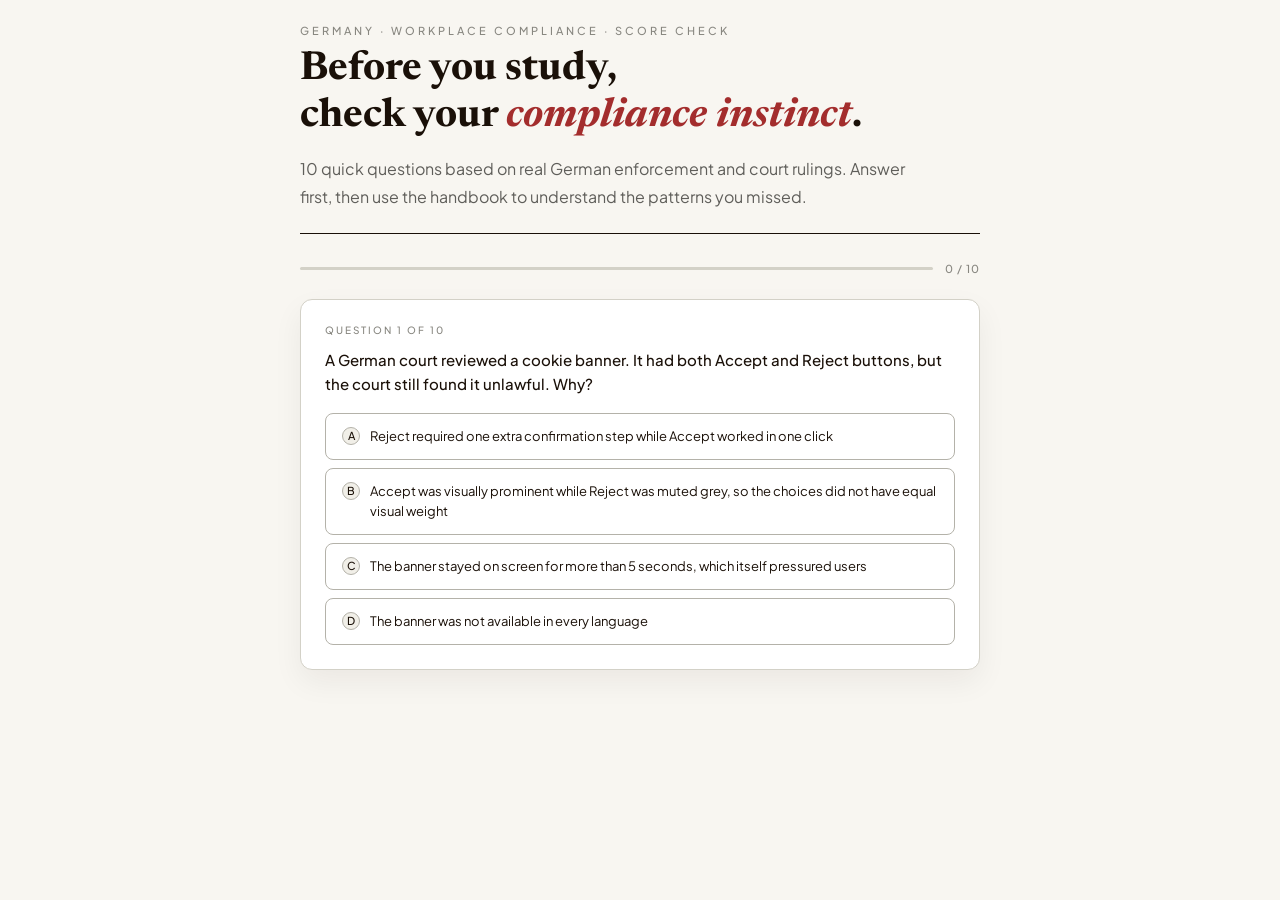
<file: pretest.html>
<!DOCTYPE html>
<html lang="en">
<head>
<meta charset="UTF-8">
<meta name="viewport" content="width=device-width, initial-scale=1.0">
<title>German Workplace Compliance Pretest</title>
<style>
@import url('https://fonts.googleapis.com/css2?family=Newsreader:opsz,wght@6..72,500;6..72,700&family=Noto+Serif+SC:wght@500;700&family=Noto+Sans+SC:wght@400;500;600&family=Plus+Jakarta+Sans:wght@400;500;600&display=swap');

:root{
  --color-text-primary:#1A1008;
  --color-text-secondary:#5F5E5A;
  --color-text-tertiary:#888780;
  --color-border-primary:#1A1008;
  --color-border-secondary:#B4B2A9;
  --color-border-tertiary:#D3D1C7;
  --color-background-page:#F8F6F1;
  --color-background-primary:#FFFFFF;
  --color-background-secondary:#F1EFE8;
  --color-background-tertiary:#E8E5DE;
  --border-radius-md:8px;
  --border-radius-lg:12px;
  --shadow-soft:0 12px 30px rgba(26,16,8,0.06);
}

*{box-sizing:border-box;margin:0;padding:0;}

body{
  background:var(--color-background-page);
  color:var(--color-text-primary);
  font-family:'Plus Jakarta Sans',sans-serif;
  padding:24px 24px 64px;
  -webkit-font-smoothing:antialiased;
  -moz-osx-font-smoothing:grayscale;
  text-rendering:optimizeLegibility;
}

body[data-language="zh"]{font-family:'Noto Sans SC','Plus Jakarta Sans',sans-serif;}

.wrap{max-width:680px;margin:0 auto;padding:0 0 40px;}
.hdr{margin-bottom:28px;padding-bottom:22px;border-bottom:1.5px solid var(--color-border-primary);}
.hdr-tag{font-size:11px;font-weight:500;letter-spacing:3px;text-transform:uppercase;color:var(--color-text-tertiary);margin-bottom:10px;}
.hdr-h{font-family:'Newsreader',Georgia,serif;font-size:40px;font-weight:700;color:var(--color-text-primary);line-height:1.18;letter-spacing:0;}
body[data-language="zh"] .hdr-h{font-family:'Noto Serif SC','Newsreader',serif;}
.hdr-h em{font-style:italic;color:#A32D2D;}
.hdr-p{max-width:620px;font-size:16px;font-weight:400;color:var(--color-text-secondary);margin-top:14px;line-height:1.75;}

.prog-row{display:flex;align-items:center;gap:12px;margin-bottom:24px;}
.prog-track{flex:1;height:3px;background:var(--color-border-tertiary);border-radius:2px;overflow:hidden;}
.prog-bar{height:100%;background:var(--color-text-primary);border-radius:2px;transition:width .3s ease;}
.prog-txt{font-size:11px;font-weight:500;color:var(--color-text-tertiary);letter-spacing:1px;white-space:nowrap;}

.card,.result{
  background:var(--color-background-primary);
  border:0.5px solid var(--color-border-tertiary);
  border-radius:var(--border-radius-lg);
  box-shadow:var(--shadow-soft);
}

.card{padding:24px;margin-bottom:16px;}
.q-num{font-size:10px;font-weight:500;letter-spacing:2px;text-transform:uppercase;color:var(--color-text-tertiary);margin-bottom:12px;}
.q-txt{font-size:15px;font-weight:500;color:var(--color-text-primary);line-height:1.55;margin-bottom:18px;}
.opts{display:flex;flex-direction:column;gap:8px;}
.opt{appearance:none;width:100%;text-align:left;padding:12px 16px;border-radius:var(--border-radius-md);border:0.5px solid var(--color-border-secondary);background:var(--color-background-primary);cursor:pointer;font:inherit;font-size:13px;font-weight:400;color:var(--color-text-primary);line-height:1.6;transition:all .15s ease;display:flex;align-items:flex-start;gap:10px;touch-action:manipulation;}
.opt:hover:not(:disabled){background:var(--color-background-secondary);border-color:var(--color-border-primary);}
.opt:disabled{cursor:default;}
.opt.ok{background:#EAF3DE;border-color:#3B6D11;color:#173404;}
.opt.no{background:#FCEBEB;border-color:#A32D2D;color:#501313;}
.opt.reveal{background:#EAF3DE;border-color:#3B6D11;color:#173404;opacity:.7;}
.ltr{font-size:11px;font-weight:500;min-width:18px;height:18px;border-radius:50%;background:var(--color-background-secondary);border:0.5px solid var(--color-border-secondary);display:flex;align-items:center;justify-content:center;flex-shrink:0;margin-top:1px;transition:all .15s ease;}
.opt.ok .ltr{background:#3B6D11;color:#EAF3DE;border-color:#3B6D11;}
.opt.no .ltr{background:#A32D2D;color:#FCEBEB;border-color:#A32D2D;}
.opt.reveal .ltr{background:#3B6D11;color:#EAF3DE;border-color:#3B6D11;}

.fb{margin-top:14px;padding:12px 14px;border-radius:var(--border-radius-md);font-size:12.5px;font-weight:400;line-height:1.65;display:none;}
.fb.vis{display:block;}
.fb-ok{background:#EAF3DE;color:#173404;border-left:2px solid #1A5C4A;}
.fb-no{background:#FCEBEB;color:#501313;border-left:2px solid #A32D2D;}
.fb strong{font-weight:500;}

.next{margin-top:16px;width:100%;padding:12px;border-radius:var(--border-radius-md);border:0.5px solid var(--color-border-secondary);background:var(--color-background-primary);cursor:pointer;font:inherit;font-size:13px;font-weight:500;color:var(--color-text-primary);display:none;transition:all .15s ease;touch-action:manipulation;}
.next:hover{background:var(--color-background-secondary);border-color:var(--color-border-primary);}
.next:disabled{opacity:.55;cursor:default;}
.next.vis{display:block;}

.result{padding:32px;text-align:center;display:none;}
.result.vis{display:block;}
.r-icon{width:56px;height:56px;border-radius:50%;margin:0 auto 16px;display:flex;align-items:center;justify-content:center;}
.r-score{font-family:'Newsreader',Georgia,serif;font-size:56px;font-weight:700;line-height:1;margin-bottom:4px;}
.r-pct{font-size:13px;font-weight:400;color:var(--color-text-secondary);margin-bottom:24px;}
.r-title{font-family:'Newsreader',Georgia,serif;font-size:22px;font-weight:700;color:var(--color-text-primary);margin-bottom:8px;}
.r-sub{font-size:13px;font-weight:400;color:var(--color-text-secondary);line-height:1.65;max-width:440px;margin:0 auto 24px;}
.r-grid{display:grid;grid-template-columns:1fr 1fr;gap:10px;margin-bottom:24px;}
.r-box{padding:14px 12px;border-radius:var(--border-radius-md);text-align:left;}
.r-n{font-family:'Newsreader',Georgia,serif;font-size:26px;font-weight:700;line-height:1;margin-bottom:4px;}
.r-l{font-size:11px;font-weight:400;color:var(--color-text-secondary);}
.r-path{margin:0 auto 24px;text-align:left;max-width:520px;border-top:0.5px solid var(--color-border-tertiary);padding-top:18px;}
.r-path-title{font-size:11px;font-weight:600;letter-spacing:1.5px;text-transform:uppercase;color:var(--color-text-tertiary);margin-bottom:10px;}
.r-path-list{display:grid;gap:8px;}
.r-path-item{appearance:none;width:100%;display:flex;align-items:flex-start;gap:10px;text-align:left;padding:12px 14px;border:0.5px solid var(--color-border-tertiary);border-radius:var(--border-radius-md);background:var(--color-background-secondary);cursor:pointer;font:inherit;color:var(--color-text-primary);}
.r-path-item:hover{border-color:var(--color-border-primary);background:var(--color-background-primary);}
.r-path-step{width:22px;height:22px;border-radius:50%;display:inline-flex;align-items:center;justify-content:center;flex:0 0 auto;background:var(--color-text-primary);color:var(--color-background-page);font-size:11px;font-weight:600;}
.r-path-name{display:block;font-size:13px;font-weight:600;margin-bottom:3px;}
.r-path-desc{display:block;font-size:12px;line-height:1.5;color:var(--color-text-secondary);}
.r-btn{padding:10px 24px;border-radius:var(--border-radius-md);border:0.5px solid var(--color-border-secondary);background:var(--color-background-primary);cursor:pointer;font:inherit;font-size:13px;font-weight:500;color:var(--color-text-primary);transition:all .15s ease;}
body[data-language="zh"] .r-score,
body[data-language="zh"] .r-title,
body[data-language="zh"] .r-n{font-family:'Noto Serif SC','Newsreader',serif;}
.r-btn:hover{background:var(--color-background-secondary);border-color:var(--color-border-primary);}

@media (max-width:640px){
  body{padding:14px 12px 56px;}
  .wrap{padding:0 0 32px;}
  .hdr{margin-bottom:22px;padding-bottom:18px;}
  .hdr-h{font-size:32px;}
  .hdr-p{font-size:14px;line-height:1.72;}
  .card,.result{padding:20px;}
  .r-grid{grid-template-columns:1fr;}
  .r-path-item{padding:12px;}
}
</style>
</head>
<body>

<div class="wrap">
<div class="hdr">
  <div class="hdr-tag">德国 &middot; 职场合规 &middot; 入门检测</div>
  <div class="hdr-h">学习之前，先测测你的<em>合规直觉</em>。</div>
  <div class="hdr-p">10 道基于德国真实执法和判例的快速题。先答题，再用手册理解自己错过了哪些模式。</div>
</div>
<div class="prog-row">
  <div class="prog-track"><div class="prog-bar" id="pb" style="width:0%"></div></div>
  <div class="prog-txt" id="pt">0 / 10</div>
</div>
<div id="qc"></div>
<div class="result" id="res"></div>
</div>

<script>
const ZH_QUESTIONS = [
  {
    q: "德国法院审查了一个 Cookie 横幅。同时有“接受”和“拒绝”两个按钮，但法院仍认定违法。原因是什么？",
    opts: [
      "“拒绝”需要多点一步确认，而“接受”一键完成",
      "“接受”颜色醒目，“拒绝”被弱化为灰色——视觉权重不对等",
      "横幅停留超过 5 秒，本身构成对用户的施压",
      "横幅没有提供所有语言版本"
    ],
    correct: 1,
    ok: "有按钮不够，两个按钮的视觉权重必须对等。颜色、大小、位置都算。把“拒绝”做灰、“接受”做亮，就已经违法。",
    no: "有按钮不够，两个按钮的视觉权重必须对等。选项 A 也是真实违规，但本案的核心是颜色视觉不对称，而非点击步骤。"
  },
  {
    q: "一家柏林数字银行被 BaFin 罚款，并被临时限制每月新增客户数量。注意：BaFin 动用了“限制业务增长”这个重手段。触发这个后果的核心原因是什么？",
    opts: [
      "KYC 身份核验流程存在系统性漏洞",
      "向第三方广告平台共享客户数据违反 GDPR",
      "反洗钱控制缺陷，包括可疑交易报告迟交",
      "客服响应时长不达标，违反消费者保护规定"
    ],
    correct: 2,
    ok: "这是 N26。BaFin 的公开措施指向 AML 风险控制、客户识别、交易监控和可疑交易报告等问题。GDPR 归数据保护机构管，客服时长不会让 BaFin 封增长上限。",
    no: "这是 N26。BaFin 的公开措施指向 AML 风险控制、客户识别、交易监控和可疑交易报告等问题；不是广告数据 GDPR，也不是客服响应时长。"
  },
  {
    q: "产品团队在官网使用了 Google Tag Manager，CMP 在用户操作前展示 Cookie 横幅。2025 年德国法院仍认定不合规。原因是什么？",
    opts: [
      "CMP 必须部署在德国境内服务器，否则横幅加载本身就是跨境传输",
      "GTM 加载时就已经向 Google 服务器传输了用户 IP，早于用户做任何选择",
      "GTM 容器里的追踪标签数量超出合规建议上限",
      "横幅必须等 GTM 完全加载后才能显示，否则同意记录无法触发"
    ],
    correct: 1,
    ok: "GTM 初始化这个动作本身就是一次数据传输——IP 地址已经发给 Google，不管用户有没有点同意。所以 GTM 必须在用户同意后才能加载，而不是同时。",
    no: "GTM 初始化本身就传输数据，早于用户同意。选项 D 的逻辑正好相反——不是等 GTM 加载完再展示横幅，而是横幅展示时 GTM 必须完全静默。"
  },
  {
    q: "一个 app 的应用商店描述写着：“追踪血糖，识别早期糖尿病风险模式”。说明里附有免责声明：“本 app 不提供医疗诊断。”在德国，这个 app 属于什么？",
    opts: [
      "普通健康 app——免责声明已排除诊断意图",
      "医疗器械——描述了诊断功能，免责声明救不了营销文案",
      "数字健康应用（DiGA）——可走快速审批通道，不需要完整认证",
      "研究工具——适用学术豁免，暂不受医疗器械法规管辖"
    ],
    correct: 1,
    ok: "监管看的是你向用户传达了什么，不是你写了什么免责声明。描述了“识别糖尿病风险”，就是医疗器械，需要 CE 认证才能在德国上市。",
    no: "免责声明救不了已经描述了诊断功能的营销文案。DiGA（选项 C）是已获批医疗器械的报销通道，不是绕开认证的捷径。"
  },
  {
    q: "公司在德国上线生产力看板：追踪每位员工的登录时间、文件编辑数、消息数，但经理看到的只有团队平均值，看不到个人数据。需要提前获得员工委员会（Betriebsrat）批准吗？",
    opts: [
      "不需要——经理看不到个人数据，就不构成个人监控",
      "不需要——生产力追踪是标准管理职能，法律有豁免",
      "需要——系统收集了个人级数据，客观上能监控个人，不看输出怎么展示",
      "只有供应商是非欧盟公司时才需要"
    ],
    correct: 2,
    ok: "德国法律看的是系统“能不能”监控个人，不是经理“看不看得到”。只要底层收集了个人数据，就需要员工委员会批准，否则部署可能从一开始就无效。",
    no: "法律看的是数据收集能力，不是输出界面。选项 B 的“标准管理职能豁免”不存在。没有提前签书面协议就上线，员工委员会可以申请立即禁令。"
  },
  {
    q: "一家年收入 400 万欧元的 SaaS 公司，为某跨国集团的德国子公司处理数据，后来发现 GDPR 违规。根据 2023 年欧盟法院判决，罚款最高可能按什么基数计算？",
    opts: [
      "只按 SaaS 公司自己的 400 万欧元——处理方主责在控制方",
      "按受影响用户人数，每人有固定罚款上限",
      "可能按整个集团的全球合并营收——GDPR 借用了欧盟竞争法的集团概念",
      "各国 DPA 自行裁量，德国有独立封顶，低于欧盟标准"
    ],
    correct: 2,
    ok: "欧盟法院确认：GDPR 罚款按整个受控集团计算，不只看违规实体自己的收入。小子公司的罚款天花板，可能是母集团全球营收的 4%。",
    no: "罚款基数是整个集团，不是违规实体自己的收入。选项 A 中“主责在控制方”不影响罚款基数的计算方式。德国没有独立降低上限的权力（选项 D）。"
  },
  {
    q: "德国消费者订阅产品：注册一键完成，取消需要进 Account Settings → Manage subscription → 联系客服。德国法院最可能怎么判？",
    opts: [
      "合规——服务条款写明了取消方式，用户注册时已同意",
      "合规——德国法只要求取消渠道存在，不限步骤数",
      "不合规——取消必须两步内可达，不能比注册更难",
      "只针对年付不合规，月付适用宽松标准"
    ],
    correct: 2,
    ok: "德国法要求订阅产品提供持续可见的取消按钮，两步内完成，取消不能比注册更难。这条法律已有 67+ 判例，后果是用户可以立即取消，无需通知期。",
    no: "服务条款说明（选项 A）不能替代界面可达性要求。“不限步骤”（选项 B）是错的，67+ 判例已确立两步标准。月付和年付没有差异化标准（选项 D）。"
  },
  {
    q: "AI 系统分析用户租房历史、社交媒体和金融记录，生成“可靠性指数”，房东用这个分数决定是否出租。欧盟 AI 法案 2025 年 2 月已禁止此类 social scoring。这个系统违法吗？",
    opts: [
      "不违法——禁令只针对政府机构，私营公司不受限",
      "不违法——用户在条款里同意了评分，构成合法授权",
      "违法——按行为给人分类并造成不利后果，禁令不区分运营者，同意也无效",
      "取决于模型是否经过独立第三方审计"
    ],
    correct: 2,
    ok: "禁令同时适用于政府和私营公司。这是绝对禁止，用户同意无效，第三方审计也解锁不了。罚款最高 3500 万欧元或全球营收 7%。",
    no: "选项 A（只针对政府）是最常见误解，EU AI Act 明确覆盖私营主体。这是绝对禁令，同意（选项 B）和审计（选项 D）都救不了。"
  },
  {
    q: "招聘软件用 AI 给候选人排序，HR 经理查看列表后做最终录用决定。根据 2023 年欧盟法院判决，GDPR 自动化决策条款（Art. 22）适用吗？",
    opts: [
      "不适用——最终决定是人做的，人在环路中就够了",
      "不适用——招聘属于雇主特权，GDPR 明确豁免",
      "可能适用——人在环路不够，HR 必须真正独立判断，而不只是批准 AI 排名",
      "只有 AI 全自动发出 offer、完全无人介入时才适用"
    ],
    correct: 2,
    ok: "欧盟法院明确：名义上有人签字不够，关键是这个人有没有真正独立判断。如果 HR 只是在批准 AI 的排名，Art. 22 仍然适用。",
    no: "选项 A（人在环路就合规）正是法院否定的逻辑。选项 B 的雇主特权豁免不存在于 GDPR 条文中。选项 D 的门槛太窄，有人签字也可能触发 Art. 22。"
  },
  {
    q: "公司 app 调用第三方大语言模型 API，没有修改底层模型。2026 年 8 月欧盟 AI 法案高风险义务全面生效后，公司的法律位置是？",
    opts: [
      "无独立义务——与 API 供应商签了合规条款，责任已转移给上游",
      "只需在隐私政策和 App Store 说明里披露使用了 AI",
      "作为 deployer 有独立义务：合规使用、人工监督、透明告知用户，特定场景需做影响评估",
      "只有对模型微调或修改后才有义务，原生调用不在范围内"
    ],
    correct: 2,
    ok: "AI 法案区分 provider（开发 AI）和 deployer（用 AI）。两者各有独立义务，不能靠合同转移。调用 API 就是 deployer，不需要修改模型。",
    no: "合同条款转移不了法定义务（选项 A）。“必须微调才有义务”（选项 D）是错的，使用 API 就已经是 deployer。Deployer 义务包括合规使用、人工监督和透明度。"
  }
];

const EN_QUESTIONS = [
  {
    q: "A German court reviewed a cookie banner. It had both Accept and Reject buttons, but the court still found it unlawful. Why?",
    opts: [
      "Reject required one extra confirmation step while Accept worked in one click",
      "Accept was visually prominent while Reject was muted grey, so the choices did not have equal visual weight",
      "The banner stayed on screen for more than 5 seconds, which itself pressured users",
      "The banner was not available in every language"
    ],
    correct: 1,
    ok: "Having both buttons is not enough. Their visual weight must be equal: color, size, and placement all matter. A bright Accept button and muted Reject button can already be unlawful.",
    no: "Having both buttons is not enough. Equal visual weight matters. Option A is also a real pattern of non-compliance, but this case turned on visual asymmetry, not click count."
  },
  {
    q: "A Berlin digital bank was fined by BaFin and temporarily limited in monthly new-customer growth. BaFin used the heavy weapon of restricting growth. What triggered it?",
    opts: [
      "Systemic flaws in KYC identity verification",
      "Sharing customer data with advertising platforms in breach of GDPR",
      "AML control shortcomings, including late suspicious transaction reports",
      "Customer support response times below consumer-protection expectations"
    ],
    correct: 2,
    ok: "This was N26. BaFin's public measures pointed to AML risk controls, customer identification, transaction monitoring, and suspicious transaction reporting. GDPR belongs to data protection authorities; support timing does not trigger a BaFin growth cap.",
    no: "This was N26. BaFin's public measures pointed to AML risk controls, customer identification, transaction monitoring, and suspicious transaction reporting, not advertising-data GDPR or support response times."
  },
  {
    q: "A product team used Google Tag Manager on its website. The CMP showed a cookie banner before the user acted, but a German court still found the setup non-compliant in 2025. Why?",
    opts: [
      "The CMP must run on German servers or the banner load itself is a cross-border transfer",
      "GTM sent the user's IP address to Google as soon as it loaded, before the user made any choice",
      "The GTM container had more tracking tags than compliance guidance allows",
      "The banner must wait until GTM is fully loaded, otherwise consent records cannot fire"
    ],
    correct: 1,
    ok: "Initializing GTM is itself a data transfer: the IP address already reaches Google before the user consents. GTM must wait until opt-in, not load alongside the banner.",
    no: "GTM initialization itself transfers data before consent. Option D is backwards: the banner should appear while GTM remains silent."
  },
  {
    q: "An app store description says: 'Track blood glucose and identify early diabetes-risk patterns.' The description adds a disclaimer: 'This app does not provide medical diagnosis.' In Germany, what is it?",
    opts: [
      "A normal wellness app because the disclaimer excludes diagnostic intent",
      "A medical device because the marketing describes diagnostic functionality, and the disclaimer does not save it",
      "A digital health application, so it can use the fast-track path without full certification",
      "A research tool covered by an academic exemption and temporarily outside medical-device rules"
    ],
    correct: 1,
    ok: "Regulators look at what you communicate to users, not just the disclaimer. If you describe identifying diabetes risk, you are making a medical-device claim and need CE certification before entering Germany.",
    no: "A disclaimer cannot rescue marketing copy that already describes diagnostic functionality. DiGA is a reimbursement pathway for approved medical devices, not a shortcut around certification."
  },
  {
    q: "A company launches a productivity dashboard in Germany. It tracks each employee's login time, file edits, and message counts, but managers only see team averages. Does it need prior works council approval?",
    opts: [
      "No, because managers cannot see individual data, so it is not individual monitoring",
      "No, because productivity tracking is a standard management function with a legal exemption",
      "Yes, because the system collects individual-level data and is objectively capable of monitoring individuals, regardless of the output view",
      "Only if the vendor is outside the EU"
    ],
    correct: 2,
    ok: "German law asks whether the system can monitor individuals, not whether managers currently see them. If individual data is collected underneath, works council approval is needed or deployment can be invalid from the start.",
    no: "The law focuses on collection capability, not dashboard presentation. There is no standard-management exemption, and without a written agreement the works council can seek an immediate injunction."
  },
  {
    q: "A SaaS company with EUR 4M annual revenue processes data for the German subsidiary of a multinational group. A GDPR violation is found. Under a 2023 CJEU ruling, what can the fine ceiling be based on?",
    opts: [
      "Only the SaaS company's own EUR 4M revenue, because processors are secondary to controllers",
      "The number of affected users, with a fixed fine cap per person",
      "Potentially the global consolidated revenue of the whole group, because GDPR borrows the EU competition-law group concept",
      "Each DPA decides independently, and Germany has its own lower cap"
    ],
    correct: 2,
    ok: "The CJEU confirmed that GDPR fines can be calculated against the whole controlled group, not only the violating entity's own revenue. A small subsidiary's ceiling may be 4% of the parent group's global revenue.",
    no: "The fine base can be the whole group, not just the violating entity. Processor/controller allocation does not change that calculation, and Germany cannot create its own lower cap."
  },
  {
    q: "A German consumer subscription product allows one-click sign-up, but cancellation requires Account Settings -> Manage subscription -> contact support. How would a German court most likely treat it?",
    opts: [
      "Compliant because the cancellation method is in the terms accepted at sign-up",
      "Compliant because German law only requires a cancellation channel to exist, not a step limit",
      "Non-compliant because cancellation must be reachable within two steps and cannot be harder than sign-up",
      "Non-compliant only for annual plans; monthly plans have a looser standard"
    ],
    correct: 2,
    ok: "German law requires a continuously visible cancellation button and completion within two steps. Cancellation cannot be harder than sign-up. There are already 67+ rulings, and the consequence can be immediate cancellation without notice period.",
    no: "Terms text cannot replace interface accessibility. The two-step standard is real, and monthly vs. annual plans do not get separate rules."
  },
  {
    q: "An AI system analyzes rental history, social media, and financial records to generate a 'reliability score' that landlords use to decide whether to rent. The EU AI Act's social-scoring ban has applied since February 2025. Is it unlawful?",
    opts: [
      "No, because the ban only applies to government agencies",
      "No, because the user consented in the terms",
      "Yes, because it classifies people by behavior and creates adverse effects; the ban does not distinguish public from private operators, and consent does not cure it",
      "It depends on whether the model was independently audited"
    ],
    correct: 2,
    ok: "The ban applies to both public and private operators. It is an absolute prohibition: consent does not work, and an audit cannot unlock it. Fines can reach EUR 35M or 7% of global revenue.",
    no: "The idea that this only applies to government is the common mistake. The EU AI Act covers private operators too, and neither consent nor audits can fix an absolute prohibition."
  },
  {
    q: "Recruiting software uses AI to rank candidates. The HR manager reviews the list and makes the final hiring decision. Under a 2023 CJEU ruling, can GDPR automated-decision rules still apply?",
    opts: [
      "No, because a human makes the final decision, and human-in-the-loop is enough",
      "No, because hiring is an employer privilege expressly exempt from GDPR",
      "Possibly yes, because human-in-the-loop is not enough if HR merely rubber-stamps the AI ranking instead of making an independent judgment",
      "Only if the AI sends an offer fully automatically with no human involvement at all"
    ],
    correct: 2,
    ok: "The CJEU made clear that a nominal human signature is not enough. The key question is whether the person made a genuinely independent judgment. If HR just approves the AI ranking, Article 22 can still apply.",
    no: "The 'human in the loop is enough' logic is exactly what the court rejected. There is no employer-privilege exemption in GDPR, and Article 22 is not limited to fully automatic offers."
  },
  {
    q: "A company app calls a third-party large language model API without modifying the underlying model. After the EU AI Act's high-risk obligations fully apply in August 2026, what is the company's legal position?",
    opts: [
      "No independent duties because the API vendor's compliance clause transfers responsibility upstream",
      "It only needs to disclose AI use in the privacy policy and app-store description",
      "As a deployer it has independent duties: compliant use, human oversight, transparent user notice, and impact assessment in specific contexts",
      "Duties apply only after fine-tuning or modifying the model; plain API calls are outside scope"
    ],
    correct: 2,
    ok: "The AI Act distinguishes providers from deployers. Both have their own duties, and contract terms cannot transfer statutory obligations. Calling an API can make you a deployer even if you never modify the model.",
    no: "Contract terms cannot transfer statutory duties, and fine-tuning is not required. Calling an AI API can already make you a deployer with duties around compliant use, oversight, and transparency."
  }
];

const COPY = {
  en: {
    documentLang: 'en',
    tag: 'Germany · Workplace Compliance · Score Check',
    title: 'Before you study,<br>check your <em>compliance instinct</em>.',
    intro: '10 quick questions based on real German enforcement and court rulings. Answer first, then use the handbook to understand the patterns you missed.',
    questionMeta: (current, total) => `Question ${current} of ${total}`,
    next: 'Next question →',
    results: 'See results →',
    correct: 'Correct.',
    wrong: 'This is the kind of detail teams miss.',
    scoreLabel: (pct) => `${pct}% correct`,
    highTitle: 'Your compliance instinct is already strong',
    highMsg: 'You already catch many German and European compliance boundaries. Use the handbook to sharpen the details, especially where trust, business value, and legal responsibility overlap.',
    midTitle: 'You have useful instincts and a few gaps',
    midMsg: 'You got several calls right. The misses are good study signals: they show where a normal work decision can become a compliance issue in Germany or Europe.',
    lowTitle: 'This is exactly why the score check comes first',
    lowMsg: 'Every missed question maps to real fines, rulings, or product restrictions. Start with the hard stops, then come back and see how your instinct changes.',
    correctCount: 'Correct calls',
    reviewCount: 'Worth reviewing',
    pathTitle: 'Recommended next steps',
    paths: {
      hardStops: {
        name: 'Start with Hard Stops',
        desc: 'Build the baseline: what clearly should not proceed as designed.'
      },
      greyAreas: {
        name: 'Then read Grey Areas',
        desc: 'Train the boundary sense: when context changes the answer.'
      },
      betterPractice: {
        name: 'Study Better Practice',
        desc: 'See how compliance evidence also builds trust and opportunity.'
      },
      scoreCheck: {
        name: 'Try the full Score Check',
        desc: 'Use 15 questions to test whether the patterns are sticking.'
      }
    },
    restart: 'Retake the test',
    questions: EN_QUESTIONS
  },
  zh: {
    documentLang: 'zh-CN',
    tag: '德国 · 职场合规 · 入门检测',
    title: '学习之前，先测测你的<em>合规直觉</em>。',
    intro: '10 道基于德国真实执法和判例的快速题。先答题，再用手册理解自己错过了哪些模式。',
    questionMeta: (current, total) => `第 ${current} 题 / 共 ${total} 题`,
    next: '下一题 →',
    results: '查看结果 →',
    correct: '正确。',
    wrong: '这一步容易踩坑。',
    scoreLabel: (pct) => `正确率 ${pct}%`,
    highTitle: '你的合规直觉已经很强',
    highMsg: '你已经能抓住不少德国/欧洲合规边界。后面的手册会帮你把细节磨得更准，尤其是合规、信任、商业价值和责任交叉的地方。',
    midTitle: '你已经有直觉，但还有几个缺口',
    midMsg: '你答对了不少判断。错掉的题很有价值：它们说明哪些普通工作决定，在德国或欧洲会变成合规问题。',
    lowTitle: '这正是为什么要先测一次',
    lowMsg: '每一道错题背后，都对应真实罚款、真实判例或真实产品限制。先从必须停下的部分开始，再回来看看直觉有什么变化。',
    correctCount: '判断正确',
    reviewCount: '值得重看',
    pathTitle: '建议下一步',
    paths: {
      hardStops: {
        name: '先看必须停下',
        desc: '建立底线感：哪些事情不能照常推进。'
      },
      greyAreas: {
        name: '再看灰区判断',
        desc: '训练边界感：同一件事什么时候会变得更危险。'
      },
      betterPractice: {
        name: '补更专业做法',
        desc: '理解合规证据如何带来信任和机会。'
      },
      scoreCheck: {
        name: '挑战完整测一测',
        desc: '用 15 道题检查这些模式是否真的记住。'
      }
    },
    restart: '再测一次',
    questions: ZH_QUESTIONS
  }
};

const SUPPORTED_LANGUAGES = ['en', 'zh'];
const DEFAULT_LANGUAGE = 'en';
const params = new URLSearchParams(window.location.search);
const requestedLanguage = params.get('lang');
let currentLanguage = SUPPORTED_LANGUAGES.includes(requestedLanguage) ? requestedLanguage : DEFAULT_LANGUAGE;
let QS = COPY[currentLanguage].questions;
let cur=0,score=0,picked=false,isAdvancing=false;

function compactText(text, limit=250){
  if(text.length<=limit)return text;
  return text.slice(0,limit).replace(/\s+\S*$/,'')+'…';
}

function getCopy(){
  return COPY[currentLanguage] || COPY[DEFAULT_LANGUAGE];
}

function resetQuizScroll(){
  requestAnimationFrame(()=>{
    const root=document.scrollingElement || document.documentElement;
    root.scrollTo({top:0,behavior:'auto'});
  });
}

function applyLanguage(){
  const copy=getCopy();
  QS=copy.questions;
  document.documentElement.lang=copy.documentLang;
  document.body.dataset.language=currentLanguage;
  document.querySelector('.hdr-tag').innerHTML=copy.tag;
  document.querySelector('.hdr-h').innerHTML=copy.title;
  document.querySelector('.hdr-p').textContent=copy.intro;
}

function render(){
  const copy=getCopy();
  const q=QS[cur];
  document.getElementById('pb').style.width=(cur/QS.length*100)+'%';
  document.getElementById('pt').textContent=cur+' / '+QS.length;
  const L=['A','B','C','D'];
  let opts='';
  q.opts.forEach((o,i)=>{
    opts+=`<button class="opt" id="o${i}" onclick="pick(${i})"><span class="ltr">${L[i]}</span><span>${o}</span></button>`;
  });
  document.getElementById('qc').innerHTML=`
    <div class="card">
      <div class="q-num">${copy.questionMeta(cur+1, QS.length)}</div>
      <div class="q-txt">${q.q}</div>
      <div class="opts">${opts}</div>
      <div class="fb" id="fb"></div>
    </div>
    <button class="next" id="nb" onclick="advance()">${cur===QS.length-1?copy.results:copy.next}</button>
  `;
  picked=false;
  isAdvancing=false;
  resetQuizScroll();
}

function pick(i){
  if(picked)return;
  picked=true;
  const q=QS[cur];
  const win=i===q.correct;
  if(win)score++;
  q.opts.forEach((_,j)=>{
    const b=document.getElementById('o'+j);
    b.disabled=true;
    if(j===q.correct) b.classList.add(win?'ok':'reveal');
    if(j===i&&!win) b.classList.add('no');
  });
  const fb=document.getElementById('fb');
  fb.className='fb vis '+(win?'fb-ok':'fb-no');
  fb.innerHTML=`<strong>${win?getCopy().correct:getCopy().wrong}</strong> `+compactText(win?q.ok:q.no);
  document.getElementById('nb').classList.add('vis');
}

function advance(){
  if(isAdvancing)return;
  isAdvancing=true;
  const nextButton=document.getElementById('nb');
  if(nextButton)nextButton.disabled=true;
  cur++;
  if(cur>=QS.length) showResult();
  else render();
}

function openParentSection(target){
  window.parent?.postMessage({type:'pretest-jump', target}, window.location.origin);
}

function getResultPath(pct){
  if(pct>=80)return ['betterPractice','scoreCheck'];
  if(pct>=40)return ['hardStops','greyAreas','scoreCheck'];
  return ['hardStops','greyAreas'];
}

function showResult(){
  const copy=getCopy();
  document.getElementById('qc').innerHTML='';
  document.getElementById('pb').style.width='100%';
  document.getElementById('pt').textContent=QS.length+' / '+QS.length;
  const pct=Math.round(score/QS.length*100);
  let title,msg,iconBg,iconSvg,scoreCol;
  if(pct>=80){
    title=copy.highTitle;
    msg=copy.highMsg;
    iconBg='#EAF3DE';iconSvg='<circle cx="14" cy="14" r="12" stroke="#1A5C4A" stroke-width="1.5"/><path d="M9 14.5L12 17.5L19 10.5" stroke="#1A5C4A" stroke-width="1.5" stroke-linecap="round" stroke-linejoin="round"/>';scoreCol='#1A5C4A';
  } else if(pct>=40){
    title=copy.midTitle;
    msg=copy.midMsg;
    iconBg='#FAEEDA';iconSvg='<circle cx="14" cy="14" r="12" stroke="#854F0B" stroke-width="1.5"/><line x1="14" y1="8" x2="14" y2="16" stroke="#854F0B" stroke-width="1.5" stroke-linecap="round"/><circle cx="14" cy="19.5" r="1" fill="#854F0B"/>';scoreCol='#854F0B';
  } else {
    title=copy.lowTitle;
    msg=copy.lowMsg;
    iconBg='#FCEBEB';iconSvg='<circle cx="14" cy="14" r="12" stroke="#A32D2D" stroke-width="1.5"/><path d="M9 9L19 19M19 9L9 19" stroke="#A32D2D" stroke-width="1.5" stroke-linecap="round"/>'; scoreCol='#A32D2D';
  }
  document.getElementById('res').className='result vis';
  document.getElementById('res').innerHTML=`
    <div class="r-icon" style="background:${iconBg};"><svg width="28" height="28" viewBox="0 0 28 28" fill="none">${iconSvg}</svg></div>
    <div class="r-score" style="color:${scoreCol}">${score}<span style="font-size:24px;color:var(--color-text-tertiary)">/${QS.length}</span></div>
    <div class="r-pct">${copy.scoreLabel(pct)}</div>
    <div class="r-title">${title}</div>
    <div class="r-sub">${msg}</div>
    <div class="r-grid">
      <div class="r-box" style="background:#EAF3DE;"><div class="r-n" style="color:#1A5C4A;">${score}</div><div class="r-l">${copy.correctCount}</div></div>
      <div class="r-box" style="background:#FCEBEB;"><div class="r-n" style="color:#A32D2D;">${QS.length-score}</div><div class="r-l">${copy.reviewCount}</div></div>
    </div>
    <div class="r-path">
      <div class="r-path-title">${copy.pathTitle}</div>
      <div class="r-path-list">
        ${getResultPath(pct).map((key, index) => {
          const path = copy.paths[key];
          const target = key === 'hardStops' ? 'red' : key === 'greyAreas' ? 'orange' : key === 'betterPractice' ? 'green' : 'quiz';
          return `<button class="r-path-item" type="button" onclick="openParentSection('${target}')">
            <span class="r-path-step">${index + 1}</span>
            <span><span class="r-path-name">${path.name}</span><span class="r-path-desc">${path.desc}</span></span>
          </button>`;
        }).join('')}
      </div>
    </div>
    <button class="r-btn" onclick="restart()">${copy.restart}</button>
  `;
  isAdvancing=false;
  resetQuizScroll();
}

function restart(){cur=0;score=0;picked=false;document.getElementById('res').className='result';render();}
applyLanguage();
render();
</script>
</body>
</html>
</file>
<file: styles.css>
@import url('https://fonts.googleapis.com/css2?family=Newsreader:opsz,wght@6..72,400;6..72,500&family=Noto+Sans+SC:wght@400;500;700&family=Plus+Jakarta+Sans:wght@400;500;600&display=swap');

:root{
  --color-text-primary:#1A1008;
  --color-text-secondary:#5F5E5A;
  --color-text-tertiary:#888780;
  --color-border-primary:#1A1008;
  --color-border-secondary:#B4B2A9;
  --color-border-tertiary:#D3D1C7;
  --color-background-page:#F8F6F1;
  --color-background-primary:#FFFFFF;
  --color-background-secondary:#F1EFE8;
  --color-background-tertiary:#E8E5DE;
  --border-radius-md:8px;
  --border-radius-lg:12px;
  --shadow-soft:0 12px 30px rgba(26,16,8,0.06);
}

*{box-sizing:border-box;margin:0;padding:0;}

html{scroll-behavior:smooth;}

html,body{overscroll-behavior-x:none;}

body{
  background:var(--color-background-page);
  color:var(--color-text-primary);
  font-family:'Plus Jakarta Sans',sans-serif;
  padding:24px 24px 64px;
  overflow-x:hidden;
  -webkit-font-smoothing:antialiased;
  -moz-osx-font-smoothing:grayscale;
  text-rendering:optimizeLegibility;
}

body[data-language="zh"]{
  font-family:'Noto Sans SC','Plus Jakarta Sans',sans-serif;
}

body[data-language="zh"] .product-brand,
body[data-language="zh"] .cover-title,
body[data-language="zh"] .hero-headline,
body[data-language="zh"] .quote-text,
body[data-language="zh"] .contents-name,
body[data-language="zh"] .pretest-title,
body[data-language="zh"] .journey-next-title,
body[data-language="zh"] .feedback-title,
body[data-language="zh"] .project-note-title,
body[data-language="zh"] .hero-title,
body[data-language="zh"] .stat-n,
body[data-language="zh"] .penalty-val,
body[data-language="zh"] .bd-n,
body[data-language="zh"] .result-score{
  font-family:'Noto Sans SC','Newsreader',Georgia,serif;
}

a{color:inherit;text-decoration:none;}

.source-link{
  display:inline-flex;
  align-items:center;
  gap:4px;
  margin-left:6px;
  color:var(--color-text-primary);
  font-size:11px;
  font-weight:600;
  text-decoration:underline;
  text-underline-offset:3px;
}

.product-shell{
  max-width:980px;
  margin:0 auto;
}

.page-product{
  min-height:calc(100vh - 88px);
}

.product-nav{
  position:sticky;
  top:16px;
  z-index:20;
  margin-bottom:28px;
}

.product-nav-inner{
  display:flex;
  align-items:center;
  justify-content:space-between;
  gap:20px;
  padding:14px 18px;
  border:0.5px solid var(--color-border-tertiary);
  border-radius:16px;
  background:rgba(248,246,241,0.92);
  backdrop-filter:blur(14px);
  box-shadow:var(--shadow-soft);
}

.product-brand{
  appearance:none;
  border:none;
  background:transparent;
  color:var(--color-text-primary);
  cursor:pointer;
  font-family:'Newsreader',Georgia,serif;
  font-size:20px;
  font-weight:500;
  letter-spacing:0;
}

.product-links{
  display:flex;
  align-items:center;
  gap:8px;
  flex-wrap:wrap;
  justify-content:flex-end;
  scrollbar-width:none;
  -webkit-overflow-scrolling:touch;
}

.product-nav-actions{
  display:flex;
  align-items:center;
  justify-content:flex-end;
  gap:12px;
  min-width:0;
}

.product-links::-webkit-scrollbar,
.product-nav-actions::-webkit-scrollbar,
.nav-pills::-webkit-scrollbar{display:none;}

.product-link{
  appearance:none;
  display:inline-flex;
  align-items:center;
  justify-content:center;
  flex:0 0 auto;
  padding:7px 14px;
  border:1px solid var(--color-border-secondary);
  border-radius:999px;
  font-size:12px;
  font-weight:500;
  color:var(--color-text-secondary);
  background:transparent;
  cursor:pointer;
  transition:all 0.15s ease;
}

.product-link:hover{
  background:var(--color-background-tertiary);
  color:var(--color-text-primary);
}

.product-link.is-active{
  background:var(--color-text-primary);
  border-color:var(--color-text-primary);
  color:var(--color-background-page);
}

.language-picker{
  display:inline-flex;
  align-items:center;
  flex:0 0 auto;
  justify-content:center;
  min-height:36px;
  padding:4px 9px;
  border:1px solid var(--color-border-secondary);
  border-radius:999px;
  background:transparent;
  color:var(--color-text-secondary);
}

.language-select{
  appearance:auto;
  min-width:58px;
  min-height:28px;
  border:0;
  border-radius:0;
  background:transparent;
  color:var(--color-text-primary);
  font:inherit;
  font-size:18px;
  font-weight:500;
  cursor:pointer;
  padding:2px 0;
}

.language-select:focus{
  outline:2px solid rgba(26,16,8,0.28);
  outline-offset:2px;
}

.book-frame{
  display:block;
}

.book-viewport{
  min-width:0;
  position:relative;
}

.book-page{
  display:none;
  animation-duration:0.28s;
  animation-fill-mode:both;
}

.book-page.is-active{
  display:block;
}

.page-product[data-book-direction="forward"] .book-page.is-active{
  animation-name:pageEnterFromRight;
}

.page-product[data-book-direction="backward"] .book-page.is-active{
  animation-name:pageEnterFromLeft;
}

.page-product[data-book-direction="none"] .book-page.is-active{
  animation:none;
}

.book-arrow{
  appearance:none;
  position:sticky;
  top:92px;
  display:inline-flex;
  align-items:center;
  justify-content:center;
  width:64px;
  min-height:64px;
  padding:0;
  border:0.5px solid var(--color-border-tertiary);
  border-radius:18px;
  background:rgba(255,255,255,0.84);
  color:var(--color-text-primary);
  box-shadow:var(--shadow-soft);
  cursor:pointer;
  transition:all 0.15s ease;
}

.book-arrow::before{
  font-family:'Newsreader',Georgia,serif;
  font-size:30px;
  line-height:1;
}

.book-arrow-prev::before{content:'‹';}
.book-arrow-next::before{content:'›';}

.book-arrow:hover:not(:disabled){
  transform:translateY(-1px);
  background:var(--color-background-secondary);
}

.book-arrow:disabled{
  opacity:0.35;
  cursor:not-allowed;
  box-shadow:none;
}

.book-arrow-label{
  position:absolute;
  width:1px;
  height:1px;
  padding:0;
  margin:-1px;
  overflow:hidden;
  clip:rect(0,0,0,0);
  white-space:nowrap;
  border:0;
}

.product-section{
  min-height:calc(100vh - 200px);
}

.book-footer{
  display:flex;
  align-items:center;
  justify-content:space-between;
  gap:18px;
  margin-top:24px;
  padding:16px 18px;
  border:0.5px solid var(--color-border-tertiary);
  border-radius:16px;
  background:rgba(255,255,255,0.72);
  box-shadow:var(--shadow-soft);
}

.book-footer-meta{
  display:flex;
  align-items:baseline;
  gap:14px;
}

.book-page-count{
  font-family:'Newsreader',Georgia,serif;
  font-size:24px;
  font-weight:500;
  line-height:1;
}

.book-page-title{
  font-size:13px;
  font-weight:500;
  color:var(--color-text-secondary);
}

.book-dots{
  display:flex;
  align-items:center;
  gap:8px;
}

.book-dot{
  appearance:none;
  width:10px;
  height:10px;
  border:none;
  border-radius:999px;
  background:var(--color-border-secondary);
  cursor:pointer;
  transition:all 0.15s ease;
}

.book-dot.is-active{
  width:28px;
  background:var(--color-text-primary);
}

@keyframes pageEnterFromRight{
  from{opacity:0;transform:translateX(26px);}
  to{opacity:1;transform:translateX(0);}
}

@keyframes pageEnterFromLeft{
  from{opacity:0;transform:translateX(-26px);}
  to{opacity:1;transform:translateX(0);}
}

.section-kicker{
  margin-bottom:18px;
  font-size:11px;
  font-weight:500;
  letter-spacing:3px;
  text-transform:uppercase;
  color:var(--color-text-tertiary);
}

.chapter-meta-row{
  display:flex;
  align-items:center;
  justify-content:space-between;
  flex-wrap:wrap;
  gap:24px;
  max-width:860px;
  margin:0 auto;
}

.chapter-meta-row .section-kicker{
  margin-bottom:0;
}

.chapter-meta{
  margin-left:auto;
  font-size:11px;
  font-weight:500;
  letter-spacing:3px;
  text-transform:uppercase;
  text-align:right;
  color:var(--color-text-tertiary);
}

.cover{
  max-width:860px;
  margin:0 auto;
  color:var(--color-text-primary);
}

.masthead{
  border-bottom:1.5px solid var(--color-border-primary);
  padding:20px 0 14px;
  display:flex;
  align-items:flex-end;
  justify-content:space-between;
  gap:24px;
}

.masthead-title{
  font-family:'Newsreader',Georgia,serif;
  font-size:19px;
  font-weight:500;
  line-height:1.2;
}

.masthead-meta{
  font-size:11px;
  font-weight:500;
  letter-spacing:2px;
  text-transform:uppercase;
  color:var(--color-text-tertiary);
}

.hero-block{
  padding:40px 0 36px;
  display:grid;
  grid-template-columns:minmax(0,1.15fr) minmax(0,0.85fr);
  gap:48px;
  align-items:start;
}

.eyebrow{
  font-size:11px;
  font-weight:500;
  letter-spacing:3px;
  text-transform:uppercase;
  color:var(--color-text-tertiary);
  margin-bottom:16px;
}

.cover-title{
  max-width:540px;
  font-family:'Newsreader',Georgia,serif;
  font-size:32px;
  font-weight:500;
  line-height:1.12;
  letter-spacing:0;
  margin-bottom:14px;
}

.hero-headline{
  font-family:'Newsreader',Georgia,serif;
  font-size:52px;
  font-weight:500;
  line-height:0.98;
  letter-spacing:0;
  margin-bottom:20px;
}

.hero-headline em{font-style:italic;color:#A32D2D;}
.hero-headline .orange-em{color:#854F0B;}
.hero-headline .green-em{font-style:italic;color:#1A5C4A;}

.hero-deck{
  max-width:420px;
  font-size:16px;
  font-weight:400;
  color:var(--color-text-secondary);
  line-height:1.75;
}

.hero-right{padding-top:4px;}

.flag-strip{
  display:flex;
  gap:0;
  margin-bottom:24px;
  border-radius:4px;
  overflow:hidden;
  height:6px;
}

.flag-black{background:#1A1008;flex:1;}
.flag-red{background:#A32D2D;flex:1;}
.flag-gold{background:#EF9F27;flex:1;}

.stat-grid{
  display:grid;
  grid-template-columns:1fr 1fr;
  gap:10px;
  margin-bottom:24px;
}

.stat-box{
  padding:14px 16px;
  border:0.5px solid var(--color-border-tertiary);
  border-radius:var(--border-radius-md);
  background:var(--color-background-primary);
}

.stat-n{
  font-family:'Newsreader',Georgia,serif;
  font-size:30px;
  font-weight:500;
  line-height:1;
  margin-bottom:4px;
}

.stat-n.red{color:#A32D2D;}
.stat-n.amber{color:#854F0B;}
.stat-n.green{color:#1A5C4A;}
.stat-n.dark{color:var(--color-text-primary);}

.stat-desc{
  font-size:12px;
  font-weight:400;
  color:var(--color-text-secondary);
  line-height:1.55;
}

.quote-block{
  border-left:2px solid var(--color-border-secondary);
  padding:10px 14px;
}

.quote-text{
  font-family:'Newsreader',Georgia,serif;
  font-size:17px;
  font-style:italic;
  font-weight:400;
  color:var(--color-text-secondary);
  line-height:1.6;
  margin-bottom:6px;
}

.quote-attr{
  font-size:11px;
  font-weight:500;
  letter-spacing:1.5px;
  text-transform:uppercase;
  color:var(--color-text-tertiary);
}

.for-you-section,
.pretest-section,
.contents-section,
.why-section{
  padding:32px 0 28px;
  border-bottom:0.5px solid var(--color-border-tertiary);
}

.section-label{
  font-size:11px;
  font-weight:500;
  letter-spacing:3px;
  text-transform:uppercase;
  color:var(--color-text-tertiary);
  margin-bottom:20px;
}

.pretest-card{
  position:relative;
  display:flex;
  align-items:center;
  justify-content:space-between;
  gap:24px;
  padding:18px 20px;
  border:0.5px solid var(--color-border-tertiary);
  border-radius:var(--border-radius-lg);
  background:var(--color-background-primary);
  box-shadow:var(--shadow-soft);
  overflow:hidden;
}

.pretest-copy{
  min-width:0;
}

.pretest-title{
  font-family:'Newsreader',Georgia,serif;
  font-size:20px;
  font-weight:500;
  line-height:1.2;
  letter-spacing:0;
  margin-bottom:6px;
}

.pretest-sub{
  font-size:13px;
  font-weight:400;
  color:var(--color-text-secondary);
  line-height:1.6;
}

.pretest-button{
  appearance:none;
  display:inline-flex;
  align-items:center;
  justify-content:center;
  flex:0 0 auto;
  min-height:40px;
  padding:10px 16px;
  border:1px solid var(--color-text-primary);
  border-radius:var(--border-radius-md);
  background:var(--color-text-primary);
  color:var(--color-background-page);
  font:inherit;
  font-size:13px;
  font-weight:500;
  line-height:1;
  cursor:pointer;
  transition:all 0.15s ease;
}

.pretest-button:hover{
  transform:translateY(-1px);
  background:#2A1B10;
  border-color:#2A1B10;
}

.pretest-button:focus-visible{
  outline:2px solid rgba(26,16,8,0.28);
  outline-offset:3px;
}

.persona-grid{
  display:grid;
  grid-template-columns:repeat(3,1fr);
  gap:12px;
}

.persona-grid.compact-single{
  grid-template-columns:1fr;
}

.persona-card{
  padding:18px 16px;
  border:0.5px solid var(--color-border-tertiary);
  border-radius:var(--border-radius-lg);
  background:var(--color-background-primary);
}

.persona-role{
  font-size:14px;
  font-weight:500;
  line-height:1.4;
  margin-bottom:8px;
}

.persona-pain{
  font-size:13px;
  font-weight:400;
  color:var(--color-text-secondary);
  line-height:1.65;
  margin-bottom:12px;
}

.persona-get{
  font-size:12px;
  font-weight:400;
  color:var(--color-text-secondary);
  line-height:1.55;
  border-top:0.5px solid var(--color-border-tertiary);
  padding-top:10px;
}

.persona-get strong{
  display:block;
  margin-bottom:3px;
  font-weight:500;
  color:var(--color-text-primary);
}

.compact-list{
  margin:0;
  padding-left:18px;
  font-size:13px;
  font-weight:400;
  color:var(--color-text-secondary);
  line-height:1.65;
}

.compact-list li + li{
  margin-top:6px;
}

.contents-grid{
  display:grid;
  grid-template-columns:repeat(3,1fr);
  gap:1px;
  background:var(--color-border-tertiary);
  border:0.5px solid var(--color-border-tertiary);
  border-radius:var(--border-radius-lg);
  overflow:hidden;
}

.contents-grid.compact-two{
  grid-template-columns:repeat(2,1fr);
}

.contents-item{
  background:var(--color-background-primary);
  padding:16px 18px;
}

.contents-item.is-quiz{background:var(--color-background-secondary);}

.contents-line-top{
  height:3px;
  width:28px;
  margin-bottom:12px;
  border-radius:1px;
}

.line-red{background:#A32D2D;}
.line-amber{background:#EF9F27;}
.line-green{background:#1A5C4A;}
.line-neutral{background:var(--color-text-tertiary);}
.line-quiz{background:#378ADD;}

.contents-chapter{
  font-size:10px;
  font-weight:500;
  letter-spacing:2px;
  text-transform:uppercase;
  color:var(--color-text-tertiary);
  margin-bottom:5px;
}

.contents-name{
  font-family:'Newsreader',Georgia,serif;
  font-size:20px;
  font-weight:500;
  line-height:1.2;
  margin-bottom:6px;
}

.contents-desc{
  font-size:12px;
  font-weight:400;
  color:var(--color-text-secondary);
  line-height:1.55;
}

.why-section{
  display:grid;
  grid-template-columns:1fr 1fr;
  gap:48px;
}

.why-list{
  display:flex;
  flex-direction:column;
  gap:14px;
  margin-top:20px;
}

.why-item{
  display:flex;
  gap:12px;
  align-items:flex-start;
}

.why-icon{
  width:28px;
  height:28px;
  border-radius:50%;
  display:flex;
  align-items:center;
  justify-content:center;
  flex-shrink:0;
  margin-top:1px;
}

.icon-warn{background:#FCEBEB;}
.icon-think{background:#FAEEDA;}
.icon-go{background:#EAF3DE;}
.icon-quiz{background:#E6F1FB;}

.why-item-title{
  font-size:15px;
  font-weight:500;
  line-height:1.45;
  margin-bottom:4px;
}

.why-item-desc{
  font-size:15px;
  font-weight:500;
  color:var(--color-text-primary);
  line-height:1.45;
}

.why-right{padding-top:4px;}

.why-section.compact-why{
  grid-template-columns:1fr;
  gap:0;
}

.journey-next-section{
  --journey-accent:#A32D2D;
  --journey-hover:#791F1F;
  --journey-focus:rgba(163,45,45,0.28);
  --journey-text:#FFF9F5;
  max-width:860px;
  margin-left:auto;
  margin-right:auto;
  padding:30px 0 28px;
  border-bottom:1.5px solid var(--color-border-primary);
}

.journey-next-red{
  --journey-accent:#A32D2D;
  --journey-hover:#791F1F;
  --journey-focus:rgba(163,45,45,0.28);
}

.journey-next-orange{
  --journey-accent:#854F0B;
  --journey-hover:#633806;
  --journey-focus:rgba(133,79,11,0.28);
}

.journey-next-green{
  --journey-accent:#1A5C4A;
  --journey-hover:#0F4737;
  --journey-focus:rgba(26,92,74,0.28);
}

.journey-next-blue{
  --journey-accent:#2D638B;
  --journey-hover:#214D6E;
  --journey-focus:rgba(45,99,139,0.28);
}

.journey-next-label{
  margin-bottom:16px;
  font-size:11px;
  font-weight:500;
  letter-spacing:3px;
  text-transform:uppercase;
  color:var(--color-text-tertiary);
}

.journey-next-main{
  display:grid;
  grid-template-columns:minmax(0,1fr) auto;
  align-items:center;
  gap:24px;
  padding-left:18px;
  border-left:3px solid var(--journey-accent);
}

.journey-next-copy{
  min-width:0;
}

.journey-next-title{
  max-width:560px;
  font-family:'Newsreader',Georgia,serif;
  font-size:25px;
  font-weight:500;
  line-height:1.22;
  letter-spacing:0;
  color:var(--color-text-primary);
  text-wrap:balance;
}

.journey-next-support{
  max-width:520px;
  margin-top:8px;
  font-size:14px;
  font-weight:400;
  line-height:1.65;
  color:var(--color-text-secondary);
}

.journey-next-button{
  appearance:none;
  display:inline-flex;
  align-items:center;
  justify-content:center;
  min-height:42px;
  padding:11px 18px;
  border:1px solid var(--journey-accent);
  border-radius:8px;
  background:var(--journey-accent);
  color:var(--journey-text);
  font:inherit;
  font-size:13px;
  font-weight:600;
  line-height:1;
  white-space:nowrap;
  cursor:pointer;
  transition:transform 0.15s ease, background 0.15s ease, border-color 0.15s ease;
}

.journey-next-button:hover{
  transform:translateY(-1px);
  background:var(--journey-hover);
  border-color:var(--journey-hover);
}

.journey-next-button:focus-visible{
  outline:2px solid var(--journey-focus);
  outline-offset:3px;
}

.feedback-section{
  max-width:860px;
  margin-left:auto;
  margin-right:auto;
  padding:30px 0 28px;
  border-bottom:0.5px solid var(--color-border-tertiary);
}

.feedback-section-quiz{
  margin-top:22px;
  padding:22px 0 0;
  border-top:0.5px solid var(--color-border-tertiary);
  border-bottom:none;
}

.feedback-label{
  margin-bottom:14px;
  font-size:11px;
  font-weight:500;
  letter-spacing:3px;
  text-transform:uppercase;
  color:var(--color-text-tertiary);
}

.feedback-main{
  display:grid;
  grid-template-columns:minmax(0,1fr) auto;
  align-items:center;
  gap:24px;
  padding:18px 20px;
  border:0.5px solid var(--color-border-tertiary);
  border-radius:8px;
  background:var(--color-background-primary);
}

.feedback-copy{
  min-width:0;
}

.feedback-title{
  max-width:560px;
  font-family:'Newsreader',Georgia,serif;
  font-size:21px;
  font-weight:500;
  line-height:1.28;
  letter-spacing:0;
  color:var(--color-text-primary);
}

.feedback-options{
  display:flex;
  align-items:center;
  gap:8px;
  flex-wrap:wrap;
  justify-content:flex-end;
}

.feedback-option{
  appearance:none;
  min-height:36px;
  padding:9px 13px;
  border:0.5px solid var(--color-border-secondary);
  border-radius:8px;
  background:var(--color-background-primary);
  color:var(--color-text-primary);
  font:inherit;
  font-size:12px;
  font-weight:500;
  line-height:1;
  white-space:nowrap;
  cursor:pointer;
  transition:background 0.15s ease, border-color 0.15s ease, color 0.15s ease;
}

.feedback-option:hover,
.feedback-option.is-selected{
  border-color:var(--color-text-primary);
  background:var(--color-text-primary);
  color:var(--color-background-page);
}

.feedback-option:focus-visible{
  outline:2px solid rgba(26,16,8,0.24);
  outline-offset:3px;
}

.feedback-thanks{
  display:none;
  margin-top:8px;
  font-size:13px;
  line-height:1.65;
  color:var(--color-text-secondary);
}

.feedback-section.is-submitted .feedback-thanks{
  display:block;
}

.not-for-box{
  background:var(--color-background-secondary);
  border-radius:var(--border-radius-lg);
  padding:20px;
  margin-top:20px;
}

.not-for-title{
  font-size:11px;
  font-weight:500;
  letter-spacing:2px;
  text-transform:uppercase;
  color:var(--color-text-tertiary);
  margin-bottom:12px;
}

.not-for-item{
  display:flex;
  gap:8px;
  align-items:flex-start;
  margin-bottom:9px;
}

.not-for-item:last-child{margin-bottom:0;}

.nf-dot{
  width:4px;
  height:4px;
  border-radius:50%;
  background:var(--color-text-tertiary);
  flex-shrink:0;
  margin-top:7px;
}

.not-for-text{
  font-size:13px;
  font-weight:400;
  color:var(--color-text-secondary);
  line-height:1.65;
}

.note-block{
  margin-top:16px;
  padding-top:14px;
  border-top:0.5px solid var(--color-border-tertiary);
}

.note-title{
  font-size:13px;
  font-weight:500;
  margin-bottom:6px;
}

.note-text{
  font-size:12px;
  font-weight:400;
  color:var(--color-text-secondary);
  line-height:1.6;
}

.project-note{
  max-width:860px;
  margin:0 auto;
  padding:18px 0 4px;
}

.project-note-label{
  margin-bottom:12px;
  font-size:10px;
  font-weight:500;
  letter-spacing:3px;
  text-transform:uppercase;
  color:var(--color-text-tertiary);
}

.project-note-grid{
  display:grid;
  grid-template-columns:minmax(0,0.8fr) minmax(0,1.2fr);
  gap:34px;
  align-items:start;
}

.project-note-title{
  margin:0;
  font-family:'Newsreader',Georgia,serif;
  font-size:23px;
  font-weight:500;
  line-height:1.18;
  letter-spacing:0;
  color:var(--color-text-primary);
  text-wrap:balance;
}

.project-note-summary{
  max-width:320px;
  margin-top:10px;
  font-size:13px;
  line-height:1.65;
  color:var(--color-text-secondary);
}

.project-note-body{
  display:grid;
  gap:10px;
}

.project-note-body p{
  font-size:11.5px;
  line-height:1.7;
  color:var(--color-text-secondary);
}

.project-note-body a{
  color:var(--color-text-primary);
  text-decoration:underline;
  text-decoration-thickness:1px;
  text-underline-offset:3px;
}

.page-product[data-active-page="quiz"] .project-note{
  display:none;
}

body.pretest-modal-open{
  overflow:hidden;
}

.pretest-modal[hidden]{
  display:none;
}

.pretest-modal{
  position:fixed;
  inset:0;
  z-index:1000;
  display:flex;
  align-items:center;
  justify-content:center;
  padding:clamp(14px, 4vw, 32px);
  overflow:hidden;
}

.pretest-modal-backdrop{
  position:fixed;
  inset:0;
  background:rgba(10,7,5,0.62);
  backdrop-filter:blur(3px);
}

.pretest-dialog{
  position:relative;
  z-index:1;
  display:flex;
  width:min(920px, 100%);
  height:min(760px, calc(100dvh - clamp(28px, 8vw, 64px)));
  max-height:calc(100dvh - clamp(28px, 8vw, 64px));
  border:0.5px solid var(--color-border-tertiary);
  border-radius:16px;
  background:var(--color-background-page);
  box-shadow:0 28px 90px rgba(10,7,5,0.42);
  overflow:hidden;
}

.pretest-frame{
  display:block;
  flex:1 1 auto;
  width:100%;
  height:100%;
  min-height:0;
  border:0;
  background:var(--color-background-page);
}

.pretest-close{
  appearance:none;
  position:absolute;
  top:12px;
  right:12px;
  z-index:2;
  display:inline-flex;
  align-items:center;
  justify-content:center;
  width:36px;
  height:36px;
  border:0.5px solid var(--color-border-tertiary);
  border-radius:var(--border-radius-md);
  background:rgba(255,255,255,0.88);
  color:var(--color-text-primary);
  font:inherit;
  font-size:24px;
  line-height:1;
  cursor:pointer;
  box-shadow:var(--shadow-soft);
}

.pretest-close:hover{
  background:var(--color-background-secondary);
}

.workplace-takeaway{
  margin-top:16px;
  padding:14px 16px;
  border:0.5px solid var(--color-border-tertiary);
  border-left-width:2px;
  border-radius:var(--border-radius-md);
  background:var(--color-background-secondary);
}

.workplace-takeaway-title{
  margin-bottom:6px;
  font-size:10px;
  font-weight:600;
  letter-spacing:1.6px;
  text-transform:uppercase;
  color:var(--color-text-tertiary);
}

.workplace-takeaway-text{
  font-size:13px;
  line-height:1.65;
  color:var(--color-text-secondary);
}

.takeaway-red{border-left-color:#A32D2D;}
.takeaway-orange{border-left-color:#854F0B;}
.takeaway-green{border-left-color:#1A5C4A;}

.handbook{
  max-width:860px;
  margin:0 auto;
}

.chapter-handbook{
  padding:0;
}

.hero{
  padding:20px 0 28px;
  border-bottom:1.5px solid var(--color-border-primary);
  margin-bottom:32px;
}

.hero-copy{max-width:760px;}

.hero-title{
  font-family:'Newsreader',Georgia,serif;
  font-size:40px;
  font-weight:500;
  line-height:1.08;
  letter-spacing:0;
}

.hero-title em{font-style:italic;}
.hero-sub{
  max-width:760px;
  margin-top:14px;
  font-size:16px;
  font-weight:400;
  color:var(--color-text-secondary);
  line-height:1.75;
}

.nav-pills{
  display:flex;
  gap:6px;
  flex-wrap:wrap;
  margin-bottom:28px;
  scrollbar-width:none;
  -webkit-overflow-scrolling:touch;
}

.pill{
  display:inline-flex;
  align-items:center;
  justify-content:center;
  min-height:36px;
  padding:7px 16px;
  border:1px solid var(--color-border-secondary);
  border-radius:999px;
  cursor:pointer;
  font-size:12px;
  font-weight:500;
  letter-spacing:0.2px;
  color:var(--color-text-secondary);
  background:transparent;
  transition:all 0.15s ease;
}

.pill:hover{
  background:var(--color-background-tertiary);
  color:var(--color-text-primary);
}

.pill.active{color:#FFFFFF;}
.pill[role="button"]:focus-visible{
  outline:2px solid var(--color-border-primary);
  outline-offset:2px;
}

.section{display:none;}
.section.visible{display:block;}

.section-intro{
  font-size:15px;
  font-weight:400;
  color:var(--color-text-secondary);
  line-height:1.85;
  margin-bottom:24px;
  padding-bottom:20px;
  border-bottom:0.5px solid var(--color-border-tertiary);
}

.section-intro strong{font-weight:500;color:var(--color-text-primary);}

.cards{
  display:flex;
  flex-direction:column;
  gap:1px;
  background:var(--color-border-tertiary);
  border:0.5px solid var(--color-border-tertiary);
  border-radius:var(--border-radius-lg);
  overflow:hidden;
}

.card{
  background:var(--color-background-primary);
  padding:20px 24px;
  cursor:pointer;
}

.card:hover{background:var(--color-background-page);}

.card-header{
  display:flex;
  align-items:flex-start;
  justify-content:space-between;
  gap:16px;
}

.card-left{flex:1;}

.card-number{
  font-size:11px;
  font-weight:500;
  letter-spacing:2px;
  color:var(--color-text-tertiary);
  margin-bottom:6px;
}

.card-title{
  max-width:48ch;
  font-size:19px;
  font-weight:500;
  line-height:1.45;
  letter-spacing:0;
}

.card-tag{
  font-size:10px;
  font-weight:500;
  padding:3px 10px;
  border-radius:999px;
  white-space:nowrap;
  flex-shrink:0;
  margin-top:2px;
}

.tag-data{background:#FCEBEB;color:#791F1F;}
.tag-ai{background:#FAEEDA;color:#633806;}
.tag-fin{background:#EAF3DE;color:#27500A;}
.tag-med{background:#E6F1FB;color:#0C447C;}
.tag-labor{background:#EEEDFE;color:#3C3489;}
.tag-consumer{background:#FAECE7;color:#712B13;}
.tag-platform{background:#E6F1FB;color:#0C447C;}
.tag-arch{background:#E1F5EE;color:#085041;}
.tag-ux{background:#E6F1FB;color:#0C447C;}
.tag-sales{background:#FAEEDA;color:#633806;}
.tag-pos{background:#EEEDFE;color:#3C3489;}
.tag-cert{background:#EAF3DE;color:#27500A;}

.card-body{
  display:none;
  margin-top:16px;
  padding-top:16px;
  border-top:0.5px solid var(--color-border-tertiary);
}

.card-body.open{display:block;}

.what-block,
.tension-block{
  border-radius:var(--border-radius-md);
  padding:14px 16px;
  margin-bottom:14px;
}

.what-block{background:#FCEBEB;}
.tension-block{background:#FAEEDA;}

.what-title,
.tension-title,
.who-title,
.penalty-label,
.watch-label,
.how-title,
.why-label,
.dont-title,
.not-for-title{
  font-size:11px;
  font-weight:500;
  letter-spacing:2px;
  text-transform:uppercase;
}

.what-title{color:#A32D2D;margin-bottom:8px;}
.tension-title{color:#854F0B;margin-bottom:8px;}
.who-title{color:var(--color-text-tertiary);margin-bottom:8px;}
.watch-label{color:#854F0B;margin-bottom:4px;}
.how-title{color:var(--color-text-tertiary);margin-bottom:10px;}
.why-label{
  color:var(--color-text-tertiary);
  padding-top:2px;
  white-space:nowrap;
  min-width:48px;
}
.dont-title{color:#A32D2D;margin-bottom:6px;letter-spacing:1.5px;}

.what-text,
.tension-text,
.why-text{
  font-size:15px;
  font-weight:400;
  line-height:1.78;
}

.what-text{color:#501313;}
.what-text strong{font-weight:500;color:#A32D2D;}
.tension-text{color:#412402;}
.tension-text strong{font-weight:500;color:#633806;}
.why-text{color:var(--color-text-secondary);}
.why-text strong{font-weight:500;color:var(--color-text-primary);}

.law-ref{
  display:flex;
  flex-wrap:wrap;
  gap:5px;
  margin-bottom:14px;
}

.law-tag{
  font-family:monospace;
  font-size:11px;
  font-weight:400;
  padding:3px 9px;
  border-radius:3px;
  background:var(--color-background-secondary);
  color:var(--color-text-secondary);
  border:0.5px solid var(--color-border-tertiary);
}

.penalty-row,
.verdict-row{
  display:grid;
  grid-template-columns:1fr 1fr;
  gap:10px;
  margin-bottom:14px;
}

.penalty-box,
.verdict-box{
  border-radius:var(--border-radius-md);
  padding:12px 14px;
}

.penalty-box{background:var(--color-background-secondary);}
.verdict-safe{background:#EAF3DE;}
.verdict-risky{background:#FCEBEB;}

.penalty-label{color:var(--color-text-tertiary);margin-bottom:5px;}
.penalty-val{
  font-family:'Newsreader',Georgia,serif;
  font-size:22px;
  font-weight:500;
  line-height:1.05;
  color:#A32D2D;
}

.penalty-sub{
  margin-top:3px;
  font-size:12px;
  font-weight:400;
  color:var(--color-text-secondary);
  line-height:1.55;
}

.verdict-label{
  font-size:10px;
  font-weight:500;
  letter-spacing:2px;
  text-transform:uppercase;
  margin-bottom:6px;
}

.label-safe{color:#27500A;}
.label-risky{color:#791F1F;}
.verdict-text{
  font-size:14px;
  font-weight:400;
  line-height:1.68;
}
.text-safe{color:#173404;}
.text-risky{color:#501313;}

.who-block{margin-bottom:14px;}
.who-tags{display:flex;flex-wrap:wrap;gap:5px;}
.who-tag{
  font-size:11px;
  font-weight:500;
  padding:4px 10px;
  border-radius:999px;
  background:var(--color-background-secondary);
  color:var(--color-text-secondary);
  border:0.5px solid var(--color-border-tertiary);
}

.status-pill{
  display:inline-flex;
  align-items:center;
  gap:5px;
  margin-bottom:14px;
  padding:4px 10px;
  border-radius:999px;
  font-size:11px;
  font-weight:500;
}

.status-live{background:#FAEEDA;color:#633806;}
.status-forming{background:var(--color-background-secondary);color:var(--color-text-secondary);}
.status-dot{
  width:6px;
  height:6px;
  border-radius:50%;
  background:currentColor;
  flex-shrink:0;
}

.watch-block,
.case-block{
  padding:10px 14px;
  margin-bottom:10px;
  border-left:2px solid;
}

.watch-block{border-left-color:#EF9F27;}
.case-block{border-left-color:#A32D2D;}
#green .case-block{border-left-color:#1A5C4A;}

.watch-text,
.case-text{
  font-size:14px;
  font-weight:400;
  color:var(--color-text-secondary);
  line-height:1.72;
}

.watch-text strong,
.case-text strong{font-weight:500;color:var(--color-text-primary);}

.case-co{
  font-size:11px;
  font-weight:500;
  letter-spacing:1px;
  text-transform:uppercase;
  color:#A32D2D;
  margin-bottom:4px;
}

#green .case-co{color:#085041;}

.how-steps{
  background:var(--color-background-secondary);
  border-radius:var(--border-radius-md);
  padding:14px 16px;
  margin-bottom:14px;
}

.step{
  display:flex;
  gap:10px;
  align-items:flex-start;
  margin-bottom:8px;
}

.step:last-child{margin-bottom:0;}

.step-n{
  width:18px;
  height:18px;
  border-radius:50%;
  background:#1A5C4A;
  color:#E1F5EE;
  font-size:9px;
  font-weight:500;
  display:flex;
  align-items:center;
  justify-content:center;
  flex-shrink:0;
  margin-top:1px;
}

.step-text{
  font-size:14px;
  font-weight:400;
  color:var(--color-text-primary);
  line-height:1.65;
}

.step-text em{
  font-style:normal;
  font-family:monospace;
  font-size:11px;
  padding:1px 5px;
  border-radius:3px;
  background:var(--color-background-tertiary);
  color:var(--color-text-secondary);
}

.dont-block{
  background:#FCEBEB;
  border-radius:var(--border-radius-md);
  padding:12px 14px;
}

.dont-text{
  font-size:14px;
  font-weight:400;
  color:#791F1F;
  line-height:1.65;
}

.chevron{
  width:16px;
  height:16px;
  color:var(--color-text-tertiary);
  flex-shrink:0;
  margin-top:4px;
  transition:transform 0.2s ease;
}

.card.open .chevron{transform:rotate(180deg);}

.summary-bar{
  display:grid;
  grid-template-columns:repeat(3,1fr);
  gap:1px;
  margin-top:32px;
  padding:20px 24px;
  border-radius:var(--border-radius-lg);
}

#red .pill.active,
#red .summary-bar{background:#A32D2D;}
#red .hero-title em{color:#A32D2D;}
#red .pill.active{border-color:#A32D2D;background:#A32D2D;color:#FCEBEB;}

#orange .pill.active,
#orange .summary-bar{background:#854F0B;}
#orange .pill.active{border-color:#854F0B;background:#854F0B;color:#FAEEDA;}
#orange .hero-title em{color:#854F0B;}

#green .pill.active,
#green .summary-bar{background:#1A5C4A;}
#green .pill.active{border-color:#1A5C4A;background:#1A5C4A;color:#E1F5EE;}
#green .hero-title em{color:#1A5C4A;}

.summary-bar .stat-item{
  padding:0 16px;
  border-right:1px solid rgba(255,255,255,0.15);
}

.summary-bar .stat-item:first-child{padding-left:0;}
.summary-bar .stat-item:last-child{border-right:none;}

.summary-bar .stat-n{
  font-size:30px;
  line-height:1.08;
  color:#FFFFFF;
  margin-bottom:8px;
}

.summary-bar .stat-label{
  font-size:12px;
  font-weight:400;
  color:rgba(255,255,255,0.72);
  line-height:1.55;
}

.quiz{
  max-width:860px;
  margin:0 auto;
  padding:4px 0 40px;
}

.progress-row{
  display:flex;
  align-items:center;
  gap:12px;
  margin-bottom:24px;
}

.progress-bar-track{
  flex:1;
  height:4px;
  background:var(--color-border-tertiary);
  border-radius:2px;
  overflow:hidden;
}

.progress-bar-fill{
  height:100%;
  background:#854F0B;
  border-radius:2px;
  transition:width 0.4s ease;
}

.progress-text{
  white-space:nowrap;
  font-size:11px;
  font-weight:500;
  color:var(--color-text-tertiary);
}

.q-card,
.result-card{
  background:var(--color-background-primary);
  border:0.5px solid var(--color-border-tertiary);
  border-radius:var(--border-radius-lg);
  box-shadow:var(--shadow-soft);
}

.q-card{
  padding:24px;
  margin-bottom:16px;
}

.q-meta{
  display:flex;
  align-items:center;
  gap:8px;
  margin-bottom:14px;
}

.q-num{
  font-size:10px;
  font-weight:500;
  letter-spacing:2px;
  color:var(--color-text-tertiary);
}

.q-domain{
  font-size:10px;
  font-weight:500;
  padding:2px 9px;
  border-radius:999px;
}

.domain-red{background:#FCEBEB;color:#791F1F;}
.domain-orange{background:#FAEEDA;color:#633806;}
.domain-green{background:#EAF3DE;color:#27500A;}

.q-scenario{
  margin-bottom:6px;
  padding:12px 14px;
  border-left:2px solid var(--color-border-secondary);
  border-radius:var(--border-radius-md);
  background:var(--color-background-secondary);
  font-size:14px;
  font-weight:400;
  color:var(--color-text-secondary);
  line-height:1.7;
  font-style:italic;
}

.q-text{
  margin:14px 0 16px;
  font-size:18px;
  font-weight:500;
  line-height:1.45;
}

.options{
  display:flex;
  flex-direction:column;
  gap:8px;
}

.opt-btn,
.next-btn,
.restart-btn{
  font-family:'Plus Jakarta Sans',sans-serif;
}

.opt-btn{
  width:100%;
  display:flex;
  align-items:flex-start;
  gap:10px;
  text-align:left;
  padding:12px 16px;
  border:0.5px solid var(--color-border-secondary);
  border-radius:var(--border-radius-md);
  background:var(--color-background-primary);
  color:var(--color-text-primary);
  cursor:pointer;
  font-size:13px;
  font-weight:400;
  line-height:1.5;
  transition:all 0.15s ease;
}

.opt-btn:hover{
  background:var(--color-background-secondary);
  border-color:var(--color-border-primary);
}

.opt-btn.selected{
  background:#F7F4EA;
  border-color:var(--color-border-primary);
}

.opt-btn:disabled{cursor:default;}
.opt-btn.correct{background:#EAF3DE;border-color:#3B6D11;color:#173404;}
.opt-btn.wrong{background:#FCEBEB;border-color:#A32D2D;color:#501313;}
.opt-btn.missed{background:#EAF3DE;border-color:#3B6D11;color:#173404;opacity:0.7;}

.opt-letter{
  width:18px;
  height:18px;
  margin-top:1px;
  display:flex;
  align-items:center;
  justify-content:center;
  flex-shrink:0;
  border-radius:50%;
  background:var(--color-background-secondary);
  border:0.5px solid var(--color-border-secondary);
  font-size:11px;
  font-weight:500;
  transition:all 0.15s ease;
}

.opt-btn.correct .opt-letter,
.opt-btn.missed .opt-letter{background:#3B6D11;color:#EAF3DE;border-color:#3B6D11;}
.opt-btn.wrong .opt-letter{background:#A32D2D;color:#FCEBEB;border-color:#A32D2D;}

.feedback{
  display:none;
  margin-top:14px;
  padding:12px 14px;
  border-radius:var(--border-radius-md);
  font-size:13px;
  font-weight:400;
  line-height:1.65;
}

.feedback.show{display:block;}
.feedback.correct-fb{background:#EAF3DE;color:#173404;border-left:2px solid #3B6D11;}
.feedback.wrong-fb{background:#FCEBEB;color:#501313;border-left:2px solid #A32D2D;}
.feedback strong{font-weight:500;}

.next-btn,
.restart-btn{
  border:0.5px solid var(--color-border-secondary);
  border-radius:var(--border-radius-md);
  background:var(--color-background-primary);
  color:var(--color-text-primary);
  cursor:pointer;
  font-size:13px;
  font-weight:500;
  transition:all 0.15s ease;
}

.next-btn{
  display:none;
  width:100%;
  margin-top:16px;
  padding:12px;
}

.next-btn.show{display:block;}

.next-btn:hover,
.restart-btn:hover{background:var(--color-background-secondary);}

.next-btn:disabled{
  opacity:0.45;
  cursor:default;
}

.result-card{
  display:none;
  padding:32px;
  text-align:center;
}

.result-card.show{display:block;}

.result-score{
  font-family:'Newsreader',Georgia,serif;
  font-size:56px;
  font-weight:500;
  line-height:1;
  margin-bottom:4px;
}

.result-label{
  font-size:13px;
  font-weight:400;
  color:var(--color-text-secondary);
  margin-bottom:24px;
}

.result-title{
  font-family:'Newsreader',Georgia,serif;
  font-size:28px;
  font-weight:500;
  margin-bottom:8px;
}

.result-sub{
  max-width:520px;
  margin:0 auto 24px;
  font-size:14px;
  font-weight:400;
  color:var(--color-text-secondary);
  line-height:1.7;
}

.result-breakdown{
  display:grid;
  grid-template-columns:repeat(3,1fr);
  gap:10px;
  margin-bottom:24px;
}

.quiz-next-steps{
  margin-top:-8px;
  margin-bottom:24px;
  padding:16px;
  border:0.5px solid var(--color-border-tertiary);
  border-radius:var(--border-radius-md);
  background:var(--color-background-secondary);
  text-align:left;
}

.quiz-next-steps-title{
  margin-bottom:10px;
  font-size:10px;
  font-weight:600;
  letter-spacing:1.6px;
  text-transform:uppercase;
  color:var(--color-text-tertiary);
}

.quiz-next-step{
  position:relative;
  padding-left:16px;
  font-size:13px;
  line-height:1.6;
  color:var(--color-text-secondary);
}

.quiz-next-step::before{
  content:'';
  position:absolute;
  left:0;
  top:0.72em;
  width:5px;
  height:5px;
  border-radius:50%;
  background:var(--color-text-primary);
}

.bd-item{
  padding:14px 10px;
  border-radius:var(--border-radius-md);
  text-align:center;
}

.bd-n{
  font-family:'Newsreader',Georgia,serif;
  font-size:26px;
  font-weight:500;
  line-height:1;
  margin-bottom:4px;
}

.bd-label{
  font-size:11px;
  font-weight:400;
  color:var(--color-text-secondary);
}

.restart-btn{padding:10px 24px;}

body[data-language="zh"] *{
  letter-spacing:0;
}

body[data-language="zh"] .masthead{
  align-items:center;
}

body[data-language="zh"] .masthead-title,
body[data-language="zh"] .product-brand{
  font-weight:500;
}

body[data-language="zh"] .masthead-meta,
body[data-language="zh"] .eyebrow,
body[data-language="zh"] .section-label,
body[data-language="zh"] .section-kicker,
body[data-language="zh"] .chapter-meta,
body[data-language="zh"] .contents-chapter,
body[data-language="zh"] .quote-attr,
body[data-language="zh"] .card-number,
body[data-language="zh"] .what-title,
body[data-language="zh"] .tension-title,
body[data-language="zh"] .steps-title,
body[data-language="zh"] .dont-title,
body[data-language="zh"] .watch-title,
body[data-language="zh"] .case-co,
body[data-language="zh"] .stat-label{
  text-transform:none;
  letter-spacing:0;
}

body[data-language="zh"] .masthead-meta,
body[data-language="zh"] .quote-attr{
  font-size:11px;
  line-height:1.65;
}

body[data-language="zh"] .cover-title{
  max-width:100%;
  font-size:30px;
  line-height:1.28;
  margin-bottom:18px;
  text-wrap:balance;
}

body[data-language="zh"] .hero-headline{
  max-width:10em;
  font-size:45px;
  font-weight:700;
  line-height:1.16;
  margin-bottom:22px;
  text-wrap:balance;
}

body[data-language="zh"] .hero-headline em,
body[data-language="zh"] .hero-headline .green-em{
  font-style:normal;
  font-weight:700;
}

body[data-language="zh"] .hero-deck,
body[data-language="zh"] .hero-sub,
body[data-language="zh"] .section-intro{
  font-size:15px;
  line-height:1.9;
}

body[data-language="zh"] .stat-n{
  font-family:'Plus Jakarta Sans','Noto Sans SC',sans-serif;
  font-weight:600;
}

body[data-language="zh"] .stat-desc{
  font-size:12.5px;
  line-height:1.7;
}

body[data-language="zh"] .quote-text{
  font-family:'Noto Sans SC','Plus Jakarta Sans',sans-serif;
  font-size:16px;
  font-style:normal;
  line-height:1.85;
}

body[data-language="zh"] .persona-role,
body[data-language="zh"] .why-item-title{
  line-height:1.55;
}

body[data-language="zh"] .persona-pain,
body[data-language="zh"] .compact-list,
body[data-language="zh"] .contents-desc,
body[data-language="zh"] .why-item-desc,
body[data-language="zh"] .project-note-summary,
body[data-language="zh"] .project-note-body,
body[data-language="zh"] .project-note-body p,
body[data-language="zh"] .what-text,
body[data-language="zh"] .tension-text,
body[data-language="zh"] .why-text,
body[data-language="zh"] .watch-text,
body[data-language="zh"] .case-text,
body[data-language="zh"] .verdict-text,
body[data-language="zh"] .step-text,
body[data-language="zh"] .dont-text{
  line-height:1.78;
}

body[data-language="zh"] .contents-name,
body[data-language="zh"] .hero-title,
body[data-language="zh"] .journey-next-title,
body[data-language="zh"] .pretest-title,
body[data-language="zh"] .card-title,
body[data-language="zh"] .feedback-title,
body[data-language="zh"] .project-note-title{
  line-height:1.3;
  text-wrap:balance;
}

@media (max-width: 900px){
  .product-nav{
    top:12px;
    margin-bottom:20px;
  }

  .product-nav-inner,
  .masthead{
    flex-direction:column;
    align-items:flex-start;
  }

  .product-nav-inner{
    gap:12px;
    padding:12px 14px;
  }

  .product-brand{
    font-size:18px;
  }

  .product-links{
    flex:1 1 auto;
    width:100%;
    min-width:0;
    justify-content:flex-start;
    flex-wrap:nowrap;
    overflow-x:auto;
    padding-bottom:2px;
  }

  .product-nav-actions{
    width:100%;
    align-items:center;
    justify-content:flex-start;
    flex-direction:row;
    flex-wrap:nowrap;
    gap:10px;
    overflow-x:auto;
    overflow-y:hidden;
    scrollbar-width:none;
    -webkit-overflow-scrolling:touch;
  }

  .product-section{
    min-height:auto;
  }

  .cover,
  .handbook,
  .quiz{
    max-width:100%;
  }

  .hero-block,
  .why-section{
    grid-template-columns:1fr;
    gap:28px;
  }

  .persona-grid,
  .contents-grid{
    grid-template-columns:1fr;
  }

  .pretest-card{
    align-items:flex-start;
    flex-direction:column;
  }

  .journey-next-main{
    grid-template-columns:1fr;
    align-items:flex-start;
  }

  .feedback-main{
    grid-template-columns:1fr;
    align-items:flex-start;
  }

  .chapter-meta-row{
    gap:8px 16px;
  }

  .project-note-grid{
    grid-template-columns:1fr;
    gap:16px;
  }

  .feedback-options{
    justify-content:flex-start;
  }

  .pretest-button{
    width:100%;
  }

  .stat-grid,
  .result-breakdown,
  .summary-bar,
  .penalty-row,
  .verdict-row{
    grid-template-columns:1fr;
  }

  .summary-bar .stat-item{
    padding:0 0 18px;
    border-right:none;
    border-bottom:1px solid rgba(255,255,255,0.15);
  }

  .summary-bar .stat-item + .stat-item{
    padding-top:18px;
  }

  .summary-bar .stat-item:last-child{
    padding-bottom:0;
    border-bottom:none;
  }
}

@media (max-width: 640px){
  body{
    padding:14px 12px 56px;
  }

  .page-product{
    min-height:auto;
  }

  .product-nav{
    top:10px;
    margin-bottom:16px;
  }

  .product-nav-inner{
    position:relative;
    padding:10px 12px;
    border-radius:12px;
  }

  .product-brand{
    max-width:100%;
    font-size:17px;
    line-height:1.2;
    text-align:left;
  }

  .product-nav-actions{
    flex-wrap:nowrap;
    overflow:visible;
    padding-right:0;
  }

  .chapter-meta-row{
    align-items:flex-start;
    flex-direction:column;
    gap:8px;
  }

  .chapter-meta{
    margin-left:0;
    text-align:left;
  }

  .product-links{
    width:100%;
    min-width:0;
    flex-wrap:nowrap;
    overflow-x:auto;
  }

  .product-link{
    padding:8px 12px;
    font-size:11px;
    white-space:nowrap;
  }

  .pretest-modal{
    align-items:center;
    justify-content:center;
    padding:calc(env(safe-area-inset-top, 0px) + 14px) 12px calc(env(safe-area-inset-bottom, 0px) + 14px);
  }

  .pretest-dialog{
    width:100%;
    height:calc(100dvh - env(safe-area-inset-top, 0px) - env(safe-area-inset-bottom, 0px) - 28px);
    max-height:calc(100dvh - env(safe-area-inset-top, 0px) - env(safe-area-inset-bottom, 0px) - 28px);
    border:0.5px solid var(--color-border-tertiary);
    border-radius:var(--border-radius-lg);
  }

  .pretest-close{
    top:calc(env(safe-area-inset-top, 0px) + 10px);
    right:12px;
  }

  .language-picker{
    align-self:center;
  }

  .hero,
  .for-you-section,
  .pretest-section,
  .contents-section,
  .why-section,
  .journey-next-section,
  .feedback-section{
    padding-top:24px;
    padding-bottom:22px;
  }

  .hero-block{
    padding:28px 0 24px;
    gap:22px;
  }

  .hero-headline{
    font-size:38px;
  }

  .pretest-title{
    font-size:19px;
  }

  .journey-next-main{
    gap:18px;
    padding-left:14px;
  }

  .journey-next-title{
    font-size:22px;
  }

  .journey-next-button{
    width:100%;
  }

  .feedback-main{
    gap:16px;
    padding:16px;
  }

  .feedback-title{
    font-size:20px;
  }

  .feedback-option{
    flex:1 1 100%;
    width:100%;
  }

  .hero-title{
    font-size:30px;
  }

  .eyebrow,
  .section-label,
  .section-kicker,
  .chapter-meta{
    letter-spacing:2.4px;
  }

  .hero-deck,
  .hero-sub,
  .section-intro{
    font-size:14px;
    line-height:1.72;
  }

  .quote-text{
    font-size:16px;
  }

  body[data-language="zh"] .cover-title{
    max-width:100%;
    font-size:27px;
    line-height:1.32;
  }

  body[data-language="zh"] .hero-headline{
    max-width:9.5em;
    font-size:34px;
    line-height:1.2;
  }

  .nav-pills{
    flex-wrap:nowrap;
    overflow-x:auto;
    padding-bottom:6px;
    margin-bottom:20px;
    scroll-snap-type:x proximity;
  }

  .pill{
    flex:0 0 auto;
    min-height:34px;
    padding:6px 14px;
    white-space:nowrap;
    scroll-snap-align:start;
  }

  .card,
  .q-card,
  .result-card{
    padding:18px;
  }

  .card-header{
    display:grid;
    grid-template-columns:minmax(0,1fr) auto;
    column-gap:10px;
    row-gap:10px;
  }

  .card-left{
    min-width:0;
  }

  .card-tag{
    grid-column:1 / 2;
    justify-self:start;
    margin-top:0;
  }

  .chevron{
    grid-column:2 / 3;
    grid-row:1 / span 2;
    margin-top:2px;
  }

  .card-title{
    font-size:17px;
    line-height:1.42;
  }

  .card-number{
    font-size:10px;
    margin-bottom:4px;
  }

  .what-block,
  .tension-block,
  .how-steps,
  .dont-block{
    padding:12px 13px;
  }

  .watch-block,
  .case-block{
    padding:10px 12px;
  }

  .what-text,
  .tension-text,
  .why-text{
    font-size:14px;
    line-height:1.72;
  }

  .watch-text,
  .case-text,
  .verdict-text,
  .step-text,
  .dont-text,
  .persona-pain,
  .persona-get,
  .contents-desc,
  .why-item-desc,
  .not-for-text,
  .note-text{
    font-size:13px;
    line-height:1.62;
  }

  .persona-role,
  .why-item-title{
    font-size:14px;
  }

  .contents-name{
    font-size:18px;
  }

  .summary-bar{
    margin-top:24px;
    padding:18px;
  }

  .summary-bar .stat-n{
    font-size:26px;
  }

  .summary-bar .stat-label{
    font-size:11px;
  }

  .q-meta{
    flex-wrap:wrap;
  }

  .q-scenario,
  .feedback{
    font-size:13px;
  }

  .q-text{
    font-size:16px;
  }

  .opt-btn{
    padding:12px 14px;
    font-size:13px;
  }

  .result-score{
    font-size:48px;
  }

  .result-title{
    font-size:24px;
  }
}

@media (max-width: 420px){
  body{
    padding:12px 10px 48px;
  }

  .hero-headline{
    font-size:34px;
  }

  .hero-title{
    font-size:28px;
  }

  body[data-language="zh"] .hero-headline{
    font-size:31px;
  }

  .card,
  .q-card,
  .result-card{
    padding:16px;
  }

  .stat-box,
  .persona-card,
  .contents-item{
    padding:14px;
  }
}

@media (prefers-reduced-motion: reduce){
  html{scroll-behavior:auto;}

  .book-page,
  .book-arrow,
  .product-link,
  .pill,
  .opt-btn,
  .next-btn,
  .restart-btn{
    animation:none !important;
    transition:none !important;
  }
}
</file>
<file: germany_handbook_shared.css>
@import url('https://fonts.googleapis.com/css2?family=Newsreader:opsz,wght@6..72,400;6..72,500&family=Noto+Sans+SC:wght@400;500;700&family=Plus+Jakarta+Sans:wght@400;500;600&display=swap');

:root{
  --color-text-primary:#1A1008;
  --color-text-secondary:#5F5E5A;
  --color-text-tertiary:#888780;
  --color-border-primary:#1A1008;
  --color-border-secondary:#B4B2A9;
  --color-border-tertiary:#D3D1C7;
  --color-background-page:#F8F6F1;
  --color-background-primary:#FFFFFF;
  --color-background-secondary:#F1EFE8;
  --color-background-tertiary:#E8E5DE;
  --border-radius-md:8px;
  --border-radius-lg:12px;
  --shadow-soft:0 12px 30px rgba(26,16,8,0.06);
}

*{box-sizing:border-box;margin:0;padding:0;}

html{scroll-behavior:smooth;}

html,body{overscroll-behavior-x:none;}

body{
  background:var(--color-background-page);
  color:var(--color-text-primary);
  font-family:'Plus Jakarta Sans',sans-serif;
  padding:24px 24px 64px;
  overflow-x:hidden;
  -webkit-font-smoothing:antialiased;
  -moz-osx-font-smoothing:grayscale;
  text-rendering:optimizeLegibility;
}

body[data-language="zh"]{
  font-family:'Noto Sans SC','Plus Jakarta Sans',sans-serif;
}

body[data-language="zh"] .product-brand,
body[data-language="zh"] .cover-title,
body[data-language="zh"] .hero-headline,
body[data-language="zh"] .quote-text,
body[data-language="zh"] .contents-name,
body[data-language="zh"] .pretest-title,
body[data-language="zh"] .journey-next-title,
body[data-language="zh"] .feedback-title,
body[data-language="zh"] .hero-title,
body[data-language="zh"] .stat-n,
body[data-language="zh"] .penalty-val,
body[data-language="zh"] .bd-n,
body[data-language="zh"] .result-score{
  font-family:'Noto Sans SC','Newsreader',Georgia,serif;
}

a{color:inherit;text-decoration:none;}

.product-shell{
  max-width:980px;
  margin:0 auto;
}

.page-product{
  min-height:calc(100vh - 88px);
}

.product-nav{
  position:sticky;
  top:16px;
  z-index:20;
  margin-bottom:28px;
}

.product-nav-inner{
  display:flex;
  align-items:center;
  justify-content:space-between;
  gap:20px;
  padding:14px 18px;
  border:0.5px solid var(--color-border-tertiary);
  border-radius:16px;
  background:rgba(248,246,241,0.92);
  backdrop-filter:blur(14px);
  box-shadow:var(--shadow-soft);
}

.product-brand{
  appearance:none;
  border:none;
  background:transparent;
  cursor:pointer;
  font-family:'Newsreader',Georgia,serif;
  font-size:20px;
  font-weight:500;
  letter-spacing:0;
}

.product-links{
  display:flex;
  align-items:center;
  gap:8px;
  flex-wrap:wrap;
  justify-content:flex-end;
  scrollbar-width:none;
  -webkit-overflow-scrolling:touch;
}

.product-nav-actions{
  display:flex;
  align-items:center;
  justify-content:flex-end;
  gap:12px;
  min-width:0;
}

.product-links::-webkit-scrollbar,
.product-nav-actions::-webkit-scrollbar,
.nav-pills::-webkit-scrollbar{display:none;}

.product-link{
  appearance:none;
  display:inline-flex;
  align-items:center;
  justify-content:center;
  flex:0 0 auto;
  padding:7px 14px;
  border:1px solid var(--color-border-secondary);
  border-radius:999px;
  font-size:12px;
  font-weight:500;
  color:var(--color-text-secondary);
  background:transparent;
  cursor:pointer;
  transition:all 0.15s ease;
}

.product-link:hover{
  background:var(--color-background-tertiary);
  color:var(--color-text-primary);
}

.product-link.is-active{
  background:var(--color-text-primary);
  border-color:var(--color-text-primary);
  color:var(--color-background-page);
}

.language-picker{
  display:inline-flex;
  align-items:center;
  flex:0 0 auto;
  justify-content:center;
  min-height:36px;
  padding:4px 9px;
  border:1px solid var(--color-border-secondary);
  border-radius:999px;
  background:transparent;
  color:var(--color-text-secondary);
}

.language-select{
  appearance:auto;
  min-width:58px;
  min-height:28px;
  border:0;
  border-radius:0;
  background:transparent;
  color:var(--color-text-primary);
  font:inherit;
  font-size:18px;
  font-weight:500;
  cursor:pointer;
  padding:2px 0;
}

.language-select:focus{
  outline:2px solid rgba(26,16,8,0.28);
  outline-offset:2px;
}

.book-frame{
  display:block;
}

.book-viewport{
  min-width:0;
  position:relative;
}

.book-page{
  display:none;
  animation-duration:0.28s;
  animation-fill-mode:both;
}

.book-page.is-active{
  display:block;
}

.page-product[data-book-direction="forward"] .book-page.is-active{
  animation-name:pageEnterFromRight;
}

.page-product[data-book-direction="backward"] .book-page.is-active{
  animation-name:pageEnterFromLeft;
}

.page-product[data-book-direction="none"] .book-page.is-active{
  animation:none;
}

.book-arrow{
  appearance:none;
  position:sticky;
  top:92px;
  display:inline-flex;
  align-items:center;
  justify-content:center;
  width:64px;
  min-height:64px;
  padding:0;
  border:0.5px solid var(--color-border-tertiary);
  border-radius:18px;
  background:rgba(255,255,255,0.84);
  color:var(--color-text-primary);
  box-shadow:var(--shadow-soft);
  cursor:pointer;
  transition:all 0.15s ease;
}

.book-arrow::before{
  font-family:'Newsreader',Georgia,serif;
  font-size:30px;
  line-height:1;
}

.book-arrow-prev::before{content:'‹';}
.book-arrow-next::before{content:'›';}

.book-arrow:hover:not(:disabled){
  transform:translateY(-1px);
  background:var(--color-background-secondary);
}

.book-arrow:disabled{
  opacity:0.35;
  cursor:not-allowed;
  box-shadow:none;
}

.book-arrow-label{
  position:absolute;
  width:1px;
  height:1px;
  padding:0;
  margin:-1px;
  overflow:hidden;
  clip:rect(0,0,0,0);
  white-space:nowrap;
  border:0;
}

.product-section{
  min-height:calc(100vh - 200px);
}

.book-footer{
  display:flex;
  align-items:center;
  justify-content:space-between;
  gap:18px;
  margin-top:24px;
  padding:16px 18px;
  border:0.5px solid var(--color-border-tertiary);
  border-radius:16px;
  background:rgba(255,255,255,0.72);
  box-shadow:var(--shadow-soft);
}

.book-footer-meta{
  display:flex;
  align-items:baseline;
  gap:14px;
}

.book-page-count{
  font-family:'Newsreader',Georgia,serif;
  font-size:24px;
  font-weight:500;
  line-height:1;
}

.book-page-title{
  font-size:13px;
  font-weight:500;
  color:var(--color-text-secondary);
}

.book-dots{
  display:flex;
  align-items:center;
  gap:8px;
}

.book-dot{
  appearance:none;
  width:10px;
  height:10px;
  border:none;
  border-radius:999px;
  background:var(--color-border-secondary);
  cursor:pointer;
  transition:all 0.15s ease;
}

.book-dot.is-active{
  width:28px;
  background:var(--color-text-primary);
}

@keyframes pageEnterFromRight{
  from{opacity:0;transform:translateX(26px);}
  to{opacity:1;transform:translateX(0);}
}

@keyframes pageEnterFromLeft{
  from{opacity:0;transform:translateX(-26px);}
  to{opacity:1;transform:translateX(0);}
}

.section-kicker{
  margin-bottom:18px;
  font-size:11px;
  font-weight:500;
  letter-spacing:3px;
  text-transform:uppercase;
  color:var(--color-text-tertiary);
}

.cover{
  max-width:860px;
  margin:0 auto;
  padding:0 0 48px;
  color:var(--color-text-primary);
}

.masthead{
  border-bottom:1.5px solid var(--color-border-primary);
  padding:20px 0 14px;
  display:flex;
  align-items:flex-end;
  justify-content:space-between;
  gap:24px;
}

.masthead-title{
  font-family:'Newsreader',Georgia,serif;
  font-size:19px;
  font-weight:500;
  line-height:1.2;
}

.masthead-meta{
  font-size:11px;
  font-weight:500;
  letter-spacing:2px;
  text-transform:uppercase;
  color:var(--color-text-tertiary);
}

.hero-block{
  padding:40px 0 36px;
  display:grid;
  grid-template-columns:minmax(0,1.15fr) minmax(0,0.85fr);
  gap:48px;
  align-items:start;
}

.eyebrow{
  font-size:11px;
  font-weight:500;
  letter-spacing:3px;
  text-transform:uppercase;
  color:var(--color-text-tertiary);
  margin-bottom:16px;
}

.cover-title{
  max-width:540px;
  font-family:'Newsreader',Georgia,serif;
  font-size:32px;
  font-weight:500;
  line-height:1.12;
  letter-spacing:0;
  margin-bottom:14px;
}

.hero-headline{
  font-family:'Newsreader',Georgia,serif;
  font-size:52px;
  font-weight:500;
  line-height:0.98;
  letter-spacing:0;
  margin-bottom:20px;
}

.hero-headline em{font-style:italic;color:#A32D2D;}
.hero-headline .orange-em{color:#854F0B;}
.hero-headline .green-em{font-style:italic;color:#1A5C4A;}

.hero-deck{
  max-width:420px;
  font-size:16px;
  font-weight:400;
  color:var(--color-text-secondary);
  line-height:1.75;
}

.hero-right{padding-top:4px;}

.flag-strip{
  display:flex;
  gap:0;
  margin-bottom:24px;
  border-radius:4px;
  overflow:hidden;
  height:6px;
}

.flag-black{background:#1A1008;flex:1;}
.flag-red{background:#A32D2D;flex:1;}
.flag-gold{background:#EF9F27;flex:1;}

.stat-grid{
  display:grid;
  grid-template-columns:1fr 1fr;
  gap:10px;
  margin-bottom:24px;
}

.stat-box{
  padding:14px 16px;
  border:0.5px solid var(--color-border-tertiary);
  border-radius:var(--border-radius-md);
  background:var(--color-background-primary);
}

.stat-n{
  font-family:'Newsreader',Georgia,serif;
  font-size:30px;
  font-weight:500;
  line-height:1;
  margin-bottom:4px;
}

.stat-n.red{color:#A32D2D;}
.stat-n.amber{color:#854F0B;}
.stat-n.green{color:#1A5C4A;}
.stat-n.dark{color:var(--color-text-primary);}

.stat-desc{
  font-size:12px;
  font-weight:400;
  color:var(--color-text-secondary);
  line-height:1.55;
}

.quote-block{
  border-left:2px solid var(--color-border-secondary);
  padding:10px 14px;
}

.quote-text{
  font-family:'Newsreader',Georgia,serif;
  font-size:17px;
  font-style:italic;
  font-weight:400;
  color:var(--color-text-secondary);
  line-height:1.6;
  margin-bottom:6px;
}

.quote-attr{
  font-size:11px;
  font-weight:500;
  letter-spacing:1.5px;
  text-transform:uppercase;
  color:var(--color-text-tertiary);
}

.for-you-section,
.pretest-section,
.contents-section,
.why-section{
  padding:32px 0 28px;
  border-bottom:0.5px solid var(--color-border-tertiary);
}

.section-label{
  font-size:11px;
  font-weight:500;
  letter-spacing:3px;
  text-transform:uppercase;
  color:var(--color-text-tertiary);
  margin-bottom:20px;
}

.pretest-card{
  position:relative;
  display:flex;
  align-items:center;
  justify-content:space-between;
  gap:24px;
  padding:18px 20px;
  border:0.5px solid var(--color-border-tertiary);
  border-radius:var(--border-radius-lg);
  background:var(--color-background-primary);
  box-shadow:var(--shadow-soft);
  overflow:hidden;
}

.pretest-copy{
  min-width:0;
}

.pretest-title{
  font-family:'Newsreader',Georgia,serif;
  font-size:20px;
  font-weight:500;
  line-height:1.2;
  letter-spacing:0;
  margin-bottom:6px;
}

.pretest-sub{
  font-size:13px;
  font-weight:400;
  color:var(--color-text-secondary);
  line-height:1.6;
}

.pretest-button{
  appearance:none;
  display:inline-flex;
  align-items:center;
  justify-content:center;
  flex:0 0 auto;
  min-height:40px;
  padding:10px 16px;
  border:1px solid var(--color-text-primary);
  border-radius:var(--border-radius-md);
  background:var(--color-text-primary);
  color:var(--color-background-page);
  font:inherit;
  font-size:13px;
  font-weight:500;
  line-height:1;
  cursor:pointer;
  transition:all 0.15s ease;
}

.pretest-button:hover{
  transform:translateY(-1px);
  background:#2A1B10;
  border-color:#2A1B10;
}

.pretest-button:focus-visible{
  outline:2px solid rgba(26,16,8,0.28);
  outline-offset:3px;
}

.persona-grid{
  display:grid;
  grid-template-columns:repeat(3,1fr);
  gap:12px;
}

.persona-grid.compact-single{
  grid-template-columns:1fr;
}

.persona-card{
  padding:18px 16px;
  border:0.5px solid var(--color-border-tertiary);
  border-radius:var(--border-radius-lg);
  background:var(--color-background-primary);
}

.persona-role{
  font-size:14px;
  font-weight:500;
  line-height:1.4;
  margin-bottom:8px;
}

.persona-pain{
  font-size:13px;
  font-weight:400;
  color:var(--color-text-secondary);
  line-height:1.65;
  margin-bottom:12px;
}

.persona-get{
  font-size:12px;
  font-weight:400;
  color:var(--color-text-secondary);
  line-height:1.55;
  border-top:0.5px solid var(--color-border-tertiary);
  padding-top:10px;
}

.persona-get strong{
  display:block;
  margin-bottom:3px;
  font-weight:500;
  color:var(--color-text-primary);
}

.compact-list{
  margin:0;
  padding-left:18px;
  font-size:13px;
  font-weight:400;
  color:var(--color-text-secondary);
  line-height:1.65;
}

.compact-list li + li{
  margin-top:6px;
}

.contents-grid{
  display:grid;
  grid-template-columns:repeat(3,1fr);
  gap:1px;
  background:var(--color-border-tertiary);
  border:0.5px solid var(--color-border-tertiary);
  border-radius:var(--border-radius-lg);
  overflow:hidden;
}

.contents-grid.compact-two{
  grid-template-columns:repeat(2,1fr);
}

.contents-item{
  background:var(--color-background-primary);
  padding:16px 18px;
}

.contents-item.is-quiz{background:var(--color-background-secondary);}

.contents-line-top{
  height:3px;
  width:28px;
  margin-bottom:12px;
  border-radius:1px;
}

.line-red{background:#A32D2D;}
.line-amber{background:#EF9F27;}
.line-green{background:#1A5C4A;}
.line-neutral{background:var(--color-text-tertiary);}
.line-quiz{background:#378ADD;}

.contents-chapter{
  font-size:10px;
  font-weight:500;
  letter-spacing:2px;
  text-transform:uppercase;
  color:var(--color-text-tertiary);
  margin-bottom:5px;
}

.contents-name{
  font-family:'Newsreader',Georgia,serif;
  font-size:20px;
  font-weight:500;
  line-height:1.2;
  margin-bottom:6px;
}

.contents-desc{
  font-size:12px;
  font-weight:400;
  color:var(--color-text-secondary);
  line-height:1.55;
}

.why-section{
  display:grid;
  grid-template-columns:1fr 1fr;
  gap:48px;
}

.why-list{
  display:flex;
  flex-direction:column;
  gap:14px;
  margin-top:20px;
}

.why-item{
  display:flex;
  gap:12px;
  align-items:flex-start;
}

.why-icon{
  width:28px;
  height:28px;
  border-radius:50%;
  display:flex;
  align-items:center;
  justify-content:center;
  flex-shrink:0;
  margin-top:1px;
}

.icon-warn{background:#FCEBEB;}
.icon-think{background:#FAEEDA;}
.icon-go{background:#EAF3DE;}
.icon-quiz{background:#E6F1FB;}

.why-item-title{
  font-size:15px;
  font-weight:500;
  line-height:1.45;
  margin-bottom:4px;
}

.why-item-desc{
  font-size:15px;
  font-weight:500;
  color:var(--color-text-primary);
  line-height:1.45;
}

.why-right{padding-top:4px;}

.why-section.compact-why{
  grid-template-columns:1fr;
  gap:0;
}

.journey-next-section{
  --journey-accent:#A32D2D;
  --journey-hover:#791F1F;
  --journey-focus:rgba(163,45,45,0.28);
  --journey-text:#FFF9F5;
  padding:30px 0 28px;
  border-bottom:1.5px solid var(--color-border-primary);
}

.journey-next-red{
  --journey-accent:#A32D2D;
  --journey-hover:#791F1F;
  --journey-focus:rgba(163,45,45,0.28);
}

.journey-next-orange{
  --journey-accent:#854F0B;
  --journey-hover:#633806;
  --journey-focus:rgba(133,79,11,0.28);
}

.journey-next-green{
  --journey-accent:#1A5C4A;
  --journey-hover:#0F4737;
  --journey-focus:rgba(26,92,74,0.28);
}

.journey-next-blue{
  --journey-accent:#2D638B;
  --journey-hover:#214D6E;
  --journey-focus:rgba(45,99,139,0.28);
}

.journey-next-label{
  margin-bottom:16px;
  font-size:11px;
  font-weight:500;
  letter-spacing:3px;
  text-transform:uppercase;
  color:var(--color-text-tertiary);
}

.journey-next-main{
  display:grid;
  grid-template-columns:minmax(0,1fr) auto;
  align-items:center;
  gap:24px;
  padding-left:18px;
  border-left:3px solid var(--journey-accent);
}

.journey-next-copy{
  min-width:0;
}

.journey-next-title{
  max-width:560px;
  font-family:'Newsreader',Georgia,serif;
  font-size:25px;
  font-weight:500;
  line-height:1.22;
  letter-spacing:0;
  color:var(--color-text-primary);
  text-wrap:balance;
}

.journey-next-support{
  max-width:520px;
  margin-top:8px;
  font-size:14px;
  font-weight:400;
  line-height:1.65;
  color:var(--color-text-secondary);
}

.journey-next-button{
  appearance:none;
  display:inline-flex;
  align-items:center;
  justify-content:center;
  min-height:42px;
  padding:11px 18px;
  border:1px solid var(--journey-accent);
  border-radius:8px;
  background:var(--journey-accent);
  color:var(--journey-text);
  font:inherit;
  font-size:13px;
  font-weight:600;
  line-height:1;
  white-space:nowrap;
  cursor:pointer;
  transition:transform 0.15s ease, background 0.15s ease, border-color 0.15s ease;
}

.journey-next-button:hover{
  transform:translateY(-1px);
  background:var(--journey-hover);
  border-color:var(--journey-hover);
}

.journey-next-button:focus-visible{
  outline:2px solid var(--journey-focus);
  outline-offset:3px;
}

.feedback-section{
  padding:30px 0 28px;
  border-bottom:0.5px solid var(--color-border-tertiary);
}

.feedback-section-quiz{
  margin-top:22px;
  padding:22px 0 0;
  border-top:0.5px solid var(--color-border-tertiary);
  border-bottom:none;
}

.feedback-label{
  margin-bottom:14px;
  font-size:11px;
  font-weight:500;
  letter-spacing:3px;
  text-transform:uppercase;
  color:var(--color-text-tertiary);
}

.feedback-main{
  display:grid;
  grid-template-columns:minmax(0,1fr) auto;
  align-items:center;
  gap:24px;
  padding:18px 20px;
  border:0.5px solid var(--color-border-tertiary);
  border-radius:8px;
  background:var(--color-background-primary);
}

.feedback-copy{
  min-width:0;
}

.feedback-title{
  max-width:560px;
  font-family:'Newsreader',Georgia,serif;
  font-size:21px;
  font-weight:500;
  line-height:1.28;
  letter-spacing:0;
  color:var(--color-text-primary);
}

.feedback-options{
  display:flex;
  align-items:center;
  gap:8px;
  flex-wrap:wrap;
  justify-content:flex-end;
}

.feedback-option{
  appearance:none;
  min-height:36px;
  padding:9px 13px;
  border:0.5px solid var(--color-border-secondary);
  border-radius:8px;
  background:var(--color-background-primary);
  color:var(--color-text-primary);
  font:inherit;
  font-size:12px;
  font-weight:500;
  line-height:1;
  white-space:nowrap;
  cursor:pointer;
  transition:background 0.15s ease, border-color 0.15s ease, color 0.15s ease;
}

.feedback-option:hover,
.feedback-option.is-selected{
  border-color:var(--color-text-primary);
  background:var(--color-text-primary);
  color:var(--color-background-page);
}

.feedback-option:focus-visible{
  outline:2px solid rgba(26,16,8,0.24);
  outline-offset:3px;
}

.feedback-thanks{
  display:none;
  margin-top:8px;
  font-size:13px;
  line-height:1.65;
  color:var(--color-text-secondary);
}

.feedback-section.is-submitted .feedback-thanks{
  display:block;
}

.not-for-box{
  background:var(--color-background-secondary);
  border-radius:var(--border-radius-lg);
  padding:20px;
  margin-top:20px;
}

.not-for-title{
  font-size:11px;
  font-weight:500;
  letter-spacing:2px;
  text-transform:uppercase;
  color:var(--color-text-tertiary);
  margin-bottom:12px;
}

.not-for-item{
  display:flex;
  gap:8px;
  align-items:flex-start;
  margin-bottom:9px;
}

.not-for-item:last-child{margin-bottom:0;}

.nf-dot{
  width:4px;
  height:4px;
  border-radius:50%;
  background:var(--color-text-tertiary);
  flex-shrink:0;
  margin-top:7px;
}

.not-for-text{
  font-size:13px;
  font-weight:400;
  color:var(--color-text-secondary);
  line-height:1.65;
}

.note-block{
  margin-top:16px;
  padding-top:14px;
  border-top:0.5px solid var(--color-border-tertiary);
}

.note-title{
  font-size:13px;
  font-weight:500;
  margin-bottom:6px;
}

.note-text{
  font-size:12px;
  font-weight:400;
  color:var(--color-text-secondary);
  line-height:1.6;
}

.footer-bar{
  padding:20px 0 0;
  display:flex;
  align-items:flex-start;
  justify-content:space-between;
  gap:24px;
}

.footer-left,
.footer-disclaimer{
  font-size:11px;
  font-weight:400;
  color:var(--color-text-tertiary);
  line-height:1.65;
}

.footer-disclaimer{
  max-width:300px;
  text-align:right;
}

body.pretest-modal-open{
  overflow:hidden;
}

.pretest-modal[hidden]{
  display:none;
}

.pretest-modal{
  position:fixed;
  inset:0;
  z-index:100;
  display:flex;
  align-items:center;
  justify-content:center;
  padding:5vh 5vw;
}

.pretest-modal-backdrop{
  position:absolute;
  inset:0;
  background:rgba(26,16,8,0.48);
  backdrop-filter:blur(8px);
}

.pretest-dialog{
  position:relative;
  width:90vw;
  height:90vh;
  border:0.5px solid var(--color-border-tertiary);
  border-radius:var(--border-radius-lg);
  background:var(--color-background-page);
  box-shadow:0 24px 80px rgba(26,16,8,0.24);
  overflow:hidden;
}

.pretest-frame{
  display:block;
  width:100%;
  height:100%;
  border:0;
  background:var(--color-background-page);
}

.pretest-close{
  appearance:none;
  position:absolute;
  top:12px;
  right:12px;
  z-index:2;
  display:inline-flex;
  align-items:center;
  justify-content:center;
  width:36px;
  height:36px;
  border:0.5px solid var(--color-border-tertiary);
  border-radius:var(--border-radius-md);
  background:rgba(255,255,255,0.88);
  color:var(--color-text-primary);
  font:inherit;
  font-size:24px;
  line-height:1;
  cursor:pointer;
  box-shadow:var(--shadow-soft);
}

.pretest-close:hover{
  background:var(--color-background-secondary);
}

.workplace-takeaway{
  margin-top:16px;
  padding:14px 16px;
  border:0.5px solid var(--color-border-tertiary);
  border-left-width:2px;
  border-radius:var(--border-radius-md);
  background:var(--color-background-secondary);
}

.workplace-takeaway-title{
  margin-bottom:6px;
  font-size:10px;
  font-weight:600;
  letter-spacing:1.6px;
  text-transform:uppercase;
  color:var(--color-text-tertiary);
}

.workplace-takeaway-text{
  font-size:13px;
  line-height:1.65;
  color:var(--color-text-secondary);
}

.takeaway-red{border-left-color:#A32D2D;}
.takeaway-orange{border-left-color:#854F0B;}
.takeaway-green{border-left-color:#1A5C4A;}

.handbook{
  max-width:860px;
  margin:0 auto;
}

.chapter-handbook{
  padding:0;
}

.hero{
  padding:32px 0 28px;
  border-bottom:1.5px solid var(--color-border-primary);
  margin-bottom:32px;
}

.hero-copy{max-width:760px;}

.hero-label{
  font-size:11px;
  font-weight:500;
  letter-spacing:3px;
  text-transform:uppercase;
  color:var(--color-text-tertiary);
  margin-bottom:10px;
}

.hero-title{
  font-family:'Newsreader',Georgia,serif;
  font-size:40px;
  font-weight:500;
  line-height:1.08;
  letter-spacing:0;
}

.hero-title em{font-style:italic;}
.hero-sub{
  max-width:760px;
  margin-top:14px;
  font-size:16px;
  font-weight:400;
  color:var(--color-text-secondary);
  line-height:1.75;
}

.nav-pills{
  display:flex;
  gap:6px;
  flex-wrap:wrap;
  margin-bottom:28px;
  scrollbar-width:none;
  -webkit-overflow-scrolling:touch;
}

.pill{
  display:inline-flex;
  align-items:center;
  justify-content:center;
  min-height:36px;
  padding:7px 16px;
  border:1px solid var(--color-border-secondary);
  border-radius:999px;
  cursor:pointer;
  font-size:12px;
  font-weight:500;
  letter-spacing:0.2px;
  color:var(--color-text-secondary);
  background:transparent;
  transition:all 0.15s ease;
}

.pill:hover{
  background:var(--color-background-tertiary);
  color:var(--color-text-primary);
}

.pill.active{color:#FFFFFF;}
.pill[role="button"]:focus-visible{
  outline:2px solid var(--color-border-primary);
  outline-offset:2px;
}

.section{display:none;}
.section.visible{display:block;}

.section-intro{
  font-size:15px;
  font-weight:400;
  color:var(--color-text-secondary);
  line-height:1.85;
  margin-bottom:24px;
  padding-bottom:20px;
  border-bottom:0.5px solid var(--color-border-tertiary);
}

.section-intro strong{font-weight:500;color:var(--color-text-primary);}

.cards{
  display:flex;
  flex-direction:column;
  gap:1px;
  background:var(--color-border-tertiary);
  border:0.5px solid var(--color-border-tertiary);
  border-radius:var(--border-radius-lg);
  overflow:hidden;
}

.card{
  background:var(--color-background-primary);
  padding:20px 24px;
  cursor:pointer;
}

.card:hover{background:var(--color-background-page);}

.card-header{
  display:flex;
  align-items:flex-start;
  justify-content:space-between;
  gap:16px;
}

.card-left{flex:1;}

.card-number{
  font-size:11px;
  font-weight:500;
  letter-spacing:2px;
  color:var(--color-text-tertiary);
  margin-bottom:6px;
}

.card-title{
  max-width:48ch;
  font-size:19px;
  font-weight:500;
  line-height:1.45;
  letter-spacing:0;
}

.card-tag{
  font-size:10px;
  font-weight:500;
  padding:3px 10px;
  border-radius:999px;
  white-space:nowrap;
  flex-shrink:0;
  margin-top:2px;
}

.tag-data{background:#FCEBEB;color:#791F1F;}
.tag-ai{background:#FAEEDA;color:#633806;}
.tag-fin{background:#EAF3DE;color:#27500A;}
.tag-med{background:#E6F1FB;color:#0C447C;}
.tag-labor{background:#EEEDFE;color:#3C3489;}
.tag-consumer{background:#FAECE7;color:#712B13;}
.tag-platform{background:#E6F1FB;color:#0C447C;}
.tag-arch{background:#E1F5EE;color:#085041;}
.tag-ux{background:#E6F1FB;color:#0C447C;}
.tag-sales{background:#FAEEDA;color:#633806;}
.tag-pos{background:#EEEDFE;color:#3C3489;}
.tag-cert{background:#EAF3DE;color:#27500A;}

.card-body{
  display:none;
  margin-top:16px;
  padding-top:16px;
  border-top:0.5px solid var(--color-border-tertiary);
}

.card-body.open{display:block;}

.what-block,
.tension-block{
  border-radius:var(--border-radius-md);
  padding:14px 16px;
  margin-bottom:14px;
}

.what-block{background:#FCEBEB;}
.tension-block{background:#FAEEDA;}

.what-title,
.tension-title,
.who-title,
.penalty-label,
.watch-label,
.how-title,
.why-label,
.dont-title,
.not-for-title{
  font-size:11px;
  font-weight:500;
  letter-spacing:2px;
  text-transform:uppercase;
}

.what-title{color:#A32D2D;margin-bottom:8px;}
.tension-title{color:#854F0B;margin-bottom:8px;}
.who-title{color:var(--color-text-tertiary);margin-bottom:8px;}
.watch-label{color:#854F0B;margin-bottom:4px;}
.how-title{color:var(--color-text-tertiary);margin-bottom:10px;}
.why-label{
  color:var(--color-text-tertiary);
  padding-top:2px;
  white-space:nowrap;
  min-width:48px;
}
.dont-title{color:#A32D2D;margin-bottom:6px;letter-spacing:1.5px;}

.what-text,
.tension-text,
.why-text{
  font-size:15px;
  font-weight:400;
  line-height:1.78;
}

.what-text{color:#501313;}
.what-text strong{font-weight:500;color:#A32D2D;}
.tension-text{color:#412402;}
.tension-text strong{font-weight:500;color:#633806;}
.why-text{color:var(--color-text-secondary);}
.why-text strong{font-weight:500;color:var(--color-text-primary);}

.law-ref{
  display:flex;
  flex-wrap:wrap;
  gap:5px;
  margin-bottom:14px;
}

.law-tag{
  font-family:monospace;
  font-size:11px;
  font-weight:400;
  padding:3px 9px;
  border-radius:3px;
  background:var(--color-background-secondary);
  color:var(--color-text-secondary);
  border:0.5px solid var(--color-border-tertiary);
}

.penalty-row,
.verdict-row{
  display:grid;
  grid-template-columns:1fr 1fr;
  gap:10px;
  margin-bottom:14px;
}

.penalty-box,
.verdict-box{
  border-radius:var(--border-radius-md);
  padding:12px 14px;
}

.penalty-box{background:var(--color-background-secondary);}
.verdict-safe{background:#EAF3DE;}
.verdict-risky{background:#FCEBEB;}

.penalty-label{color:var(--color-text-tertiary);margin-bottom:5px;}
.penalty-val{
  font-family:'Newsreader',Georgia,serif;
  font-size:22px;
  font-weight:500;
  line-height:1.05;
  color:#A32D2D;
}

.penalty-sub{
  margin-top:3px;
  font-size:12px;
  font-weight:400;
  color:var(--color-text-secondary);
  line-height:1.55;
}

.verdict-label{
  font-size:10px;
  font-weight:500;
  letter-spacing:2px;
  text-transform:uppercase;
  margin-bottom:6px;
}

.label-safe{color:#27500A;}
.label-risky{color:#791F1F;}
.verdict-text{
  font-size:14px;
  font-weight:400;
  line-height:1.68;
}
.text-safe{color:#173404;}
.text-risky{color:#501313;}

.who-block{margin-bottom:14px;}
.who-tags{display:flex;flex-wrap:wrap;gap:5px;}
.who-tag{
  font-size:11px;
  font-weight:500;
  padding:4px 10px;
  border-radius:999px;
  background:var(--color-background-secondary);
  color:var(--color-text-secondary);
  border:0.5px solid var(--color-border-tertiary);
}

.status-pill{
  display:inline-flex;
  align-items:center;
  gap:5px;
  margin-bottom:14px;
  padding:4px 10px;
  border-radius:999px;
  font-size:11px;
  font-weight:500;
}

.status-live{background:#FAEEDA;color:#633806;}
.status-forming{background:var(--color-background-secondary);color:var(--color-text-secondary);}
.status-dot{
  width:6px;
  height:6px;
  border-radius:50%;
  background:currentColor;
  flex-shrink:0;
}

.watch-block,
.case-block{
  padding:10px 14px;
  margin-bottom:10px;
  border-left:2px solid;
}

.watch-block{border-left-color:#EF9F27;}
.case-block{border-left-color:#A32D2D;}
#green .case-block{border-left-color:#1A5C4A;}

.watch-text,
.case-text{
  font-size:14px;
  font-weight:400;
  color:var(--color-text-secondary);
  line-height:1.72;
}

.watch-text strong,
.case-text strong{font-weight:500;color:var(--color-text-primary);}

.case-co{
  font-size:11px;
  font-weight:500;
  letter-spacing:1px;
  text-transform:uppercase;
  color:#A32D2D;
  margin-bottom:4px;
}

#green .case-co{color:#085041;}

.how-steps{
  background:var(--color-background-secondary);
  border-radius:var(--border-radius-md);
  padding:14px 16px;
  margin-bottom:14px;
}

.step{
  display:flex;
  gap:10px;
  align-items:flex-start;
  margin-bottom:8px;
}

.step:last-child{margin-bottom:0;}

.step-n{
  width:18px;
  height:18px;
  border-radius:50%;
  background:#1A5C4A;
  color:#E1F5EE;
  font-size:9px;
  font-weight:500;
  display:flex;
  align-items:center;
  justify-content:center;
  flex-shrink:0;
  margin-top:1px;
}

.step-text{
  font-size:14px;
  font-weight:400;
  color:var(--color-text-primary);
  line-height:1.65;
}

.step-text em{
  font-style:normal;
  font-family:monospace;
  font-size:11px;
  padding:1px 5px;
  border-radius:3px;
  background:var(--color-background-tertiary);
  color:var(--color-text-secondary);
}

.dont-block{
  background:#FCEBEB;
  border-radius:var(--border-radius-md);
  padding:12px 14px;
}

.dont-text{
  font-size:14px;
  font-weight:400;
  color:#791F1F;
  line-height:1.65;
}

.chevron{
  width:16px;
  height:16px;
  color:var(--color-text-tertiary);
  flex-shrink:0;
  margin-top:4px;
  transition:transform 0.2s ease;
}

.card.open .chevron{transform:rotate(180deg);}

.summary-bar{
  display:grid;
  grid-template-columns:repeat(3,1fr);
  gap:1px;
  margin-top:32px;
  padding:20px 24px;
  border-radius:var(--border-radius-lg);
}

#red .pill.active,
#red .summary-bar{background:#A32D2D;}
#red .hero-title em{color:#A32D2D;}
#red .pill.active{border-color:#A32D2D;background:#A32D2D;color:#FCEBEB;}

#orange .pill.active,
#orange .summary-bar{background:#854F0B;}
#orange .pill.active{border-color:#854F0B;background:#854F0B;color:#FAEEDA;}
#orange .hero-title em{color:#854F0B;}

#green .pill.active,
#green .summary-bar{background:#1A5C4A;}
#green .pill.active{border-color:#1A5C4A;background:#1A5C4A;color:#E1F5EE;}
#green .hero-title em{color:#1A5C4A;}

.summary-bar .stat-item{
  padding:0 16px;
  border-right:1px solid rgba(255,255,255,0.15);
}

.summary-bar .stat-item:first-child{padding-left:0;}
.summary-bar .stat-item:last-child{border-right:none;}

.summary-bar .stat-n{
  font-size:30px;
  color:#FFFFFF;
}

.summary-bar .stat-label{
  font-size:12px;
  font-weight:400;
  color:rgba(255,255,255,0.72);
  line-height:1.55;
}

.quiz{
  max-width:760px;
  margin:0 auto;
  padding:4px 0 40px;
}

.header{margin-bottom:28px;}
.header-label{
  font-size:11px;
  font-weight:500;
  letter-spacing:3px;
  text-transform:uppercase;
  color:var(--color-text-tertiary);
  margin-bottom:8px;
}

.header-title{
  font-family:'Newsreader',Georgia,serif;
  font-size:36px;
  font-weight:500;
  line-height:1.15;
}

.header-title em{font-style:italic;color:#854F0B;}

.header-sub{
  margin-top:8px;
  font-size:15px;
  font-weight:400;
  color:var(--color-text-secondary);
  line-height:1.7;
}

.progress-row{
  display:flex;
  align-items:center;
  gap:12px;
  margin-bottom:24px;
}

.progress-bar-track{
  flex:1;
  height:4px;
  background:var(--color-border-tertiary);
  border-radius:2px;
  overflow:hidden;
}

.progress-bar-fill{
  height:100%;
  background:#854F0B;
  border-radius:2px;
  transition:width 0.4s ease;
}

.progress-text{
  white-space:nowrap;
  font-size:11px;
  font-weight:500;
  color:var(--color-text-tertiary);
}

.q-card,
.result-card{
  background:var(--color-background-primary);
  border:0.5px solid var(--color-border-tertiary);
  border-radius:var(--border-radius-lg);
  box-shadow:var(--shadow-soft);
}

.q-card{
  padding:24px;
  margin-bottom:16px;
}

.q-meta{
  display:flex;
  align-items:center;
  gap:8px;
  margin-bottom:14px;
}

.q-num{
  font-size:10px;
  font-weight:500;
  letter-spacing:2px;
  color:var(--color-text-tertiary);
}

.q-domain{
  font-size:10px;
  font-weight:500;
  padding:2px 9px;
  border-radius:999px;
}

.domain-red{background:#FCEBEB;color:#791F1F;}
.domain-orange{background:#FAEEDA;color:#633806;}
.domain-green{background:#EAF3DE;color:#27500A;}

.q-scenario{
  margin-bottom:6px;
  padding:12px 14px;
  border-left:2px solid var(--color-border-secondary);
  border-radius:var(--border-radius-md);
  background:var(--color-background-secondary);
  font-size:14px;
  font-weight:400;
  color:var(--color-text-secondary);
  line-height:1.7;
  font-style:italic;
}

.q-text{
  margin:14px 0 16px;
  font-size:18px;
  font-weight:500;
  line-height:1.45;
}

.options{
  display:flex;
  flex-direction:column;
  gap:8px;
}

.opt-btn,
.next-btn,
.restart-btn{
  font-family:'Plus Jakarta Sans',sans-serif;
}

.opt-btn{
  width:100%;
  display:flex;
  align-items:flex-start;
  gap:10px;
  text-align:left;
  padding:12px 16px;
  border:0.5px solid var(--color-border-secondary);
  border-radius:var(--border-radius-md);
  background:var(--color-background-primary);
  color:var(--color-text-primary);
  cursor:pointer;
  font-size:13px;
  font-weight:400;
  line-height:1.5;
  transition:all 0.15s ease;
}

.opt-btn:hover{
  background:var(--color-background-secondary);
  border-color:var(--color-border-primary);
}

.opt-btn.selected{
  background:#F7F4EA;
  border-color:var(--color-border-primary);
}

.opt-btn:disabled{cursor:default;}
.opt-btn.correct{background:#EAF3DE;border-color:#3B6D11;color:#173404;}
.opt-btn.wrong{background:#FCEBEB;border-color:#A32D2D;color:#501313;}
.opt-btn.missed{background:#EAF3DE;border-color:#3B6D11;color:#173404;opacity:0.7;}

.opt-letter{
  width:18px;
  height:18px;
  margin-top:1px;
  display:flex;
  align-items:center;
  justify-content:center;
  flex-shrink:0;
  border-radius:50%;
  background:var(--color-background-secondary);
  border:0.5px solid var(--color-border-secondary);
  font-size:11px;
  font-weight:500;
  transition:all 0.15s ease;
}

.opt-btn.correct .opt-letter,
.opt-btn.missed .opt-letter{background:#3B6D11;color:#EAF3DE;border-color:#3B6D11;}
.opt-btn.wrong .opt-letter{background:#A32D2D;color:#FCEBEB;border-color:#A32D2D;}

.feedback{
  display:none;
  margin-top:14px;
  padding:12px 14px;
  border-radius:var(--border-radius-md);
  font-size:13px;
  font-weight:400;
  line-height:1.65;
}

.feedback.show{display:block;}
.feedback.correct-fb{background:#EAF3DE;color:#173404;border-left:2px solid #3B6D11;}
.feedback.wrong-fb{background:#FCEBEB;color:#501313;border-left:2px solid #A32D2D;}
.feedback strong{font-weight:500;}

.next-btn,
.restart-btn{
  border:0.5px solid var(--color-border-secondary);
  border-radius:var(--border-radius-md);
  background:var(--color-background-primary);
  color:var(--color-text-primary);
  cursor:pointer;
  font-size:13px;
  font-weight:500;
  transition:all 0.15s ease;
}

.next-btn{
  display:none;
  width:100%;
  margin-top:16px;
  padding:12px;
}

.next-btn.show{display:block;}

.next-btn:hover,
.restart-btn:hover{background:var(--color-background-secondary);}

.next-btn:disabled{
  opacity:0.45;
  cursor:default;
}

.result-card{
  display:none;
  padding:32px;
  text-align:center;
}

.result-card.show{display:block;}

.result-score{
  font-family:'Newsreader',Georgia,serif;
  font-size:56px;
  font-weight:500;
  line-height:1;
  margin-bottom:4px;
}

.result-label{
  font-size:13px;
  font-weight:400;
  color:var(--color-text-secondary);
  margin-bottom:24px;
}

.result-title{
  font-family:'Newsreader',Georgia,serif;
  font-size:28px;
  font-weight:500;
  margin-bottom:8px;
}

.result-sub{
  max-width:520px;
  margin:0 auto 24px;
  font-size:14px;
  font-weight:400;
  color:var(--color-text-secondary);
  line-height:1.7;
}

.result-breakdown{
  display:grid;
  grid-template-columns:repeat(3,1fr);
  gap:10px;
  margin-bottom:24px;
}

.quiz-next-steps{
  margin-top:-8px;
  margin-bottom:24px;
  padding:16px;
  border:0.5px solid var(--color-border-tertiary);
  border-radius:var(--border-radius-md);
  background:var(--color-background-secondary);
  text-align:left;
}

.quiz-next-steps-title{
  margin-bottom:10px;
  font-size:10px;
  font-weight:600;
  letter-spacing:1.6px;
  text-transform:uppercase;
  color:var(--color-text-tertiary);
}

.quiz-next-step{
  position:relative;
  padding-left:16px;
  font-size:13px;
  line-height:1.6;
  color:var(--color-text-secondary);
}

.quiz-next-step::before{
  content:'';
  position:absolute;
  left:0;
  top:0.72em;
  width:5px;
  height:5px;
  border-radius:50%;
  background:var(--color-text-primary);
}

.bd-item{
  padding:14px 10px;
  border-radius:var(--border-radius-md);
  text-align:center;
}

.bd-n{
  font-family:'Newsreader',Georgia,serif;
  font-size:26px;
  font-weight:500;
  line-height:1;
  margin-bottom:4px;
}

.bd-label{
  font-size:11px;
  font-weight:400;
  color:var(--color-text-secondary);
}

.restart-btn{padding:10px 24px;}

body[data-language="zh"] *{
  letter-spacing:0;
}

body[data-language="zh"] .masthead{
  align-items:center;
}

body[data-language="zh"] .masthead-title,
body[data-language="zh"] .product-brand{
  font-weight:500;
}

body[data-language="zh"] .masthead-meta,
body[data-language="zh"] .eyebrow,
body[data-language="zh"] .hero-label,
body[data-language="zh"] .section-label,
body[data-language="zh"] .section-kicker,
body[data-language="zh"] .contents-chapter,
body[data-language="zh"] .quote-attr,
body[data-language="zh"] .card-number,
body[data-language="zh"] .what-title,
body[data-language="zh"] .tension-title,
body[data-language="zh"] .steps-title,
body[data-language="zh"] .dont-title,
body[data-language="zh"] .watch-title,
body[data-language="zh"] .case-co,
body[data-language="zh"] .stat-label,
body[data-language="zh"] .header-label{
  text-transform:none;
  letter-spacing:0;
}

body[data-language="zh"] .masthead-meta,
body[data-language="zh"] .quote-attr{
  font-size:11px;
  line-height:1.65;
}

body[data-language="zh"] .cover-title{
  max-width:100%;
  font-size:30px;
  line-height:1.28;
  margin-bottom:18px;
  text-wrap:balance;
}

body[data-language="zh"] .hero-headline{
  max-width:10em;
  font-size:45px;
  font-weight:700;
  line-height:1.16;
  margin-bottom:22px;
  text-wrap:balance;
}

body[data-language="zh"] .hero-headline em,
body[data-language="zh"] .hero-headline .green-em{
  font-style:normal;
  font-weight:700;
}

body[data-language="zh"] .hero-deck,
body[data-language="zh"] .hero-sub,
body[data-language="zh"] .section-intro{
  font-size:15px;
  line-height:1.9;
}

body[data-language="zh"] .stat-n{
  font-family:'Plus Jakarta Sans','Noto Sans SC',sans-serif;
  font-weight:600;
}

body[data-language="zh"] .stat-desc{
  font-size:12.5px;
  line-height:1.7;
}

body[data-language="zh"] .quote-text{
  font-family:'Noto Sans SC','Plus Jakarta Sans',sans-serif;
  font-size:16px;
  font-style:normal;
  line-height:1.85;
}

body[data-language="zh"] .persona-role,
body[data-language="zh"] .why-item-title{
  line-height:1.55;
}

body[data-language="zh"] .persona-pain,
body[data-language="zh"] .compact-list,
body[data-language="zh"] .contents-desc,
body[data-language="zh"] .why-item-desc,
body[data-language="zh"] .footer-left,
body[data-language="zh"] .footer-disclaimer,
body[data-language="zh"] .what-text,
body[data-language="zh"] .tension-text,
body[data-language="zh"] .why-text,
body[data-language="zh"] .watch-text,
body[data-language="zh"] .case-text,
body[data-language="zh"] .verdict-text,
body[data-language="zh"] .step-text,
body[data-language="zh"] .dont-text{
  line-height:1.78;
}

body[data-language="zh"] .contents-name,
body[data-language="zh"] .hero-title,
body[data-language="zh"] .journey-next-title,
body[data-language="zh"] .pretest-title,
body[data-language="zh"] .card-title,
body[data-language="zh"] .feedback-title,
body[data-language="zh"] .header-title{
  line-height:1.3;
  text-wrap:balance;
}

@media (max-width: 900px){
  .product-nav{
    top:12px;
    margin-bottom:20px;
  }

  .product-nav-inner,
  .masthead,
  .footer-bar{
    flex-direction:column;
    align-items:flex-start;
  }

  .product-nav-inner{
    gap:12px;
    padding:12px 14px;
  }

  .product-brand{
    font-size:18px;
  }

  .product-links{
    width:auto;
    min-width:max-content;
    justify-content:flex-start;
    flex-wrap:nowrap;
    overflow-x:visible;
    padding-bottom:2px;
  }

  .product-nav-actions{
    width:100%;
    align-items:center;
    justify-content:flex-start;
    flex-direction:row;
    flex-wrap:nowrap;
    gap:10px;
    overflow-x:auto;
    overflow-y:hidden;
    scrollbar-width:none;
    -webkit-overflow-scrolling:touch;
  }

  .product-section{
    min-height:auto;
  }

  .cover,
  .handbook,
  .quiz{
    max-width:100%;
  }

  .hero-block,
  .why-section{
    grid-template-columns:1fr;
    gap:28px;
  }

  .persona-grid,
  .contents-grid{
    grid-template-columns:1fr;
  }

  .pretest-card{
    align-items:flex-start;
    flex-direction:column;
  }

  .journey-next-main{
    grid-template-columns:1fr;
    align-items:flex-start;
  }

  .feedback-main{
    grid-template-columns:1fr;
    align-items:flex-start;
  }

  .feedback-options{
    justify-content:flex-start;
  }

  .pretest-button{
    width:100%;
  }

  .stat-grid,
  .result-breakdown,
  .summary-bar,
  .penalty-row,
  .verdict-row{
    grid-template-columns:1fr;
  }

  .summary-bar .stat-item{
    padding:0 0 14px;
    border-right:none;
    border-bottom:1px solid rgba(255,255,255,0.15);
  }

  .summary-bar .stat-item:last-child{
    padding-bottom:0;
    border-bottom:none;
  }

  .footer-disclaimer{text-align:left;}
}

@media (max-width: 640px){
  body{
    padding:14px 12px 56px;
  }

  .page-product{
    min-height:auto;
  }

  .product-nav{
    top:10px;
    margin-bottom:16px;
  }

  .product-nav-inner{
    padding:10px 12px;
    border-radius:12px;
  }

  .product-brand{
    max-width:100%;
    font-size:17px;
    line-height:1.2;
    text-align:left;
  }

  .product-nav-actions{
    flex-wrap:wrap;
    overflow:visible;
  }

  .product-links{
    width:100%;
    min-width:0;
    flex-wrap:wrap;
    overflow:visible;
  }

  .product-link{
    padding:8px 12px;
    font-size:11px;
  }

  .pretest-modal{
    align-items:stretch;
    justify-content:stretch;
    padding:0;
  }

  .pretest-dialog{
    width:100vw;
    height:100dvh;
    border:0;
    border-radius:0;
  }

  .pretest-close{
    top:calc(env(safe-area-inset-top, 0px) + 10px);
    right:12px;
  }

  .language-picker{
    align-self:flex-start;
  }

  .hero,
  .for-you-section,
  .pretest-section,
  .contents-section,
  .why-section,
  .journey-next-section,
  .feedback-section{
    padding-top:24px;
    padding-bottom:22px;
  }

  .hero-block{
    padding:28px 0 24px;
    gap:22px;
  }

  .hero-headline{
    font-size:38px;
  }

  .pretest-title{
    font-size:19px;
  }

  .journey-next-main{
    gap:18px;
    padding-left:14px;
  }

  .journey-next-title{
    font-size:22px;
  }

  .journey-next-button{
    width:100%;
  }

  .feedback-main{
    gap:16px;
    padding:16px;
  }

  .feedback-title{
    font-size:20px;
  }

  .feedback-option{
    flex:1 1 100%;
    width:100%;
  }

  .pretest-dialog{
    width:94vw;
    height:92vh;
  }

  .hero-title{
    font-size:30px;
  }

  .header-title{
    font-size:28px;
  }

  .eyebrow,
  .hero-label,
  .section-label,
  .section-kicker,
  .header-label{
    letter-spacing:2.4px;
  }

  .hero-deck,
  .hero-sub,
  .section-intro,
  .header-sub{
    font-size:14px;
    line-height:1.72;
  }

  .quote-text{
    font-size:16px;
  }

  body[data-language="zh"] .cover-title{
    max-width:100%;
    font-size:27px;
    line-height:1.32;
  }

  body[data-language="zh"] .hero-headline{
    max-width:9.5em;
    font-size:34px;
    line-height:1.2;
  }

  .nav-pills{
    flex-wrap:nowrap;
    overflow-x:auto;
    padding-bottom:6px;
    margin-bottom:20px;
    scroll-snap-type:x proximity;
  }

  .pill{
    flex:0 0 auto;
    min-height:34px;
    padding:6px 14px;
    white-space:nowrap;
    scroll-snap-align:start;
  }

  .card,
  .q-card,
  .result-card{
    padding:18px;
  }

  .card-header{
    display:grid;
    grid-template-columns:minmax(0,1fr) auto;
    column-gap:10px;
    row-gap:10px;
  }

  .card-left{
    min-width:0;
  }

  .card-tag{
    grid-column:1 / 2;
    justify-self:start;
    margin-top:0;
  }

  .chevron{
    grid-column:2 / 3;
    grid-row:1 / span 2;
    margin-top:2px;
  }

  .card-title{
    font-size:17px;
    line-height:1.42;
  }

  .card-number{
    font-size:10px;
    margin-bottom:4px;
  }

  .what-block,
  .tension-block,
  .how-steps,
  .dont-block{
    padding:12px 13px;
  }

  .watch-block,
  .case-block{
    padding:10px 12px;
  }

  .what-text,
  .tension-text,
  .why-text{
    font-size:14px;
    line-height:1.72;
  }

  .watch-text,
  .case-text,
  .verdict-text,
  .step-text,
  .dont-text,
  .persona-pain,
  .persona-get,
  .contents-desc,
  .why-item-desc,
  .not-for-text,
  .note-text{
    font-size:13px;
    line-height:1.62;
  }

  .persona-role,
  .why-item-title{
    font-size:14px;
  }

  .contents-name{
    font-size:18px;
  }

  .summary-bar{
    margin-top:24px;
    padding:18px;
  }

  .summary-bar .stat-n{
    font-size:26px;
  }

  .summary-bar .stat-label{
    font-size:11px;
  }

  .q-meta{
    flex-wrap:wrap;
  }

  .q-scenario,
  .feedback{
    font-size:13px;
  }

  .q-text{
    font-size:16px;
  }

  .opt-btn{
    padding:12px 14px;
    font-size:13px;
  }

  .result-score{
    font-size:48px;
  }

  .result-title{
    font-size:24px;
  }
}

@media (max-width: 420px){
  body{
    padding:12px 10px 48px;
  }

  .hero-headline{
    font-size:34px;
  }

  .hero-title{
    font-size:28px;
  }

  body[data-language="zh"] .hero-headline{
    font-size:31px;
  }

  .card,
  .q-card,
  .result-card{
    padding:16px;
  }

  .stat-box,
  .persona-card,
  .contents-item{
    padding:14px;
  }
}

@media (prefers-reduced-motion: reduce){
  html{scroll-behavior:auto;}

  .book-page,
  .book-arrow,
  .product-link,
  .pill,
  .opt-btn,
  .next-btn,
  .restart-btn{
    animation:none !important;
    transition:none !important;
  }
}
</file>
